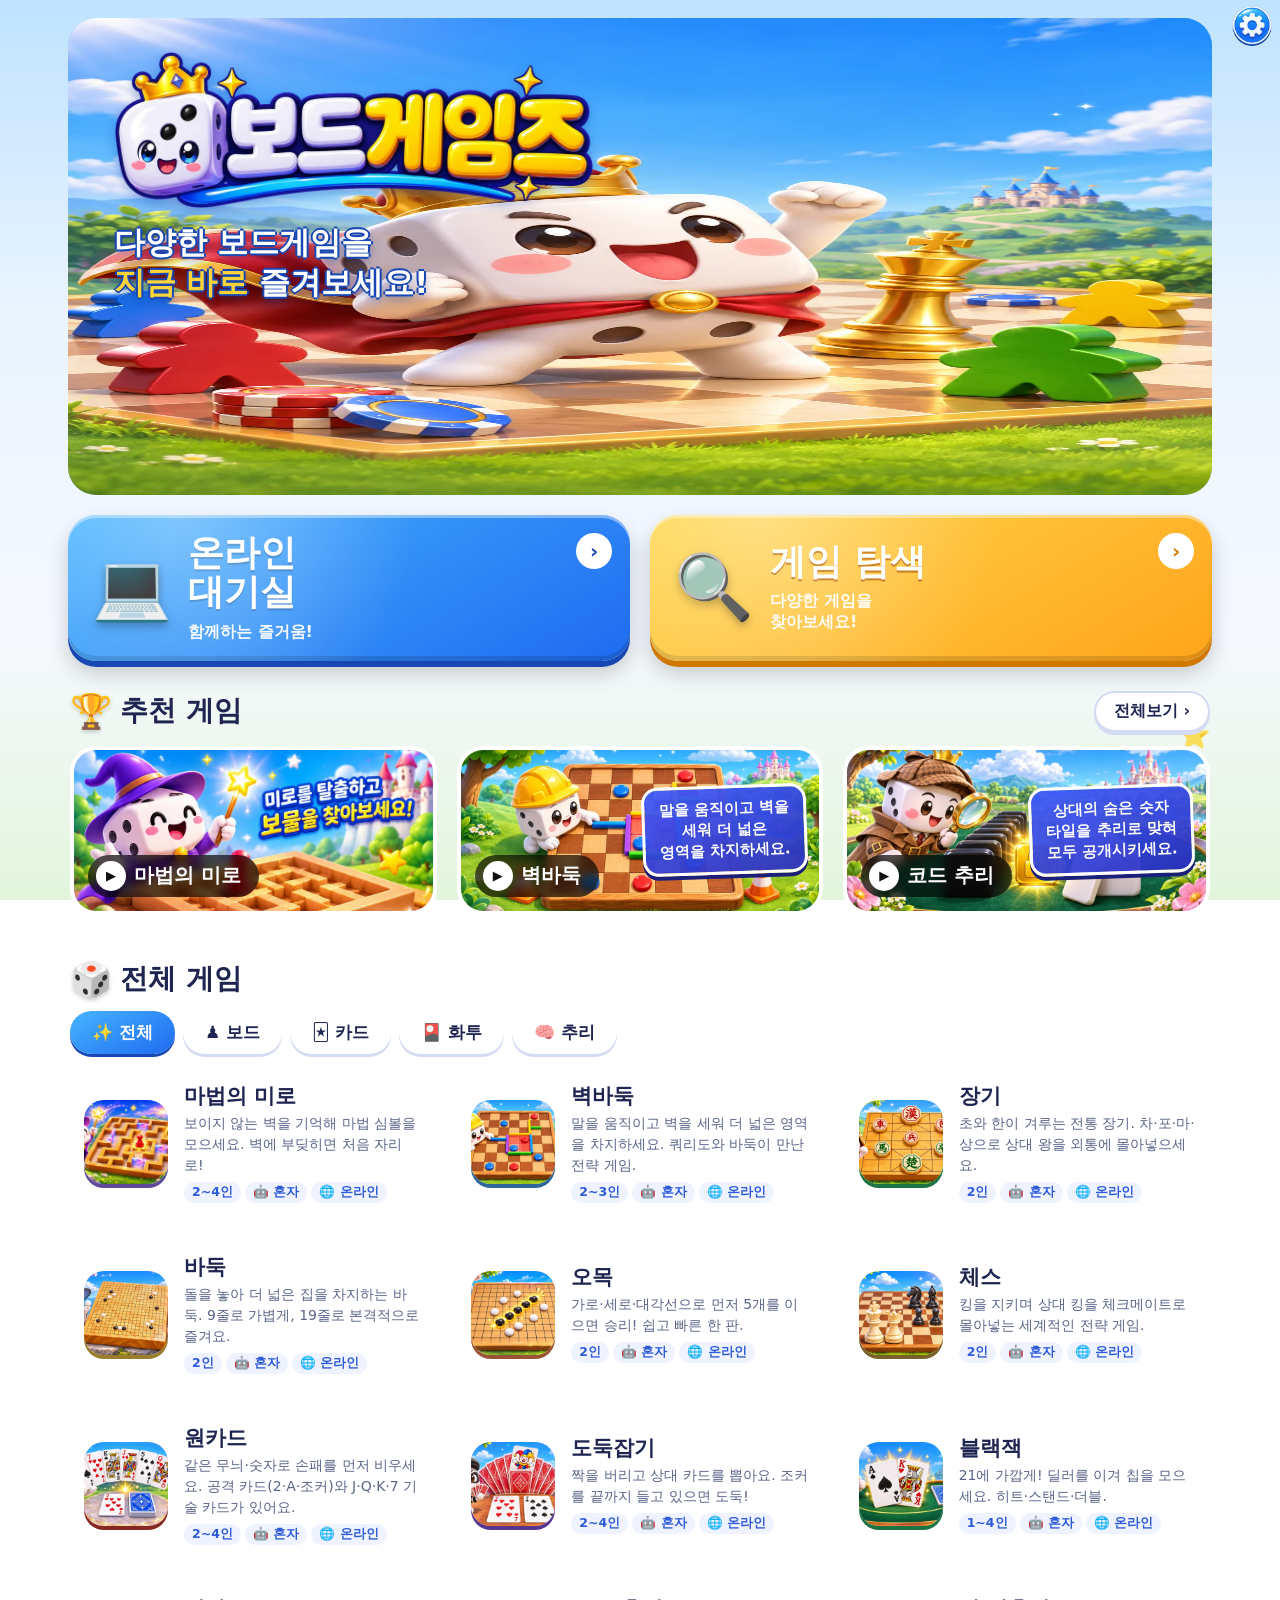
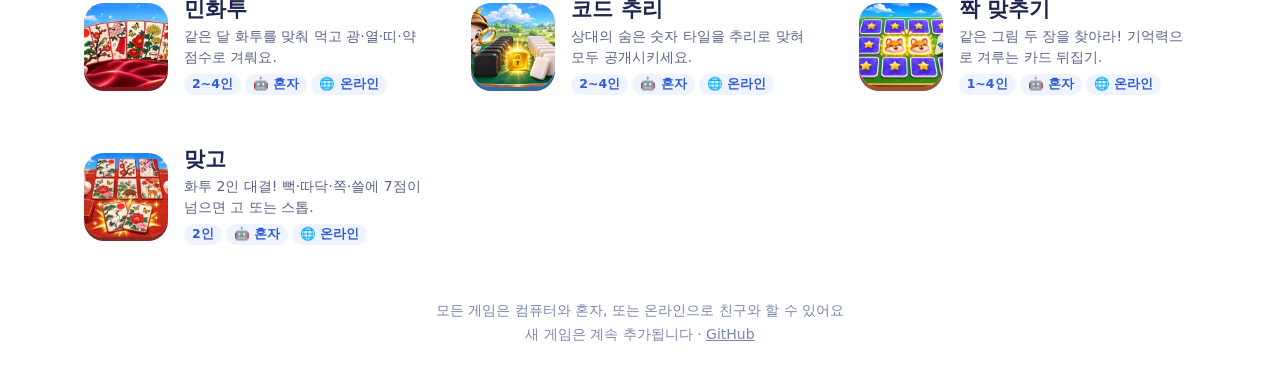
<file: index.html>
<!DOCTYPE html>
<html lang="ko">
<head>
<meta charset="utf-8">
<meta name="viewport" content="width=device-width, initial-scale=1">
<link rel="manifest" href="manifest.json">
<meta name="theme-color" content="#3d9bff">
<meta name="mobile-web-app-capable" content="yes">
<meta name="apple-mobile-web-app-capable" content="yes">
<meta name="apple-mobile-web-app-title" content="보드게임즈">
<link rel="apple-touch-icon" href="icons/apple-touch-icon.png"><link rel="icon" type="image/png" href="icons/favicon.png">
<title>보드게임즈</title>
<link rel="stylesheet" href="theme.css">
<style>
:root{color-scheme:light}
*{box-sizing:border-box;-webkit-tap-highlight-color:transparent}
html,body{margin:0}
body{min-height:100dvh;font-family:"Jua","Apple SD Gothic Neo","Noto Sans KR",system-ui,sans-serif;color:#1d2550;
 background:linear-gradient(180deg,#bfe3ff 0%,#eaf4ff 35%,#f6f9ff 70%,#e3f5dc 100%) fixed;padding-bottom:96px}
.wrap{max-width:760px;margin:0 auto;position:relative}
/* 히어로 */
@keyframes heroIn{from{transform:scale(1.08);opacity:.3}}
.cbtn{width:48px;height:48px;border-radius:50%;border:3px solid #fff;background:linear-gradient(160deg,#4fa3ff,#1f5fd6);color:#fff;font-size:22px;display:grid;place-items:center;cursor:pointer;box-shadow:0 4px 0 #173f99,0 8px 16px #0004;text-decoration:none}
.cbtn:active{transform:translateY(3px);box-shadow:0 1px 0 #173f99}
/* 큰 버튼 */
.acts{display:grid;grid-template-columns:1fr 1fr;gap:12px;padding:16px 14px 6px}
.big{position:relative;border:0;border-radius:24px;padding:16px 12px 14px 10px;word-break:keep-all;min-height:118px;text-align:left;color:#fff;font:inherit;cursor:pointer;overflow:hidden;display:flex;align-items:center;gap:10px;
 box-shadow:inset 0 3px 0 #ffffff66,inset 0 -5px 0 #0002,0 6px 0 var(--sd),0 12px 22px #0003;transition:transform .12s}
.big:active{transform:translateY(4px);box-shadow:inset 0 3px 0 #ffffff66,0 2px 0 var(--sd)}
.big::before{content:"";position:absolute;inset:0;background:radial-gradient(circle at 20% 0%,#ffffff55,transparent 50%);pointer-events:none}
.big .bi{font-size:38px;filter:drop-shadow(0 4px 4px #0004);flex:none;animation:bob 2.4s ease-in-out infinite}
.big b{display:block;font-size:clamp(20px,5.4vw,30px);line-height:1.1;font-weight:900;text-shadow:0 2px 0 #0003}
.big small{display:block;font-size:12.5px;opacity:.95;margin-top:6px;font-weight:700}
.big .ar{position:absolute;right:10px;top:10px;width:28px;height:28px;border-radius:50%;background:#fff;color:var(--sd);display:grid;place-items:center;font-weight:900;font-size:16px}
.big.on{background:linear-gradient(150deg,#46b4ff,#1f6bf0);--sd:#1747b3}
.big.ex{background:linear-gradient(150deg,#ffd84d,#ffa41b);--sd:#d07800;color:#fff}
.big.ex b{color:#fff;text-shadow:0 2px 0 #c46d00}
@keyframes bob{50%{transform:translateY(-5px) rotate(-4deg)}}
/* 섹션 */
.sec{padding:18px 14px 4px}
.sh{display:flex;align-items:center;gap:8px;margin:0 2px 10px}
.sh h2{margin:0;font-size:22px;font-weight:900;color:#1d2550}
.sh .em{font-size:28px;filter:drop-shadow(0 2px 2px #0003)}
.sh .more{margin-left:auto;border:2px solid #d4dcf3;background:#fff;border-radius:999px;padding:6px 14px;font:inherit;font-weight:800;font-size:14px;color:#1d2550;cursor:pointer;box-shadow:0 3px 0 #d4dcf3}
/* 추천 캐러셀 */
.car{display:flex;gap:12px;overflow-x:auto;scroll-snap-type:x mandatory;scrollbar-width:none;padding:4px 2px 10px}
.car::-webkit-scrollbar,.strip::-webkit-scrollbar{display:none}
.feat{flex:0 0 100%;scroll-snap-align:center;position:relative;border-radius:22px;overflow:hidden;aspect-ratio:848/392;text-decoration:none;color:#fff;border:4px solid #fff;background:var(--bg)}
.feat img{width:100%;height:100%;object-fit:cover;display:block;transition:transform .5s}
.feat:hover img{transform:scale(1.05)}
.feat .art,.tile .art{position:absolute;inset:0;display:grid;place-items:center;font-size:84px;background:radial-gradient(circle at 30% 20%,#ffffff66,transparent 45%),repeating-linear-gradient(45deg,#ffffff14 0 14px,transparent 14px 28px),linear-gradient(150deg,color-mix(in srgb,var(--c) 70%,#fff),var(--c) 60%,color-mix(in srgb,var(--c) 60%,#000));text-shadow:0 8px 14px #0005}
.feat .art span,.tile .art span{animation:bob 3s ease-in-out infinite;display:inline-block}
.feat .info{position:absolute;right:12px;top:50%;transform:translateY(-50%) rotate(-2deg);max-width:44%;text-align:center;font-weight:800;font-size:13px;line-height:1.4;color:#fff;background:linear-gradient(160deg,#3d5bffee,#2a2fbfee);border:3px solid #fff;border-radius:16px;padding:8px 10px;box-shadow:0 4px 0 #1a1f7a;word-break:keep-all}
.lbl{position:absolute;left:12px;bottom:12px;display:flex;align-items:center;gap:8px;background:#000000a8;backdrop-filter:blur(4px);border-radius:999px;padding:6px 16px 6px 8px;font-weight:900;font-size:19px;color:#fff}
.lbl i{width:28px;height:28px;border-radius:50%;background:#fff;color:#111;display:grid;place-items:center;font-style:normal;font-size:13px}
.dots{display:flex;justify-content:center;gap:7px;margin-top:2px}
.dots i{width:10px;height:10px;border-radius:999px;background:#c8d2ee;transition:.3s}
.dots i.on{width:28px;background:#2f6bff}
/* 가로 스트립 */
.strip{display:flex;gap:12px;overflow-x:auto;scroll-snap-type:x proximity;scrollbar-width:none;padding:4px 2px 12px}
.tile{flex:0 0 42%;max-width:220px;scroll-snap-align:start;position:relative;aspect-ratio:276/190;border-radius:20px;overflow:hidden;border:4px solid #fff;text-decoration:none;color:#fff}
.tile img{width:100%;height:100%;object-fit:cover;display:block}
.tile .art{font-size:58px}
.tile .lbl{font-size:15px;padding:4px 12px 4px 5px;left:8px;bottom:8px}.tile .lbl i{width:22px;height:22px;font-size:10px}
.tile:active,.feat:active,.card:active{transform:scale(.97)}
/* 전체 목록 */
.chips{display:flex;gap:8px;overflow-x:auto;scrollbar-width:none;padding:2px 2px 12px}
.chips button{flex:none;border:0;border-radius:999px;padding:8px 16px;font:inherit;font-weight:800;font-size:15px;background:#fff;color:#1d2550;box-shadow:0 3px 0 #d4dcf3;cursor:pointer}
.chips button.on{background:linear-gradient(150deg,#46b4ff,#1f6bf0);color:#fff;box-shadow:0 3px 0 #1747b3}
#grid{display:grid;grid-template-columns:repeat(auto-fill,minmax(220px,1fr));gap:12px}
.card{display:flex;gap:12px;align-items:center;background:#fff;border-radius:20px;padding:12px;text-decoration:none;color:#1d2550;transition:transform .12s}
.card .ci{flex:none;width:64px;height:64px;border-radius:16px;display:grid;place-items:center;font-size:36px;background:linear-gradient(150deg,color-mix(in srgb,var(--c) 55%,#fff),var(--c));box-shadow:inset 0 2px 0 #ffffff88,0 4px 0 color-mix(in srgb,var(--c) 60%,#000);overflow:hidden}
.card .ci img{width:100%;height:100%;object-fit:cover}
.card b{font-size:18px;font-weight:900;display:block}
.card p{margin:3px 0 6px;font-size:12.5px;color:#5a6488;line-height:1.4;font-family:system-ui,sans-serif}
.card .tg{display:flex;flex-wrap:wrap;gap:4px}
.card .tg span{font-size:11px;font-weight:800;background:#eef3ff;color:#2f5bd8;border-radius:999px;padding:2px 8px}
footer{margin:22px 0 0;text-align:center;font-size:12px;color:#7a86ab;line-height:1.7;font-family:system-ui,sans-serif}
footer a{color:inherit}
/* 하단 탭 */
nav{position:fixed;left:50%;bottom:10px;transform:translateX(-50%);width:min(94%,720px);display:grid;grid-template-columns:repeat(4,1fr);background:#ffffffee;backdrop-filter:blur(10px);border-radius:28px;box-shadow:0 8px 26px #2a4a9a40,inset 0 0 0 2px #fff;z-index:50;padding:6px 4px 4px}
nav button{border:0;background:none;font:inherit;font-weight:800;font-size:13px;color:#5f6b91;display:flex;flex-direction:column;align-items:center;gap:1px;padding:6px 0;cursor:pointer;position:relative}
nav button span{font-size:25px;transition:transform .2s}
nav button.on{color:#1f6bf0}nav button.on span{transform:translateY(-3px) scale(1.12)}
nav button.on::after{content:"";position:absolute;bottom:-1px;width:40%;height:4px;border-radius:4px;background:#1f6bf0}
.sparkle{position:fixed;pointer-events:none;z-index:-1;font-size:26px;animation:tw 3s ease-in-out infinite;opacity:.8}
.hd{position:fixed;inset:0;z-index:90;display:grid;place-items:center;padding:16px;background:#0c1c5a99}
.hd[hidden]{display:none}
.hdc{width:min(100%,480px);padding:22px;color:#fff;border:3px solid #a592ff;border-radius:28px;background:linear-gradient(180deg,#6a4ee0,#3b2490 55%,#2c1a78);box-shadow:0 0 0 3px #2a1a6b,0 18px 60px #0b0640aa}
.hdc h2{margin:0 0 10px;text-shadow:0 2px 0 #2a1a6b,0 0 14px #9b86ff}
.hdc ol{margin:0 0 16px;padding-left:1.3em;color:#e4dcff;line-height:1.65;font-family:system-ui,sans-serif}
.hdc li+li{margin-top:6px}.hdc li b{color:#fff}
.hdc button{width:100%;border:0;border-radius:999px;padding:13px;font:inherit;font-weight:900;font-size:17px;color:#fff;background:linear-gradient(180deg,#b79bff,#6a3df0);border-bottom:5px solid #3a1fa0;cursor:pointer}
@keyframes tw{50%{transform:scale(.6) rotate(25deg);opacity:.3}}
@media (max-width:480px){.big .ar{display:none}}
@media (min-width:700px){.car{overflow:visible;scroll-snap-type:none;cursor:auto}.feat{flex:1 1 0;min-width:0;border-width:3px}.feat .info{display:none}.feat .lbl{font-size:15px;padding:4px 12px 4px 5px;left:8px;bottom:8px}.feat .lbl i{width:22px;height:22px;font-size:10px}.dots{display:none}.tile{flex-basis:30%}}
.car{cursor:grab}.car.drag{cursor:grabbing;scroll-snap-type:none;scroll-behavior:auto}
/* 메인 이미지를 배경으로 깔고 그 위에 큰 버튼 2개를 걸쳐 놓음 */
/* ===== 반응형 히어로: 스마트폰(세로 그림) / 태블릿·PC(가로 그림) — 그림은 자르지 않고 비율 그대로, 제목은 글자라서 잘리지 않음 ===== */
.hero{position:relative;overflow:hidden;border-radius:0 0 28px 28px;background:#7cc4ff}
.hero picture,.hero-art{display:block;width:100%}
.hero-art{height:auto;aspect-ratio:1080/1350;animation:heroIn .9s cubic-bezier(.2,1.2,.4,1)}
.hero-copy{position:absolute;left:5%;top:4%;width:62%;z-index:1}
.hero .logo{margin:0}
.hero .logo img{display:block;width:100%;max-width:320px;height:auto;filter:drop-shadow(0 4px 6px #1b4fb866)}
.hero .tag{margin:8px 0 0;color:#fff;font-size:clamp(15px,4.6vw,22px);line-height:1.3;font-weight:900;text-shadow:0 2px 0 #1747b3,2px 0 0 #1747b3,-2px 0 0 #1747b3,0 -2px 0 #1747b3,0 4px 10px #0b2f8a88;word-break:keep-all}
.hero .tag b{color:#ffd43b}
.acts{position:relative;z-index:2;margin-top:-38px}
@media (min-width:700px){
 .wrap{max-width:900px}
 .hero{border-radius:28px;margin:14px 14px 0}
 .hero-art{aspect-ratio:2400/1000}
 .hero-copy{left:4%;top:7%;width:44%}
 .hero .logo img{max-width:380px}
 .hero .tag{font-size:clamp(16px,2.6vw,26px)}
 .acts{margin-top:16px;padding:0 14px;grid-template-columns:repeat(2,minmax(0,1fr))}
}
@media (min-width:1024px){
 .hero{margin:0}
 .hero .logo img{max-width:480px}
 .hero .tag{font-size:clamp(22px,2.4vw,34px);margin-top:14px}
 .acts{margin-top:20px;padding:0;grid-template-columns:repeat(2,minmax(0,1fr));gap:20px}
}
/* PC 화면(넓은 화면)용 배치: 왼쪽 큰 히어로 + 오른쪽 큰 버튼 2개, 아래로 추천 3개·전체 게임 3열 */
@media (min-width:1024px){
 body{padding-bottom:40px}
 nav{display:none}
 #bgMenuBtn{display:block;width:40px;height:40px;opacity:.9}
 .wrap{max-width:1200px;padding:18px 28px 0}
 .big{min-height:124px;padding:18px 24px;gap:16px;border-radius:28px}
 .big .bi{font-size:64px}
 .big b{font-size:clamp(28px,2.8vw,40px)}
 .big small{font-size:16px;margin-top:10px}
 .big .ar{width:36px;height:36px;font-size:20px;right:18px;top:18px}
 .sec{padding:30px 0 4px}
 .sh h2{font-size:28px}
 .sh .em{font-size:34px}
 .sh .more{font-size:16px;padding:8px 18px}
 .car{gap:20px}
 .feat{border-width:4px;border-radius:26px}
 .feat .info{display:block;font-size:15px;max-width:46%;padding:10px 14px}
 .feat .lbl{font-size:20px;padding:6px 18px 6px 8px;left:14px;bottom:14px}
 .feat .lbl i{width:30px;height:30px;font-size:13px}
 .sec:has(#strip){display:none}
 .chips button{font-size:17px;padding:10px 22px}
 #grid{grid-template-columns:repeat(3,minmax(0,1fr));gap:18px}
 .card{padding:16px;gap:16px;border-radius:24px}
 .card .ci{width:84px;height:84px;font-size:44px;border-radius:20px}
 .card b{font-size:21px}
 .card p{font-size:14px;line-height:1.5}
 .card .tg span{font-size:12.5px}
 footer{font-size:14px;margin-top:34px}
 nav{width:min(94%,620px)}
}
@media (min-width:1500px){#grid{grid-template-columns:repeat(4,minmax(0,1fr))}}
/* 설치 안내 */
#inst{position:fixed;left:50%;bottom:96px;bottom:calc(96px + env(safe-area-inset-bottom,0px));transform:translate(-50%,calc(100% + 140px));visibility:hidden;opacity:0;pointer-events:none;width:min(94%,560px);z-index:60;background:#fff;border-radius:24px;padding:14px;box-shadow:0 14px 40px #1a3a8a55,inset 0 0 0 2px #fff;display:flex;gap:12px;align-items:center;transition:transform .5s cubic-bezier(.2,1.3,.4,1),opacity .3s,visibility 0s .5s}
#inst.show{transform:translate(-50%,0);visibility:visible;opacity:1;pointer-events:auto;transition:transform .5s cubic-bezier(.2,1.3,.4,1),opacity .3s,visibility 0s}
#inst img{width:62px;height:62px;border-radius:16px;flex:none;box-shadow:0 4px 10px #0003;animation:bob 2.4s ease-in-out infinite}
#inst .tx{flex:1;min-width:0}
#inst b{display:block;font-size:17px;font-weight:900;color:#1d2550}
#inst p b{display:inline;font-size:inherit;color:#1f6bf0}
#inst p{margin:3px 0 0;font:600 12.5px/1.45 system-ui,sans-serif;color:#5a6488}
#inst .bt{display:flex;flex-direction:column;gap:6px;flex:none}
#inst button{border:0;border-radius:14px;font:inherit;font-weight:900;cursor:pointer;padding:10px 14px;font-size:15px}
#inst .ok{background:linear-gradient(150deg,#46b4ff,#1f6bf0);color:#fff;box-shadow:0 3px 0 #1747b3}
#inst .no{background:none;color:#8a93b5;font-size:12px;padding:2px;white-space:nowrap}
#inst .ios{display:inline-flex;align-items:center;justify-content:center;width:20px;height:20px;border-radius:5px;background:#e8f0ff;color:#1f6bf0;font-size:13px;vertical-align:-4px}
</style>
</head>
<body>
<div class="hd" id="homeRules" hidden role="dialog" aria-modal="true" aria-labelledby="homeRulesT">
 <div class="hdc"><h2 id="homeRulesT">이용 방법</h2>
  <ol><li><b>게임 탐색</b>에서 하고 싶은 게임을 골라요.</li>
  <li>게임 시작 화면에서 <b>혼자</b>(컴퓨터와) · <b>여럿이서</b> · <b>온라인</b> 중에 골라요.</li>
  <li><b>온라인 대기실</b>에서는 방을 만들어 친구와 여러 게임을 돌려 가며 해요.</li>
  <li>위쪽 버튼: 🏠 홈 · ⛶ 전체화면 · 🔊 소리 · ❓ 규칙 · ↻ 새 게임. <b>어느 화면에서나 같은 자리</b>에 있어요.</li></ol>
  <button type="button" id="homeRulesClose">알겠어요</button></div>
</div>
<div class="wrap">
 <header class="hero" id="top">
  <picture><source media="(min-width:700px)" srcset="img/hero_wide.webp"><img class="hero-art" src="img/hero_phone.webp" alt="" width="1080" height="1350" fetchpriority="high"></picture>
  <div class="hero-copy">
   <h1 class="logo"><img src="img/logo.webp" alt="보드게임즈" width="1000" height="350"></h1>
   <p class="tag">다양한 보드게임을<br><b>지금 바로</b> 즐겨보세요!</p>
  </div>
 </header>
 <div class="acts">
  <button class="big on" id="hubOnline"><span class="bi">💻</span><span><b>온라인<br>대기실</b><small>함께하는 즐거움!</small></span><span class="ar">›</span></button>
  <button class="big ex" id="explore"><span class="bi">🔍</span><span><b>게임 탐색</b><small>다양한 게임을<br>찾아보세요!</small></span><span class="ar">›</span></button>
 </div>
 <section class="sec">
  <div class="sh"><span class="em">🏆</span><h2>추천 게임</h2><button class="more" data-go="all">전체보기 ›</button></div>
  <div class="car" id="car"></div><div class="dots" id="dots"></div>
 </section>
 <section class="sec">
  <div class="sh"><span class="em">🎮</span><h2>더 많은 게임들</h2></div>
  <div class="strip" id="strip"></div>
 </section>
 <section class="sec" id="all">
  <div class="sh"><span class="em">🎲</span><h2>전체 게임</h2></div>
  <div class="chips" id="chips"></div>
  <main id="grid"></main>
 </section>
 <footer id="about">모든 게임은 컴퓨터와 혼자, 또는 온라인으로 친구와 할 수 있어요<br>새 게임은 계속 추가됩니다 · <a href="https://github.com/kjt7942/boardGames">GitHub</a></footer>
</div>
<div id="inst" role="dialog" aria-live="polite"><img src="icons/icon-192.png" alt=""><div class="tx"><b id="instT">앱으로 설치하기</b><p id="instP"></p></div><div class="bt"><button class="ok" id="instOk">설치</button><button class="no" id="instNo">나중에</button><button class="no" id="instHave">이미 설치했어요</button></div></div>
<button id="bgMenuBtn" type="button" title="메뉴" aria-label="메뉴" hidden></button>
<nav id="nav">
 <button class="on" data-go="top"><span>🏠</span>홈</button>
 <button data-go="all"><span>🎲</span>전체 게임</button>
 <button data-act="online"><span>🌐</span>온라인</button>
 <button id="optBtn" type="button"><span>⚙️</span>옵션</button>
</nav>
<script src="fx.js"></script>
<script src="menu.js"></script>
<script src="firebase-config.js"></script>
<script src="net.js"></script>
<script>
const GAMES=[
  {path:"magic-labyrinth/",ban:"img/ban_maze.webp",cat:"보드",img:"img/th_maze.webp",icon:"🧙",name:"마법의 미로",sub:"The Magic Labyrinth",color:"#9d7cff",
   desc:"보이지 않는 벽을 기억해 마법 심볼을 모으세요. 벽에 부딪히면 처음 자리로!",
   tags:["1인 가능 🤖","온라인 🌐","2~4인","기억력","주사위","20분"]},
  {path:"wall-go/",cat:"보드",img:"img/th_wallgo.webp",ban:"img/ban_wallgo.webp",icon:"🧱",name:"벽바둑",sub:"Wall Go · 데블스 플랜",color:"#4dabff",
   desc:"말을 움직이고 벽을 세워 더 넓은 영역을 차지하세요. 쿼리도와 바둑이 만난 전략 게임.",
   tags:["1인 가능 🤖","온라인 🌐","2~3인","전략","영역 싸움","15분"]},
  {path:"janggi/",cat:"보드",img:"img/th_janggi.webp",ban:"img/ban_janggi.webp",icon:"♟️",name:"장기",sub:"Janggi · 한국 전통 장기",color:"#2fbf71",
   desc:"초와 한이 겨루는 전통 장기. 차·포·마·상으로 상대 왕을 외통에 몰아넣으세요.",
   tags:["1인 가능 🤖","온라인 🌐","2인","전략","전통","20분"]},
  {path:"baduk/",cat:"보드",img:"img/th_baduk.webp",ban:"img/ban_baduk.webp",icon:"⚫",name:"바둑",sub:"Baduk · 9·13·19줄",color:"#ffd24d",
   desc:"돌을 놓아 더 넓은 집을 차지하는 바둑. 9줄로 가볍게, 19줄로 본격적으로 즐겨요.",
   tags:["1인 가능 🤖","온라인 🌐","2인","전략","전통","20분"]},
  {path:"omok/",cat:"보드",img:"img/th_omok.webp",ban:"img/ban_omok.webp",icon:"⚪",name:"오목",sub:"Omok · 15·19줄",color:"#ff8a5c",
   desc:"가로·세로·대각선으로 먼저 5개를 이으면 승리! 쉽고 빠른 한 판.",
   tags:["1인 가능 🤖","온라인 🌐","2인","전략","10분"]},
  {path:"chess/",cat:"보드",img:"img/th_chess.webp",ban:"img/ban_chess.webp",icon:"♞",name:"체스",sub:"Chess · 캐슬링·앙파상 지원",color:"#c9a14a",
   desc:"킹을 지키며 상대 킹을 체크메이트로 몰아넣는 세계적인 전략 게임.",
   tags:["1인 가능 🤖","온라인 🌐","2인","전략","20분"]},
  {path:"onecard/",cat:"카드",img:"img/th_onecard.webp",ban:"img/ban_onecard.webp",icon:"🃏",name:"원카드",sub:"One Card · 트럼프",color:"#e0453a",
   desc:"같은 무늬·숫자로 손패를 먼저 비우세요. 공격 카드(2·A·조커)와 J·Q·K·7 기술 카드가 있어요.",
   tags:["1인 가능 🤖","온라인 🌐","2~4인","카드","10분"]},
  {path:"thief/",cat:"카드",img:"img/th_thief.webp",ban:"img/ban_thief.webp",icon:"🦹",name:"도둑잡기",sub:"Old Maid · 트럼프",color:"#8e5cf0",
   desc:"짝을 버리고 상대 카드를 뽑아요. 조커를 끝까지 들고 있으면 도둑!",
   tags:["1인 가능 🤖","온라인 🌐","2~4인","카드","운","5분"]},
  {path:"blackjack/",cat:"카드",img:"img/th_blackjack.webp",ban:"img/ban_blackjack.webp",icon:"♠️",name:"블랙잭",sub:"Blackjack · 8판 승부",color:"#2fbf71",
   desc:"21에 가깝게! 딜러를 이겨 칩을 모으세요. 히트·스탠드·더블.",
   tags:["1인 가능 🤖","온라인 🌐","1~4인","카드","15분"]},
  {path:"minhwatu/",cat:"화투",img:"img/th_minhwatu.webp",ban:"img/ban_minhwatu.webp",icon:"🎴",name:"민화투",sub:"Minhwatu · 화투",color:"#d8283b",
   desc:"같은 달 화투를 맞춰 먹고 광·열·띠·약 점수로 겨뤄요.",
   tags:["1인 가능 🤖","온라인 🌐","2~4인","화투","10분"]},
  {path:"codebreak/",cat:"추리",img:"img/th_codebreak.webp",ban:"img/ban_codebreak.webp",icon:"🔐",name:"코드 추리",sub:"숨은 숫자 타일 추리",color:"#5ab0ff",
   desc:"상대의 숨은 숫자 타일을 추리로 맞혀 모두 공개시키세요.",
   tags:["1인 가능 🤖","온라인 🌐","2~4인","추리","15분"]},
  {path:"memory/",cat:"추리",img:"img/th_memory.webp",ban:"img/ban_memory.webp",icon:"🐾",name:"짝 맞추기",sub:"Memory Match",color:"#ff8a5c",
   desc:"같은 그림 두 장을 찾아라! 기억력으로 겨루는 카드 뒤집기.",
   tags:["1인 가능 🤖","온라인 🌐","1~4인","기억력","10분"]},
  {path:"matgo/",cat:"화투",img:"img/th_matgo.webp",ban:"img/ban_matgo.webp",icon:"🌸",name:"맞고",sub:"Matgo · 2인 화투",color:"#e0453a",
   desc:"화투 2인 대결! 뻑·따닥·쪽·쓸에 7점이 넘으면 고 또는 스톱.",
   tags:["1인 가능 🤖","온라인 🌐","2인","화투","10분"]},
];
const HUBG=[
 {k:"janggi",icon:"♟️",name:"장기",np:[2]},{k:"baduk",icon:"⚫",name:"바둑",np:[2]},
 {k:"omok",icon:"⚪",name:"오목",np:[2]},{k:"chess",icon:"♞",name:"체스",np:[2]},
 {k:"magic-labyrinth",icon:"🧙",name:"마법의 미로",np:[2,3,4]},{k:"wall-go",icon:"🧱",name:"벽바둑",np:[2,3]},
 {k:"onecard",icon:"🃏",name:"원카드",np:[2,3,4]},{k:"thief",icon:"🦹",name:"도둑잡기",np:[2,3,4]},
 {k:"blackjack",icon:"♠️",name:"블랙잭",np:[2,3,4]},{k:"minhwatu",icon:"🎴",name:"민화투",np:[2,3,4]},{k:"matgo",icon:"🌸",name:"맞고",np:[2]},
 {k:"codebreak",icon:"🔐",name:"코드 추리",np:[2,3,4]},{k:"memory",icon:"🐾",name:"짝 맞추기",np:[2,3,4]}];
const $=s=>document.querySelector(s),FXon=()=>window.FX&&FX.on;
const tap=()=>{if(window.FX)FX.sfx("tap")};
const openHub=()=>{tap();BGNet.open({hub:true,game:"*",title:"대기실",games:HUBG,sizes:[{np:2,label:"2인"},{np:3,label:"3인"},{np:4,label:"4인"}],onStart(){},onClose(){}})};
$("#hubOnline").onclick=openHub;
const pl=g=>(g.tags.find(t=>/인$/.test(t))||"");
const art=g=>g.img?`<img src="${g.img}" alt="" loading="lazy">`:`<div class="art"><span>${g.icon}</span></div>`;
// 추천
const FEAT=["magic-labyrinth/","wall-go/","codebreak/"].map(p=>GAMES.find(g=>g.path===p));
$("#car").innerHTML=FEAT.map(g=>`<a class="feat" href="${g.path}" style="--c:${g.color}">${g.ban?`<img src="${g.ban}" alt="" loading="lazy">`:art(g)}${g.ban&&g.path!=="magic-labyrinth/"?`<div class="info">${g.desc.split(/(?<=[.!])\s/)[0]}</div>`:""}<span class="lbl"><i>▶</i>${g.name}</span></a>`).join("");
$("#dots").innerHTML=FEAT.map((_,i)=>`<i class="${i?"":"on"}"></i>`).join("");
const car=$("#car");let ci=0;
car.addEventListener("scroll",()=>{const w=car.firstElementChild.getBoundingClientRect().width+12,i=Math.round(car.scrollLeft/w);if(i!==ci){ci=i;[...$("#dots").children].forEach((d,k)=>d.classList.toggle("on",k===i))}},{passive:true});
let auto=setInterval(()=>{if(innerWidth>=700)return;const w=car.firstElementChild.getBoundingClientRect().width+12;car.scrollTo({left:((ci+1)%FEAT.length)*w,behavior:"smooth"})},4500);
car.addEventListener("pointerdown",()=>clearInterval(auto),{once:true});
// 마우스로도 끌어서 넘기기 (터치는 기본 스크롤 스냅)
car.addEventListener("pointerdown",e=>{if(e.pointerType!=="mouse"||innerWidth>=700)return;const x0=e.clientX,l0=car.scrollLeft;let moved=0;car.classList.add("drag");
  const mv=m=>{moved=Math.abs(m.clientX-x0);car.scrollLeft=l0-(m.clientX-x0)};
  const up=()=>{removeEventListener("pointermove",mv);removeEventListener("pointerup",up);car.classList.remove("drag");const w=car.firstElementChild.getBoundingClientRect().width+12;car.scrollTo({left:Math.round(car.scrollLeft/w)*w,behavior:"smooth"});if(moved>6)car.addEventListener("click",ev=>ev.preventDefault(),{once:true,capture:true})};
  addEventListener("pointermove",mv);addEventListener("pointerup",up)});
// 더 많은 게임
$("#strip").innerHTML=GAMES.filter(g=>!FEAT.includes(g)).concat(FEAT.slice(1,4)).map(g=>`<a class="tile" href="${g.path}" style="--c:${g.color}">${art(g)}<span class="lbl"><i>▶</i>${g.name}</span></a>`).join("");
// 전체
const CATS=["전체","보드","카드","화투","추리"];let cat="전체";
function grid(){
  $("#chips").innerHTML=CATS.map(c=>`<button class="${c===cat?"on":""}" data-c="${c}">${{전체:"✨",보드:"♟️",카드:"🃏",화투:"🎴",추리:"🧠"}[c]} ${c}</button>`).join("");
  $("#grid").innerHTML=GAMES.filter(g=>cat==="전체"||g.cat===cat).map(g=>`<a class="card" href="${g.path}" style="--c:${g.color}"><div class="ci">${g.img?`<img src="${g.img}" alt="">`:g.icon}</div><div><b>${g.name}</b><p>${g.desc}</p><div class="tg"><span>${pl(g)}</span><span>🤖 혼자</span><span>🌐 온라인</span></div></div></a>`).join("");
}
grid();
$("#chips").onclick=e=>{const b=e.target.closest("button");if(!b)return;cat=b.dataset.c;tap();grid()};
// 이동
const go=id=>{tap();document.getElementById(id).scrollIntoView({behavior:"smooth",block:"start"})};
document.querySelectorAll("[data-go]").forEach(b=>b.addEventListener("click",()=>go(b.dataset.go)));
$("#explore").onclick=()=>go("all");
const hr=$("#homeRules");const showRules=()=>{hr.hidden=false;$("#homeRulesClose").focus()};
$("#homeRulesClose").onclick=()=>{hr.hidden=true};hr.addEventListener("click",e=>{if(e.target===hr)hr.hidden=true});
addEventListener("keydown",e=>{if(e.key==="Escape")hr.hidden=true});
$("[data-act=online]").onclick=openHub;
const secs=["top","all","about"],navB=[...document.querySelectorAll("nav button")];
addEventListener("scroll",()=>{const y=scrollY+innerHeight*.4;let k=0;if(y>$("#all").offsetTop)k=1;navB.forEach((b,i)=>b.classList.toggle("on",i===k))},{passive:true});
// 하단 메뉴 시트(옵션 탭)
BGMenu.set({home:()=>go("top"),snd:()=>{if(window.FX){FX.on=!FX.on;tap()}},sndOn:()=>!!FXon(),rules:showRules,newGame:()=>go("all")});
$("#optBtn").onclick=$("#bgMenuBtn").onclick=()=>{tap();BGMenu.open()};
document.addEventListener("click",e=>{const a=e.target.closest("a.feat,a.tile,a.card");if(a&&window.FX){FX.sfx("card");const r=a.getBoundingClientRect();FX.burst(r.left+r.width/2,r.top+r.height/2,{n:16,color:["#ffd24d","#fff","#46b4ff"],speed:5,g:.1,size:4,life:30,shape:"star"})}});
// 반짝이
[["8%","62%","✨"],["88%","48%","⭐"],["6%","88%","✨"],["92%","80%","⭐"]].forEach(([x,y,t],i)=>{const e=document.createElement("div");e.className="sparkle";e.textContent=t;e.style.left=x;e.style.top=y;e.style.animationDelay=i*.7+"s";document.body.appendChild(e)});
</script>
<script>
// ── 앱 설치 안내 (설치 안 된 스마트폰에서만) ──
(function(){
  const $=s=>document.querySelector(s),ua=navigator.userAgent;
  const mm=q=>matchMedia("(display-mode: "+q+")").matches;
  let flag=false;try{flag=localStorage.getItem("bgInstalled")==="1"}catch(e){}
  const appRun=mm("standalone")||mm("fullscreen")||mm("minimal-ui")||mm("window-controls-overlay")||navigator.standalone===true
    ||/[?&]app=1/.test(location.search)||document.referrer.startsWith("android-app://");
  if(appRun){try{localStorage.setItem("bgInstalled","1")}catch(e){}}

  const mobile=/Android|iPhone|iPad|iPod/i.test(ua)||(navigator.maxTouchPoints>1&&/Macintosh/.test(ua));
  if(appRun||!mobile)return;
  let have=0;try{have=+localStorage.getItem("bgInstHave")||0}catch(e){}
  if(Date.now()-have<30*864e5)return; // '이미 설치했어요'는 30일간 존중
  try{const t=+localStorage.getItem("bgInstNo")||0;if(Date.now()-t<3*864e5)return}catch(e){}
  const ios=/iPhone|iPad|iPod/i.test(ua)||(navigator.maxTouchPoints>1&&/Macintosh/.test(ua));
  const kakao=/KAKAOTALK/i.test(ua),inApp=kakao||/NAVER|Instagram|FBAN|FBAV|Line\/|DaumApps|everytimeApp|BAND/i.test(ua);
  const box=$("#inst"),T=$("#instT"),P=$("#instP"),ok=$("#instOk"),no=$("#instNo");
  let blocked=false;
  if(navigator.getInstalledRelatedApps)navigator.getInstalledRelatedApps().then(a=>{if(a&&a.length){blocked=true;box.classList.remove("show")}else if(flag&&!dp){flag=false;try{localStorage.removeItem("bgInstalled")}catch(e){}}}).catch(()=>{});
  const show=()=>setTimeout(()=>{if(!blocked&&!mm("standalone")&&!mm("fullscreen"))box.classList.add("show")},1200);
  const hide=()=>box.classList.remove("show");
  no.onclick=()=>{hide();try{localStorage.setItem("bgInstNo",Date.now())}catch(e){}};
  $("#instHave").onclick=()=>{hide();try{localStorage.setItem("bgInstHave",Date.now())}catch(e){}};
  let dp=null;
  if(inApp){
    T.textContent="브라우저에서 열어 설치하기";
    P.textContent=(kakao?"카카오톡":"앱 안의")+" 브라우저에서는 설치할 수 없어요. "+(ios?"사파리":"크롬")+"으로 열면 홈 화면에 앱으로 설치할 수 있어요.";
    ok.textContent="열기";
    ok.onclick=()=>{const u=location.href;
      if(kakao)location.href="kakaotalk://web/openExternal?url="+encodeURIComponent(u);
      else if(!ios)location.href="intent://"+u.replace(/^https?:\/\//,"")+"#Intent;scheme=https;package=com.android.chrome;end";
      else{P.innerHTML="오른쪽 아래 <b>⋯</b> 메뉴에서 <b>Safari로 열기</b>를 눌러 주세요.";ok.style.display="none"}};
    show();return;
  }
  if(ios){
    T.textContent="홈 화면에 추가하기";
    P.innerHTML='사파리 아래쪽 <span class="ios">⬆</span> 공유 버튼 → <b>홈 화면에 추가</b>를 누르면 앱처럼 전체 화면으로 즐길 수 있어요.';
    ok.textContent="알겠어요";ok.onclick=no.onclick;show();return;
  }
  // 안드로이드 크롬·삼성 인터넷: 설치 창 바로 띄우기
  P.textContent="홈 화면에 아이콘이 생기고, 전체 화면·오프라인으로 바로 즐길 수 있어요.";
  addEventListener("beforeinstallprompt",e=>{e.preventDefault();dp=e;flag=false;try{localStorage.removeItem("bgInstalled")}catch(e){}show()});
  const sam=/SamsungBrowser/i.test(ua);
  function manual(){ // 설치 창이 안 뜨는 경우: 직접 하는 방법 안내
    T.textContent="메뉴에서 설치해 주세요";
    P.innerHTML=sam?"화면 아래 <b>≡</b> 메뉴 → <b>현재 페이지 추가</b> → <b>홈 화면</b>을 누르세요. 주소창의 <b>⬇ 설치</b> 아이콘이 보이면 그걸 눌러도 돼요."
      :"오른쪽 위 <b>⋮</b> 메뉴 → <b>앱 설치</b> 또는 <b>홈 화면에 추가</b>를 누르세요.";
    ok.textContent="알겠어요";ok.onclick=()=>hide();box.classList.add("show");
  }
  ok.onclick=async()=>{
    const d=dp;dp=null;if(!d)return manual();
    try{
      await d.prompt();
      const r=await Promise.race([d.userChoice,new Promise(res=>setTimeout(()=>res(null),3000))]);
      if(!r)return manual();
      hide();if(r.outcome!=="accepted")try{localStorage.setItem("bgInstNo",Date.now())}catch(e){}
    }catch(e){manual()}
  };
  addEventListener("appinstalled",()=>{hide();try{localStorage.setItem("bgInstalled","1")}catch(e){}if(window.FX){FX.sfx("win");FX.confetti();FX.banner("설치 완료!","#1f6bf0","홈 화면에서 실행해 보세요")}});
  // 설치 창 이벤트가 안 오는 브라우저(파이어폭스 등)는 메뉴 안내
  setTimeout(()=>{if(!dp&&!flag&&!box.classList.contains("show")){T.textContent="앱으로 설치하기";P.innerHTML="브라우저 메뉴 <b>⋮</b> → <b>홈 화면에 추가</b> 또는 <b>앱 설치</b>를 눌러 주세요.";ok.textContent="알겠어요";ok.onclick=no.onclick;show()}},6000);
})();
</script>
<script>if("serviceWorker" in navigator)addEventListener("load",()=>navigator.serviceWorker.register("sw.js").catch(()=>{}));</script>
</body>
</html>
</file>
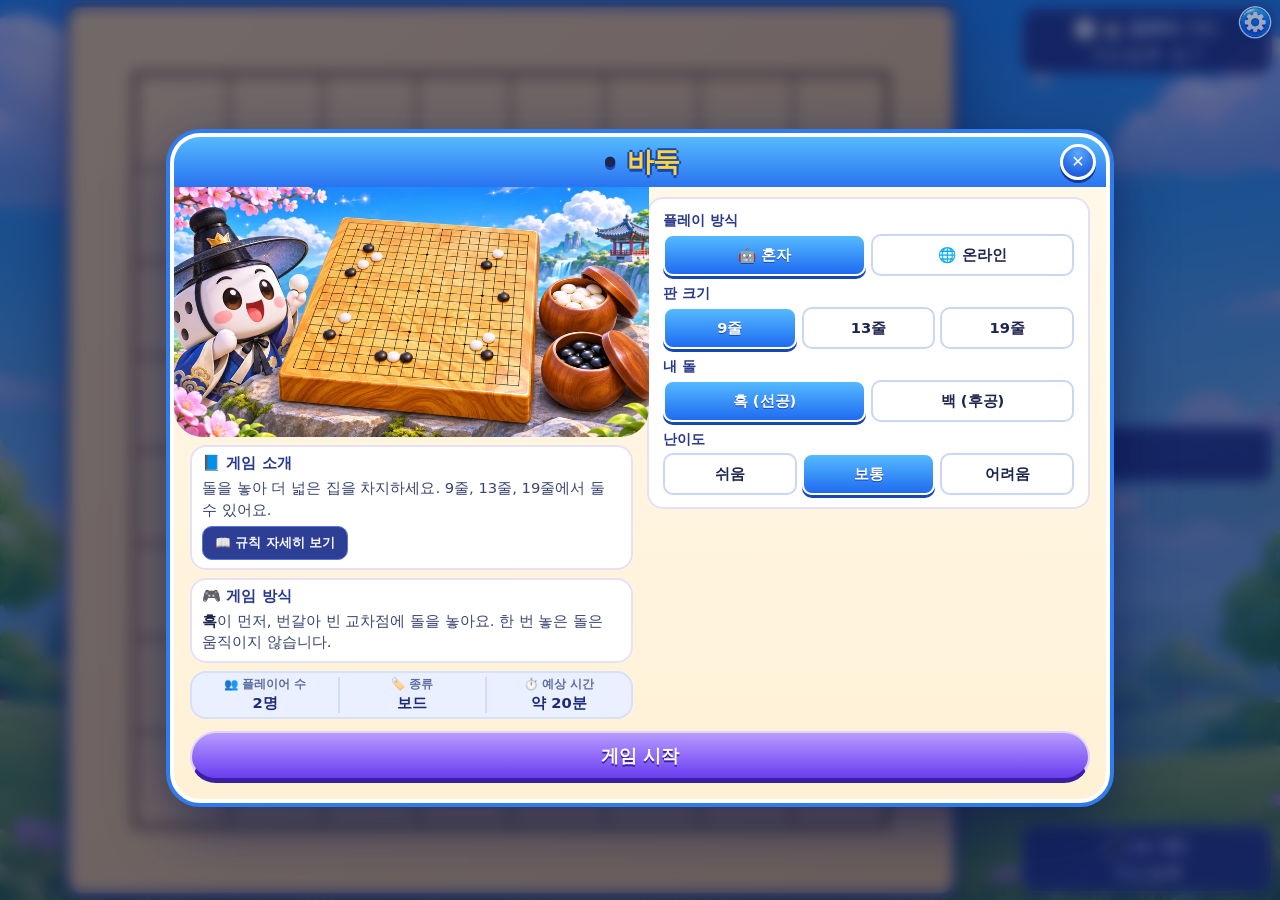
<file: baduk/index.html>
<!DOCTYPE html>
<html lang="ko">
<head>
<meta charset="utf-8">
<meta name="viewport" content="width=device-width, initial-scale=1">
<link rel="manifest" href="../manifest.json">
<meta name="theme-color" content="#10111d">
<meta name="mobile-web-app-capable" content="yes">
<meta name="apple-mobile-web-app-capable" content="yes">
<meta name="apple-mobile-web-app-title" content="보드게임즈">
<link rel="apple-touch-icon" href="../icons/apple-touch-icon.png"><link rel="icon" type="image/png" href="../icons/favicon.png">
<title>바둑 (Baduk)</title>
<style>
*{box-sizing:border-box;-webkit-tap-highlight-color:transparent}
html,body{margin:0;height:100%;overflow:hidden}
body{background:radial-gradient(circle at 50% 40%,#2a3a5e 0%,#141c33 60%,#090d1a 100%);color:#e8eeff;font-family:system-ui,-apple-system,"Apple SD Gothic Neo","Noto Sans KR",sans-serif;user-select:none;touch-action:manipulation}
button{font:inherit;border:0;border-radius:12px;padding:10px 8px;background:#4d7cff;color:#fff;font-weight:700;cursor:pointer}
button:disabled{opacity:.3;cursor:default}
button.sec{background:#ffffff22}

#stage{position:fixed;inset:0;display:grid;padding:8px;gap:8px;
  grid-template-columns:minmax(0,1fr) 250px;grid-template-rows:auto auto minmax(0,1fr) auto;
  grid-template-areas:"board tl" "board menu" "board msg" "board br"}
#boardarea{grid-area:board;display:flex;align-items:center;justify-content:center;container-type:size;min-height:0;min-width:0}
#boardwrap{width:min(100cqw,100cqh);aspect-ratio:1;position:relative;border-radius:10px;box-shadow:0 0 0 5px var(--cc,#4d7cff),0 0 30px var(--cc,#4d7cff),0 8px 30px #000a;overflow:hidden}
#boardwrap svg{display:block;width:100%;height:100%}
#menu{grid-area:menu;justify-self:center;display:flex;gap:8px}
#menu button{width:44px;height:44px;border-radius:50%;padding:0;font-size:19px}
#pTL{grid-area:tl}#pBR{grid-area:br}
.panel{background:#00000055;border:3px solid var(--pc);border-radius:18px;padding:8px 10px;display:flex;flex-direction:column;gap:6px;text-align:center}
.panel.cur{background:#ffffff20;box-shadow:0 0 22px var(--pc),inset 0 0 18px #ffffff18}
.ph{display:flex;align-items:center;justify-content:center;gap:8px;font-size:17px}
.ph .dot{width:18px;height:18px;border-radius:50%;background:var(--sc);border:2px solid #fff8;box-shadow:0 0 8px var(--pc)}
.ph b{color:#fff}
.caps{font-size:15px}
.info{font-size:12px;opacity:.8}
.pbtns{display:flex;gap:6px}.pbtns button{flex:1;font-size:14px;padding:11px 4px}
#bigmsg{grid-area:msg;align-self:center;justify-self:stretch;min-height:56px;display:flex;align-items:center;justify-content:center;text-align:center;border:3px solid var(--cc,#4d7cff);border-radius:16px;background:#00000066;font-size:clamp(16px,2.1vw,28px);font-weight:800;line-height:1.3;padding:6px 12px;word-break:keep-all}
#bigmsg.bad{color:#ff9a9a}#bigmsg.good{color:#8dffb4}#bigmsg.warn{color:#ffd24d}

.ov{position:fixed;inset:0;background:#090d1aee;display:flex;align-items:center;justify-content:center;z-index:50;padding:16px}
.ov.hide{display:none}
.card{max-height:100%;overflow:auto;background:#1b2747;border:2px solid #4d7cff;border-radius:18px;padding:20px;max-width:420px;width:100%;text-align:center}
.card h2{margin:0 0 4px}
.opt{display:flex;gap:6px;justify-content:center;margin:6px 0 14px}
.opt button{flex:1;background:#ffffff1a;padding:10px 4px;font-size:14px}
.opt button.on{background:#4d7cff}
.lbl{font-size:13px;opacity:.75;margin-top:10px;text-align:left}
.rules ol{text-align:left;margin:8px 0 10px;padding-left:20px;font-size:13px;line-height:1.6}
.rules .note{font-size:12px;opacity:.7;text-align:left;margin-bottom:12px}
@keyframes pulse{to{opacity:.35}}
.pulse{animation:pulse .7s infinite alternate}

@media (max-aspect-ratio:11/10){
  #stage{grid-template-columns:minmax(0,1fr);grid-template-rows:auto auto minmax(0,1fr) auto auto;grid-template-areas:"tl" "menu" "board" "msg" "br"}
  #bigmsg{font-size:clamp(16px,4.4vw,26px)}
  .panel{padding:5px 8px;gap:3px}.info{display:none}
  .pbtns button{padding:8px 4px}
}
/* ── 연출 ── */
body::before{content:"";position:fixed;inset:-20%;z-index:-1;pointer-events:none;background:radial-gradient(circle at 20% 30%,#e8c27a33 0,transparent 38%),radial-gradient(circle at 80% 70%,#9aa8ff22 0,transparent 38%);animation:aur 18s ease-in-out infinite alternate}
@keyframes aur{to{transform:translate(4%,-3%) rotate(8deg) scale(1.08)}}
#boardwrap{animation:bwglow 1.6s ease-in-out infinite alternate}
@keyframes bwglow{from{box-shadow:0 0 0 5px var(--cc,#4d7cff),0 0 16px var(--cc,#4d7cff),0 8px 30px #000a}to{box-shadow:0 0 0 5px var(--cc,#4d7cff),0 0 44px var(--cc,#4d7cff),0 8px 30px #000a}}
.panel.cur{animation:pglow 1.2s ease-in-out infinite alternate}
@keyframes pglow{from{box-shadow:0 0 10px var(--pc),inset 0 0 12px #ffffff12}to{box-shadow:0 0 32px var(--pc),inset 0 0 22px #ffffff22}}
</style>
<link rel="stylesheet" href="../theme.css">
</head>
<body>
<div id="stage">
  <div class="panel" id="pTL"></div>
  <div id="menu">
    <button class="sec" id="homeBtn" title="게임 목록" style="display:none">🏠</button>
    <button class="sec" id="fsBtn" title="전체화면">⛶</button>
    <button class="sec" id="sndBtn" title="소리">🔊</button>
    <button class="sec" id="ruleBtn" title="규칙">❓</button>
    <button class="sec" id="newBtn" title="새 게임">↻</button>
  </div>
  <div id="boardarea"><div id="boardwrap"><svg id="svg"></svg></div></div>
  <div id="bigmsg"></div>
  <div class="panel" id="pBR"></div>
</div>

<div class="ov" id="setup"><div class="card">
<h2>⚫ 바둑</h2>
<div style="font-size:13px;opacity:.8">🤖 혼자 한 판 — 흑이 먼저 둡니다</div>
<div class="lbl">모드</div>
<div class="opt" id="optMode"><button data-v="solo" class="on">🤖 혼자</button><button data-v="online">🌐 온라인</button></div>
<div class="lbl">판 크기</div>
<div class="opt" id="optN"><button data-v="9" class="on">9줄</button><button data-v="13">13줄</button><button data-v="19">19줄</button></div>
<div class="lbl">내 돌</div>
<div class="opt" id="optMe"><button data-v="1" class="on">흑 (선공)</button><button data-v="2">백 (후공)</button></div>
<div id="lvBox"><div class="lbl">난이도</div>
<div class="opt" id="optLv"><button data-v="easy">쉬움</button><button data-v="normal" class="on">보통</button><button data-v="hard">어려움</button></div></div>
<div id="olNote" style="font-size:12px;color:#ffb3b3;min-height:16px"></div>
<div id="onNote" style="font-size:12px;opacity:.7;display:none">온라인에서는 방장이 정한 판 크기·돌 색으로 진행해요</div>
<button id="startBtn" style="width:100%;margin-top:6px;padding:14px">게임 시작</button>
</div></div>

<div class="ov hide" id="rules"><div class="card rules"><h2>바둑 규칙</h2>
<ol>
<li><b>흑</b>이 먼저, 번갈아 빈 교차점에 돌을 놓아요. 한 번 놓은 돌은 움직이지 않습니다.</li>
<li>상대 돌 무리의 <b>활로(이웃한 빈 점)</b>를 모두 막으면 그 돌들을 따내요.</li>
<li><b>자충수</b>(놓으면 내 돌이 활로가 없어지는 곳)는 둘 수 없어요. 단, 상대 돌을 따내는 경우는 괜찮아요.</li>
<li><b>패</b>: 방금 한 점을 따낸 자리에 바로 되따낼 수는 없어요. 다른 곳에 한 수 둔 뒤에 가능해요.</li>
<li>둘 곳이 없으면 <b>한 수 쉼</b>. 양쪽이 연달아 쉬면 대국이 끝나고 계가로 넘어가요.</li>
<li><b>계가</b>: 죽은 돌을 눌러 정리한 뒤 확정하면, 집 + 따낸 돌(사석)을 세고 <b>백에게 덤</b>을 줘요 (9줄 7집 · 13/19줄 7.5집).</li>
</ol>
<div class="note">※ 죽은 돌은 컴퓨터가 먼저 추정해서 표시해요. 틀리면 그 돌을 눌러 바꾸세요. 끝내기가 덜 된 곳이 있으면 '계속 두기'를 쓸 수 있어요.</div>
<button id="ruleClose" style="width:100%">닫기</button></div></div>

<div class="ov hide" id="win"><div class="card">
<h2 id="wt"></h2><div id="wd" style="margin:6px 0 14px;line-height:1.6"></div>
<button id="againBtn" style="width:100%;padding:14px">다시 하기</button></div></div>

<script src="../fx.js"></script>
<script src="engine.js"></script>
<script src="../firebase-config.js"></script>
<script src="../net.js"></script>
<script>
const B=Baduk,$=s=>document.querySelector(s);
const CELL=100,MAR=70;
const COL={1:{n:"흑",c:"#8aa4ff"},2:{n:"백",c:"#ffd24d"}};
let sel={n:9,me:1,lv:"normal",mode:"solo"},G=null,soundOn=window.FX?FX.on:true,ac=null,gen=0;

const sfx=(n,o)=>{if(window.FX&&soundOn)FX.sfx(n,o)};
function beep(f,d,type="sine",v=.07,delay=0){
  if(!soundOn||window.FX)return;
  try{ac=ac||new(window.AudioContext||window.webkitAudioContext)();
    const o=ac.createOscillator(),g=ac.createGain(),t=ac.currentTime+delay;
    o.type=type;o.frequency.value=f;g.gain.setValueAtTime(v,t);g.gain.exponentialRampToValueAtTime(.0001,t+d);
    o.connect(g);g.connect(ac.destination);o.start(t);o.stop(t+d)}catch(e){}
}
const size=()=>MAR*2+(G.S.n-1)*CELL;
const komi=()=>B.komiFor(G.S.n);

function blank(n,me,lv,net){
  return {online:net||null,ok:{1:false,2:false},S:B.newState(n),turn:1,me,lv,last:-1,hist:[],over:true,phase:"play",dead:new Set(),busy:false,msg:"",kind:"",hover:-1,passMsg:""};
}
function newGame(net,cfg){
  gen++;
  if(net)G=blank(cfg.n,net.isHost?cfg.side:3-cfg.side,"normal",net);else G=blank(sel.n,sel.me,sel.lv);
  G.over=false;setTurnMsg();render();
  if(!net&&G.turn!==G.me)aiTurn();
}
function setTurnMsg(){
  if(G.over)return;
  if(G.phase==="score"){
    if(G.online&&G.waitDead){G.msg="계가 준비 중…";G.kind="warn";return}
    G.msg=G.online&&G.ok[G.me]?"상대의 확정을 기다리는 중…":G.online&&G.ok[3-G.me]?"상대가 확정했어요 — 확인하고 '계가 확정'":"죽은 돌을 눌러 고치고 '계가 확정'을 누르세요";G.kind="warn";return}
  if(G.turn===G.me){G.msg=G.passMsg||"내 차례 — 놓을 곳을 누르세요";G.kind=G.passMsg?"warn":""}
  else{G.msg=G.online?"상대 차례… 기다리는 중":"🤖 생각하는 중…";G.kind=""}
}

function render(){
  const n=G.S.n,Z=size(),b=G.S.b;
  const star=n===9?[2,4,6]:n===13?[3,6,9]:[3,9,15];
  const sv=$("#svg");sv.setAttribute("viewBox",`0 0 ${Z} ${Z}`);
  let h=`<defs>
    <radialGradient id="gb" cx="35%" cy="30%" r="75%"><stop offset="0" stop-color="#6a6a6a"/><stop offset=".45" stop-color="#1a1a1a"/><stop offset="1" stop-color="#000"/></radialGradient>
    <radialGradient id="gw" cx="35%" cy="30%" r="80%"><stop offset="0" stop-color="#fff"/><stop offset=".6" stop-color="#e8e8e8"/><stop offset="1" stop-color="#b9b9b9"/></radialGradient>
    <linearGradient id="gwood" x1="0" y1="0" x2="1" y2="1"><stop offset="0" stop-color="#e8c27a"/><stop offset="1" stop-color="#d9ac5d"/></linearGradient></defs>
    <rect width="${Z}" height="${Z}" fill="url(#gwood)"/>`;
  h+=`<g stroke="#5a3a10" stroke-width="2.6" stroke-linecap="round">`;
  for(let i=0;i<n;i++){const p=MAR+i*CELL;h+=`<line x1="${MAR}" y1="${p}" x2="${Z-MAR}" y2="${p}"/><line x1="${p}" y1="${MAR}" x2="${p}" y2="${Z-MAR}"/>`}
  h+=`</g><rect x="${MAR}" y="${MAR}" width="${Z-2*MAR}" height="${Z-2*MAR}" fill="none" stroke="#5a3a10" stroke-width="5"/>`;
  for(const r of star)for(const c of star)h+=`<circle cx="${MAR+c*CELL}" cy="${MAR+r*CELL}" r="9" fill="#3b2508"/>`;
  // 계가 중: 영역 표시
  let terr=null;
  if(G.phase==="score"){terr=B.territory(G.S,[...G.dead]).terr}
  const R=CELL*.47;
  for(let i=0;i<n*n;i++){
    const r=(i/n)|0,c=i%n,x=MAR+c*CELL,y=MAR+r*CELL,v=b[i];
    if(v){
      const dead=G.dead.has(i);
      h+=`<g id="st${i}" opacity="${dead?.4:1}"><circle cx="${x+3}" cy="${y+5}" r="${R}" fill="#0006"/><circle cx="${x}" cy="${y}" r="${R}" fill="url(#${v===1?"gb":"gw"})"/></g>`;
      if(dead)h+=`<text x="${x}" y="${y+14}" font-size="44" text-anchor="middle" fill="${v===1?"#fff":"#222"}" font-weight="900">×</text>`;
    }
    if(terr&&terr[i]&&(!v||G.dead.has(i)))h+=`<rect x="${x-17}" y="${y-17}" width="34" height="34" rx="4" fill="${terr[i]===1?"#000":"#fff"}" opacity=".85" stroke="${terr[i]===1?"#fff":"#000"}" stroke-width="3"/>`;
  }
  if(G.last>=0&&G.phase==="play"){const r=(G.last/n)|0,c=G.last%n;h+=`<circle cx="${MAR+c*CELL}" cy="${MAR+r*CELL}" r="${CELL*.2}" fill="none" stroke="${b[G.last]===1?"#fff":"#c00"}" stroke-width="7"/>`}
  if(G.S.ko>=0&&G.phase==="play"&&G.turn===G.me){const r=(G.S.ko/n)|0,c=G.S.ko%n;h+=`<rect x="${MAR+c*CELL-20}" y="${MAR+r*CELL-20}" width="40" height="40" fill="none" stroke="#e33" stroke-width="5" stroke-dasharray="8 6"/>`}
  sv.innerHTML=h;
  $("#boardwrap").style.setProperty("--cc",G.turn===1?COL[1].c:COL[2].c);

  // 패널
  const opp=3-G.me,cap=G.S.caps;
  const area=G.phase==="score"?scoreNow():null;
  const pn=(side,mine)=>{
    const cur=!G.over&&G.phase==="play"&&G.turn===side;
    const nm=mine?"나":G.online?"👤 "+G.online.names[1-G.online.me]:"🤖 컴퓨터";
    let s=`<div class="ph"><span class="dot" style="--sc:${side===1?"#111":"#f4f4f4"}"></span><b>${nm}</b> (${COL[side].n})</div><div class="caps">따낸 돌 <b>${cap[side]}</b>${side===2?` · 덤 ${komi()}`:""}</div>`;
    if(area)s+=`<div class="info">${COL[side].n} ${side===1?area.black:area.white}</div>`;
    if(mine&&!G.over){
      if(G.phase==="play")s+=`<div class="pbtns"><button data-act="pass" class="sec">한 수 쉼</button>${G.online?"":`<button data-act="undo" class="sec" ${G.hist.length?"":"disabled"}>무르기</button>`}<button data-act="resign" class="sec">기권</button></div>`;
      else s+=`<div class="pbtns"><button data-act="resume" class="sec">계속 두기</button><button data-act="confirm">계가 확정</button></div>`;
    }
    return s;
  };
  $("#pTL").innerHTML=pn(opp,false);$("#pBR").innerHTML=pn(G.me,true);
  for(const [id,side] of [["#pTL",opp],["#pBR",G.me]]){const e=$(id);e.style.setProperty("--pc",COL[side].c);e.classList.toggle("cur",!G.over&&G.phase==="play"&&G.turn===side)}
  const m=$("#bigmsg");m.textContent=G.msg;m.className=G.kind;m.classList.toggle("pulse",G.busy&&!G.over);
  try{postFx()}catch(e){}
}
function scoreNow(){const r=B.scoreKorean(G.S,[...G.dead],komi());return {black:r.black.toFixed(r.black%1?1:0),white:r.white.toFixed(r.white%1?1:0),r}}

// ── 연출 ──
const XY=i=>FX.svgXY($("#svg"),MAR+(i%G.S.n)*CELL,MAR+((i/G.S.n)|0)*CELL);
function postFx(){
  if(!window.FX||!G.fx)return;
  const F=G.fx;G.fx=null;
  if(F.t==="pass"){sfx("whoosh");FX.banner("패스",F.me?"#4d7cff":"#888",F.me?"한 수 쉬었어요":(G.online?"상대가":"컴퓨터가")+" 한 수 쉬었어요");return}
  if(F.t==="score"){sfx("turn");FX.banner("계가 시작","#ffd24d","죽은 돌을 확인해요");return}
  const el=$("#st"+F.i);if(el)FX.drop(el,{dy:-30,s:1.35,dur:260});
  setTimeout(()=>{
    const p=XY(F.i);sfx("stone");FX.ring(p.x,p.y,F.c===1?"#333":"#fff",{r0:6,grow:1.6,life:18});FX.vib(10);
    if(F.cap.length){
      const col=F.c===1?["#fff","#ddd","#bbb"]:["#111","#333","#555"];let sx=0,sy=0;
      F.cap.forEach(j=>{const q=XY(j);sx+=q.x;sy+=q.y;FX.burst(q.x,q.y,{n:12,color:col,speed:5,g:.25,size:5,life:40})});
      setTimeout(()=>sfx("capture",{n:F.cap.length}),40);
      FX.float(sx/F.cap.length,sy/F.cap.length-20,`+${F.cap.length} 따냄!`,F.c===1?"#8aa4ff":"#ffd24d");
      if(F.cap.length>=4){FX.banner("대마 잡기!",F.c===1?"#8aa4ff":"#ffd24d",`${F.cap.length}점을 따냈어요`);FX.shake($("#boardwrap"),8)}
    }
  },200);
}
function snapshot(){return {S:B.clone(G.S),turn:G.turn,last:G.last}}
function place(idx,remote){
  const color=G.turn,T=B.clone(G.S);
  const cap=B.play(T,idx,color);
  if(cap===null)return false;
  if(G.online&&!remote)G.online.send({t:"mv",i:idx});
  G.hist.push(snapshot());
  G.S=T;G.last=idx;G.turn=3-color;G.passMsg="";G.fx={t:"mv",i:idx,c:color,cap:cap||[]};
  beep(cap.length?330:520,.08,"triangle");if(cap.length)beep(250,.12,"square",.05,.07);
  afterMove(color);return true;
}
function doPass(remote){
  const color=G.turn;if(G.online&&!remote)G.online.send({t:"pass"});G.hist.push(snapshot());
  B.play(G.S,-1,color);G.last=-1;G.turn=3-color;G.fx={t:"pass",me:color===G.me};
  G.passMsg=color!==G.me?(G.online?"상대가 한 수 쉬었어요":"🤖 컴퓨터가 한 수 쉬었어요"):"";
  beep(300,.1);afterMove(color,true);
}
function afterMove(color,passed){
  if(G.S.passes>=2||G.hist.length>G.S.n*G.S.n*3){return startScore()}
  setTurnMsg();render();
  if(G.turn!==G.me&&!G.online)aiTurn();
}
function aiTurn(){
  G.busy=true;setTurnMsg();render();
  const g=gen,S0=B.clone(G.S),color=G.turn;
  setTimeout(async()=>{
    if(g!==gen||!G||G.over)return;
    const r=await B.think(S0,color,G.lv,1);
    if(g!==gen||!G||G.over)return;
    G.busy=false;
    if(r.move<0)doPass();
    else if(!place(r.move))doPass();
  },150);
}
function startScore(){
  G.phase="score";G.busy=false;G.passMsg="";G.fx={t:"score"};G.ok={1:false,2:false};G.dead=new Set();
  if(G.online&&G.me!==1){G.waitDead=true;setTurnMsg();render();return}    // 흑 쪽이 계산해서 보내줌
  setDead(B.suggestDead(G.S,150));
  if(G.online)G.online.send({t:"dead",list:[...G.dead]});
  setTurnMsg();render();beep(660,.15,"triangle");
}
function setDead(list){
  const ex=new Set();for(const i of list)for(const j of B.groupOf(G.S,i))ex.add(j);
  G.dead=ex;G.waitDead=false;
}
function finish(){
  if(G.online)G.online.finish();
  const r=B.scoreKorean(G.S,[...G.dead],komi());
  const blackWins=r.black>r.white,win=(blackWins?1:2)===G.me;
  G.over=true;render();
  $("#wt").textContent=win?"🎉 승리했어요!":G.online?"😢 졌어요":"🤖 컴퓨터 승리";
  const d=Math.abs(r.black-r.white);
  $("#wd").innerHTML=`흑 <b>${r.black}</b> : 백 <b>${r.white}</b><br><span style="font-size:13px;opacity:.75">흑 집 ${r.tb}+사석 ${r.capB} · 백 집 ${r.tw}+사석 ${r.capW}+덤 ${r.komi}</span><br>${blackWins?"흑":"백"} ${d}집 승`;
  beep(win?784:196,.3,"triangle",.1);if(win)beep(1047,.4,"triangle",.1,.25);
  if(window.FX)setTimeout(()=>{if(win){FX.sfx("win");FX.confetti();FX.banner("승리!","#ffd24d",`${blackWins?"흑":"백"} ${d}집 승`)}else{FX.sfx("lose");FX.banner("패배…","#666",`${blackWins?"흑":"백"} ${d}집 승`)}},300);
  setTimeout(()=>$("#win").classList.remove("hide"),window.FX?2600:700);
}
function resign(){
  if(G.online)G.online.send({t:"resign"});
  G.over=true;G.busy=false;if(G.online)G.online.finish();render();
  $("#wt").textContent="🏳️ 기권했어요";$("#wd").textContent=G.online?"상대가 이겼어요":"컴퓨터가 이겼어요";
  $("#win").classList.remove("hide");
}
function toggleDead(i,remote){
  const grp=B.groupOf(G.S,i),mark=!G.dead.has(i);
  for(const j of grp)mark?G.dead.add(j):G.dead.delete(j);
  G.ok={1:false,2:false};beep(420,.05);setTurnMsg();render();
}
function onNet(e){
  if(e.t==="cfg"){if(!G||!G.online||G.started)return;newGame(G.online,e);G.started=true;return}
  if(!G||G.over)return;
  if(G.phase==="play"){
    if(e.t==="mv"&&G.turn!==G.me)place(e.i,true);
    else if(e.t==="pass"&&G.turn!==G.me)doPass(true);
    else if(e.t==="resign"){G.over=true;G.online.finish();render();$("#wt").textContent="🎉 승리했어요!";$("#wd").textContent="상대가 기권했어요";$("#win").classList.remove("hide")}
  }else{
    if(e.t==="dead"){setDead(Object.values(e.list||[]));setTurnMsg();render();beep(660,.15,"triangle")}
    else if(e.t==="tog"&&G.S.b[e.i])toggleDead(e.i,true);
    else if(e.t==="ok"){G.ok[e.s]=true;if(G.ok[1]&&G.ok[2])finish();else{setTurnMsg();render()}}
    else if(e.t==="resume"){G.phase="play";G.dead=new Set();G.ok={1:false,2:false};G.S.passes=0;G.turn=e.s;G.passMsg=e.s===G.me?"계속 두기 — 내 차례":"상대가 계속 두기를 눌렀어요";setTurnMsg();render()}
    else if(e.t==="resign"){G.over=true;G.online.finish();render();$("#wt").textContent="🎉 승리했어요!";$("#wd").textContent="상대가 기권했어요";$("#win").classList.remove("hide")}
  }
}

$("#svg").addEventListener("click",e=>{
  if(!G||G.over||G.busy)return;
  const r0=$("#svg").getBoundingClientRect(),Z=size();
  const x=(e.clientX-r0.left)*Z/r0.width,y=(e.clientY-r0.top)*Z/r0.height;
  const c=Math.round((x-MAR)/CELL),r=Math.round((y-MAR)/CELL),n=G.S.n;
  if(r<0||r>=n||c<0||c>=n)return;
  const i=r*n+c;
  if(G.phase==="score"){
    if(!G.S.b[i]||G.waitDead)return;
    if(G.online)G.online.send({t:"tog",i});
    toggleDead(i);return;
  }
  if(G.turn!==G.me)return;
  if(G.S.b[i]){G.msg="이미 돌이 있어요";G.kind="bad";render();return}
  if(!place(i)){
    G.msg=i===G.S.ko?"패! 바로 되따낼 수 없어요. 다른 곳에 먼저 두세요":"자충수예요 — 활로가 없는 곳엔 둘 수 없어요";G.kind="bad";beep(150,.15,"square",.05);sfx("bad");if(window.FX)FX.shake($("#boardwrap"),4);render();
  }
});
$("#stage").addEventListener("click",e=>{
  const b=e.target.closest("button[data-act]");if(!b||!G||G.over)return;
  const a=b.dataset.act;
  if(a==="pass"){if(G.busy||G.turn!==G.me)return;doPass()}
  else if(a==="undo"){
    if(G.busy||G.phase!=="play")return;
    for(let k=G.hist.length-1;k>=0;k--){
      if(G.hist[k].turn===G.me){const h=G.hist[k];G.S=B.clone(h.S);G.turn=h.turn;G.last=h.last;G.hist.length=k;G.passMsg="";setTurnMsg();render();return}
    }
  }
  else if(a==="resign"){if(confirm("기권할까요?"))resign()}
  else if(a==="resume"){
    if(G.waitDead)return;
    if(G.online)G.online.send({t:"resume",s:G.me});
    G.phase="play";G.dead=new Set();G.ok={1:false,2:false};G.S.passes=0;G.turn=G.me;G.passMsg="계속 두기 — 내 차례";setTurnMsg();render();
  }
  else if(a==="confirm"){
    if(G.waitDead)return;
    if(!G.online)return finish();
    if(G.ok[G.me])return;
    G.online.send({t:"ok",s:G.me});G.ok[G.me]=true;
    if(G.ok[1]&&G.ok[2])finish();else{setTurnMsg();render()}
  }
});
$("#ruleBtn").onclick=()=>$("#rules").classList.remove("hide");
$("#ruleClose").onclick=()=>$("#rules").classList.add("hide");
$("#sndBtn").textContent=soundOn?"🔊":"🔇";
$("#sndBtn").onclick=()=>{soundOn=!soundOn;if(window.FX)FX.on=soundOn;$("#sndBtn").textContent=soundOn?"🔊":"🔇";sfx("tap")};
const again=()=>{gen++;if(G&&G.online){G.online.leave();G.online=null}$("#win").classList.add("hide");$("#setup").classList.remove("hide")};
$("#newBtn").onclick=again;$("#againBtn").onclick=again;
function bindOpt(id,key,num){
  $(id).addEventListener("click",e=>{
    const b=e.target.closest("button");if(!b)return;
    [...$(id).children].forEach(x=>x.classList.remove("on"));b.classList.add("on");sel[key]=num?+b.dataset.v:b.dataset.v;syncSetup();
  });
}
function syncSetup(){
  const on=sel.mode==="online";
  $("#lvBox").style.display=on?"none":"";$("#onNote").style.display=on?"":"none";
  $("#startBtn").textContent=on?"🌐 방 목록 열기":"게임 시작";
  $("#olNote").textContent=on&&!(window.BGNet&&BGNet.configured)?"온라인 서버 설정이 아직 안 되어 있어요":"";
}
bindOpt("#optMode","mode");bindOpt("#optN","n",true);bindOpt("#optMe","me",true);bindOpt("#optLv","lv");syncSetup();
$("#startBtn").onclick=()=>{
  if(sel.mode==="online"){
    if(!window.BGNet){$("#olNote").textContent="온라인 모듈을 불러오지 못했어요 (저장소 주소로 열어 주세요)";return}
    $("#setup").classList.add("hide");
    BGNet.open({game:"baduk",title:"바둑",sizes:[{np:2,label:"2명"}],
      onStart:ctx=>{
        $("#win").classList.add("hide");
        G=blank(9,1,"normal",ctx);G.msg="방장이 시작하는 중…";render();
        ctx.onEvent=onNet;ctx.onLeft=()=>{if(G&&!G.over){G.over=true;ctx.finish();render();$("#wt").textContent="🎉 승리했어요!";$("#wd").textContent="상대가 나갔어요";$("#win").classList.remove("hide")}};
        if(ctx.isHost){const cfg={t:"cfg",n:sel.n,side:sel.me};ctx.send(cfg);newGame(ctx,cfg);G.started=true}
      },
      onClose:()=>$("#setup").classList.remove("hide")});
    return;
  }
  $("#setup").classList.add("hide");newGame();
};

(function(){
  const d=document,el=d.documentElement,btn=$("#fsBtn");
  const isFs=()=>!!(d.fullscreenElement||d.webkitFullscreenElement);
  const sync=()=>{btn.textContent=isFs()?"✕":"⛶"};
  btn.onclick=async()=>{
    try{
      if(isFs()){await(d.exitFullscreen||d.webkitExitFullscreen).call(d)}
      else{const f=el.requestFullscreen||el.webkitRequestFullscreen;if(!f)throw 0;await f.call(el)}
    }catch(e){if(G){G.msg="이 환경에서는 전체화면을 쓸 수 없어요";G.kind="bad";render()}}
  };
  d.addEventListener("fullscreenchange",sync);d.addEventListener("webkitfullscreenchange",sync);
})();

G=blank(9,1,"normal");render();

(function(){
  if(/\/(magic-labyrinth|wall-go|janggi|baduk|omok|chess)\/?(index\.html)?$/.test(location.pathname)){
    const b=document.getElementById("homeBtn");b.style.display="";
    b.onclick=()=>{location.href="../"};
  }
})();
</script>
<script>if("serviceWorker" in navigator)addEventListener("load",()=>navigator.serviceWorker.register("../sw.js").catch(()=>{}));</script>
<script src="../theme.js"></script>
</body>
</html>
</file>
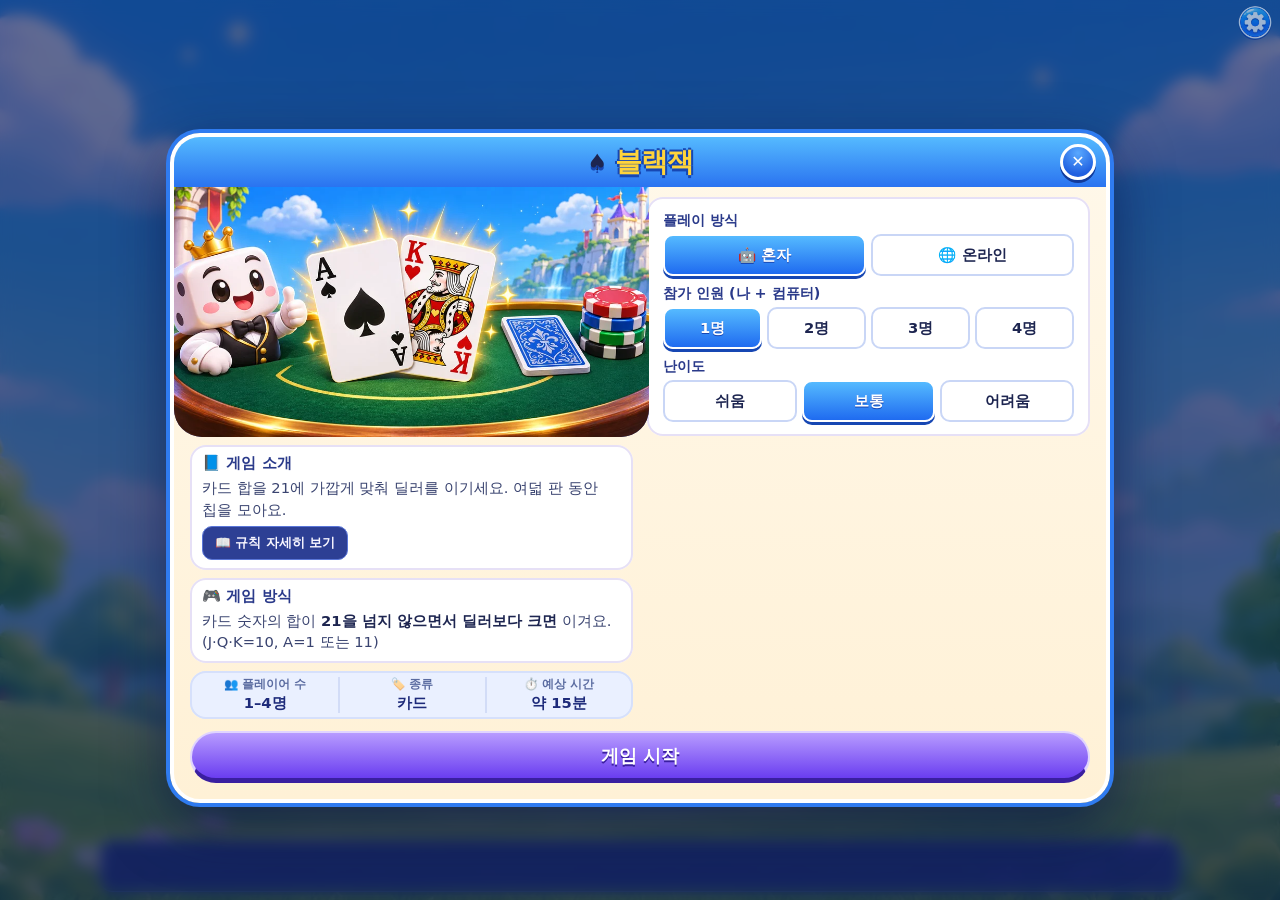
<file: blackjack/index.html>
<!DOCTYPE html>
<html lang="ko"><head><meta charset="utf-8"><meta name="viewport" content="width=device-width, initial-scale=1">
<link rel="manifest" href="../manifest.json"><meta name="theme-color" content="#10111d">
<meta name="mobile-web-app-capable" content="yes"><meta name="apple-mobile-web-app-capable" content="yes">
<link rel="apple-touch-icon" href="../icons/apple-touch-icon.png"><link rel="icon" type="image/png" href="../icons/favicon.png"><title>블랙잭</title>
<link rel="stylesheet" href="../theme.css">
</head>
<body>
<script src="../cardart.js"></script><script src="../fx.js"></script><script src="../cardkit.js"></script><script src="../firebase-config.js"></script><script src="../net.js"></script>
<script>
const {rnd,shuf,card,rank,suit,SU,RK}=CK;
const ROUNDS=8,BETS=[50,100,200,500];
const val=c=>{const r=rank(c);return r===1?1:r>=10?10:r};
function tot(h){let s=0,a=0;h.forEach(c=>{s+=val(c);if(rank(c)===1)a++});let soft=false;if(a&&s+10<=21){s+=10;soft=true}return{t:s,soft}}
const isBJ=h=>h.length===2&&tot(h).t===21;
function draw(S){if(S.shoe.length<20)S.shoe=shuf(S,[].concat(...[0,1,2,3].map(()=>Array.from({length:52},(_,i)=>i))));return S.shoe.pop()}
function newRound(S){
  S.phase="bet";S.bet=Array(S.np).fill(null);S.hand=S.hands=Array.from({length:S.np},()=>[]);S.dealer=[];S.done=Array(S.np).fill(false);S.res=Array(S.np).fill("");S.dbl=Array(S.np).fill(false);
  S.chips.forEach((c,i)=>{if(c<=0){S.bet[i]=0;S.done[i]=true}});
  S.round++;
}
function nextPlayer(S){for(let i=0;i<S.np;i++)if(!S.done[i])return i;return -1}
function dealerPlay(S){
  const anyLive=S.hands.some((h,i)=>S.bet[i]>0&&tot(h).t<=21&&!isBJ(h));
  while(anyLive&&tot(S.dealer).t<17)S.dealer.push(draw(S));
  const dt=tot(S.dealer).t,dbj=isBJ(S.dealer);
  for(let i=0;i<S.np;i++){
    const b=S.bet[i];if(!b){S.res[i]="";continue}
    const h=S.hands[i],pt=tot(h).t;let d=0,t="";
    if(pt>21){d=-b;t="버스트 💥"}
    else if(isBJ(h)&&!dbj){d=Math.floor(b*1.5);t="블랙잭! 🎉"}
    else if(dbj&&!isBJ(h)){d=-b;t="딜러 블랙잭"}
    else if(dt>21){d=b;t="딜러 버스트 승리"}
    else if(pt>dt){d=b;t="승리"}
    else if(pt<dt){d=-b;t="패배"}
    else{d=0;t="무승부"}
    S.chips[i]+=d;S.res[i]=t+(d?` ${d>0?"+":""}${d}`:"");
  }
  S.phase="round";
}
function afterAct(S){const n=nextPlayer(S);if(n<0)dealerPlay(S);else S.cur=n}
// ── 연출 ──
function fxAfter(S,a,me,names,T){
  if(!window.FX)return;
  const p=a.p,q=FX.center(T);
  if(a.t==="bet"){[0,70,140].forEach(t=>setTimeout(()=>FX.sfx("dice"),t));if(p===me)FX.float(q.x,q.y+60,`🪙 ${S.bet[p]} 베팅`,"#ffd24d")}
  if(a.t==="dbl")FX.float(q.x,q.y-40,"✖️2 더블!","#ff9f1c");
  if(a.t==="hit"||a.t==="dbl"){const t=tot(S.hands[p]).t;setTimeout(()=>{
    if(t>21){FX.sfx("no");if(p===me){FX.flash("#ff3b3b");FX.shake(T,8)}FX.banner("버스트!","#ff3b3b",`${names[p]} ${t}`)}
    else if(t===21){FX.sfx("ok");FX.float(q.x,q.y,`${names[p]} 21!`,"#ffd24d")}},380)}
  if(a.t==="bet"&&S.phase!=="bet")setTimeout(()=>{for(let i=0;i<S.np;i++)if(S.bet[i]>0&&isBJ(S.hands[i])){FX.sfx("win");FX.banner("블랙잭!","#ffd24d",names[i]);break}},800);
  if(S.phase==="round"&&a.t!=="next")setTimeout(()=>{
    const r=S.res[me]||"",d=+((r.match(/[+-]\d+/)||[0])[0]);
    if(/딜러 버스트/.test(r))FX.float(q.x,q.y-60,"딜러 버스트!","#5ee08a");
    if(d>0){FX.sfx("ok");FX.burst(q.x,q.y,{n:44,color:["#ffd24d","#ffef9a","#fff"],speed:9,g:.28,size:6,life:60});FX.float(q.x,q.y,`💰 +${d}`,"#ffd24d")}
    else if(d<0){FX.sfx("no");FX.float(q.x,q.y,`💸 ${d}`,"#ff5d73")}
    else if(r)FX.float(q.x,q.y,"무승부","#ddd");
  },1000);
}
CK.run({
 after(S,a,me,names,T){try{fxAfter(S,a,me,names,T)}catch(e){}},
 id:"blackjack",title:"블랙잭",icon:"♠️",color:"#2fbf71",np:[1,2,3,4],onp:[2,3,4],levels:true,
 tagline:"21에 가깝게! 딜러를 이겨 칩을 모으세요 (8판 승부)",
 rules:[
  "카드 숫자의 합이 <b>21을 넘지 않으면서 딜러보다 크면</b> 이겨요. (J·Q·K=10, A=1 또는 11)",
  "먼저 <b>베팅</b>(칩 걸기)을 하면 카드가 2장씩 나와요. 딜러의 카드 1장은 뒤집혀 있어요.",
  "내 차례에 <b>히트</b>(한 장 더) · <b>스탠드</b>(멈춤) · <b>더블</b>(처음 2장일 때 베팅 2배로 딱 한 장만 더)",
  "21을 넘으면 <b>버스트</b>로 바로 져요. 처음 2장이 A+10점 카드면 <b>블랙잭</b>(1.5배 지급).",
  "딜러는 합이 <b>16 이하면 반드시 히트</b>, 17 이상이면 멈춰요. 같은 점수는 무승부.",
  "시작 칩 1,000개로 <b>8판</b>을 하고 칩이 가장 많은 사람이 승리! (칩이 바닥나면 탈락)",
  "'혼자'는 나 + 컴퓨터 친구 0~3명이 같은 딜러와 겨뤄요."],
 init(seed,np){
  const S={rs:seed,np,over:false,round:0,chips:Array(np).fill(1000),shoe:[],cur:0,phase:"bet",ROUNDS};
  newRound(S);return S;
 },
 turn(S){
  if(S.over)return -1;
  if(S.phase==="bet"){for(let i=0;i<S.np;i++)if(S.bet[i]==null)return i;}
  if(S.phase==="play")return S.cur;
  return 0;
 },
 apply(S,a){
  const p=a.p;
  if(a.t==="bet"){
    S.bet[p]=Math.min(a.v,S.chips[p]);
    if(S.bet.every(b=>b!=null)){
      for(let k=0;k<2;k++){for(let i=0;i<S.np;i++)if(S.bet[i]>0)S.hands[i].push(draw(S));S.dealer.push(draw(S))}
      S.phase="play";
      for(let i=0;i<S.np;i++)if(S.bet[i]>0&&(tot(S.hands[i]).t===21))S.done[i]=true;
      afterAct(S);
    }
  }else if(a.t==="hit"){
    S.hands[p].push(draw(S));const t=tot(S.hands[p]).t;
    if(t>=21)S.done[p]=true;afterAct(S);
  }else if(a.t==="stand"){S.done[p]=true;afterAct(S)}
  else if(a.t==="dbl"){S.bet[p]*=2;S.hands[p].push(draw(S));S.done[p]=true;afterAct(S)}
  else if(a.t==="next"){
    if(S.round>=ROUNDS||S.chips.every(c=>c<50)){S.over=true;return}
    newRound(S);
  }
 },
 click(S,me,d){
  if(d.k==="bet")return{t:"bet",p:me,v:+d.v};
  if(d.k==="hit")return{t:"hit",p:me};
  if(d.k==="stand")return{t:"stand",p:me};
  if(d.k==="dbl")return{t:"dbl",p:me};
  if(d.k==="next")return{t:"next",p:me};
 },
 ai(S,p,lv){
  if(S.phase==="bet"){
    const c=S.chips[p];let v;
    if(lv==="easy")v=BETS[Math.floor(Math.random()*4)];
    else if(lv==="normal")v=c>=300?100:50;
    else v=c>1300?200:c<400?50:100;
    return{t:"bet",p,v:Math.min(v,c)};
  }
  if(S.phase==="round")return{t:"next",p};
  const h=S.hands[p],{t,soft}=tot(h),up=val(S.dealer[0]);
  if(lv==="easy")return{t:Math.random()<(t<15?.85:t<18?.35:.05)?"hit":"stand",p};
  if(lv==="normal")return{t:t<17?"hit":"stand",p};
  if(h.length===2&&S.chips[p]>=S.bet[p]*2&&!soft&&(t===11||(t===10&&up<10)))return{t:"dbl",p};
  if(soft)return{t:t<=17?"hit":"stand",p};
  if(t>=17)return{t:"stand",p};
  if(t>=13)return{t:up<=6?"stand":"hit",p};
  if(t===12)return{t:up>=4&&up<=6?"stand":"hit",p};
  return{t:"hit",p};
 },
 render(S,me,ui,names){
  const showAll=S.phase==="round"||S.over;
  let h=`<div class="seat" style="align-self:center;text-align:center">🎩 딜러${showAll||S.phase==="bet"?"":""}<small>${S.phase==="bet"?"":showAll?"합 "+tot(S.dealer).t:"?"}</small>
    <div class="row" style="margin-top:4px;min-height:80px">${S.dealer.map((c,i)=>card(!showAll&&i===1?-1:c,"",'style="--cw:60px"')).join("")}</div></div>
    <div class="felt" style="justify-content:flex-start"><div class="row" style="align-items:flex-start;gap:10px">`;
  for(let k=0;k<S.np;k++){const p=(me+k)%S.np,hand=S.hands[p];
   h+=`<div class="seat${S.cur===p&&S.phase==="play"?" cur":""}${p===me?"":""}" style="${p===me?"border-color:#6cf":""}">${names[p]}${p===me&&S.np>1?" (나)":""}
    <small>💰 ${S.chips[p]}${S.bet[p]?` · 🎯 ${S.bet[p]}`:""}</small>
    <div class="row" style="margin:4px 0;min-height:70px">${hand.map(c=>card(c,"",'style="--cw:54px"')).join("")}</div>
    <small>${hand.length?"합 "+tot(hand).t+(tot(hand).soft?" (소프트)":""):""}</small><small style="color:#ffd24d">${S.phase==="round"?S.res[p]:(S.done[p]&&S.phase==="play"&&hand.length?"멈춤":"")}</small></div>`}
  h+=`</div></div>`;
  const myTurn=S.turn_me;
  if(!S.over&&S.phase==="bet"&&S.bet[me]==null)h+=`<div class="row">${BETS.filter(b=>b<=S.chips[me]||b===BETS[0]).map(b=>`<button data-k="bet" data-v="${b}">🎯 ${b}</button>`).join("")}${S.chips[me]<BETS[0]?`<button data-k="bet" data-v="${S.chips[me]}">올인 ${S.chips[me]}</button>`:""}</div>`;
  if(!S.over&&S.phase==="play"&&S.cur===me){const can=S.hands[me].length===2&&S.chips[me]>=S.bet[me]*2;
   h+=`<div class="row"><button data-k="hit">➕ 히트</button><button data-k="stand" class="sec">✋ 스탠드</button><button data-k="dbl"${can?"":" disabled"}>✖️2 더블</button></div>`}
  if(!S.over&&S.phase==="round")h+=`<div class="row">${me===0?`<button data-k="next">${S.round>=ROUNDS?"결과 보기":"▶ 다음 판 ("+S.round+"/"+ROUNDS+")"}</button>`:`<span style="opacity:.8">방장이 다음 판을 시작해요…</span>`}</div>`;
  return h;
 },
 msg(S,me,names){
  const r=`${S.round}/${ROUNDS}판 · `;
  if(S.over)return["게임 끝!","good"];
  if(S.phase==="bet")return S.bet[me]==null?[r+"베팅할 칩을 고르세요","warn"]:[r+"다른 사람의 베팅을 기다려요…",""];
  if(S.phase==="play")return S.cur===me?[r+"히트할까요, 멈출까요?","warn"]:[r+names[S.cur]+" 차례",""];
  return[r+"결과: "+S.res[me],"good"];
 },
 result(S,me,names){
  const o=S.chips.map((c,i)=>({c,i})).sort((a,b)=>b.c-a.c);
  const best=o[0].c;const won=S.chips[me]===best;
  return[won?"🎉 칩 1등!":"게임 끝","<div style='text-align:left'>"+o.map((x,k)=>`${k+1}위 ${names[x.i]} — 💰 ${x.c}`).join("<br>")+"</div>"];
 }
});
</script><script src="../theme.js"></script>
</body></html>
</file>
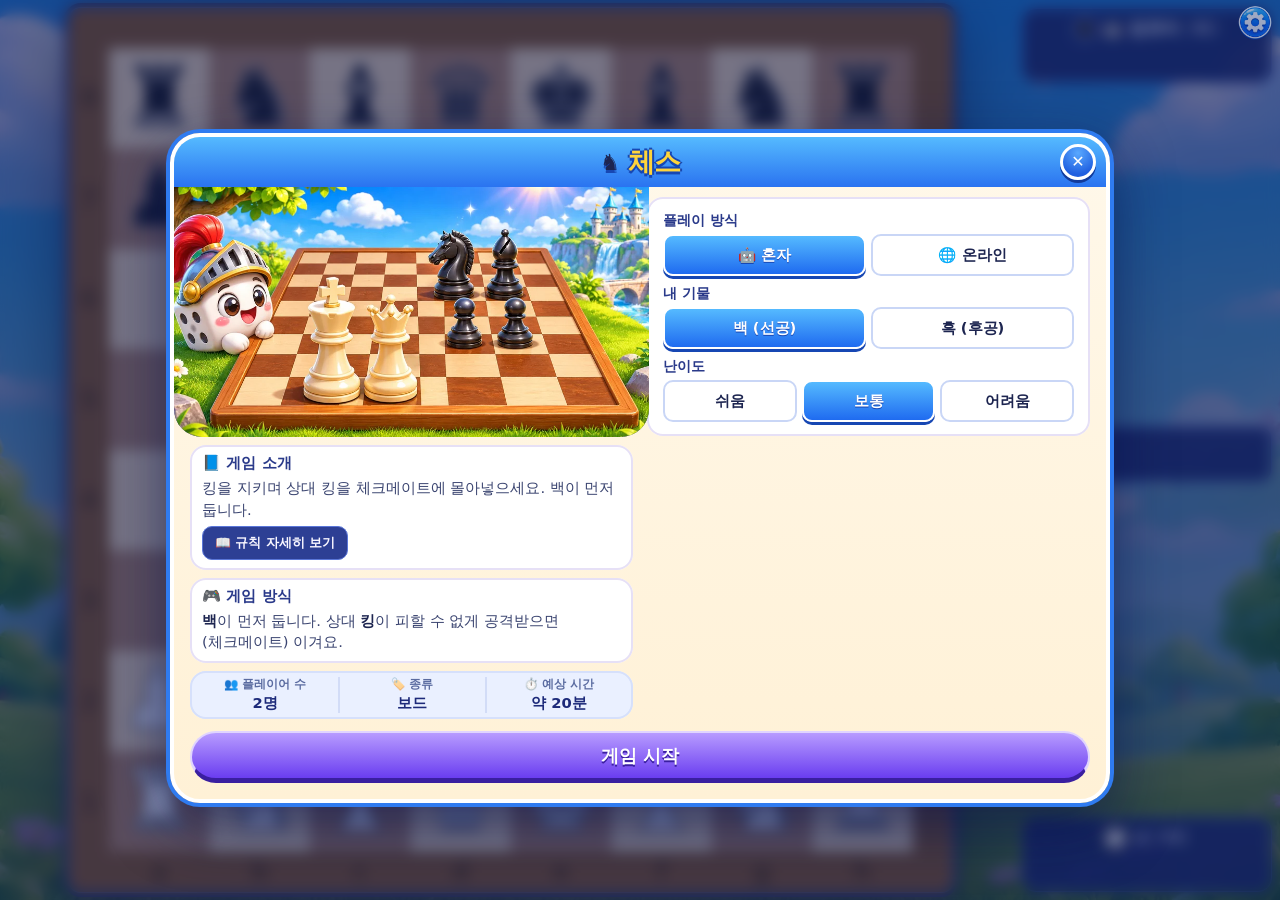
<file: chess/index.html>
<!DOCTYPE html>
<html lang="ko">
<head>
<meta charset="utf-8">
<meta name="viewport" content="width=device-width, initial-scale=1">
<link rel="manifest" href="../manifest.json">
<meta name="theme-color" content="#10111d">
<meta name="mobile-web-app-capable" content="yes">
<meta name="apple-mobile-web-app-capable" content="yes">
<meta name="apple-mobile-web-app-title" content="보드게임즈">
<link rel="apple-touch-icon" href="../icons/apple-touch-icon.png"><link rel="icon" type="image/png" href="../icons/favicon.png">
<title>체스 (Chess)</title>
<style>
*{box-sizing:border-box;-webkit-tap-highlight-color:transparent}
html,body{margin:0;height:100%;overflow:hidden}
body{background:radial-gradient(circle at 50% 40%,#2a3a5e 0%,#141c33 60%,#090d1a 100%);color:#e8eeff;font-family:system-ui,-apple-system,"Apple SD Gothic Neo","Noto Sans KR",sans-serif;user-select:none;touch-action:manipulation}
button{font:inherit;border:0;border-radius:12px;padding:10px 8px;background:#4d7cff;color:#fff;font-weight:700;cursor:pointer}
button:disabled{opacity:.3;cursor:default}
button.sec{background:#ffffff22}

#stage{position:fixed;inset:0;display:grid;padding:8px;gap:8px;
  grid-template-columns:minmax(0,1fr) 250px;grid-template-rows:auto auto minmax(0,1fr) auto;
  grid-template-areas:"board tl" "board menu" "board msg" "board br"}
#boardarea{grid-area:board;display:flex;align-items:center;justify-content:center;container-type:size;min-height:0;min-width:0}
#boardwrap{width:min(100cqw,100cqh);aspect-ratio:1;position:relative;border-radius:10px;box-shadow:0 0 0 5px var(--cc,#4d7cff),0 0 30px var(--cc,#4d7cff),0 8px 30px #000a;overflow:hidden}
#boardwrap svg{display:block;width:100%;height:100%}
#menu{grid-area:menu;justify-self:center;display:flex;gap:8px}
#menu button{width:44px;height:44px;border-radius:50%;padding:0;font-size:19px}
#pTL{grid-area:tl}#pBR{grid-area:br}
.panel{background:#00000055;border:3px solid var(--pc);border-radius:18px;padding:8px 10px;display:flex;flex-direction:column;gap:6px;text-align:center}
.panel.cur{background:#ffffff20;box-shadow:0 0 22px var(--pc),inset 0 0 18px #ffffff18}
.ph{display:flex;align-items:center;justify-content:center;gap:8px;font-size:17px}
.ph .dot{width:18px;height:18px;border-radius:50%;background:var(--sc);border:2px solid #fff8;box-shadow:0 0 8px var(--pc)}
.ph b{color:#fff}
.caps{font-size:15px}
.info{font-size:12px;opacity:.8}
.pbtns{display:flex;gap:6px}.pbtns button{flex:1;font-size:14px;padding:11px 4px}
#bigmsg{grid-area:msg;align-self:center;justify-self:stretch;min-height:56px;display:flex;align-items:center;justify-content:center;text-align:center;border:3px solid var(--cc,#4d7cff);border-radius:16px;background:#00000066;font-size:clamp(16px,2.1vw,28px);font-weight:800;line-height:1.3;padding:6px 12px;word-break:keep-all}
#bigmsg.bad{color:#ff9a9a}#bigmsg.good{color:#8dffb4}#bigmsg.warn{color:#ffd24d}

.ov{position:fixed;inset:0;background:#090d1aee;display:flex;align-items:center;justify-content:center;z-index:50;padding:16px}
.ov.hide{display:none}
.card{max-height:100%;overflow:auto;background:#1b2747;border:2px solid #4d7cff;border-radius:18px;padding:20px;max-width:420px;width:100%;text-align:center}
.card h2{margin:0 0 4px}
.opt{display:flex;gap:6px;justify-content:center;margin:6px 0 14px}
.opt button{flex:1;background:#ffffff1a;padding:10px 4px;font-size:14px}
.opt button.on{background:#4d7cff}
.lbl{font-size:13px;opacity:.75;margin-top:10px;text-align:left}
.rules ol{text-align:left;margin:8px 0 10px;padding-left:20px;font-size:13px;line-height:1.6}
.rules .note{font-size:12px;opacity:.7;text-align:left;margin-bottom:12px}
@keyframes pulse{to{opacity:.35}}
.pulse{animation:pulse .7s infinite alternate}

@media (max-aspect-ratio:11/10){
  #stage{grid-template-columns:minmax(0,1fr);grid-template-rows:auto auto minmax(0,1fr) auto auto;grid-template-areas:"tl" "menu" "board" "msg" "br"}
  #bigmsg{font-size:clamp(16px,4.4vw,26px)}
  .panel{padding:5px 8px;gap:3px}.info{display:none}
  .pbtns button{padding:8px 4px}
}
/* ── 연출 ── */
body::before{content:"";position:fixed;inset:-20%;z-index:-1;pointer-events:none;background:radial-gradient(circle at 20% 30%,#f0d9b533 0,transparent 38%),radial-gradient(circle at 80% 70%,#ff5d7322 0,transparent 38%);animation:aur 18s ease-in-out infinite alternate}
@keyframes aur{to{transform:translate(4%,-3%) rotate(8deg) scale(1.08)}}
#boardwrap{animation:bwglow 1.6s ease-in-out infinite alternate}
@keyframes bwglow{from{box-shadow:0 0 0 5px var(--cc,#4d7cff),0 0 16px var(--cc,#4d7cff),0 8px 30px #000a}to{box-shadow:0 0 0 5px var(--cc,#4d7cff),0 0 44px var(--cc,#4d7cff),0 8px 30px #000a}}
.panel.cur{animation:pglow 1.2s ease-in-out infinite alternate}
@keyframes pglow{from{box-shadow:0 0 10px var(--pc),inset 0 0 12px #ffffff12}to{box-shadow:0 0 32px var(--pc),inset 0 0 22px #ffffff22}}
</style>
<link rel="stylesheet" href="../theme.css">
</head>
<body>
<div id="stage">
  <div class="panel" id="pTL"></div>
  <div id="menu">
    <button class="sec" id="homeBtn" title="게임 목록" style="display:none">🏠</button>
    <button class="sec" id="fsBtn" title="전체화면">⛶</button>
    <button class="sec" id="sndBtn" title="소리">🔊</button>
    <button class="sec" id="ruleBtn" title="규칙">❓</button>
    <button class="sec" id="newBtn" title="새 게임">↻</button>
  </div>
  <div id="boardarea"><div id="boardwrap"><svg id="svg" viewBox="0 0 880 880"></svg></div></div>
  <div id="bigmsg"></div>
  <div class="panel" id="pBR"></div>
</div>

<div class="ov" id="setup"><div class="card">
<h2>♞ 체스</h2>
<div style="font-size:13px;opacity:.8">🤖 혼자 한 판 — 백이 먼저 둡니다</div>
<div class="lbl">모드</div>
<div class="opt" id="optMode"><button data-v="solo" class="on">🤖 혼자</button><button data-v="online">🌐 온라인</button></div>
<div class="lbl">내 기물</div>
<div class="opt" id="optMe"><button data-v="1" class="on">백 (선공)</button><button data-v="-1">흑 (후공)</button></div>
<div id="lvBox"><div class="lbl">난이도</div>
<div class="opt" id="optLv"><button data-v="easy">쉬움</button><button data-v="normal" class="on">보통</button><button data-v="hard">어려움</button></div></div>
<div id="olNote" style="font-size:12px;color:#ffb3b3;min-height:16px"></div>
<div id="onNote" style="font-size:12px;opacity:.7;display:none">온라인에서는 방장이 정한 기물 색으로 진행해요</div>
<button id="startBtn" style="width:100%;margin-top:6px;padding:14px">게임 시작</button>
</div></div>

<div class="ov hide" id="promo"><div class="card"><h2>프로모션</h2><div style="font-size:13px;opacity:.8;margin-bottom:8px">어떤 기물로 바꿀까요?</div>
<div class="opt" id="promoOpt" style="font-size:34px"><button data-v="5">♛</button><button data-v="4">♜</button><button data-v="3">♝</button><button data-v="2">♞</button></div></div></div>

<div class="ov hide" id="rules"><div class="card rules"><h2>체스 규칙</h2>
<ol>
<li><b>백</b>이 먼저 둡니다. 상대 <b>킹</b>이 피할 수 없게 공격받으면(체크메이트) 이겨요.</li>
<li>킹 1칸 · 퀸 모든 방향 · 룩 직선 · 비숍 대각선 · 나이트 L자(뛰어넘기 가능) · 폰 앞으로 1칸(처음엔 2칸), 대각선 앞으로 잡기.</li>
<li><b>캐슬링</b>: 킹과 룩이 안 움직였고 사이가 비었으며 킹이 체크 중이 아니면, 킹을 룩 쪽으로 2칸 옮기고 룩이 넘어가요.</li>
<li><b>앙파상</b>: 상대 폰이 2칸 전진해 내 폰 옆에 서면, 바로 다음 수에 한 칸 지나간 것처럼 잡을 수 있어요.</li>
<li>폰이 끝줄에 닿으면 <b>프로모션</b>(퀸·룩·비숍·나이트 중 선택).</li>
<li>체크는 반드시 피해야 해요. 움직일 수 없는데 체크가 아니면 <b>스테일메이트(무승부)</b>. 같은 모양 3번 반복, 50수 동안 진전 없음, 기물 부족도 무승부예요.</li>
</ol>
<button id="ruleClose" style="width:100%">닫기</button></div></div>

<div class="ov hide" id="win"><div class="card">
<h2 id="wt"></h2><div id="wd" style="margin:6px 0 14px;line-height:1.6"></div>
<button id="againBtn" style="width:100%;padding:14px">다시 하기</button></div></div>

<script src="../fx.js"></script>
<script src="engine.js"></script>
<script src="../firebase-config.js"></script>
<script src="../net.js"></script>
<script>
const C=Chess,$=s=>document.querySelector(s);
const CELL=100,MAR=90,SIDE={1:{n:"백",c:"#ffd24d"},"-1":{n:"흑",c:"#8aa4ff"}};
const GL={1:"♟\uFE0E",2:"♞",3:"♝",4:"♜",5:"♛",6:"♚"};
let sel={me:1,lv:"normal",mode:"solo"},G=null,soundOn=window.FX?FX.on:true,ac=null,gen=0;
const sfx=(n,o)=>{if(window.FX&&soundOn)FX.sfx(n,o)};
function beep(f,d,type="sine",v=.07,delay=0){
  if(!soundOn||window.FX)return;
  try{ac=ac||new(window.AudioContext||window.webkitAudioContext)();
    const o=ac.createOscillator(),g=ac.createGain(),t=ac.currentTime+delay;
    o.type=type;o.frequency.value=f;g.gain.setValueAtTime(v,t);g.gain.exponentialRampToValueAtTime(.0001,t+d);
    o.connect(g);g.connect(ac.destination);o.start(t);o.stop(t+d)}catch(e){}
}
const flip=()=>G.me===-1;
const pos=i=>{let r=i>>3,c=i&7;if(flip()){r=7-r;c=7-c}return [MAR+c*CELL,MAR+r*CELL]};
function blank(me,lv,net){const S=C.initial();S.keys.push(C.key(S));return {online:net||null,S,me,lv,sel:-1,moves:[],last:null,hist:[],over:true,busy:false,msg:"",kind:"",cap:{1:[],"-1":[]},check:false,pend:null}}
function newGame(net,cfg){
  gen++;
  if(net)G=blank(net.isHost?cfg.side:-cfg.side,"normal",net);else G=blank(sel.me,sel.lv);
  G.over=false;setTurnMsg();render();if(!net&&G.S.side!==G.me)aiTurn();
}
function setTurnMsg(){
  if(G.over)return;
  if(G.S.side===G.me){G.msg=G.check?"⚠️ 체크! 킹을 지키세요":(G.sel>=0?"갈 곳을 누르세요":"내 차례 — 움직일 기물을 누르세요");G.kind=G.check?"warn":""}
  else{G.msg=G.check?"체크!":G.online?"상대 차례… 기다리는 중":"🤖 생각하는 중…";G.kind=G.check?"warn":""}
}
function render(){
  const b=G.S.b;let h="";
  for(let i=0;i<64;i++){const [x,y]=pos(i),dark=((i>>3)+(i&7))&1;
    h+=`<rect x="${x-CELL/2}" y="${y-CELL/2}" width="${CELL}" height="${CELL}" fill="${dark?"#b58863":"#f0d9b5"}"/>`}
  if(G.last)for(const i of [G.last.from,G.last.to]){const [x,y]=pos(i);h+=`<rect x="${x-CELL/2}" y="${y-CELL/2}" width="${CELL}" height="${CELL}" fill="#ffe14d" opacity=".5"/>`}
  if(G.check){const k=C.kingSq(b,G.S.side),[x,y]=pos(k);h+=`<rect x="${x-CELL/2}" y="${y-CELL/2}" width="${CELL}" height="${CELL}" fill="#ff3b3b" opacity=".55"/>`}
  if(G.sel>=0){const [x,y]=pos(G.sel);h+=`<rect x="${x-CELL/2}" y="${y-CELL/2}" width="${CELL}" height="${CELL}" fill="#4dff88" opacity=".5"/>`}
  for(let k=0;k<8;k++){
    const f=flip()?7-k:k,rk=flip()?k+1:8-k,fx=MAR+k*CELL;
    h+=`<text x="${fx}" y="868" font-size="26" fill="#5a3a10" text-anchor="middle" font-weight="700">${"abcdefgh"[f]}</text><text x="20" y="${MAR+k*CELL+9}" font-size="26" fill="#5a3a10" text-anchor="middle" font-weight="700">${rk}</text>`;
  }
  for(let i=0;i<64;i++){const v=b[i];if(!v)continue;const [x,y]=pos(i),w=v>0;
    h+=`<text id="pc${i}" x="${x}" y="${y+27}" font-size="84" text-anchor="middle" font-family="'Segoe UI Symbol','Noto Sans Symbols 2','DejaVu Sans',serif" fill="${w?"#fff":"#1a1a1a"}" stroke="${w?"#222":"#ddd"}" stroke-width="${w?3:2}" paint-order="stroke">${GL[Math.abs(v)]}</text>`}
  const dests=new Set(G.moves.map(m=>(m>>6)&63));
  for(const t of dests){const [x,y]=pos(t);h+=b[t]||(Math.abs(b[G.sel])===1&&(t&7)!==(G.sel&7))?`<circle cx="${x}" cy="${y}" r="46" fill="none" stroke="#2a8f4f" stroke-width="9" opacity=".9"/>`:`<circle cx="${x}" cy="${y}" r="15" fill="#2a8f4f" opacity=".85"/>`}
  $("#svg").innerHTML=`<rect width="880" height="880" fill="#8a5a24"/>`+h;
  $("#boardwrap").style.setProperty("--cc",SIDE[G.S.side].c);
  const opp=-G.me;
  const pn=(side,mine)=>{
    let s=`<div class="ph"><span class="dot" style="--sc:${side===1?"#f4f4f4":"#111"}"></span><b>${mine?"나":G.online?"👤 "+G.online.names[1-G.online.me]:"🤖 컴퓨터"}</b> (${SIDE[side].n})</div><div class="caps" style="font-size:22px;min-height:28px;letter-spacing:1px">${G.cap[side].map(t=>GL[t]).join("")}</div>`;
    if(mine&&!G.over)s+=`<div class="pbtns">${G.online?"":`<button data-act="undo" class="sec" ${G.hist.length&&!G.busy?"":"disabled"}>무르기</button>`}<button data-act="resign" class="sec">기권</button></div>`;
    return s;
  };
  $("#pTL").innerHTML=pn(opp,false);$("#pBR").innerHTML=pn(G.me,true);
  for(const [id,side] of [["#pTL",opp],["#pBR",G.me]]){const e=$(id);e.style.setProperty("--pc",SIDE[side].c);e.classList.toggle("cur",!G.over&&G.S.side===side)}
  const m=$("#bigmsg");m.textContent=G.msg;m.className=G.kind;m.classList.toggle("pulse",G.busy&&!G.over);
  try{postFx()}catch(e){}
}
// ── 연출 ──
function postFx(){
  if(!window.FX||!G.fx)return;
  const F=G.fx;G.fx=null;const sv=$("#svg");
  const mv=(f,t,dur)=>{const el=$("#pc"+t);if(!el)return;const [x0,y0]=pos(f),[x1,y1]=pos(t);FX.slide(el,x0-x1,y0-y1,{dur,s:1.18,hop:12})};
  mv(F.from,F.to,300);
  if(F.castle)mv(F.castle[0],F.castle[1],360);
  setTimeout(()=>{
    const [x,y]=pos(F.to),p=FX.svgXY(sv,x,y);
    if(F.cap){sfx("hit");const c=F.cap>0?["#fff","#ddd","#ffd24d"]:["#222","#555","#8aa4ff"];FX.burst(p.x,p.y,{n:30,color:c,speed:8,g:.3,size:5,life:45,shape:"rect"});FX.ring(p.x,p.y,"#ff5d73",{r0:10,grow:2.4});FX.shake($("#boardwrap"),6);FX.vib(30);
      if(Math.abs(F.cap)===5)FX.float(p.x,p.y-30,"퀸 잡았다!","#ff5d73");else if(Math.abs(F.cap)>=3)FX.float(p.x,p.y-30,"잡았다!","#ffb3b3")}
    else sfx("wood");
    if(F.castle){FX.float(p.x,p.y-30,"캐슬링!","#5ee08a");sfx("magic")}
    if(F.promo){FX.burst(p.x,p.y,{n:40,color:["#ffd24d","#fff"],speed:6,g:.05,size:6,life:55,shape:"star"});FX.banner("프로모션!","#ffd24d","폰이 "+({2:"나이트",3:"비숍",4:"룩",5:"퀸"}[F.promo])+"(으)로");sfx("magic")}
    if(F.check&&!G.over){sfx("check");FX.flash("#ff3b3b");FX.banner("체크!","#ff3b3b");const k=C.kingSq(G.S.b,G.S.side),[kx,ky]=pos(k),q=FX.svgXY(sv,kx,ky);FX.ring(q.x,q.y,"#ff3b3b",{r0:20,grow:3,life:35})}
  },280);
}
function doMove(m,remote){
  const side=G.S.side;if(G.online&&!remote)G.online.send({t:"mv",m});
  if(side===G.me)G.hist.push({S:C.clone(G.S),cap:{1:G.cap[1].slice(),"-1":G.cap[-1].slice()},last:G.last});
  const u=C.make(G.S,m);G.S.keys.push(C.key(G.S));
  if(u.cap)G.cap[side].push(Math.abs(u.cap));
  G.last={from:m&63,to:(m>>6)&63};G.sel=-1;G.moves=[];
  G.check=C.inCheck(G.S);
  {const from=m&63,to=(m>>6)&63,pt=Math.abs(G.S.b[to]);G.fx={from,to,cap:u.cap,promo:m>>12,check:G.check,castle:pt===6&&Math.abs((to&7)-(from&7))===2?((to&7)>(from&7)?[from+3,from+1]:[from-4,from-1]):null}}
  beep(u.cap?300:480,.08,"triangle");if(G.check)beep(700,.1,"square",.05,.08);
  const st=C.status(G.S);
  if(st)return end(st);
  setTurnMsg();render();if(G.S.side!==G.me&&!G.online)aiTurn();
}
function aiTurn(){
  G.busy=true;setTurnMsg();render();const g=gen;
  setTimeout(()=>{
    if(g!==gen||!G||G.over)return;
    const m=C.chooseMove(G.S,G.lv,1);G.busy=false;
    if(m==null)return end("stalemate");doMove(m);
  },200);
}
function end(st){
  G.over=true;G.busy=false;G.sel=-1;G.moves=[];if(G.online)G.online.finish();
  let t,d,win=false;
  if(st==="mate"){const loser=G.S.side;win=loser!==G.me;t=win?"🎉 체크메이트 — 승리!":(G.online?"체크메이트 — 졌어요":"🤖 컴퓨터의 체크메이트");d=`${SIDE[-loser].n}의 승리`}
  else{t="🤝 무승부";d={stalemate:"스테일메이트 (둘 곳이 없어요)",draw50:"50수 규칙",rep:"같은 모양 3회 반복",insuf:"기물 부족"}[st]}
  G.msg=t;G.kind=win?"good":st==="mate"?"bad":"warn";render();
  $("#wt").textContent=t.replace(" — 승리!","").replace("체크메이트","").trim()||"끝";
  $("#wt").textContent=st==="mate"?(win?"🎉 승리했어요!":G.online?"😢 졌어요":"🤖 컴퓨터 승리"):"🤝 무승부";$("#wd").textContent=st==="mate"?"체크메이트! "+d:d;
  beep(win?784:196,.3,"triangle",.1);if(win)beep(1047,.4,"triangle",.1,.25);
  if(window.FX)setTimeout(()=>{if(st!=="mate"){FX.sfx("turn");FX.banner("무승부","#888",$("#wd").textContent)}else if(win){FX.sfx("win");FX.confetti();FX.banner("체크메이트!","#ffd24d","승리!")}else{FX.sfx("check");FX.flash("#ff3b3b");setTimeout(()=>FX.sfx("lose"),500);FX.banner("체크메이트","#ff3b3b","패배…")}},600);
  setTimeout(()=>$("#win").classList.remove("hide"),window.FX?3200:1100);
}
$("#svg").addEventListener("click",e=>{
  if(!G||G.over||G.busy||G.S.side!==G.me)return;
  const r0=$("#svg").getBoundingClientRect();
  const x=(e.clientX-r0.left)*880/r0.width,y=(e.clientY-r0.top)*880/r0.height;
  let c=Math.floor((x-MAR+CELL/2+CELL/2)/CELL-1+0),r=Math.floor((y-MAR+CELL/2)/CELL);c=Math.floor((x-MAR+CELL/2)/CELL);
  if(r<0||r>7||c<0||c>7)return;
  if(flip()){r=7-r;c=7-c}
  const i=r*8+c,v=G.S.b[i];
  if(v&&(v>0)===(G.me>0)){
    G.sel=i;G.moves=C.legal(G.S).filter(m=>(m&63)===i);
    if(!G.moves.length){G.sel=-1;G.msg="이 기물은 움직일 수 없어요";G.kind="bad";render();return}
    setTurnMsg();beep(500,.05);sfx("pop");render();return;
  }
  if(G.sel>=0){
    const ms=G.moves.filter(m=>((m>>6)&63)===i);
    if(ms.length>1){G.pend=ms;$("#promo").classList.remove("hide");return}
    if(ms.length===1){doMove(ms[0]);return}
  }
  G.sel=-1;G.moves=[];setTurnMsg();render();
});
function resignWin(why,win){
  if(!G||G.over)return;G.over=true;G.busy=false;if(G.online)G.online.finish();render();
  $("#wt").textContent=win?"🎉 승리했어요!":"🏳️ 기권했어요";$("#wd").textContent=why;$("#win").classList.remove("hide");
}
function onNet(e){
  if(e.t==="cfg"){if(!G||!G.online||G.started)return;newGame(G.online,e);G.started=true;return}
  if(!G||G.over)return;
  if(e.t==="mv"&&G.S.side!==G.me&&C.legal(G.S).includes(e.m))doMove(e.m,true);
  else if(e.t==="resign")resignWin("상대가 기권했어요",true);
}
$("#promoOpt").addEventListener("click",e=>{
  const b=e.target.closest("button");if(!b||!G.pend)return;
  const p=+b.dataset.v,m=G.pend.find(m=>(m>>12)===p);G.pend=null;$("#promo").classList.add("hide");if(m)doMove(m);
});
$("#stage").addEventListener("click",e=>{
  const b=e.target.closest("button[data-act]");if(!b||!G||G.over||G.busy)return;
  if(b.dataset.act==="undo"&&G.hist.length){
    const h=G.hist.pop();G.S=C.clone(h.S);G.S.keys=h.S.keys.slice();G.cap=h.cap;G.last=h.last;G.sel=-1;G.moves=[];G.check=C.inCheck(G.S);setTurnMsg();render();
  }else if(b.dataset.act==="resign"&&confirm("기권할까요?")){
    if(G.online)G.online.send({t:"resign"});resignWin(G.online?"상대가 이겼어요":"컴퓨터가 이겼어요",false);
  }
});
$("#ruleBtn").onclick=()=>$("#rules").classList.remove("hide");
$("#ruleClose").onclick=()=>$("#rules").classList.add("hide");
$("#sndBtn").textContent=soundOn?"🔊":"🔇";
$("#sndBtn").onclick=()=>{soundOn=!soundOn;if(window.FX)FX.on=soundOn;$("#sndBtn").textContent=soundOn?"🔊":"🔇";sfx("tap")};
const again=()=>{gen++;if(G&&G.online){G.online.leave();G.online=null}$("#win").classList.add("hide");$("#setup").classList.remove("hide")};
$("#newBtn").onclick=again;$("#againBtn").onclick=again;
function bindOpt(id,key,num){
  $(id).addEventListener("click",e=>{
    const b=e.target.closest("button");if(!b)return;
    [...$(id).children].forEach(x=>x.classList.remove("on"));b.classList.add("on");sel[key]=num?+b.dataset.v:b.dataset.v;syncSetup();
  });
}
function syncSetup(){
  const on=sel.mode==="online";
  $("#lvBox").style.display=on?"none":"";$("#onNote").style.display=on?"":"none";
  $("#startBtn").textContent=on?"🌐 방 목록 열기":"게임 시작";
  $("#olNote").textContent=on&&!(window.BGNet&&BGNet.configured)?"온라인 서버 설정이 아직 안 되어 있어요":"";
}
bindOpt("#optMode","mode");bindOpt("#optMe","me",true);bindOpt("#optLv","lv");syncSetup();
$("#startBtn").onclick=()=>{
  if(sel.mode==="online"){
    if(!window.BGNet){$("#olNote").textContent="온라인 모듈을 불러오지 못했어요 (저장소 주소로 열어 주세요)";return}
    $("#setup").classList.add("hide");
    BGNet.open({game:"chess",title:"체스",sizes:[{np:2,label:"2명"}],
      onStart:ctx=>{
        $("#win").classList.add("hide");
        G=blank(1,"normal",ctx);G.msg="방장이 시작하는 중…";render();
        ctx.onEvent=onNet;ctx.onLeft=()=>resignWin("상대가 나갔어요",true);
        if(ctx.isHost){const cfg={t:"cfg",side:sel.me};ctx.send(cfg);newGame(ctx,cfg);G.started=true}
      },
      onClose:()=>$("#setup").classList.remove("hide")});
    return;
  }
  $("#setup").classList.add("hide");newGame();
};
(function(){
  const d=document,el=d.documentElement,btn=$("#fsBtn");
  const isFs=()=>!!(d.fullscreenElement||d.webkitFullscreenElement);
  const sync=()=>{btn.textContent=isFs()?"✕":"⛶"};
  btn.onclick=async()=>{
    try{if(isFs()){await(d.exitFullscreen||d.webkitExitFullscreen).call(d)}
      else{const f=el.requestFullscreen||el.webkitRequestFullscreen;if(!f)throw 0;await f.call(el)}
    }catch(e){if(G){G.msg="이 환경에서는 전체화면을 쓸 수 없어요";G.kind="bad";render()}}
  };
  d.addEventListener("fullscreenchange",sync);d.addEventListener("webkitfullscreenchange",sync);
})();
G=blank(1,"normal");render();
(function(){
  if(/\/(magic-labyrinth|wall-go|janggi|baduk|omok|chess)\/?(index\.html)?$/.test(location.pathname)){
    const b=document.getElementById("homeBtn");b.style.display="";b.onclick=()=>{location.href="../"};
  }
})();
</script>
<script>if("serviceWorker" in navigator)addEventListener("load",()=>navigator.serviceWorker.register("../sw.js").catch(()=>{}));</script>
<script src="../theme.js"></script>
</body>
</html>
</file>
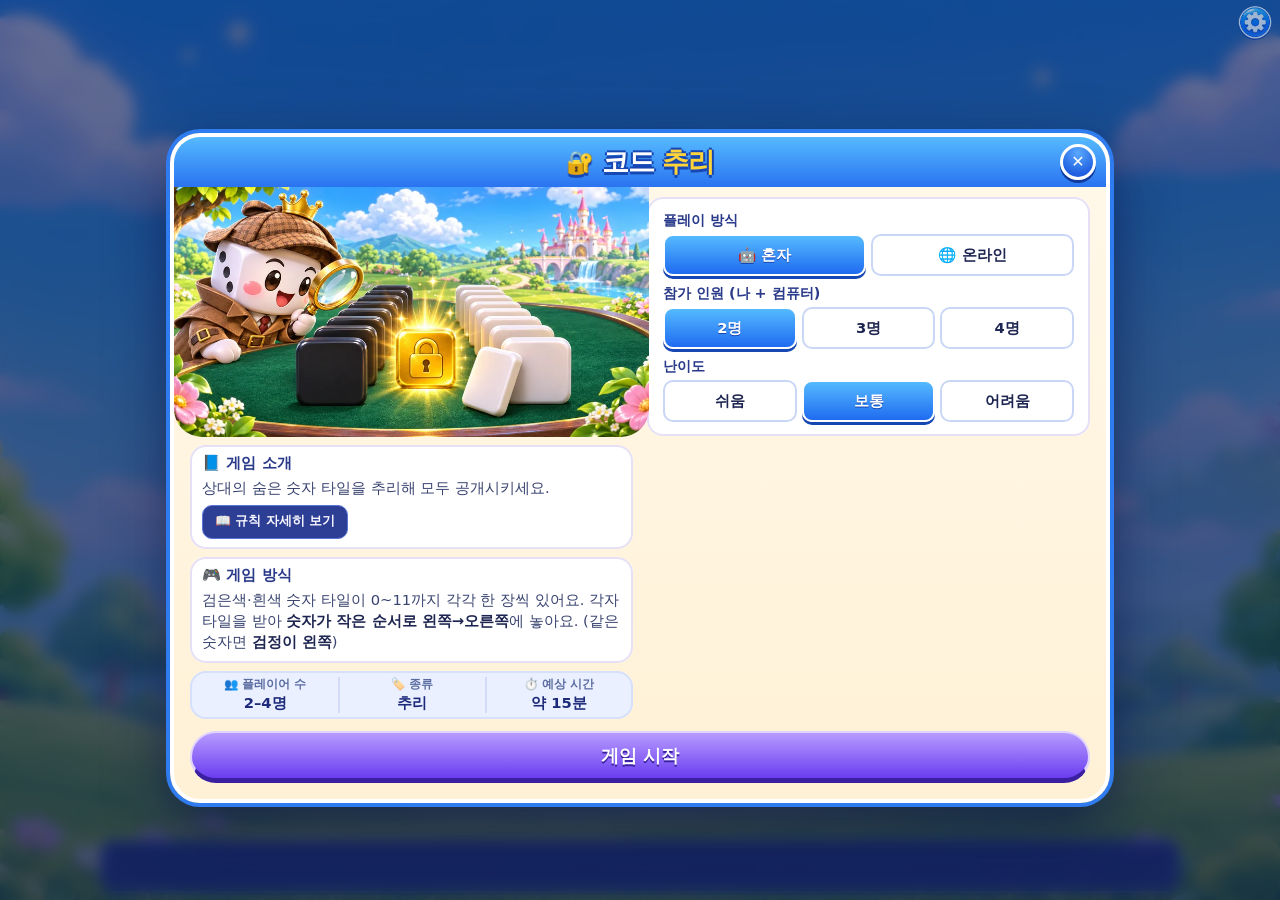
<file: codebreak/index.html>
<!DOCTYPE html>
<html lang="ko"><head><meta charset="utf-8"><meta name="viewport" content="width=device-width, initial-scale=1">
<link rel="manifest" href="../manifest.json"><meta name="theme-color" content="#10111d">
<meta name="mobile-web-app-capable" content="yes"><meta name="apple-mobile-web-app-capable" content="yes">
<link rel="apple-touch-icon" href="../icons/apple-touch-icon.png"><link rel="icon" type="image/png" href="../icons/favicon.png"><title>코드 추리</title>
<link rel="stylesheet" href="../theme.css">
</head>
<body>
<style>
body{background:radial-gradient(circle at 50% 0%,#1d3a6e 0,#0b1430 55%,#050914 100%)}
body::before{content:"";position:fixed;inset:0;z-index:-1;pointer-events:none;background-image:linear-gradient(#5ab0ff10 1px,transparent 1px),linear-gradient(90deg,#5ab0ff10 1px,transparent 1px);background-size:32px 32px;animation:grid 12s linear infinite;mask-image:radial-gradient(circle at 50% 40%,#000 30%,transparent 80%)}
@keyframes grid{to{background-position:32px 32px}}
.tl{width:46px;height:64px;border-radius:9px;display:inline-flex;align-items:center;justify-content:center;font:900 26px/1 ui-rounded,system-ui,sans-serif;position:relative;border:0;transform-style:preserve-3d;transition:transform .18s}
.tl.k{background:linear-gradient(160deg,#3a3a4a,#111118 60%,#000);color:#fff;box-shadow:inset 0 2px 0 #ffffff30,inset 0 -4px 0 #0008,0 4px 0 #000,0 6px 12px #000a}
.tl.w{background:linear-gradient(160deg,#fff,#e6e8ef 60%,#c4c8d4);color:#1b1f2b;box-shadow:inset 0 2px 0 #fff,inset 0 -4px 0 #0002,0 4px 0 #8a8fa0,0 6px 12px #000a}
.tl.h:not(.mine){font-size:22px;color:transparent}
.tl.h:not(.mine)::before{content:"?";position:absolute;inset:0;display:flex;align-items:center;justify-content:center;font-size:24px;color:#5ab0ff;text-shadow:0 0 10px #5ab0ff}
.tl.w.h:not(.mine)::before{color:#2a6bd6;text-shadow:none}
.tl.up{box-shadow:0 0 0 3px #ffd24d,0 0 16px #ffd24dcc,0 4px 10px #000a}
.tl.up::after{content:"";position:absolute;inset:0;border-radius:9px;background:linear-gradient(115deg,transparent 35%,#ffffff55 50%,transparent 65%);background-size:250% 100%;animation:shine 2.6s infinite}
@keyframes shine{0%{background-position:150% 0}60%,100%{background-position:-60% 0}}
.tl.mine{outline:2px dashed #5ab0ff;outline-offset:2px}
.tl.mine.up{outline:0}
.tl.pick{transform:translateY(-12px) scale(1.12);box-shadow:0 0 0 3px #6cf,0 0 26px #6cf,0 14px 18px #000a !important;z-index:3}
.tl.tg{cursor:pointer;animation:tgl 1s infinite alternate}
.tl.tg:hover{transform:translateY(-6px)}
@keyframes tgl{from{filter:brightness(1)}to{filter:brightness(1.35) drop-shadow(0 0 8px #5ab0ff)}}
.tl.nw::after{content:"NEW";position:absolute;top:-9px;right:-8px;background:#e0453a;color:#fff;font:800 9px system-ui;padding:2px 5px;border-radius:6px;box-shadow:0 2px 6px #000a;animation:none}
.nums{display:grid;grid-template-columns:repeat(6,48px);gap:7px;justify-content:center;padding:10px;border-radius:16px;background:#00000055;box-shadow:inset 0 0 0 1px #5ab0ff44,0 0 24px #5ab0ff33;animation:kpIn .25s cubic-bezier(.2,1.5,.4,1)}
@keyframes kpIn{from{transform:scale(.7) translateY(20px);opacity:0}}
.nums button{width:48px;height:56px;padding:0;font:900 22px ui-rounded,system-ui,sans-serif;border-radius:9px;transition:transform .1s}
.nums.k button{background:linear-gradient(160deg,#3a3a4a,#111118);color:#fff;box-shadow:inset 0 2px 0 #ffffff30,0 3px 0 #000}
.nums.w button{background:linear-gradient(160deg,#fff,#d8dbe4);color:#1b1f2b;box-shadow:inset 0 2px 0 #fff,0 3px 0 #8a8fa0}
.nums button:not(:disabled):hover{transform:translateY(-3px) scale(1.06)}
.nums button:disabled{opacity:.15}
.combo{font:900 20px system-ui;color:#ffd24d;text-shadow:0 0 12px #ff9f1c;animation:cmb .6s ease-in-out infinite alternate}
@keyframes cmb{to{transform:scale(1.12)}}
.row[data-p] .tl{margin:0 1px}
</style><script src="../fx.js"></script>
<script src="../cardkit.js"></script><script src="../firebase-config.js"></script><script src="../net.js"></script>
<script>
const {rnd,shuf}=CK;
const CIDK=1+(Math.random()*9973|0),cid=id=>"t"+((id+1)*CIDK%100003);
const key=id=>(id%12)*2+(id<12?0:1),col=id=>id<12?0:1,num=id=>id%12;
const alive=(S,p)=>S.rows[p].some(t=>!t.up);
function insert(S,p,id,isNew){const row=S.rows[p];let i=row.findIndex(t=>key(t.id)>key(id));if(i<0)i=row.length;row.splice(i,0,{id,up:false,nw:!!isNew})}
function startTurn(S,p){
  S.cur=p;S.chain=0;S.rows.forEach(r=>r.forEach(t=>t.nw=false));
  if(S.pool.length){S.drawn=S.pool.pop();insert(S,p,S.drawn,true)}else S.drawn=-1;
}
function nextAlive(S,p){for(let k=1;k<=S.np;k++){const q=(p+k)%S.np;if(alive(S,q))return q}return p}
function endTurn(S){startTurn(S,nextAlive(S,S.cur))}
function checkWin(S){const a=[...Array(S.np).keys()].filter(p=>alive(S,p));if(a.length<=1){S.over=true;S.win=a.length?a[0]:S.cur;return true}return false}
// 플레이어 p가 알고 있는 타일 id 집합
function known(S,p){const k=new Set();S.rows[p].forEach(t=>k.add(t.id));S.rows.forEach(r=>r.forEach(t=>{if(t.up)k.add(t.id)}));return k}
// 상대 줄 tp의 ti번째 타일이 될 수 있는 숫자 후보
function cands(S,p,tp,ti){
  const row=S.rows[tp],t=row[ti],kn=known(S,p);
  let lo=-1,hi=99;
  for(let i=ti-1;i>=0;i--)if(row[i].up){lo=key(row[i].id);break}
  for(let i=ti+1;i<row.length;i++)if(row[i].up){hi=key(row[i].id);break}
  const out=[];
  for(let n=0;n<12;n++){const id=col(t.id)*12+n;if(kn.has(id))continue;const k=key(id);if(k>lo&&k<hi)out.push(n)}
  return out;
}
// ── 연출 ──
function fxAfter(S,a,me,names,T){
  if(!window.FX)return;
  const L=S.last;if(!L)return;
  const tileAt=(p,i)=>{const r=T.querySelector(`.row[data-p="${p}"]`);return r&&r.children[i]};
  if(a.t==="stop"){FX.sfx("tap");return}
  if(a.t!=="guess")return;
  const el=tileAt(L.tp,L.ti);if(!el)return;
  const fg=getComputedStyle(el).color;
  // 1) 두근두근: 흔들리며 숫자 가리기
  FX.sfx("drum",{n:5});
  el.animate([{transform:"none",color:"transparent"},{transform:"translateY(-10px) rotate(-6deg) scale(1.15)",color:"transparent",offset:.15},{transform:"translateY(-10px) rotate(6deg) scale(1.15)",color:"transparent",offset:.3},{transform:"translateY(-10px) rotate(-6deg) scale(1.15)",color:"transparent",offset:.45},{transform:"translateY(-10px) rotateY(90deg) scale(1.2)",color:"transparent",offset:.62},{transform:"translateY(-6px) rotateY(0) scale(1.25)",color:fg,offset:.8},{transform:"none",color:fg}],{duration:1050,easing:"ease-in-out"});
  const sh=document.createElement("div");
  setTimeout(()=>{
    const c=FX.center(el);
    if(L.t==="ok"){
      FX.sfx("ok",{combo:L.chain});FX.sfx("flip");
      FX.burst(c.x,c.y,{n:28+L.chain*8,color:["#ffd24d","#fff","#5ee08a"],speed:6+L.chain,g:.1,size:5,life:50,shape:"star"});FX.ring(c.x,c.y,"#ffd24d",{r0:20,grow:3});
      FX.float(c.x,c.y-30,"정답! "+L.n,"#5ee08a");
      if(L.chain>=2)FX.banner(`🔥 연속 x${L.chain}`,"#ff9f1c",L.chain>=3?"멈출 수 없다!":"한 번 더?");
      if(!S.rows[L.tp].some(t=>!t.up))setTimeout(()=>{FX.sfx("boom");FX.flash("#ff5d73");FX.banner("💀 탈락!","#ff5d73",names[L.tp]+"의 코드가 모두 풀렸어요");FX.shake(T,10)},700);
    }else{
      FX.sfx("no");FX.flash("#ff3040");FX.shake(T,9);FX.vib([60,40,60]);
      FX.float(c.x,c.y-30,`✗ ${L.n} 아님`,"#ff5d73");
      FX.burst(c.x,c.y,{n:18,color:["#ff5d73","#600"],speed:5,g:.3,size:4,life:35,shape:"rect"});
      // 2) 벌칙: 내 타일 공개
      if(L.rid!=null){const row=S.rows[L.p],ri=row.findIndex(t=>t.id===L.rid),re=tileAt(L.p,ri);
        if(re){const fg2=getComputedStyle(re).color;
          re.animate([{transform:"none",color:"transparent"},{transform:"rotateY(90deg) scale(1.2)",color:"transparent",offset:.45},{transform:"rotateY(0) scale(1.25)",color:fg2,offset:.7,boxShadow:"0 0 0 4px #ff5d73,0 0 30px #ff5d73"},{transform:"none",color:fg2}],{duration:900,delay:450,fill:"backwards"});
          setTimeout(()=>{const q=FX.center(re);FX.sfx("flip");FX.float(q.x,q.y-30,L.p===me?"내 타일 공개…":"약점 노출!","#ffb3b3");
            if(!row.some(t=>!t.up)){FX.sfx("boom");FX.banner("💀 탈락!","#ff5d73",names[L.p]+"의 코드가 모두 풀렸어요")}},850)}}
    }
  },640);
  if(S.cur===me&&!S.over&&L.t==="no")setTimeout(()=>FX.sfx("turn"),1800);
}
CK.run({
 id:"codebreak",title:"코드 추리",icon:"🔐",color:"#5ab0ff",np:[2,3,4],levels:true,
 tagline:"상대의 숨은 숫자를 추리해서 모두 맞혀 보세요 (2~4명)",
 rules:[
  "검은색·흰색 숫자 타일이 0~11까지 각각 한 장씩 있어요. 각자 타일을 받아 <b>숫자가 작은 순서로 왼쪽→오른쪽</b>에 놓아요. (같은 숫자면 <b>검정이 왼쪽</b>)",
  "타일의 <b>색깔은 모두 보이지만 숫자는 주인만</b> 알아요. 내 차례에 더미에서 타일 한 장을 받아 내 줄에 끼워 넣어요.",
  "상대 타일 하나를 골라 <b>숫자를 추리해서 말해요</b>. 맞으면 그 타일이 공개되고, 계속 맞히거나 그만둘 수 있어요.",
  "<b>틀리면</b> 방금 받은 내 타일이 공개돼요(내 약점 노출!). 그리고 차례가 넘어가요.",
  "그만두면 방금 받은 타일은 숨긴 채로 둘 수 있어요.",
  "내 타일이 모두 공개되면 탈락! <b>마지막까지 숨은 타일이 남은 사람이 승리</b>해요.",
  "힌트: 줄이 숫자순이라 이웃 타일을 보면 범위를 좁힐 수 있어요. 내 타일과 공개된 숫자는 정답에서 제외돼요."],
 init(seed,np){
  const S={rs:seed,np,over:false,win:-1,cur:0,chain:0,drawn:-1,last:null,pool:[],rows:[]};
  S.pool=shuf(S,Array.from({length:24},(_,i)=>i));
  const per=np===4?3:4;
  for(let p=0;p<np;p++){S.rows.push([]);for(let i=0;i<per;i++)insert(S,p,S.pool.pop())}
  startTurn(S,0);return S;
 },
 turn:S=>S.over?-1:S.cur,
 apply(S,a){
  const p=a.p;
  if(a.t==="stop"){S.last={p,t:"stop"};endTurn(S);return}
  const T=S.rows[a.tp][a.ti];
  if(num(T.id)===a.n){
    T.up=true;S.chain++;S.last={p,t:"ok",tp:a.tp,ti:a.ti,n:a.n,chain:S.chain};
    if(checkWin(S))return;
    if(!alive(S,a.tp)&&S.np>2){}
  }else{
    S.last={p,t:"no",tp:a.tp,ti:a.ti,n:a.n};
    let d=S.rows[p].find(t=>t.id===S.drawn&&!t.up);
    if(!d)d=S.rows[p].find(t=>!t.up);
    if(d){d.up=true;S.last.rid=d.id}
    if(checkWin(S))return;
    endTurn(S);
  }
 },
 click(S,me,d,ui){
  if(d.k==="t"){const [tp,ti]=d.v.split(":").map(Number);ui.sel={tp,ti};if(window.FX)FX.sfx("pop");return"ui"}
  if(d.k==="n"&&ui.sel){const a={t:"guess",p:me,tp:ui.sel.tp,ti:ui.sel.ti,n:+d.v};ui.sel=null;return a}
  if(d.k==="stop"){ui.sel=null;return{t:"stop",p:me}}
 },
 ai(S,p,lv){
  if(S.chain>0&&S.lastAi===p+"x"){}
  // 모든 (상대, 위치) 후보 수집
  const opts=[];
  for(let q=0;q<S.np;q++)if(q!==p)S.rows[q].forEach((t,i)=>{if(!t.up){const c=cands(S,p,q,i);if(c.length)opts.push({q,i,c})}});
  if(!opts.length)return{t:"stop",p};
  opts.sort((a,b)=>a.c.length-b.c.length);
  let pick;
  if(lv==="easy"){pick=opts[Math.floor(Math.random()*opts.length)];
    // 쉬움: 범위 힌트를 무시하고 모르는 숫자 중 무작위
    const kn=known(S,p),t=S.rows[pick.q][pick.i];const pool=[];for(let n=0;n<12;n++)if(!kn.has(col(t.id)*12+n))pool.push(n);
    if(S.chain>0&&Math.random()<.6)return{t:"stop",p};
    return{t:"guess",p,tp:pick.q,ti:pick.i,n:pool[Math.floor(Math.random()*pool.length)]??pick.c[0]};}
  const best=opts[0].c.length;
  if(S.chain>0){
    const lim=1;
    if(best>lim||Math.random()<(lv==="hard"?.0:.25))return{t:"stop",p};
  }
  pick=lv==="hard"?opts[0]:(opts[Math.floor(Math.random()*Math.ceil(opts.length/2))]);
  return{t:"guess",p,tp:pick.q,ti:pick.i,n:pick.c[Math.floor(Math.random()*pick.c.length)]};
 },
 render(S,me,ui,names){
  const my=S.cur===me&&!S.over;
  const tile=(t,p,i)=>{
    const c=col(t.id)?"w":"k",mine=p===me;
    if(t.up)return`<div class="tl ${c} up" data-cid="${cid(t.id)}">${num(t.id)}</div>`;
    if(mine)return`<div class="tl ${c} mine h${t.nw?" nw":""}" data-cid="${cid(t.id)}">${num(t.id)}</div>`;
    const tg=my&&alive(S,p);
    return`<div class="tl ${c} h${tg?" tg":""}${ui.sel&&ui.sel.tp===p&&ui.sel.ti===i?" pick":""}" data-cid="${cid(t.id)}" ${tg?`data-k="t" data-v="${p}:${i}"`:""}>?</div>`;
  };
  let h=`<div class="felt" style="justify-content:flex-start;gap:12px">`;
  for(let k=0;k<S.np;k++){const p=(me+k)%S.np;if(p===me)continue;
   h+=`<div class="seat${S.cur===p&&!S.over?" cur":""}" style="max-width:100%">${names[p]}${alive(S,p)?"":" · 탈락 💀"}<small>숨은 타일 ${S.rows[p].filter(t=>!t.up).length}개</small><div class="row" data-p="${p}" style="margin-top:6px">${S.rows[p].map((t,i)=>tile(t,p,i)).join("")}</div></div>`}
  h+=`<small style="opacity:.8">더미 ${S.pool.length}장</small></div>`;
  h+=`<div class="seat${my?" cur":""}" style="align-self:center;max-width:100%">${names[me]} (나)${alive(S,me)?"":" · 탈락 💀"}<small>점선 = 아직 숨은 내 타일 · 노란 테두리 = 공개됨</small><div class="row" data-p="${me}" style="margin-top:6px">${S.rows[me].map((t,i)=>tile(t,me,i)).join("")}</div></div>`;
  if(my&&ui.sel){
    const t=S.rows[ui.sel.tp][ui.sel.ti],kn=known(S,me),c=cands(S,me,ui.sel.tp,ui.sel.ti);
    h+=`<div class="nums ${col(t.id)?"w":"k"}">${Array.from({length:12},(_,n)=>`<button data-k="n" data-v="${n}" ${c.includes(n)?"":"disabled"}>${n}</button>`).join("")}</div>`;
  }
  if(S.chain>0&&!S.over)h+=`<div class="combo">🔥 연속 정답 x${S.chain}</div>`;
  if(my&&S.chain>0)h+=`<div class="row"><button data-k="stop" class="sec">✋ 그만하고 차례 넘기기</button></div>`;
  return h;
 },
 msg(S,me,names){
  if(S.over)return[S.win===me?"🎉 승리!":names[S.win]+" 승리",S.win===me?"good":"bad"];
  const L=S.last;let t="";
  if(L){t=L.t==="ok"?`${names[L.p]}: ${names[L.tp]}의 ${L.n} 정답!`:L.t==="no"?`${names[L.p]}: ${names[L.tp]}의 ${L.n} 오답 → 자기 타일 공개`:`${names[L.p]}: 그만둠`}
  if(S.cur===me)return[(t?t+"\n":"")+(S.chain>0?"정답! 계속 맞히거나 그만두세요":"상대 타일을 골라 숫자를 맞혀 보세요"),"warn"];
  return[(t?t+" · ":"")+names[S.cur]+" 차례",""];
 },
 after(S,a,me,names,T){fxAfter(S,a,me,names,T)},
 end(S,me,names){setTimeout(()=>{if(!window.FX)return;if(S.win===me){FX.sfx("win");FX.confetti();FX.banner("승리!","#5ab0ff","모든 코드를 지켜냈어요")}else{FX.sfx("lose");FX.banner("패배…","#666",names[S.win]+" 승리")}},1300)},
 endDelay:3000,aiDelay:2100,
 result:(S,me,names)=>[S.win===me?"🎉 승리했어요!":"😵 "+names[S.win]+" 승리","마지막까지 숨은 타일이 남은 사람이 이겨요"]
});
</script><script src="../theme.js"></script>
</body></html>
</file>
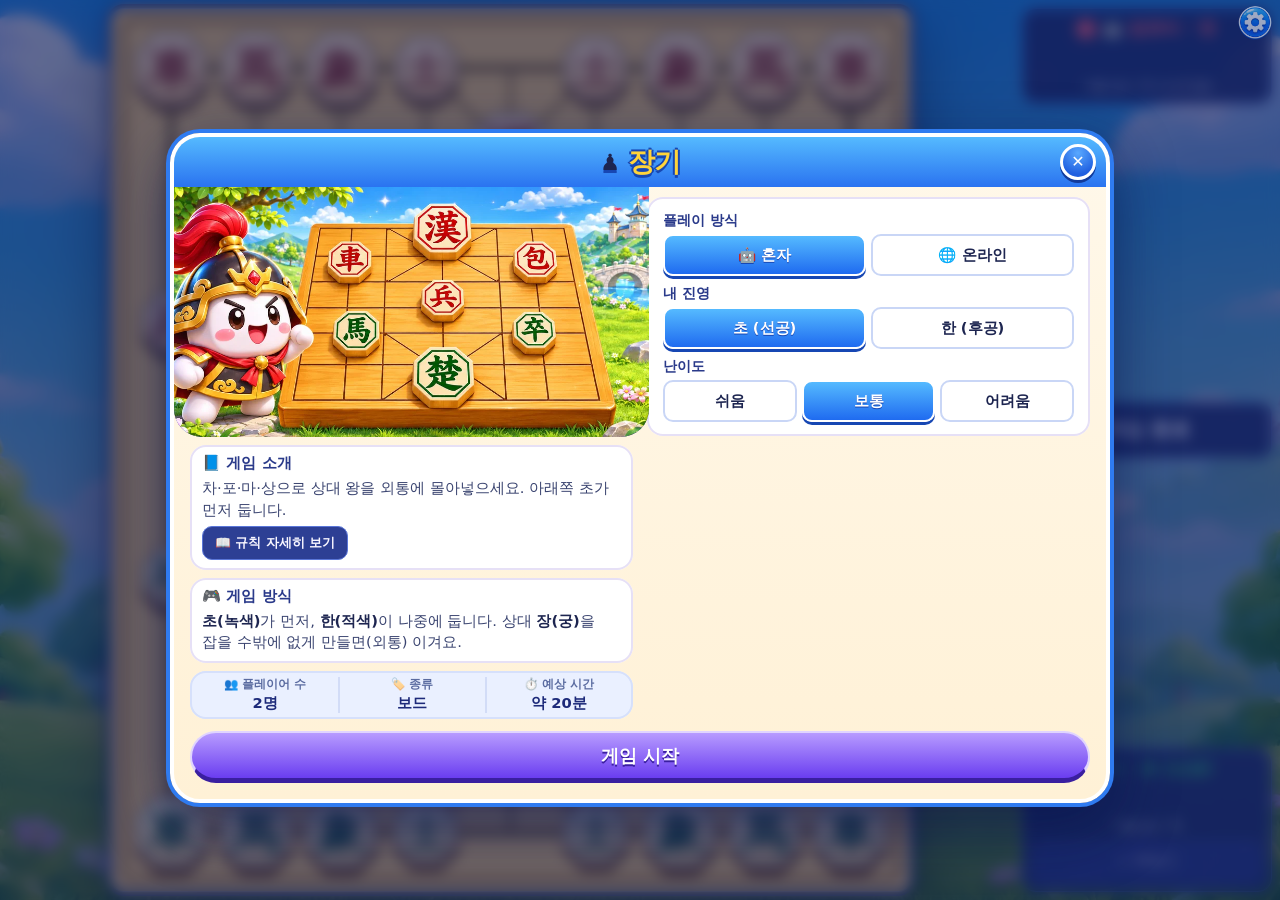
<file: janggi/index.html>
<!DOCTYPE html>
<html lang="ko">
<head>
<meta charset="utf-8">
<meta name="viewport" content="width=device-width, initial-scale=1">
<link rel="manifest" href="../manifest.json">
<meta name="theme-color" content="#10111d">
<meta name="mobile-web-app-capable" content="yes">
<meta name="apple-mobile-web-app-capable" content="yes">
<meta name="apple-mobile-web-app-title" content="보드게임즈">
<link rel="apple-touch-icon" href="../icons/apple-touch-icon.png"><link rel="icon" type="image/png" href="../icons/favicon.png">
<title>장기 (Janggi)</title>
<style>
:root{--ar:.9019}
*{box-sizing:border-box;-webkit-tap-highlight-color:transparent}
html,body{margin:0;height:100%;overflow:hidden}
body{background:radial-gradient(circle at 50% 40%,#2a3a5e 0%,#141c33 60%,#090d1a 100%);color:#e8eeff;font-family:system-ui,-apple-system,"Apple SD Gothic Neo","Noto Sans KR",sans-serif;user-select:none;touch-action:manipulation}
button{font:inherit;border:0;border-radius:12px;padding:10px 8px;background:#4d7cff;color:#fff;font-weight:700;cursor:pointer}
button:disabled{opacity:.3;cursor:default}
button.sec{background:#ffffff22}

#stage{position:fixed;inset:0;display:grid;padding:8px;gap:8px;
  grid-template-columns:minmax(0,1fr) 250px;grid-template-rows:auto auto minmax(0,1fr) auto;
  grid-template-areas:"board tl" "board menu" "board msg" "board br"}
#boardarea{grid-area:board;display:flex;align-items:center;justify-content:center;container-type:size;min-height:0;min-width:0}
#boardwrap{width:min(100cqw,calc(100cqh*var(--ar)));aspect-ratio:940/1040;position:relative;border-radius:12px;box-shadow:0 0 0 5px var(--cc,#4d7cff),0 0 30px var(--cc,#4d7cff),0 8px 30px #000a;overflow:hidden}
#boardwrap svg{display:block;width:100%;height:100%}
#menu{grid-area:menu;justify-self:center;display:flex;gap:8px}
#menu button{width:44px;height:44px;border-radius:50%;padding:0;font-size:19px}
#pTL{grid-area:tl}#pBR{grid-area:br}
.panel{background:#00000055;border:3px solid var(--pc);border-radius:18px;padding:8px 10px;display:flex;flex-direction:column;gap:6px;text-align:center}
.panel.cur{background:#ffffff20;box-shadow:0 0 22px var(--pc),inset 0 0 18px #ffffff18}
.ph{display:flex;align-items:center;justify-content:center;gap:8px;font-size:17px}
.ph .dot{width:16px;height:16px;border-radius:50%;background:var(--pc);box-shadow:0 0 8px var(--pc)}
.ph b{color:var(--pc)}
.caps{min-height:26px;font-size:20px;line-height:1.2;font-family:"Noto Serif CJK KR","Noto Serif KR",serif;font-weight:900;word-break:break-all}
.info{font-size:12px;opacity:.8}
.pbtns{display:flex;gap:6px}.pbtns button{flex:1;font-size:14px;padding:11px 4px}
#bigmsg{grid-area:msg;align-self:center;justify-self:stretch;min-height:56px;display:flex;align-items:center;justify-content:center;text-align:center;border:3px solid var(--cc,#4d7cff);border-radius:16px;background:#00000066;font-size:clamp(16px,2.1vw,28px);font-weight:800;line-height:1.3;padding:6px 12px;word-break:keep-all}
#bigmsg.bad{color:#ff9a9a}#bigmsg.good{color:#8dffb4}#bigmsg.warn{color:#ffd24d}

.ov{position:fixed;inset:0;background:#090d1aee;display:flex;align-items:center;justify-content:center;z-index:50;padding:16px}
.ov.hide{display:none}
.card{max-height:100%;overflow:auto;background:#1b2747;border:2px solid #4d7cff;border-radius:18px;padding:20px;max-width:420px;width:100%;text-align:center}
.card h2{margin:0 0 4px}
.opt{display:flex;gap:6px;justify-content:center;margin:6px 0 14px}
.opt button{flex:1;background:#ffffff1a;padding:10px 4px;font-size:14px}
.opt button.on{background:#4d7cff}
.lbl{font-size:13px;opacity:.75;margin-top:10px;text-align:left}
.rules ol{text-align:left;margin:8px 0 10px;padding-left:20px;font-size:13px;line-height:1.6}
.rules .note{font-size:12px;opacity:.7;text-align:left;margin-bottom:12px}
@keyframes pulse{to{opacity:.35}}
.pulse{animation:pulse .7s infinite alternate}

@media (max-aspect-ratio:11/10){
  #stage{grid-template-columns:minmax(0,1fr);grid-template-rows:auto auto minmax(0,1fr) auto auto;grid-template-areas:"tl" "menu" "board" "msg" "br"}
  #bigmsg{font-size:clamp(16px,4.4vw,26px)}
  .panel{padding:5px 8px;gap:3px}.caps{min-height:22px;font-size:17px}.info{display:none}
  .pbtns button{padding:8px 4px}
}
/* ── 연출 ── */
body::before{content:"";position:fixed;inset:-20%;z-index:-1;pointer-events:none;background:radial-gradient(circle at 20% 30%,#e2b96f33 0,transparent 38%),radial-gradient(circle at 80% 70%,#5ee08a22 0,transparent 38%);animation:aur 18s ease-in-out infinite alternate}
@keyframes aur{to{transform:translate(4%,-3%) rotate(8deg) scale(1.08)}}
#boardwrap{animation:bwglow 1.6s ease-in-out infinite alternate}
@keyframes bwglow{from{box-shadow:0 0 0 5px var(--cc,#4d7cff),0 0 16px var(--cc,#4d7cff),0 8px 30px #000a}to{box-shadow:0 0 0 5px var(--cc,#4d7cff),0 0 44px var(--cc,#4d7cff),0 8px 30px #000a}}
.panel.cur{animation:pglow 1.2s ease-in-out infinite alternate}
@keyframes pglow{from{box-shadow:0 0 10px var(--pc),inset 0 0 12px #ffffff12}to{box-shadow:0 0 32px var(--pc),inset 0 0 22px #ffffff22}}
#boardarea{position:relative}
#boardNotice{position:absolute;z-index:2;top:50%;left:50%;transform:translate(-50%,-50%);
  width:max-content;max-width:calc(100% - 24px);padding:10px 16px;border:1px solid #a38559;border-radius:12px;
  background:#211a14;color:#fff4dc;text-align:center;pointer-events:none;box-shadow:0 4px 14px #0004;
  font-family:system-ui,"Apple SD Gothic Neo","Noto Sans KR",sans-serif;word-break:keep-all}
#boardNotice[hidden]{display:none}
#boardNotice strong{display:block;font-size:clamp(21px,5vw,28px);font-weight:750;line-height:1.25;letter-spacing:normal}
#boardNotice span{display:block;margin-top:4px;font-size:.875rem;line-height:1.4;color:#e8d7b9}
#boardNotice span:empty{display:none}
</style>
<link rel="stylesheet" href="../theme.css">
</head>
<body>
<div id="stage">
  <div class="panel" id="pTL"></div>
  <div id="menu">
    <button class="sec" id="homeBtn" title="게임 목록" style="display:none">🏠</button>
    <button class="sec" id="fsBtn" title="전체화면">⛶</button>
    <button class="sec" id="sndBtn" title="소리">🔊</button>
    <button class="sec" id="ruleBtn" title="규칙">❓</button>
    <button class="sec" id="newBtn" title="새 게임">↻</button>
  </div>
  <div id="boardarea">
    <div id="boardwrap"><svg id="svg" viewBox="0 0 940 1040"></svg></div>
    <div id="boardNotice" role="status" hidden><strong></strong><span></span></div>
  </div>
  <div id="bigmsg"></div>
  <div class="panel" id="pBR"></div>
</div>

<div class="ov" id="setup"><div class="card">
<h2>♟️ 장기</h2>
<div style="font-size:13px;opacity:.8">컴퓨터와 한 판 — 초(선공)가 아래, 한이 위</div>
<div class="lbl">모드</div>
<div class="opt" id="optMode"><button data-v="solo" class="on">🤖 혼자</button><button data-v="online">🌐 온라인</button></div>
<div class="lbl">내 진영</div>
<div class="opt" id="optMe"><button data-v="1" class="on">초 (선공)</button><button data-v="2">한 (후공)</button></div>
<div id="lvBox"><div class="lbl">난이도</div>
<div class="opt" id="optLv"><button data-v="easy">쉬움</button><button data-v="normal" class="on">보통</button><button data-v="hard">어려움</button></div></div>
<div id="olNote" style="font-size:12px;color:#ffb3b3;min-height:16px"></div>
<div id="onNote" style="font-size:12px;opacity:.7;display:none">온라인에서는 방장이 정한 진영으로 진행해요</div>
<button id="startBtn" style="width:100%;margin-top:6px;padding:14px">게임 시작</button>
</div></div>

<div class="ov hide" id="rules"><div class="card rules"><h2>장기 규칙</h2>
<ol>
<li><b>초(녹색)</b>가 먼저, <b>한(적색)</b>이 나중에 둡니다. 상대 <b>장(궁)</b>을 잡을 수밖에 없게 만들면(외통) 이겨요.</li>
<li><b>차</b> 직선 · <b>포</b> 말 하나를 넘어 이동(포는 포를 넘거나 잡을 수 없음) · <b>마</b> 직선 1칸+대각 1칸 · <b>상</b> 직선 1칸+대각 2칸 · <b>졸/병</b> 앞·옆 1칸.</li>
<li><b>장·사</b>는 궁성 안에서만 한 칸씩, <b>궁성의 대각선</b>도 따라 움직일 수 있어요. 차·포·졸도 궁성 대각선을 이용합니다.</li>
<li>마와 상은 가는 길목에 말이 있으면 막혀요(멱).</li>
<li>왕이 공격받으면 <b>장군</b>, 반드시 피해야 해요. 장군을 못 피하면 외통패입니다.</li>
<li>움직일 수 있는 말이 없으면 자동으로 <b>한 수 쉼</b>. 400수가 넘으면 기물 점수(차13 포7 마5 상3 사3 졸2, 한 +1.5 덤)로 승부합니다.</li>
</ol>
<div class="note">※ 두 왕이 마주 보는 수(빅장)는 둘 수 없게 단순화했어요. 상차림은 마상상마 고정입니다.</div>
<button id="ruleClose" style="width:100%">닫기</button></div></div>

<div class="ov hide" id="win"><div class="card">
<h2 id="wt"></h2><div id="wd" style="margin:6px 0 14px;line-height:1.6"></div>
<button id="againBtn" style="width:100%;padding:14px">다시 하기</button></div></div>

<script src="../fx.js"></script>
<script src="wood-sample.js"></script>
<script src="sound.js"></script>
<script src="engine.js"></script>
<script src="../firebase-config.js"></script>
<script src="../net.js"></script>
<script>
const J=Janggi,$=s=>document.querySelector(s);
const S=100,M=70,W=940,H=1040;
const SIDE={1:{n:"초",c:"#2fbf71",ink:"#1a4b32",rim:"#4c7052",hz:{1:"楚",2:"車",3:"包",4:"馬",5:"象",6:"士",7:"卒"}},2:{n:"한",c:"#ff5d73",ink:"#852920",rim:"#a2533e",hz:{1:"漢",2:"車",3:"包",4:"馬",5:"象",6:"士",7:"兵"}}};
const RAD={1:47,2:42,3:42,4:42,5:42,6:37,7:34},FS={1:62,2:52,3:52,4:52,5:52,6:44,7:42};
let sel={lv:"normal",me:1,mode:"solo"},G=null,gen=0;

const sfx=(cue,options)=>window.JanggiSound?.play(cue,options);
const stopSounds=()=>window.JanggiSound?.stop();
const flip=()=>G&&G.me===2;
const px=(r,c)=>{if(flip()){r=9-r;c=8-c}return [M+c*S,M+r*S]};

function newGame(net,cfg){
  gen++;stopSounds();hideBoardNotice();
  const B=J.initialBoard();J.locateKings(B);
  G={online:net||null,B,turn:1,me:net?(net.isHost?cfg.side:3-cfg.side):sel.me,lv:net?"normal":sel.lv,sel:-1,moves:[],last:null,hist:[],over:false,ply:0,cap:{1:[],2:[]},busy:false,msg:"",kind:"",check:false,legal:J.legalMoves(B,1)};
  setTurnMsg();render();
  if(G.turn!==G.me&&!net)aiTurn();
}
function setTurnMsg(){
  if(G.over)return;
  if(G.turn===G.me){
    G.msg=G.check?"⚠️ 장군! 왕을 지키세요":(G.sel>=0?"갈 곳을 누르세요":"내 차례 — 움직일 말을 누르세요");G.kind=G.check?"warn":"";
  }else{G.msg=G.check?"장군!":G.online?"상대 차례… 기다리는 중":"🤖 생각하는 중…";G.kind=G.check?"warn":""}
}

function octagon(x,y,r){
  const corner=Math.round(r*.42);
  return [
    [x-corner,y-r],[x+corner,y-r],[x+r,y-corner],[x+r,y+corner],
    [x+corner,y+r],[x-corner,y+r],[x-r,y+corner],[x-r,y-corner]
  ].map(point=>point.join(",")).join(" ");
}

function pieceSVG(i,x,y,side,type,inCheck){
  const r=RAD[type],depth=type===1?9:7,palette=SIDE[side];
  return `<g id="pc${i}" class="janggi-piece">
    <polygon points="${octagon(x+2,y+depth+3,r+1)}" fill="#432809" opacity=".38"/>
    <polygon points="${octagon(x,y+depth,r)}" fill="url(#piece-edge)" stroke="#513019" stroke-width="2" stroke-linejoin="round"/>
    <polygon points="${octagon(x,y,r)}" fill="url(#piece-face${inCheck?"-check":""})" stroke="#624026" stroke-width="2.5" stroke-linejoin="round"/>
    <polygon points="${octagon(x,y,r-4)}" fill="none" stroke="#fff2cf" stroke-width="1.5" opacity=".85"/>
    <polygon points="${octagon(x,y,r-9)}" fill="none" stroke="${inCheck?"#b83a29":palette.rim}" stroke-width="${type===1||inCheck?3:2.3}"/>
    <text x="${x}" y="${y+FS[type]*.35}" text-anchor="middle" font-size="${FS[type]}" font-weight="800" fill="${palette.ink}" font-family="'Noto Serif CJK KR','Noto Serif KR','Nanum Myeongjo',serif">${palette.hz[type]}</text>
  </g>`;
}

function boardSVG(){
  let h=`<defs>
    <linearGradient id="piece-face" x2="20%" y2="100%">
      <stop stop-color="#fff1ce"/><stop offset="1" stop-color="#d9ae76"/>
    </linearGradient>
    <linearGradient id="piece-face-check" x2="20%" y2="100%">
      <stop stop-color="#fff0d3"/><stop offset="1" stop-color="#eda87f"/>
    </linearGradient>
    <linearGradient id="piece-edge" x2="0%" y2="100%">
      <stop stop-color="#9b673b"/><stop offset="1" stop-color="#683b22"/>
    </linearGradient>
  </defs><rect width="${W}" height="${H}" fill="#e2b96f"/><rect x="14" y="14" width="${W-28}" height="${H-28}" rx="8" fill="none" stroke="#7a5320" stroke-width="5"/>`;
  h+=`<g stroke="#4a2f0c" stroke-width="3" stroke-linecap="round">`;
  for(let r=0;r<10;r++)h+=`<line x1="${M}" y1="${M+r*S}" x2="${M+8*S}" y2="${M+r*S}"/>`;
  for(let c=0;c<9;c++)h+=`<line x1="${M+c*S}" y1="${M}" x2="${M+c*S}" y2="${M+9*S}"/>`;
  for(const r0 of [0,7]){
    h+=`<line x1="${M+3*S}" y1="${M+r0*S}" x2="${M+5*S}" y2="${M+(r0+2)*S}"/><line x1="${M+5*S}" y1="${M+r0*S}" x2="${M+3*S}" y2="${M+(r0+2)*S}"/>`;
  }
  h+=`</g><rect x="${M}" y="${M}" width="${8*S}" height="${9*S}" fill="none" stroke="#4a2f0c" stroke-width="6"/>`;
  // 마지막 수
  if(G.last)for(const i of G.last){const [x,y]=px((i/9)|0,i%9);h+=`<rect x="${x-46}" y="${y-46}" width="92" height="92" rx="12" fill="#ffe14d" opacity=".4"/>`}
  // 선택
  if(G.sel>=0){
    const [x,y]=px((G.sel/9)|0,G.sel%9),r=RAD[G.B[G.sel]&7];
    h+=`<polygon points="${octagon(x,y+3,r+7)}" fill="#7ea5ff" fill-opacity=".22" stroke="#194ec7" stroke-width="5" stroke-linejoin="round"/>`;
  }
  // 기물
  for(let i=0;i<90;i++){
    const v=G.B[i];if(!v)continue;
    const side=v>>3,type=v&7,[x,y]=px((i/9)|0,i%9);
    h+=pieceSVG(i,x,y,side,type,G.check&&type===1&&side===G.turn);
  }
  // 갈 수 있는 곳
  for(const i of G.moves){
    const [x,y]=px((i/9)|0,i%9);
    h+=G.B[i]?`<polygon points="${octagon(x,y+3,RAD[G.B[i]&7]+5)}" fill="none" stroke="#b32626" stroke-width="5" stroke-linejoin="round" class="pulse"/>`:`<circle cx="${x}" cy="${y}" r="16" fill="#2f6bff" opacity=".85" class="pulse"/>`;
  }
  return h;
}
function render(updateBoard=true){
  if(updateBoard)$("#svg").innerHTML=boardSVG();
  const turnC=G.over?"#4d7cff":SIDE[G.turn].c;
  $("#boardwrap").style.setProperty("--cc",turnC);
  const bm=$("#bigmsg");bm.textContent=G.over?"게임 종료":G.msg;bm.className=G.over?"":G.kind;bm.style.setProperty("--cc",turnC);
  const ai=3-G.me;
  const capHtml=s=>G.cap[s].map(v=>`<span style="color:${SIDE[v>>3].c}">${SIDE[v>>3].hz[v&7]}</span>`).join("")||"&nbsp;";
  const pts=s=>{let p=0;for(let i=0;i<90;i++){const v=G.B[i];if(v&&(v>>3)===s)p+=J.PTS[v&7]}return p};
  const canUndo=!G.over&&!G.busy&&G.hist.some(h=>h.turn===G.me);
  const panel=(el,s,isMe)=>{
    el.style.setProperty("--pc",SIDE[s].c);el.classList.toggle("cur",!G.over&&G.turn===s);
    el.innerHTML=`<div class="ph"><span class="dot"></span><b>${isMe?"나":G.online?"👤 "+G.online.names[1-G.online.me]:"🤖 컴퓨터"} · ${SIDE[s].n}${s===1?" (선공)":""}</b></div>`
      +`<div class="caps">${capHtml(s)}</div><div class="info">기물 점수 ${pts(s)}${s===2?" (+1.5 덤)":""}</div>`
      +(isMe?`<div class="pbtns">${G.online?"":`<button class="sec" data-act="undo"${canUndo?"":" disabled"}>↩ 무르기</button>`}${G.online&&!G.over?`<button class="sec" data-act="resign">🏳️ 기권</button>`:""}</div>`:"");
  };
  panel($("#pTL"),ai,false);panel($("#pBR"),G.me,true);
  try{postFx()}catch(e){}
}
// ── 연출 ──
const boardNotice=$("#boardNotice");
let boardNoticeTimer;
function hideBoardNotice(){
  clearTimeout(boardNoticeTimer);
  boardNotice.hidden=true;
}
function showBoardNotice(title,detail=""){
  hideBoardNotice();
  boardNotice.querySelector("strong").textContent=title;
  boardNotice.querySelector("span").textContent=detail;
  boardNotice.hidden=false;
  boardNoticeTimer=setTimeout(hideBoardNotice,1350);
}
function postFx(){
  if(!G.fx)return;
  const F=G.fx;G.fx=null;
  const check=G.check&&!G.over,game=gen;
  const sv=$("#svg"),el=$("#pc"+F.t);
  const [x0,y0]=px((F.f/9)|0,F.f%9),[x1,y1]=px((F.t/9)|0,F.t%9);
  const travel=window.FX&&el?.animate&&!matchMedia("(prefers-reduced-motion: reduce)").matches?110:0;
  if(travel)FX.slide(el,x0-x1,y0-y1,{dur:travel,s:1.05,hop:4});
  sfx("contact",{delay:travel/1000});

  setTimeout(()=>{
    if(game!==gen)return;
    if(check)showBoardNotice(F.meong?"멍군! 역장군!":"장군!",F.meong?"장군을 막고 되받았어요":"");
    else if(F.meong)showBoardNotice("멍군!","장군을 막았어요");
    if(F.cap&&window.FX){
      const p=FX.svgXY(sv,x1,y1),opponent=SIDE[F.cap>>3];
      FX.burst(p.x,p.y,{n:16,color:[opponent.c,"#f8ebc8"],speed:6,g:.3,size:4,life:30,shape:"rect"});
      FX.ring(p.x,p.y,opponent.c,{r0:12,grow:2.4});
      FX.vib(30);
    }
  },travel);
}

function doMove(m,remote){
  const B=G.B,f=m>>7,t=m&127,mover=G.turn;if(G.online&&!remote)G.online.send({t:"mv",m});
  G.hist.push({B:Int8Array.from(B),turn:mover,last:G.last,cap:{1:G.cap[1].slice(),2:G.cap[2].slice()},ply:G.ply,check:G.check});
  const cap=B[t];if(cap)G.cap[mover].push(cap);
  J.make(B,m);G.last=[f,t];G.ply++;G.fx={f,t,cap,mover,meong:!!G.check};
  if(cap&&(cap&7)===1){endGame(mover,"왕을 잡았어요");return}
  afterMove(mover);
}
function afterMove(mover){
  const B=G.B,opp=3-mover;
  G.turn=opp;G.sel=-1;G.moves=[];
  J.locateKings(B);
  G.legal=J.legalMoves(B,opp);G.check=J.inCheck(B,opp);
  if(!G.legal.length){
    if(G.check)return endGame(mover,"외통! 더 이상 피할 수 없어요");
    G.turn=mover;G.check=J.inCheck(B,mover);G.legal=J.legalMoves(B,mover);
    if(!G.legal.length)return endScore();
    setTurnMsg();G.msg=`${SIDE[opp].n}이(가) 둘 곳이 없어 한 수 쉼 — `+G.msg;
  }else{
    setTurnMsg();
  }
  if(G.ply>=400)return endScore();
  render();
  if(G.turn!==G.me&&!G.online)aiTurn();
}
function aiTurn(){
  G.busy=true;render(false);
  const g=gen;
  setTimeout(()=>{
    if(g!==gen||!G||G.over)return;
    const m=J.chooseMove(G.B,G.turn,G.lv);
    G.busy=false;
    if(m==null)return endScore();
    doMove(m);
  },120);
}
function endGame(winner,why){
  G.over=true;G.busy=false;G.sel=-1;G.moves=[];if(G.online)G.online.finish();render();
  const win=winner===G.me;
  $("#wt").textContent=win?"🎉 승리했어요!":G.online?"😢 졌어요":"🤖 컴퓨터 승리";
  $("#wd").textContent=why;
  const game=gen;
  sfx(win?"win":"lose",{delay:.65});
  setTimeout(()=>{
    if(game!==gen)return;
    if(win)window.FX?.confetti();
    showBoardNotice(win?(why.includes("외통")?"외통!":"승리!"):"패배",why);
  },650);
  setTimeout(()=>{if(game===gen)$("#win").classList.remove("hide")},window.FX?2800:900);
}
function endScore(){
  const sc=J.score(G.B),w=sc[1]>sc[2]?1:2;
  endGame(w,`계가: 초 ${sc[1]} : 한 ${sc[2]} (한 +1.5 덤)`);
}

$("#svg").addEventListener("click",e=>{
  if(!G||G.over||G.busy||G.turn!==G.me)return;
  const r0=$("#svg").getBoundingClientRect(),x=(e.clientX-r0.left)*W/r0.width,y=(e.clientY-r0.top)*H/r0.height;
  let c=Math.round((x-M)/S),r=Math.round((y-M)/S);
  if(r<0||r>9||c<0||c>8)return;
  if(flip()){r=9-r;c=8-c}
  const i=r*9+c,v=G.B[i];
  if(v&&(v>>3)===G.me){
    G.sel=i;G.moves=G.legal.filter(m=>(m>>7)===i).map(m=>m&127);
    if(!G.moves.length){G.msg="이 말은 움직일 수 없어요";G.kind="bad";sfx("invalid");render();return}
    setTurnMsg();render();return;
  }
  if(G.sel>=0&&G.moves.includes(i)){doMove(G.sel<<7|i);return}
  G.sel=-1;G.moves=[];setTurnMsg();render();
});
function onNet(e){
  if(e.t==="cfg"){if(!G||!G.online||G.started)return;newGame(G.online,e);G.started=true;sfx("start");return}
  if(!G||G.over)return;
  if(e.t==="mv"&&G.turn!==G.me&&G.legal.includes(e.m))doMove(e.m,true);
  else if(e.t==="resign")endGame(G.me,"상대가 기권했어요");
}
$("#stage").addEventListener("click",e=>{
  const b=e.target.closest("button[data-act]");if(!b||!G||G.busy||G.over)return;
  if(b.dataset.act==="resign"){if(confirm("기권할까요?")){G.online.send({t:"resign"});endGame(3-G.me,"기권했어요")}return}
  if(b.dataset.act==="undo"){
    for(let k=G.hist.length-1;k>=0;k--){
      const h=G.hist[k];
      if(h.turn===G.me){
        G.B=Int8Array.from(h.B);G.turn=h.turn;G.last=h.last;G.cap=h.cap;G.ply=h.ply;G.check=h.check;G.hist.length=k;
        J.locateKings(G.B);G.legal=J.legalMoves(G.B,G.turn);G.sel=-1;G.moves=[];
        gen++;stopSounds();hideBoardNotice();sfx("undo");
        setTurnMsg();render();return;
      }
    }
  }
});
$("#ruleBtn").onclick=()=>{sfx("menu");$("#rules").classList.remove("hide")};
$("#ruleClose").onclick=()=>{sfx("back");$("#rules").classList.add("hide")};
const soundButton=$("#sndBtn");
const syncSound=()=>{soundButton.textContent=window.FX?.on?"🔊":"🔇"};
syncSound();
soundButton.onclick=()=>{
  if(!window.FX)return;
  FX.on=!FX.on;syncSound();
  if(FX.on)sfx("menu");else stopSounds();
};
const again=()=>{
  gen++;stopSounds();hideBoardNotice();sfx("back");
  if(G&&G.online){G.online.leave();G.online=null}
  $("#win").classList.add("hide");$("#setup").classList.remove("hide");
};
$("#newBtn").onclick=again;$("#againBtn").onclick=again;
function bindOpt(id,key,num){
  $(id).addEventListener("click",e=>{
    const b=e.target.closest("button");if(!b)return;
    [...$(id).children].forEach(x=>x.classList.remove("on"));b.classList.add("on");sel[key]=num?+b.dataset.v:b.dataset.v;sfx("menu");syncSetup();
  });
}
function syncSetup(){
  const on=sel.mode==="online";
  $("#lvBox").style.display=on?"none":"";$("#onNote").style.display=on?"":"none";
  $("#startBtn").textContent=on?"🌐 방 목록 열기":"게임 시작";
  $("#olNote").textContent=on&&!(window.BGNet&&BGNet.configured)?"온라인 서버 설정이 아직 안 되어 있어요":"";
}
bindOpt("#optMode","mode");bindOpt("#optMe","me",true);bindOpt("#optLv","lv");syncSetup();
$("#startBtn").onclick=()=>{
  if(sel.mode==="online"){
    if(!window.BGNet){$("#olNote").textContent="온라인 모듈을 불러오지 못했어요 (저장소 주소로 열어 주세요)";sfx("invalid");return}
    sfx("menu");$("#setup").classList.add("hide");
    BGNet.open({game:"janggi",title:"장기",sizes:[{np:2,label:"2명"}],
      onStart:ctx=>{
        $("#win").classList.add("hide");
        newGame(ctx,{side:1});G.over=true;G.started=false;G.msg="방장이 시작하는 중…";render();
        ctx.onEvent=onNet;ctx.onLeft=()=>{if(G?.online===ctx&&!G.over)endGame(G.me,"상대가 나갔어요")};
        if(ctx.isHost){const cfg={t:"cfg",side:sel.me};ctx.send(cfg);newGame(ctx,cfg);G.started=true;sfx("start")}
      },
      onClose:()=>$("#setup").classList.remove("hide")});
    return;
  }
  $("#setup").classList.add("hide");newGame();sfx("start");
};

(function(){
  const d=document,el=d.documentElement,btn=$("#fsBtn");
  const isFs=()=>!!(d.fullscreenElement||d.webkitFullscreenElement);
  const sync=()=>{btn.textContent=isFs()?"✕":"⛶"};
  btn.onclick=async()=>{
    try{
      if(isFs()){await(d.exitFullscreen||d.webkitExitFullscreen).call(d)}
      else{const f=el.requestFullscreen||el.webkitRequestFullscreen;if(!f)throw 0;await f.call(el)}
      sfx("menu");
    }catch(e){sfx("invalid");if(G){G.msg="이 환경에서는 전체화면을 쓸 수 없어요";G.kind="bad";render()}}
  };
  d.addEventListener("fullscreenchange",sync);d.addEventListener("webkitfullscreenchange",sync);
})();

// 초기 화면(설정 창 뒤)
G={B:J.initialBoard(),turn:1,me:1,lv:"normal",sel:-1,moves:[],last:null,hist:[],over:true,ply:0,cap:{1:[],2:[]},busy:false,msg:"",kind:"",check:false,legal:[]};
render();

(function(){
  if(/\/(magic-labyrinth|wall-go|janggi|baduk|omok|chess)\/?(index\.html)?$/.test(location.pathname)){
    const b=document.getElementById("homeBtn");b.style.display="";
    b.onclick=()=>{location.href="../"};
  }
})();
</script>
<script>if("serviceWorker" in navigator)addEventListener("load",()=>navigator.serviceWorker.register("../sw.js").catch(()=>{}));</script>
<script src="../theme.js"></script>
</body>
</html>
</file>
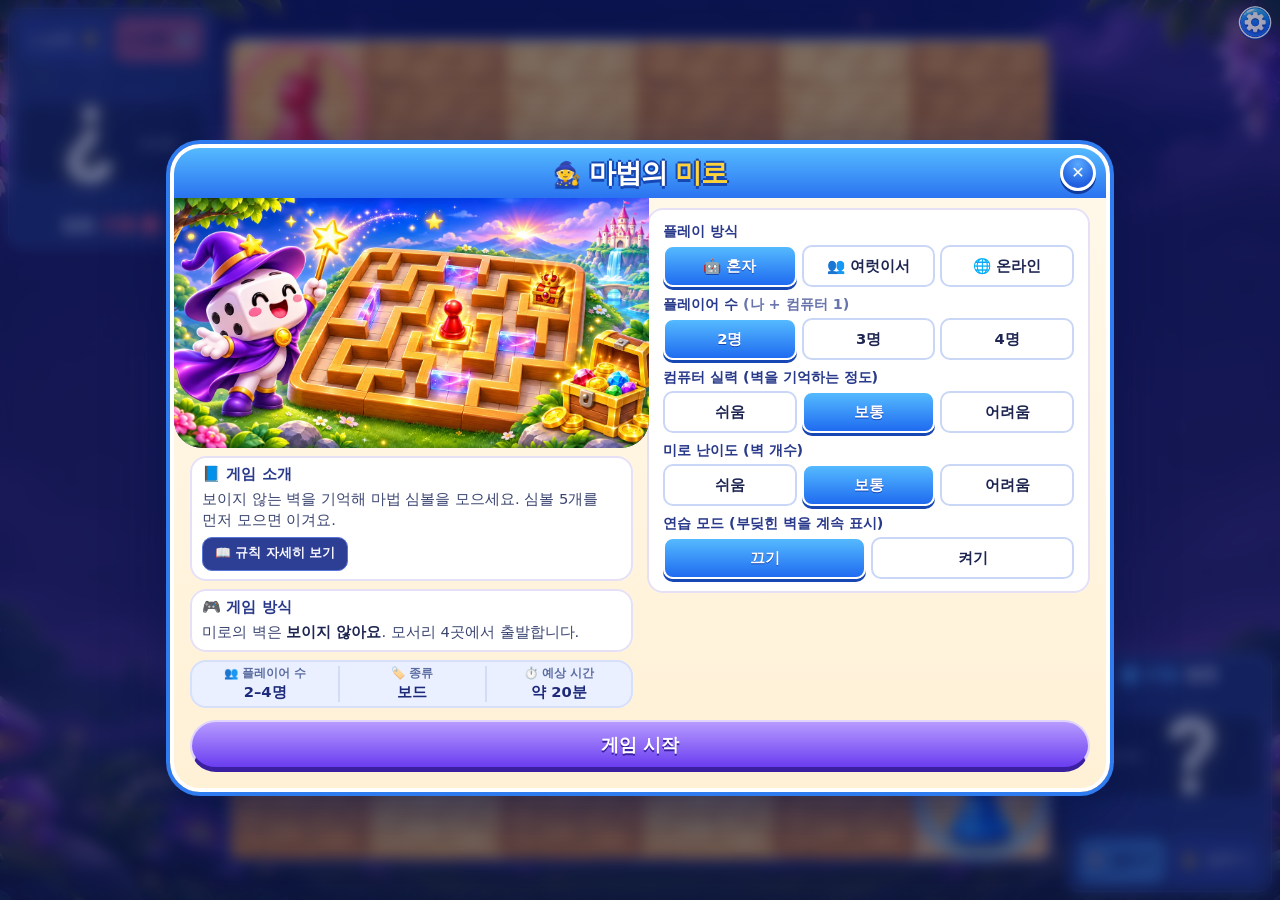
<file: magic-labyrinth/index.html>
<!DOCTYPE html>
<html lang="ko">
<head>
<meta charset="utf-8">
<meta name="viewport" content="width=device-width, initial-scale=1">
<link rel="manifest" href="../manifest.json">
<meta name="theme-color" content="#10111d">
<meta name="mobile-web-app-capable" content="yes">
<meta name="apple-mobile-web-app-capable" content="yes">
<meta name="apple-mobile-web-app-title" content="보드게임즈">
<link rel="apple-touch-icon" href="../icons/apple-touch-icon.png"><link rel="icon" type="image/png" href="../icons/favicon.png">
<title>마법의 미로</title>
<style>
html body.bg-game{background:linear-gradient(#0d0a2a55,#0d0a2a99),url(../img/maze/bg_wide.webp) center/cover fixed #1a1450}
@media (orientation:portrait){html body.bg-game{background:linear-gradient(#0d0a2a55,#0d0a2a99),url(../img/maze/bg_tall.webp) center/cover fixed #1a1450}}
/* ===== 레이아웃 변수 ===== */
:root{
  --bs:max(220px,min(calc(100dvh - 16px),calc(100vw - 460px)));
  --pw:clamp(150px,calc((100vw - var(--bs))/2 - 24px),300px);
  --cs:calc(var(--bs)/6);
}
*{box-sizing:border-box;-webkit-tap-highlight-color:transparent}
html,body{margin:0;height:100%;overflow:hidden}
body{background:radial-gradient(circle at 50% 40%,#3a2478 0%,#1a1038 60%,#0d0820 100%);color:#efe8ff;font-family:system-ui,-apple-system,"Apple SD Gothic Neo","Noto Sans KR",sans-serif;user-select:none;touch-action:manipulation}
button{font:inherit;border:0;border-radius:12px;padding:10px 8px;background:#7c5cff;color:#fff;font-weight:700;cursor:pointer}
button:disabled{opacity:.3;cursor:default}
button.sec{background:#ffffff22}

/* ===== 무대(그리드) ===== */
#stage{position:fixed;inset:0;display:grid;padding:8px;gap:8px;
  grid-template-columns:1fr var(--bs) 1fr;grid-template-rows:auto 1fr auto;
  grid-template-areas:"tl board tr" "menu board ." "bl board br"}
#boardarea{grid-area:board;display:flex;align-items:center;justify-content:center}
#menu{grid-area:menu;align-self:center;justify-self:center;display:flex;flex-direction:column;gap:8px}
#menu button{width:46px;height:46px;border-radius:50%;padding:0;font-size:20px}
.p-tl{grid-area:tl;justify-self:start;align-self:start;transform:rotate(180deg)}
.p-tr{grid-area:tr;justify-self:end;align-self:start;transform:rotate(180deg)}
.p-bl{grid-area:bl;justify-self:start;align-self:end}
.p-br{grid-area:br;justify-self:end;align-self:end}

/* ===== 플레이어 패널 ===== */
.panel{width:var(--pw);background:#00000055;border:3px solid var(--pc);border-radius:18px;padding:8px 10px;display:flex;flex-direction:column;gap:5px;text-align:center;box-shadow:0 0 0 0 transparent}
.panel.empty{visibility:hidden}
.panel.cur{background:#ffffff20;box-shadow:0 0 22px var(--pc),inset 0 0 18px #ffffff18}
.ph{display:flex;align-items:center;justify-content:center;gap:8px;font-size:17px}
.ph .dot{width:16px;height:16px;border-radius:50%;background:var(--pc);box-shadow:0 0 8px var(--pc)}
.ph b{color:var(--pc)}
.ph .cnt{font-weight:800}
.got{font-size:16px;min-height:21px;letter-spacing:2px}
.gem{display:flex;align-items:center;justify-content:center;gap:8px;background:#00000050;border-radius:14px;padding:2px 8px}
.gem small{font-size:12px;opacity:.8;writing-mode:horizontal-tb}
.gem span{font-size:clamp(44px,calc(var(--pw)*.33),76px);line-height:1.1;filter:drop-shadow(0 0 8px #ffe58aaa)}
.pmsg{font-size:13px;min-height:32px;display:flex;align-items:center;justify-content:center;line-height:1.25}
.pmsg.bad{color:#ff9a9a}.pmsg.good{color:#8dffb4}
.pbtns{display:flex;gap:6px}
.pbtns button{flex:1;font-size:15px;padding:12px 4px}
.pbtns button.roll{background:var(--pc);color:#1a1038}

/* ===== 보드 ===== */
#boardwrap{width:var(--bs);height:var(--bs);position:relative;border-radius:14px;background:#2a1a5c;box-shadow:0 0 0 4px var(--cc,#7c5cff),0 0 30px var(--cc,#7c5cff),0 8px 30px #000a}
#board{position:absolute;inset:0;display:grid;grid-template-columns:repeat(6,1fr);grid-template-rows:repeat(6,1fr);border-radius:12px;overflow:hidden}
.cell{position:relative;background:#c9954a url(../img/maze/tile_a.webp) center/100% 100% no-repeat;display:flex;align-items:center;justify-content:center;border:0}
.cell.alt{background-image:url(../img/maze/tile_b.webp)}
.cell.startc{background-image:url(../img/maze/tile_start.webp)}
.cell.startc::after{content:"";position:absolute;inset:0;background:var(--pc);mix-blend-mode:soft-light;opacity:.55;pointer-events:none}
.cell.adj{cursor:pointer;box-shadow:inset 0 0 0 3px #ffe58a,inset 0 0 18px #ffe58acc;filter:brightness(1.12)}
.cell .sym{display:grid;place-items:center;width:calc(var(--cs)*.8);height:calc(var(--cs)*.8);filter:drop-shadow(0 2px 3px #0008) drop-shadow(0 0 5px #ffe58a99)}
.symi{width:100%;height:100%;object-fit:contain;display:block;pointer-events:none}
.got .symi{display:inline-block;width:20px;height:20px;vertical-align:middle;margin:0 1px}
.gem .symi{width:56px;height:56px}
.cell.done .sym{opacity:.3;filter:grayscale(1) drop-shadow(0 2px 3px #0008)}
.cell .start{position:absolute;inset:4px;border:3px solid var(--pc);border-radius:50%;opacity:.9;box-shadow:0 0 10px var(--pc),inset 0 0 8px var(--pc)}
.tok{position:absolute;width:calc(var(--cs)*.56);height:calc(var(--cs)*.76);display:flex;align-items:flex-end;justify-content:center;filter:drop-shadow(0 4px 3px #000a);transform:translate(calc(var(--i)*7px),calc(var(--i)*-5px));transition:all .15s}
.tok img{width:100%;height:100%;object-fit:contain;pointer-events:none}
.tok.cur{animation:bob .8s infinite alternate;z-index:3}
@keyframes bob{to{margin-top:-4px}}
#walls{position:absolute;inset:0;pointer-events:none}
.wall{position:absolute;background:#ff4d6d;border-radius:3px;box-shadow:0 0 10px #ff4d6d;animation:pulse .5s infinite alternate}
.wall.known{background:#ff4d6d88;box-shadow:none;animation:none}
@keyframes pulse{to{opacity:.45}}
#boardwrap.shake{animation:shake .35s}
@keyframes shake{25%{transform:translateX(-6px)}75%{transform:translateX(6px)}}

/* ===== 주사위(보드 위) ===== */
#dice{position:absolute;left:50%;top:50%;width:calc(var(--bs)*.3);height:calc(var(--bs)*.3);margin:calc(var(--bs)*-.15) 0 0 calc(var(--bs)*-.15);background:#fff;border:calc(var(--bs)*.012) solid var(--dc,#7c5cff);border-radius:20%;box-shadow:0 10px 40px #000c,0 0 40px var(--dc,#7c5cff);display:grid;grid-template-columns:repeat(3,1fr);grid-template-rows:repeat(3,1fr);padding:9%;z-index:20;pointer-events:none;opacity:0;transform:scale(.4);transition:opacity .25s,transform .25s}
#dice.show{opacity:1;transform:scale(1)}
#dice.tumble{animation:tumble .5s linear infinite}
#dice.pop{animation:pop .35s}
@keyframes tumble{to{transform:scale(1) rotate(360deg)}}
@keyframes pop{0%{transform:scale(1.35)}100%{transform:scale(1)}}
#dice i{display:block;width:70%;height:70%;margin:auto;border-radius:50%;background:var(--dc,#7c5cff);visibility:hidden}
#dice i.on{visibility:visible}

/* ===== 오버레이 ===== */
.ov{position:fixed;inset:0;background:#0d0820ee;display:flex;align-items:center;justify-content:center;z-index:50;padding:16px}
.ov.hide{display:none}
.card{max-height:100%;overflow:auto;background:#241552;border:2px solid #7c5cff;border-radius:18px;padding:20px;max-width:400px;width:100%;text-align:center}
.card h2{margin:0 0 4px}
.opt{display:flex;gap:6px;justify-content:center;margin:6px 0 14px}
.opt button{flex:1;background:#ffffff1a;padding:10px 4px;font-size:14px}
.opt button.on{background:#7c5cff}
.lbl{font-size:13px;opacity:.75;margin-top:10px;text-align:left}
.rules ol{text-align:left;margin:8px 0 14px;padding-left:20px;font-size:13px;line-height:1.6}
.rot{transform:rotate(180deg)}
.solo .p-tl,.solo .p-tr{transform:none}
.solo .rot{display:none}

/* ===== 세로(폰) 화면 ===== */
@media (max-aspect-ratio:11/10){
  :root{--bs:max(220px,min(calc(100vw - 16px),calc(100dvh - 400px)));--pw:calc(50vw - 14px)}
  #stage{grid-template-columns:1fr 1fr;grid-template-rows:auto auto 1fr auto;
    grid-template-areas:"tl tr" "menu menu" "board board" "bl br"}
  #menu{flex-direction:row}
  #menu button{width:40px;height:40px;font-size:17px}
  .p-tl{justify-self:start}.p-tr{justify-self:end}
  .panel{padding:5px 6px;gap:3px}
  .gem span{font-size:40px}.got{display:none}.pmsg{font-size:11px;min-height:26px}
  .pbtns button{font-size:13px;padding:9px 2px}
}
/* ── 연출 ── */
body::before{content:"";position:fixed;inset:-20%;z-index:-1;pointer-events:none;background:radial-gradient(circle at 20% 30%,#7c5cff44 0,transparent 38%),radial-gradient(circle at 80% 70%,#ff7ce022 0,transparent 38%);animation:aur 18s ease-in-out infinite alternate}
@keyframes aur{to{transform:translate(4%,-3%) rotate(8deg) scale(1.08)}}
#boardwrap{animation:bwglow 1.6s ease-in-out infinite alternate}
@keyframes bwglow{from{box-shadow:0 0 0 5px var(--cc,#4d7cff),0 0 16px var(--cc,#4d7cff),0 8px 30px #000a}to{box-shadow:0 0 0 5px var(--cc,#4d7cff),0 0 44px var(--cc,#4d7cff),0 8px 30px #000a}}
.panel.cur{animation:pglow 1.2s ease-in-out infinite alternate}
@keyframes pglow{from{box-shadow:0 0 10px var(--pc),inset 0 0 12px #ffffff12}to{box-shadow:0 0 32px var(--pc),inset 0 0 22px #ffffff22}}
</style>
<link rel="stylesheet" href="../theme.css">
</head>
<body>
<div id="stage">
  <div class="panel p-tl empty" id="pTL"></div>
  <div class="panel p-tr empty" id="pTR"></div>
  <div class="panel p-bl empty" id="pBL"></div>
  <div class="panel p-br empty" id="pBR"></div>
  <div id="menu">
    <button class="sec" id="homeBtn" title="게임 목록" style="display:none">🏠</button>
    <button class="sec" id="fsBtn" title="전체화면">⛶</button>
    <button class="sec" id="sndBtn" title="소리">🔊</button>
    <button class="sec" id="ruleBtn" title="규칙">❓</button>
    <button class="sec" id="newBtn" title="새 게임">↻</button>
  </div>
  <div id="boardarea">
    <div id="boardwrap">
      <div id="board"></div><div id="walls"></div>
      <div id="dice"><i></i><i></i><i></i><i></i><i></i><i></i><i></i><i></i><i></i></div>
    </div>
  </div>
</div>

<div class="ov" id="setup"><div class="card">
<h2>🧙 마법의 미로</h2>
<div style="font-size:13px;opacity:.8">태블릿을 바닥에 놓고 둘러앉아 즐기세요</div>
<div class="lbl">플레이 방식</div>
<div class="opt" id="optMode"><button data-v="solo" class="on">🤖 혼자</button><button data-v="multi">👥 여럿이서</button><button data-v="online">🌐 온라인</button></div>
<div id="pBox"><div class="lbl">플레이어 수 <span id="pHint" style="opacity:.7"></span></div>
<div class="opt" id="optP"><button data-v="2" class="on">2명</button><button data-v="3">3명</button><button data-v="4">4명</button></div></div>
<div id="lvBox"><div class="lbl">컴퓨터 실력 (벽을 기억하는 정도)</div>
<div class="opt" id="optLv"><button data-v="easy">쉬움</button><button data-v="normal" class="on">보통</button><button data-v="hard">어려움</button></div></div>
<div class="lbl">미로 난이도 (벽 개수)</div>
<div class="opt" id="optD"><button data-v="18">쉬움</button><button data-v="24" class="on">보통</button><button data-v="25">어려움</button></div>
<div class="lbl">연습 모드 (부딪힌 벽을 계속 표시)</div>
<div class="opt" id="optM"><button data-v="0" class="on">끄기</button><button data-v="1">켜기</button></div>
<div id="olNote" style="font-size:12px;color:#ffb3b3;min-height:16px"></div>
<div id="onNote" style="font-size:12px;opacity:.7;display:none">온라인에서는 방장이 정한 미로 난이도로 진행해요 (인원은 방 만들 때 선택)</div>
<button id="startBtn" style="width:100%;margin-top:6px;padding:14px">게임 시작</button>
</div></div>

<div class="ov hide" id="rules"><div class="card rules"><h2>게임 규칙</h2>
<ol>
<li>미로의 벽은 <b>보이지 않아요</b>. 모서리 4곳에서 출발합니다.</li>
<li>내 차례에 내 구석의 <b>🎲 굴리기</b>를 눌러 주사위(1·2·2·3·3·4)를 굴리고, 나온 칸 수만큼 <b>상하좌우</b>로 이동해요. 인접한 칸을 눌러 한 칸씩 움직입니다. 더 적게 움직이고 <b>✋ 멈추기</b>도 돼요.</li>
<li>보이지 않는 <b>벽에 부딪히면</b> 남은 이동은 사라지고 내 시작 모서리로 돌아갑니다. 부딪힌 벽은 잠깐 빨갛게 보여요. 잘 기억하세요!</li>
<li>다른 마법사 위는 지나갈 수 있지만, 그 칸에서 멈출 수는 없어요.</li>
<li>찾는 심볼 칸에 도착하면 심볼을 얻고 새 심볼이 나옵니다. 누군가 이미 그 칸에 서 있으면 그 사람이 가져가요.</li>
<li><b>심볼 5개</b>를 먼저 모으면 승리!</li>
</ol><button id="ruleClose" style="width:100%">닫기</button></div></div>

<div class="ov hide" id="win"><div class="card">
<h2 class="rot wt"></h2><div class="rot wd" style="margin:6px 0 14px"></div>
<h2 class="wt"></h2><div class="wd" style="margin:6px 0 14px"></div>
<button id="againBtn" style="width:100%;padding:14px">다시 하기</button></div></div>

<script src="../fx.js"></script>
<script src="../firebase-config.js"></script>
<script src="../net.js"></script>
<script>
const N=6, FACES=[1,2,2,3,3,4];
const SYMS=["🔮","🗝️","📜","🧪","💎","🕯️","🦉","🐸","🌙","⭐","🍄","🪄","🐉","🦄","🧿","📖","⚗️","🪶","🔥","❄️","🍀","🕸️","🦇","🌿"];
const symImg=s=>{const i=SYMS.indexOf(s);return i<0?s:`<img class="symi" src="../img/maze/sym_${i}.webp" alt="${s}" draggable="false">`};
const PAWN=[0,1,3,2]; // 빨강·파랑·노랑·초록 → 말 그림 번호
const COLORS=[{n:"빨강",c:"#ff5d73"},{n:"파랑",c:"#4dabff"},{n:"노랑",c:"#ffd24d"},{n:"초록",c:"#4ddf8a"}];
const CORNERS={2:[[0,0],[5,5]],3:[[0,0],[5,5],[0,5]],4:[[0,0],[5,5],[0,5],[5,0]]};
const SOLO_CORNERS=[[5,5],[0,0],[0,5],[5,0]];
const D4=[[1,0],[-1,0],[0,1],[0,-1]];
const PANEL_OF={"0,0":"#pTL","0,5":"#pTR","5,0":"#pBL","5,5":"#pBR"};
const PIPS={1:[4],2:[0,8],3:[0,4,8],4:[0,2,6,8]};
const $=s=>document.querySelector(s);
const rnd=n=>Math.floor(Math.random()*n);
function shuffle(a){for(let i=a.length-1;i>0;i--){const j=rnd(i+1);[a[i],a[j]]=[a[j],a[i]]}return a}
function edge(r,c,dr,dc){return dr===1?`h${r},${c}`:dr===-1?`h${r-1},${c}`:dc===1?`v${r},${c}`:`v${r},${c-1}`}
const inB=(r,c)=>r>=0&&c>=0&&r<N&&c<N;

let sel={p:2,d:24,m:0,mode:"solo",lv:"normal"}, G=null, aiTimer=null, soundOn=window.FX?FX.on:true, ac=null, diceTimer=null;

const sfx=(n,o)=>{if(window.FX&&soundOn)FX.sfx(n,o)};
function beep(f,d,type="sine",v=.07,delay=0){
  if(!soundOn||window.FX)return;
  try{ac=ac||new(window.AudioContext||window.webkitAudioContext)();
    const o=ac.createOscillator(),g=ac.createGain(),t=ac.currentTime+delay;
    o.type=type;o.frequency.value=f;g.gain.setValueAtTime(v,t);g.gain.exponentialRampToValueAtTime(.0001,t+d);
    o.connect(g);g.connect(ac.destination);o.start(t);o.stop(t+d)}catch(e){}
}

function genWalls(target){
  const all=[];
  for(let r=0;r<N;r++)for(let c=0;c<N;c++){if(c<N-1)all.push(`v${r},${c}`);if(r<N-1)all.push(`h${r},${c}`)}
  const seen=Array.from({length:N},()=>Array(N).fill(false)), open=new Set();
  (function dfs(r,c){seen[r][c]=true;
    for(const [dr,dc] of shuffle([[1,0],[-1,0],[0,1],[0,-1]])){
      const nr=r+dr,nc=c+dc;
      if(inB(nr,nc)&&!seen[nr][nc]){open.add(edge(r,c,dr,dc));dfs(nr,nc)}
    }})(rnd(N),rnd(N));
  const walls=shuffle(all.filter(k=>!open.has(k)));
  while(walls.length>target)walls.pop();
  return new Set(walls);
}

function makeWorld(d){
  const cs=[];
  for(let r=0;r<N;r++)for(let c=0;c<N;c++){
    if((r===0||r===N-1)&&(c===0||c===N-1))continue;
    cs.push(`${r},${c}`);
  }
  shuffle(cs);
  return {walls:[...genWalls(d)],cs,syms:shuffle(SYMS.slice()),bag:shuffle(SYMS.slice()),d};
}
let netStarted=false,Q=[],qTimer=null;
function newGame(net,cfg){
  const solo=!net&&sel.mode==="solo";
  const corners=net?CORNERS[net.np]:solo?SOLO_CORNERS.slice(0,sel.p):CORNERS[sel.p];
  document.body.classList.toggle("solo",solo||!!net);
  const W=net?makeWorldFrom(cfg):makeWorldFrom(makeWorld(sel.d));
  const cellSym={}, symCell={};
  for(let i=0;i<24;i++){cellSym[W.cs[i]]=W.syms[i];symCell[W.syms[i]]=W.cs[i]}
  G={
    online:net||null, me:net?net.me:0,
    walls:new Set(W.walls), known:new Set(), practice:!!sel.m,
    players:corners.map((p,i)=>({id:i,...COLORS[i],n:net?net.names[i]+(i===net.me?"(나)":""):solo?(i===0?COLORS[i].n+"(나)":"🤖 "+COLORS[i].n):COLORS[i].n,cpu:solo&&i>0,mem:{walls:new Set(),safe:new Set()},idle:0,start:p.slice(),pos:p.slice(),got:[]})),
    solo, lv:sel.lv, W:net?W.d:sel.d, turnNo:0,
    cellSym, symCell, bag:W.bag.slice(), target:null, collected:new Set(),
    cur:0, phase:"roll", steps:0, lastBump:null, over:false, msg:"", kind:""
  };
  G.target=G.bag.pop();
  resolveOccupied();
  if(!G.over)setMsg(turnMsg());
  hideDice(true);
  render();
  clearInterval(aiTimer);aiTimer=solo?setInterval(aiTick,750):null;
}
function makeWorldFrom(w){return {walls:Object.values(w.walls),cs:Object.values(w.cs),syms:Object.values(w.syms),bag:Object.values(w.bag),d:w.d}}
function turnMsg(){const p=G.players[G.cur];return `${p.n} 차례! ${p.cpu?"생각하는 중…":G.online&&G.cur!==G.me?"기다리는 중":"🎲를 굴리세요"}`}

function resolveOccupied(){
  let guard=0;
  while(!G.over&&guard++<30){
    const cell=G.symCell[G.target];
    const who=G.players.find(p=>`${p.pos[0]},${p.pos[1]}`===cell);
    if(!who)break;
    award(who);
  }
}
function award(p){
  p.got.push(G.target);G.collected.add(G.target);
  beep(660,.12,"triangle",.09);beep(880,.12,"triangle",.09,.1);beep(1175,.2,"triangle",.09,.2);
  if(p.got.length>=5){G.over=true;G.phase="over";showWin(p);return}
  G.target=G.bag.pop();
}

function setMsg(t,k=""){G.msg=t;G.kind=k}

function render(){
  const cur=G.players[G.cur];
  const here=(r,c)=>G.players.filter(p=>p.pos[0]===r&&p.pos[1]===c);
  let h="";
  for(let r=0;r<N;r++)for(let c=0;c<N;c++){
    const key=`${r},${c}`, sym=G.cellSym[key];
    let adj=false;
    if(G.phase==="move"&&G.steps>0&&Math.abs(cur.pos[0]-r)+Math.abs(cur.pos[1]-c)===1)adj=true;
    const st=G.players.find(p=>p.start[0]===r&&p.start[1]===c);
    h+=`<div class="cell${(r+c)%2?" alt":""}${adj?" adj":""}${st?" startc":""}${sym&&G.collected.has(sym)?" done":""}" data-r="${r}" data-c="${c}"${st?` style="--pc:${st.c}"`:""}>`
      +(sym?`<span class="sym">${symImg(sym)}</span>`:"")
      +(st?`<span class="start" style="--pc:${st.c}"></span>`:"")
      +here(r,c).map((p,i)=>`<div class="tok${p===cur&&!G.over?" cur":""}" data-pid="${G.players.indexOf(p)}" style="--pc:${p.c};--i:${i}"><img src="../img/maze/pawn_${PAWN[G.players.indexOf(p)]}.webp" alt="" draggable="false"></div>`).join("")
      +`</div>`;
  }
  $("#board").innerHTML=h;
  $("#boardwrap").style.setProperty("--cc",G.over?"#7c5cff":cur.c);
  $("#dice").style.setProperty("--dc",cur.c);
  // 벽
  const u=100/N, T=1.4;
  const draw=(k,cls)=>{
    const t=k[0],[r,c]=k.slice(1).split(",").map(Number);
    return t==="h"
      ?`<div class="wall ${cls}" style="left:${c*u}%;top:calc(${(r+1)*u}% - ${T/2}%);width:${u}%;height:${T}%"></div>`
      :`<div class="wall ${cls}" style="top:${r*u}%;left:calc(${(c+1)*u}% - ${T/2}%);height:${u}%;width:${T}%"></div>`;
  };
  let w="";
  if(G.practice)G.known.forEach(k=>{w+=draw(k,"known")});
  if(G.lastBump&&Date.now()-G.lastBump.t<2200)w+=draw(G.lastBump.k,"");
  $("#walls").innerHTML=w;
  // 네 모서리 플레이어 패널
  ["#pTL","#pTR","#pBL","#pBR"].forEach(id=>{const e=$(id);e.className=e.className.replace(/ ?(cur|empty)/g,"");e.innerHTML="";e.classList.add("empty")});
  const shared=G.players.some(p=>p!==cur&&p.pos[0]===cur.pos[0]&&p.pos[1]===cur.pos[1]);
  G.players.forEach((p,i)=>{
    const el=$(PANEL_OF[`${p.start[0]},${p.start[1]}`]);if(!el)return;
    const mine=i===G.cur&&!G.over;
    el.classList.remove("empty");el.classList.toggle("cur",mine);
    el.style.setProperty("--pc",p.c);
    el.innerHTML=`<div class="ph"><span class="dot"></span><b>${p.n}</b><span class="cnt">${p.got.length}/5</span></div>`
      +`<div class="got">${p.got.map(symImg).join(" ")||"&nbsp;"}</div>`
      +`<div class="gem"><small>찾아라</small><span>${symImg(G.target)}</span></div>`
      +`<div class="pmsg ${G.kind}">${mine&&G.phase==="move"?`남은 이동 ${G.steps}칸 · `:""}${G.msg}</div>`
      +(p.cpu||(G.online&&i!==G.me)?"":`<div class="pbtns"><button class="roll" data-act="roll" data-p="${i}"${mine&&G.phase==="roll"?"":" disabled"}>🎲 굴리기</button>`
      +`<button class="sec" data-act="stop" data-p="${i}"${mine&&G.phase==="move"&&!shared?"":" disabled"}>✋ 멈추기</button></div>`);
  });
  try{postFx()}catch(e){}
}
// ── 연출 ──
const tokEl=pid=>$(`#board .tok[data-pid="${pid}"]`);
function cellXY(r,c){const b=$("#board").getBoundingClientRect(),u=b.width/N;return {x:b.left+(c+.5)*u,y:b.top+(r+.5)*u,u}}
function wallXY(k){const b=$("#board").getBoundingClientRect(),u=b.width/N,t=k[0],[r,c]=k.slice(1).split(",").map(Number);
  return t==="h"?{x:b.left+(c+.5)*u,y:b.top+(r+1)*u,w:u,h:4}:{x:b.left+(c+1)*u,y:b.top+(r+.5)*u,w:4,h:u}}
function postFx(){
  if(!window.FX||!G.fx)return;
  const F=G.fx;G.fx=null;const p=G.players[F.pid];if(!p)return;
  if(F.t==="step"||F.t==="got"){
    const el=tokEl(F.pid),u=cellXY(0,0).u;
    if(el)FX.slide(el,(F.fr[1]-p.pos[1])*u,(F.fr[0]-p.pos[0])*u,{dur:230,s:1.2,hop:u*.25});
    sfx("step",{k:F.k||0});
    setTimeout(()=>{const q=cellXY(p.pos[0],p.pos[1]);FX.burst(q.x,q.y+q.u*.2,{n:8,color:[p.c,"#fff","#ffe58a"],speed:2.5,g:-.03,size:3,life:28,glow:1})},200);
    if(F.t==="got")setTimeout(()=>{const q=cellXY(p.pos[0],p.pos[1]);sfx("magic");FX.burst(q.x,q.y,{n:60,color:["#ffe58a","#fff",p.c,"#c77dff"],speed:8,g:.06,size:6,life:60,shape:"star"});FX.ring(q.x,q.y,"#ffe58a",{r0:10,grow:3.5,life:35});FX.flash("#ffe58a");
      if(!G.over)FX.banner(`${F.sym} 획득!`,p.c,`${p.n} ${p.got.length}/5`)},230);
  }
  if(F.t==="bump"){
    const w=wallXY(F.k);sfx("crash");FX.flash("#ff3b3b");FX.burst(w.x,w.y,{n:36,color:["#ff5d73","#fff","#c77dff"],speed:8,g:.3,size:4,life:45,shape:"rect",w:w.w,h:w.h});FX.banner("쿵! 벽!","#ff5d73","출발점으로 돌아가요");
  }
  if(F.t==="home"){
    const a=cellXY(F.fr[0],F.fr[1]),b=cellXY(p.pos[0],p.pos[1]);sfx("poof");
    FX.burst(a.x,a.y,{n:30,color:["#c77dff","#fff","#7c5cff"],speed:4,g:-.05,size:6,life:40,glow:1});
    setTimeout(()=>{FX.burst(b.x,b.y,{n:24,color:[p.c,"#fff"],speed:4,g:-.05,size:5,life:40,glow:1});FX.ring(b.x,b.y,p.c,{r0:6,grow:2})},250);
    const el=tokEl(F.pid);if(el)FX.drop(el,{dy:-20,s:1.6,dur:400});
  }
}

function nextTurn(){
  G.cur=(G.cur+1)%G.players.length;G.phase="roll";G.steps=0;
  setMsg(turnMsg());
  render();
}

// ----- 주사위 (보드 위) -----
function showFace(n){document.querySelectorAll("#dice i").forEach((e,i)=>e.classList.toggle("on",(PIPS[n]||[]).includes(i)))}
function hideDice(now){
  clearTimeout(diceTimer);const d=$("#dice");
  d.classList.remove("tumble","pop");if(now)d.style.transition="none";
  d.classList.remove("show");
  if(now)requestAnimationFrame(()=>d.style.transition="");
}
function roll(fixed){
  if(G.phase!=="roll")return;
  const v0=fixed!==undefined?fixed:FACES[rnd(6)];
  if(G.online&&fixed===undefined)G.online.send({t:"roll",v:v0});
  G.phase="rolling";G.turnNo++;setMsg("주사위를 굴리는 중...");render();
  const d=$("#dice");clearTimeout(diceTimer);
  d.classList.remove("pop");d.classList.add("show","tumble");
  let n=0;
  const t=setInterval(()=>{
    showFace(FACES[rnd(6)]);beep(300+rnd(200),.04,"square",.03);sfx("dice");
    if(++n>9){
      clearInterval(t);
      const v=v0;showFace(v);
      d.classList.remove("tumble");void d.offsetWidth;d.classList.add("pop");
      if(window.FX){sfx("pop");setTimeout(()=>{const q=FX.center(d);FX.burst(q.x,q.y,{n:20,color:[G.players[G.cur].c,"#fff","#ffe58a"],speed:6,g:.1,size:4,life:35,shape:"star"});FX.float(q.x,q.y-q.h*.7,v+"칸!",G.players[G.cur].c)},60)}
      G.steps=v;G.phase="move";setMsg(`${v}칸 이동! 벽 조심!`);render();
      diceTimer=setTimeout(()=>d.classList.remove("show"),1400);drain();
    }
  },70);
}

function tryMove(dr,dc,remote){
  if(G.phase!=="move"||G.steps<=0)return;
  const p=G.players[G.cur],[r,c]=p.pos,nr=r+dr,nc=c+dc;
  if(!inB(nr,nc)){setMsg("판 밖으로는 못 나가요","bad");render();return}
  if(G.steps===1&&G.players.some(q=>q!==p&&q.pos[0]===nr&&q.pos[1]===nc)){setMsg("다른 마법사가 있는 칸에서는 멈출 수 없어요","bad");render();return}
  if(G.online&&!remote)G.online.send({t:"mv",dr,dc});
  const k=edge(r,c,dr,dc);
  if(G.walls.has(k)){bump(k);return}
  const fr=p.pos.slice();p.pos=[nr,nc];G.steps--;beep(520,.06,"sine",.06);learn("safe",k);G.fx={t:"step",pid:G.cur,fr,k:G.steps};
  if(`${nr},${nc}`===G.symCell[G.target]){
    const sym=G.target;award(p);G.fx={t:"got",pid:G.cur,fr,sym,k:G.steps};
    if(G.over){render();return}
    resolveOccupied();
    if(!G.over){setMsg(`${p.n} 마법사가 ${sym} 획득! 🎉`,"good");G.cur=(G.cur+1)%G.players.length;G.phase="roll";G.steps=0;}
    render();return;
  }
  if(G.steps===0){nextTurn();return}
  setMsg("");render();
}

function bump(k){
  G.phase="bump";G.known.add(k);G.lastBump={k,t:Date.now()};
  learn("walls",k);beep(110,.35,"sawtooth",.12);if(!window.FX){try{navigator.vibrate&&navigator.vibrate(120)}catch(e){}}else FX.vib(120);
  G.fx={t:"bump",pid:G.cur,k};
  const bw=$("#boardwrap");bw.classList.add("shake");setTimeout(()=>bw.classList.remove("shake"),400);
  const p=G.players[G.cur];
  setMsg(`🧱 쿵! ${p.n} 벽에 부딪혔어요`,"bad");
  render();
  setTimeout(()=>{const fr=p.pos.slice();p.pos=p.start.slice();G.steps=0;G.fx={t:"home",pid:G.players.indexOf(p),fr};nextTurn();drain();setTimeout(()=>{if(G&&!G.over)render()},2300)},900);
}

function stop(remote){ if(G.phase==="move"){if(G.online&&!remote)G.online.send({t:"stop"});nextTurn()} }

function showWin(p){
  if(G.online)G.online.finish();
  document.querySelectorAll(".wt").forEach(e=>e.textContent=G.online?(p.id===G.me?"🎉 승리했어요!":`😢 ${p.n} 승리`):G.solo?(p.cpu?"🤖 컴퓨터 승리":"🎉 승리했어요!"):`🏆 ${p.n} 마법사 승리!`);
  document.querySelectorAll(".wd").forEach(e=>e.textContent=`마법 심볼 5개를 모았어요 ${p.got.join(" ")}`);
  beep(523,.15,"triangle",.1);beep(659,.15,"triangle",.1,.15);beep(784,.15,"triangle",.1,.3);beep(1047,.4,"triangle",.1,.45);
  if(window.FX){const iWin=G.online?p.id===G.me:G.solo?!p.cpu:true;setTimeout(()=>{if(iWin){FX.sfx("win");FX.confetti({colors:[p.c,"#ffe58a","#c77dff","#fff"]});FX.banner("마법 완성!",p.c,`${p.n} 승리`)}else{FX.sfx("lose");FX.banner("패배…","#666",`${p.n} 승리`)}},400);setTimeout(()=>$("#win").classList.remove("hide"),2800)}
  else $("#win").classList.remove("hide");
}

// ===== 컴퓨터 상대 =====
const REM={easy:.5,normal:.85,hard:1};
function learn(kind,k){G.players.forEach(p=>{if(p.cpu&&Math.random()<REM[p.lv||G.lv])p.mem[kind].add(k)})}
function aiTick(){
  if(!G||G.over||!G.solo)return;
  const p=G.players[G.cur];if(!p||!p.cpu)return;
  if(G.phase==="roll")roll();
  else if(G.phase==="move")aiMove(p);
}
function distToTarget(p){
  const [tr,tc]=G.symCell[G.target].split(",").map(Number);
  const d=Array.from({length:N},()=>Array(N).fill(99));
  d[tr][tc]=0;const q=[[tr,tc]];
  for(let h=0;h<q.length;h++){
    const [r,c]=q[h];
    for(const [dr,dc] of D4){
      const nr=r+dr,nc=c+dc;
      if(!inB(nr,nc)||p.mem.walls.has(edge(r,c,dr,dc)))continue;
      if(d[nr][nc]>d[r][c]+1){d[nr][nc]=d[r][c]+1;q.push([nr,nc])}
    }
  }
  return d;
}
function qUnknown(p){
  if((p.lv||G.lv)==="hard"){
    const unk=2*N*(N-1)-p.mem.walls.size-p.mem.safe.size,wl=Math.max(0,G.W-p.mem.walls.size);
    return unk>0?Math.min(.95,Math.max(.15,1-wl/unk)):.5;
  }
  return (p.lv||G.lv)==="normal"?.55:.5;
}
function aiMove(p){
  const [r,c]=p.pos,steps=G.steps,lv=p.lv||G.lv;
  if(p.seen!==G.turnNo){p.seen=G.turnNo;p.first=steps}
  const occ=(a,b)=>G.players.some(o=>o!==p&&o.pos[0]===a&&o.pos[1]===b);
  const shared=occ(r,c);
  const dirs=D4.filter(([dr,dc])=>inB(r+dr,c+dc)&&!(steps===1&&occ(r+dr,c+dc)));
  const doStop=()=>{p.idle=(steps===p.first)?(p.idle||0)+1:0;stop()};
  const eps=lv==="easy"?.3:lv==="normal"?.06:0;
  if(Math.random()<eps){
    if(!shared&&Math.random()<.3)return doStop();
    if(!dirs.length)return doStop();
    return tryMove(...dirs[rnd(dirs.length)]);
  }
  const dT=distToTarget(p),q0=qUnknown(p),dStart=dT[p.start[0]][p.start[1]],idleB=Math.min(p.idle||0,3)*.5;
  let best=null,bv=-1e9;
  for(const [dr,dc] of dirs){
    const nr=r+dr,nc=c+dc,k=edge(r,c,dr,dc);
    if(p.mem.walls.has(k))continue;
    const safe=p.mem.safe.has(k),q=safe?1:q0;
    const gain=dT[r][c]-dT[nr][nc];
    const reach=(steps-1>=dT[nr][nc])?6*Math.pow(q0,dT[nr][nc]*.7):0;
    const ev=q*(gain+reach)+(1-q)*(dT[r][c]-dStart)+(safe?0:idleB)+Math.random()*.05;
    if(ev>bv){bv=ev;best=[dr,dc]}
  }
  if(best&&bv>.02)return tryMove(...best);
  if(shared){const d=best||(dirs.length?dirs[rnd(dirs.length)]:null);if(d)return tryMove(...d)}
  doStop();
}

// ----- 이벤트 -----
$("#board").addEventListener("click",e=>{
  if(!G||G.over||G.players[G.cur].cpu||(G.online&&G.cur!==G.me))return;
  const el=e.target.closest(".cell");if(!el)return;
  if(G.phase==="roll"){setMsg("먼저 🎲를 굴리세요");render();return}
  if(G.phase!=="move")return;
  const p=G.players[G.cur],dr=+el.dataset.r-p.pos[0],dc=+el.dataset.c-p.pos[1];
  if(Math.abs(dr)+Math.abs(dc)===1)tryMove(dr,dc);
  else{setMsg("바로 옆 칸을 눌러 주세요");render()}
});
$("#stage").addEventListener("click",e=>{
  const b=e.target.closest("button[data-act]");if(!b||!G||G.over)return;
  if(+b.dataset.p!==G.cur||G.players[G.cur].cpu||(G.online&&G.cur!==G.me))return;
  if(b.dataset.act==="roll")roll();else stop();
});
document.addEventListener("keydown",e=>{
  if(!G||G.over||G.players[G.cur].cpu||(G.online&&G.cur!==G.me))return;
  const m={ArrowUp:[-1,0],ArrowDown:[1,0],ArrowLeft:[0,-1],ArrowRight:[0,1]}[e.key];
  if(m){e.preventDefault();tryMove(...m)}
  else if((e.key===" "||e.key==="Enter")&&G.phase==="roll"){e.preventDefault();roll()}
});
$("#ruleBtn").onclick=()=>$("#rules").classList.remove("hide");
$("#ruleClose").onclick=()=>$("#rules").classList.add("hide");
$("#sndBtn").textContent=soundOn?"🔊":"🔇";
$("#sndBtn").onclick=()=>{soundOn=!soundOn;if(window.FX)FX.on=soundOn;$("#sndBtn").textContent=soundOn?"🔊":"🔇";sfx("tap")};
const backSetup=()=>{clearInterval(aiTimer);clearInterval(qTimer);if(G&&G.online){G.online.leave();G.online=null}$("#win").classList.add("hide");$("#setup").classList.remove("hide")};
$("#newBtn").onclick=backSetup;$("#againBtn").onclick=backSetup;
// ----- 온라인 이벤트 (애니메이션 중에는 대기열에 쌓았다가 처리) -----
function drain(){
  while(Q.length&&G&&G.online){
    if(G.phase==="rolling"||G.phase==="bump")return;
    const e=Q.shift();
    if(G.over)continue;
    if(e.t==="roll"&&G.cur!==G.me&&G.phase==="roll")roll(e.v);
    else if(e.t==="mv"&&G.cur!==G.me)tryMove(e.dr,e.dc,true);
    else if(e.t==="stop"&&G.cur!==G.me)stop(true);
  }
}
function onNet(e){
  if(e.t==="cfg"){if(netStarted)return;netStarted=true;newGame(G.online,e);return}
  Q.push(e);drain();
}
function bindOpt(id,key){
  $(id).addEventListener("click",e=>{
    const b=e.target.closest("button");if(!b)return;
    [...$(id).children].forEach(x=>x.classList.remove("on"));b.classList.add("on");sel[key]=+b.dataset.v;
  });
}
function bindStr(id,key){
  $(id).addEventListener("click",e=>{
    const b=e.target.closest("button");if(!b)return;
    [...$(id).children].forEach(x=>x.classList.remove("on"));b.classList.add("on");sel[key]=b.dataset.v;syncSetup();
  });
}
function syncSetup(){
  $("#pBox").style.display=sel.mode==="online"?"none":"";$("#onNote").style.display=sel.mode==="online"?"":"none";
  $("#startBtn").textContent=sel.mode==="online"?"🌐 방 목록 열기":"게임 시작";
  $("#olNote").textContent=sel.mode==="online"&&!(window.BGNet&&BGNet.configured)?"온라인 서버 설정이 아직 안 되어 있어요":"";
  $("#lvBox").style.display=sel.mode==="solo"?"":"none";
  $("#pHint").textContent=sel.mode==="solo"?`(나 + 컴퓨터 ${sel.p-1})`:"";
}
bindOpt("#optP","p");bindOpt("#optD","d");bindOpt("#optM","m");bindStr("#optMode","mode");bindStr("#optLv","lv");
$("#optP").addEventListener("click",syncSetup);syncSetup();
$("#startBtn").onclick=()=>{
  if(sel.mode==="online"){
    if(!window.BGNet){$("#olNote").textContent="온라인 모듈을 불러오지 못했어요 (저장소 주소로 열어 주세요)";return}
    $("#setup").classList.add("hide");
    BGNet.open({game:"magic-labyrinth",title:"마법의 미로",sizes:[{np:2,label:"2명"},{np:3,label:"3명"},{np:4,label:"4명"}],
      onStart:ctx=>{
        $("#win").classList.add("hide");netStarted=false;Q=[];
        G.online=ctx;G.over=true;setMsg("방장이 시작하는 중…");render();
        ctx.onEvent=onNet;
        ctx.onLeft=(i,name)=>{if(G&&!G.over&&G.online){G.over=true;G.phase="over";ctx.finish();
          document.querySelectorAll(".wt").forEach(e=>e.textContent="🎉 게임 종료");document.querySelectorAll(".wd").forEach(e=>e.textContent=`${name} 님이 나갔어요`);$("#win").classList.remove("hide")}};
        if(ctx.isHost){const cfg=makeWorld(sel.d);netStarted=true;ctx.send({t:"cfg",...cfg});newGame(ctx,cfg)}
        clearInterval(qTimer);qTimer=setInterval(drain,100);
      },
      onClose:()=>{clearInterval(qTimer);$("#setup").classList.remove("hide")}});
    return;
  }
  $("#setup").classList.add("hide");newGame();
};

// 전체화면 전환
(function(){
  const d=document, el=d.documentElement, btn=$("#fsBtn");
  const isFs=()=>!!(d.fullscreenElement||d.webkitFullscreenElement);
  const sync=()=>{btn.textContent=isFs()?"✕":"⛶"};
  btn.onclick=async()=>{
    try{
      if(isFs()){await (d.exitFullscreen||d.webkitExitFullscreen).call(d)}
      else{const f=el.requestFullscreen||el.webkitRequestFullscreen;if(!f)throw 0;await f.call(el)}
    }catch(e){if(G){setMsg("이 환경에서는 전체화면을 쓸 수 없어요","bad");render()}}
  };
  d.addEventListener("fullscreenchange",sync);d.addEventListener("webkitfullscreenchange",sync);
})();

// 초기 화면용 빈 상태
G={players:COLORS.slice(0,2).map((c,i)=>({...c,start:CORNERS[2][i],pos:CORNERS[2][i].slice(),got:[]})),cellSym:{},symCell:{},walls:new Set(),known:new Set(),collected:new Set(),cur:0,phase:"idle",steps:0,target:"❔",over:true,msg:"",kind:""};
render();

// 게임 목록(홈)으로 돌아가기: 저장소 폴더 구조에서 열렸을 때만 표시
(function(){
  if(/\/(magic-labyrinth|wall-go)\/?(index\.html)?$/.test(location.pathname)){
    const b=document.getElementById("homeBtn");b.style.display="";
    b.onclick=()=>{location.href="../"};
  }
})();
</script>
<script>if("serviceWorker" in navigator)addEventListener("load",()=>navigator.serviceWorker.register("../sw.js").catch(()=>{}));</script>
<script src="../theme.js"></script>
</body>
</html>
</file>
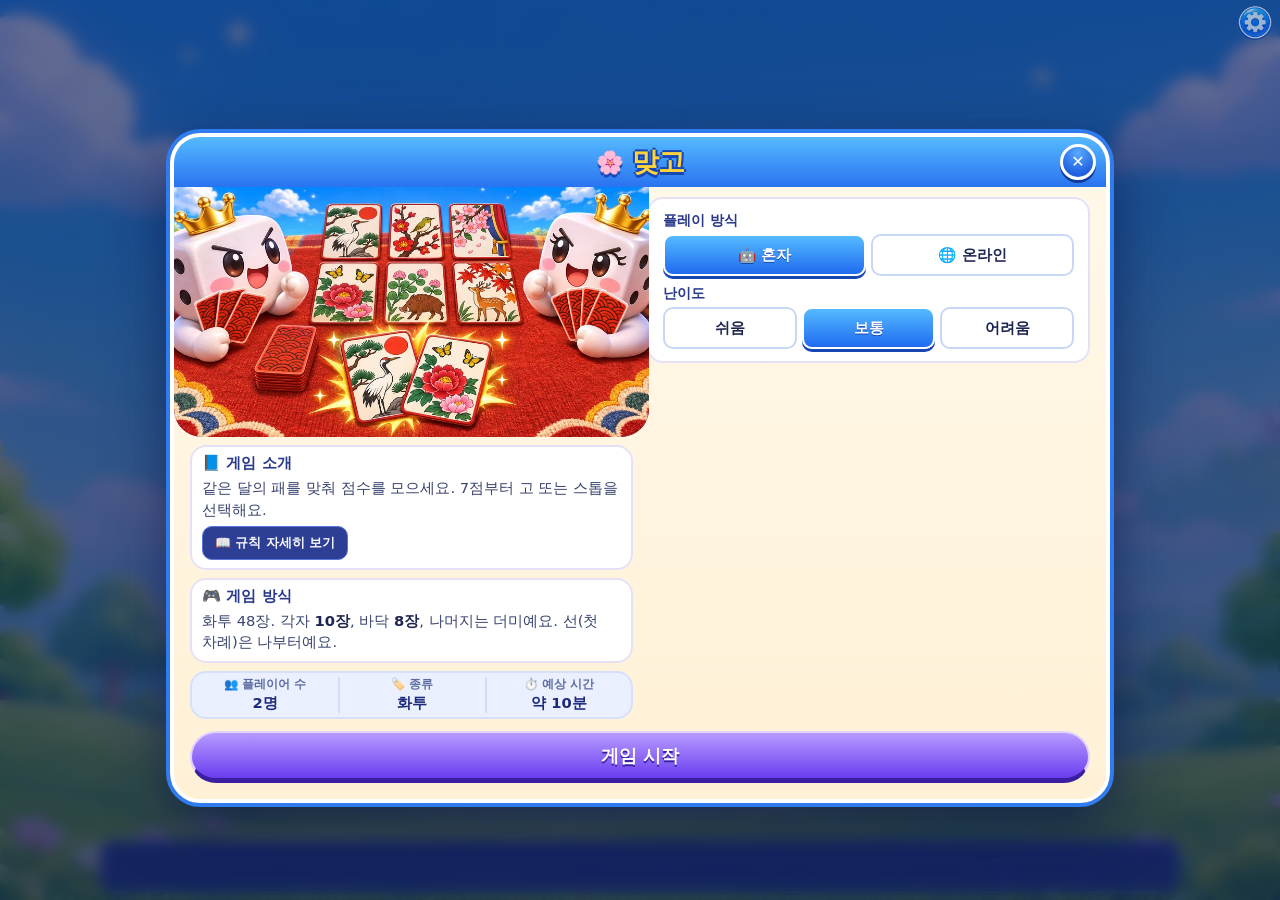
<file: matgo/index.html>
<!DOCTYPE html>
<html lang="ko"><head><meta charset="utf-8"><meta name="viewport" content="width=device-width, initial-scale=1">
<link rel="manifest" href="../manifest.json"><meta name="theme-color" content="#10111d">
<meta name="mobile-web-app-capable" content="yes"><meta name="apple-mobile-web-app-capable" content="yes">
<link rel="apple-touch-icon" href="../icons/apple-touch-icon.png"><link rel="icon" type="image/png" href="../icons/favicon.png"><title>맞고</title>
<link rel="stylesheet" href="../theme.css">
</head>
<body>
<style>
/*HW*//*HW*/.hw{width:56px;height:80px;border-radius:8px;background:transparent;position:relative;display:inline-block;box-shadow:0 2px 5px #0007;color:#222}

.hw .m{position:absolute;left:2px;top:2px;font-weight:800;font-size:10px;background:#fffc;border-radius:4px;padding:0 3px}

.hw .t{position:absolute;left:50%;transform:translateX(-50%);bottom:2px;font-size:10px;font-weight:800;padding:0 5px;border-radius:5px;color:#fff;white-space:nowrap}
.hw.G .t{background:#c9a000}
.hw.Y .t{background:#3d8c2f}
.hw.T .t{background:#d8283b}
.hw.T.b{background:#dde8fb}.hw.T.b .t{background:#2f5fd0}
.hw.T.c{background:#e4f5e6}.hw.T.c .t{background:#2a9d4a}
.hw.T.n{background:#f2ece4}.hw.T.n .t{background:#8a6d4d}
.hw.P{background:#ece7de}.hw.P .t{background:#8a8a8a}.hw.P.ss .t{background:#222}
@media (min-width:700px){.hw{width:68px;height:97px}}
.hw.ok{outline:3px solid #ffd24d;transform:translateY(-8px);cursor:pointer}
.hw.fl{outline:3px solid #ff7a59}
.hw.s{width:32px;height:46px}.hw.s .m,.hw.s .t{display:none}
.cap{display:flex;flex-wrap:wrap;gap:2px;justify-content:center;max-width:340px}
.gs button{font-size:20px;padding:14px 26px}
</style>
<script src="../cardart.js"></script><script src="../fx.js"></script><script src="../cardkit.js"></script><script src="../firebase-config.js"></script><script src="../net.js"></script>
<script>
const {rnd,shuf}=CK;
const EM=["🌲","🌺","🌸","🌿","💐","🌷","🍀","🌕","🏵️","🍁","🌳","☔"];
const COMP=[["G","T","P","P"],["Y","T","P","P"],["G","T","P","P"],["Y","T","P","P"],["Y","T","P","P"],["Y","T","P","P"],["Y","T","P","P"],["G","Y","P","P"],["Y","T","P","P"],["Y","T","P","P"],["G","P","P","P"],["G","Y","T","P"]];
const mo=c=>c>>2,ty=c=>COMP[c>>2][c&3];
const SS=c=>(mo(c)===10&&(c&3)===1)||(mo(c)===11&&(c&3)===3);
const DAN=m=>[0,1,2].includes(m)?"홍":[5,8,9].includes(m)?"청":[3,4,6].includes(m)?"초":"";
const KN={G:"광",Y:"열",T:"띠",P:"피"};
function hw(c,extra,data){
  const t=ty(c),m=mo(c),d=t==="T"?DAN(m):"";
  return `<div class="hw ${t} ${extra||""}" data-cid="${c}" title="${m+1}월 ${t==="P"&&SS(c)?"쌍피":KN[t]}" ${data||""}>${CA.hwatu(c)}</div>`;
}
const piV=c=>SS(c)?2:1;
function score(cards){
  const G=cards.filter(c=>ty(c)==="G"),Y=cards.filter(c=>ty(c)==="Y"),T=cards.filter(c=>ty(c)==="T"),P=cards.filter(c=>ty(c)==="P");
  let s=0;const det=[];
  if(G.length===3){const b=G.some(c=>mo(c)===11);s+=b?2:3;det.push((b?"비광포함 ":"")+"3광")}
  else if(G.length===4){s+=4;det.push("4광")}else if(G.length===5){s+=15;det.push("5광")}
  if(Y.length>=5){s+=Y.length-4;det.push("열끗 "+Y.length)}
  if([1,3,7].every(m=>Y.some(c=>mo(c)===m))){s+=5;det.push("고도리")}
  if(T.length>=5){s+=T.length-4;det.push("띠 "+T.length)}
  ["홍","청","초"].forEach(d=>{if(T.filter(c=>DAN(mo(c))===d).length===3){s+=3;det.push(d+"단")}});
  const pv=P.reduce((a,c)=>a+piV(c),0);if(pv>=10){s+=pv-9;det.push("피 "+pv)}
  return{s,det,pv,g:G.length};
}
const other=p=>1-p;
function steal(S,p,n){
  for(let i=0;i<n;i++){
    const o=S.cap[other(p)];const pis=o.filter(c=>ty(c)==="P").sort((a,b)=>piV(a)-piV(b));
    if(!pis.length)return;
    const c=pis[0];o.splice(o.indexOf(c),1);S.cap[p].push(c);
  }
}
function finalPts(S,w){
  const me=score(S.cap[w]),op=score(S.cap[other(w)]);let base=me.s;const g=S.go[w];
  base+=Math.min(g,2);let mul=g>=3?Math.pow(2,g-2):1;const bak=[];
  if(me.pv>=10&&op.pv<=5&&op.pv>=0&&me.pv>0&&op.pv<6){mul*=2;bak.push("피박")}
  if(me.g>=3&&op.g===0){mul*=2;bak.push("광박")}
  return{pts:base*mul,base,mul,bak};
}
function endGame(S,w){S.over=true;S.win=w;S.fin=w>=0?finalPts(S,w):null}
function mTake(S,p,arr,mon){const X=S.pc;X.caps.push(...arr);S.cap[p].push(...arr);if(S.pp.includes(mon)){S.pp=S.pp.filter(x=>x!==mon);X.st++;X.ev.push("뻑 먹기")}}
function mFlip(S,p){
  const X=S.pc,f=X.f;
  if(f>=0){
    const fm=mo(f),g2=S.floor.filter(x=>mo(x)===fm&&x!==X.c);
    if(g2.length===2){S.phase="pick";S.pk={stage:"flip",card:f,opts:g2,mon:fm};return}
    if(g2.length){S.floor=S.floor.filter(x=>!g2.includes(x));mTake(S,p,[f,...g2],fm)}else S.floor.push(f);
  }
  mFinish(S,p);
}
function mFinish(S,p){
  const X=S.pc;
  if(!S.floor.length&&X.caps.length){X.st++;X.ev.push("쓸")}
  if(X.st)steal(S,p,X.st);
  S.last={p,c:X.c,f:X.f,ev:X.ev,cap:X.caps};S.pc=null;
  const done=!S.hands[0].length&&!S.hands[1].length;
  const sc=score(S.cap[p]).s;
  if(done){
    if(sc>=7)endGame(S,p);
    else if(S.go[other(p)]>0)endGame(S,other(p));
    else if(S.go[p]>0)endGame(S,p);
    else endGame(S,-1);
    return;
  }
  if(sc>=7&&sc>S.lg[p]){S.phase="gs";return}
  S.cur=other(p);

}
// ── 연출 ──
let FXS=null,FXL=null,FXD={};
function fxAfter(S,a,me,names,T){
  if(!window.FX)return;
  if(FXS!==S){FXS=S;FXL=null;FXD={}}
  if(!S.last||S.last===FXL)return;FXL=S.last;
  const L=S.last,p=L.p,caps=[].concat(L.cap||[],L.cap1||[],L.cap2||[]);
  const q=FX.center(T);let delay=500;
  (L.ev||[]).forEach(ev=>{
    const m={"쪽":["쪽!","#5ee08a","ok"],"따닥":["따닥!","#5ee08a","ok"],"쓸":["싹쓸이!","#4dabff","ok"],"뻑":["뻑!","#ff5d73","no"],"뻑 먹기":["뻑 먹기!","#ffd24d","ok"],"고!":["고!","#ff3b3b","check"]}[ev];
    if(!m)return;setTimeout(()=>{FX.sfx(m[2]);FX.banner(m[0],m[1],names[p]);if(m[2]!=="no")FX.burst(q.x,q.y,{n:30,color:[m[1],"#fff"],speed:7,g:.1,size:5,life:45,shape:"star"});else FX.shake(T,6);if(ev==="고!")FX.flash("#ff3b3b")},delay);delay+=900;
  });
  if(caps.some(c=>ty(c)==="G"))setTimeout(()=>{FX.sfx("magic");FX.float(q.x,q.y-40,"✨ 광!","#ffd24d");FX.burst(q.x,q.y,{n:24,color:["#ffd24d","#fff"],speed:6,g:.05,size:5,life:45,shape:"star"})},450);
  if(caps.length>=4)setTimeout(()=>{FX.sfx("capture",{n:caps.length});FX.float(q.x,q.y+40,`${caps.length}장 먹음!`,"#5ee08a")},500);
  // 새 족보
  const det=score(S.cap[p]).det.map(x=>x.replace(/ \d+$/,"").replace(/ \+\d+$/,"")),prev=FXD[p]||[];FXD[p]=det;
  const nw=det.filter(x=>!prev.includes(x)&&!/^(열끗|띠|피)$/.test(x));
  nw.forEach(x=>{setTimeout(()=>{FX.sfx("win");FX.banner(x+"!",p===me?"#ffd24d":"#ff9f1c",names[p]+" 족보 완성");if(p===me)FX.confetti({colors:["#ffd24d","#ff5d73","#fff"]})},delay);delay+=1200});
}
CK.run({
 after(S,a,me,names,T){try{fxAfter(S,a,me,names,T)}catch(e){}},
 id:"matgo",title:"맞고",icon:"🌸",color:"#e0453a",np:[2],levels:true,
 tagline:"화투 2인 대결! 7점이 넘으면 고 또는 스톱 (2명)",
 rules:[
  "화투 48장. 각자 <b>10장</b>, 바닥 <b>8장</b>, 나머지는 더미예요. 선(첫 차례)은 나부터예요.",
  "내 차례에 손패 한 장을 내요. 바닥에 <b>같은 달</b>이 1장이면 가져오고, <b>2장이면 그중 1장을 골라</b> 먹고, 3장이면 전부 가져오고, 없으면 바닥에 놓아요. 이어서 더미에서 한 장을 뒤집어 같은 규칙으로 먹어요.",
  "<b>뻑</b>: 내 패와 뒤집은 패, 바닥 패가 모두 같은 달(3장)이 돼서 못 먹고 쌓이는 것. 나중에 그 3장을 먹으면 <b>상대 피 1장</b>을 가져와요.",
  "<b>따닥</b>(바닥 2장 + 내 패 + 뒤집은 패로 4장 먹기) · <b>쪽</b>(내가 놓은 패와 뒤집은 패가 짝) · <b>쓸</b>(바닥을 모두 비우기) → 각각 <b>상대 피 1장</b> 가져오기.",
  "<b>점수</b>: 광 3장 3점(비광 포함 2점)·4광 4점·5광 15점 / 열끗 5장 1점(+1씩)·고도리(2·4·8월 열끗) 5점 / 띠 5장 1점(+1씩)·홍단·청단·초단 각 3점 / 피 10장 1점(+1씩, 쌍피는 2장)",
  "<b>7점 이상</b>이 되면 <b>스톱</b>(끝내고 승리) 또는 <b>고</b>(계속)를 골라요. 고를 할 때마다 +1, +2점이고 3고부터는 점수가 2배씩 늘어요. 하지만 상대가 먼저 7점을 내면 져요!",
  "<b>피박</b>(상대 피가 5장 이하) · <b>광박</b>(상대 광 0장)이면 최종 점수가 2배예요. 아무도 못 내고 끝나면 무승부(나가리)예요.",
  "※ 흔들기·폭탄·총통 같은 특수 규칙은 넣지 않은 쉬운 버전이에요."],
 init(seed,np){
  const S={rs:seed,np:2,cur:0,over:false,win:-1,phase:"play",hands:[[],[]],cap:[[],[]],floor:[],stock:[],pp:[],go:[0,0],lg:[-1,-1],last:null,fin:null,pk:null,pc:null};
  S.stock=shuf(S,Array.from({length:48},(_,i)=>i));
  for(let r=0;r<2;r++){for(let i=0;i<4;i++)S.floor.push(S.stock.pop());for(let p=0;p<2;p++)for(let i=0;i<5;i++)S.hands[p].push(S.stock.pop())}
  return S;
 },
 turn:S=>S.over?-1:S.cur,
 apply(S,a){
  const p=a.p;
  if(a.t==="go"){S.go[p]++;S.lg[p]=score(S.cap[p]).s;S.phase="play";S.cur=other(p);S.last={p,ev:["고!"],cap:[],f:-1};if(!S.hands[S.cur].length&&!S.hands[p].length)endGame(S,p);return}
  if(a.t==="stop"){endGame(S,p);return}
  if(a.t==="pick"){
   const pk=S.pk,x=a.v;S.pk=null;S.phase="play";
   S.floor=S.floor.filter(y=>y!==x);mTake(S,p,[pk.card,x],pk.mon);
   if(pk.stage==="hand")mFlip(S,p);else mFinish(S,p);
   return;
  }
  const c=a.c;S.hands[p].splice(S.hands[p].indexOf(c),1);
  const m=mo(c),g=S.floor.filter(x=>mo(x)===m),k=g.length;
  const f=S.stock.length?S.stock.pop():-1,fm=f>=0?mo(f):-1;
  S.pc={c,f,ev:[],st:0,caps:[]};const X=S.pc;
  if(k===0){
    S.floor.push(c);
    if(f>=0&&fm===m){S.floor=S.floor.filter(x=>x!==c);X.caps.push(c,f);S.cap[p].push(c,f);X.st++;X.ev.push("쪽");mFinish(S,p)}
    else mFlip(S,p);
  }else if(f>=0&&fm===m&&k===1){S.floor.push(c,f);S.pp.push(m);X.ev.push("뻑");mFinish(S,p)}
  else if(f>=0&&fm===m&&k===2){S.floor=S.floor.filter(x=>!g.includes(x));mTake(S,p,[c,f,...g],m);X.st++;X.ev.push("따닥");mFinish(S,p)}
  else if(k===2){S.phase="pick";S.pk={stage:"hand",card:c,opts:g,mon:m}}
  else{S.floor=S.floor.filter(x=>!g.includes(x));mTake(S,p,[c,...g],m);mFlip(S,p)}
 },
 click(S,me,d){
  if(S.phase==="gs"){if(d.k==="go")return{t:"go",p:me};if(d.k==="stop")return{t:"stop",p:me};return null}
  if(S.phase==="pick")return d.k==="pk"?{t:"pick",p:me,v:+d.v}:null;
  if(d.k==="h")return{t:"play",p:me,c:+d.v};
 },
 ai(S,p,lv){
  if(S.phase==="pick"){const o=S.pk.opts,w=c=>({G:20,Y:10,T:5,P:SS(c)?3:1})[ty(c)];return{t:"pick",p,v:lv==="easy"?o[Math.floor(Math.random()*o.length)]:o.reduce((a,b)=>w(b)>w(a)?b:a)}}
  if(S.phase==="gs"){
    const sc=score(S.cap[p]).s,left=S.hands[p].length;
    if(lv==="easy")return{t:"stop",p};
    if(lv==="normal")return{t:left>=4&&sc<10&&S.go[p]<2?"go":"stop",p};
    const osc=score(S.cap[other(p)]);
    return{t:left>=3&&osc.s<=2&&score(S.cap[other(p)]).pv<8&&S.go[p]<3?"go":"stop",p};
  }
  const h=S.hands[p];
  if(lv==="easy")return{t:"play",p,c:h[Math.floor(Math.random()*h.length)]};
  const mine=S.cap[p],base=score(mine).s;
  const worth=c=>({G:20,Y:10,T:5,P:SS(c)?3:1})[ty(c)];
  const sc=c=>{
    const g=S.floor.filter(x=>mo(x)===mo(c));let s=0;
    if(g.length){
      const add=[c,...g];s=add.reduce((a,x)=>a+worth(x),0)+3;
      s+=(score([...mine,...add]).s-base)*8;
      if(g.length===1&&lv==="hard"){s-=1} // 뻑 위험 약간
      if(g.length===3)s+=10;
    }else{
      s=-worth(c)*(lv==="hard"?1.3:.5);
      if(lv==="hard"){
        // 상대가 먹기 쉬운 달에 높은 패를 깔지 않음, 같은 달 2장 남기는 건 피함
        if(S.pp.includes(mo(c)))s-=5;
        s+=h.filter(x=>x!==c&&mo(x)===mo(c)).length*1.5;
      }
    }
    return s+Math.random();
  };
  return{t:"play",p,c:h.reduce((a,b)=>sc(b)>sc(a)?b:a)};
 },
 render(S,me,ui,names){
  const op=other(me),order=["G","Y","T","P"];
  const capH=p=>`<div class="cap">${S.cap[p].slice().sort((a,b)=>order.indexOf(ty(a))-order.indexOf(ty(b))||a-b).map(c=>hw(c,"s")).join("")}</div>`;
  const info=p=>{const x=score(S.cap[p]);return `점수 <b>${x.s}</b>${S.go[p]?" · "+S.go[p]+"고":""}${x.det.length?" ("+x.det.join(", ")+")":""}`};
  let h=`<div class="seat${S.cur===op&&!S.over?" cur":""}" style="align-self:center;max-width:100%">${names[op]} · 손패 ${S.hands[op].length}장<small>${info(op)}</small>${capH(op)}</div>
   <div class="felt"><div class="row" style="gap:6px;max-width:600px">${S.floor.map(c=>{const pk=S.phase==="pick"&&S.cur===me&&S.pk.opts.includes(c);return pk?hw(c,"ok",`data-k="pk" data-v="${c}"`):hw(c,S.last&&(S.last.f===c||S.last.c===c)?"fl":"")}).join("")||"<span style='opacity:.6'>바닥이 비었어요</span>"}</div>
   <small style="opacity:.8">더미 ${S.stock.length}장${S.pp.length?" · 뻑 "+S.pp.map(m=>m+1+"월").join(",")+" 🔒":""}</small>`;
  if(!S.over&&S.phase==="gs"&&S.cur===me)h+=`<div class="row gs"><button data-k="go">🔥 고!</button><button data-k="stop" style="background:#2fbf71">✋ 스톱</button></div>`;
  h+=`</div><div class="seat${S.cur===me&&!S.over?" cur":""}" style="align-self:center;max-width:100%">${names[me]} (나)<small>${info(me)}</small>${capH(me)}</div>
   <div class="hand">${S.hands[me].slice().sort((a,b)=>a-b).map(c=>{const ok=S.floor.some(x=>mo(x)===mo(c));return hw(c,S.cur===me&&!S.over&&S.phase==="play"?(ok?"ok":""):"",`data-k="h" data-v="${c}"`)}).join("")}</div>`;
  return h;
 },
 msg(S,me,names){
  if(S.over)return[S.win===me?"🎉 승리!":S.win<0?"🤝 나가리 (무승부)":names[S.win]+" 승리",S.win===me?"good":"bad"];
  const L=S.last;let t="";
  if(L)t=`${names[L.p]}: ${L.ev.length?L.ev.join(" · "):L.cap&&L.cap.length?"먹음 "+L.cap.length+"장":"바닥에 놓음"}${L.ev.length&&L.cap&&L.cap.length?" ("+L.cap.length+"장)":""}`;
  if(S.phase==="pick")return S.cur===me?["같은 달 패가 2장이에요\n먹을 패를 바닥에서 한 장 골라요(노란 테두리)","warn"]:[names[S.cur]+"이(가) 먹을 패를 고르는 중…",""];
  if(S.phase==="gs")return S.cur===me?[(t?t+"\n":"")+score(S.cap[me]).s+"점! 고 할까요, 스톱 할까요?","warn"]:[names[S.cur]+"이(가) 고/스톱을 고르는 중…",""];
  if(S.cur===me)return[(t?t+"\n":"")+"같은 달이 있는 패(노란 테두리)를 내면 먹어요","warn"];
  return[(t?t+" · ":"")+names[S.cur]+" 차례",""];
 },
 result(S,me,names){
  if(S.win<0)return["🤝 나가리","아무도 7점을 내지 못했어요"];
  const f=S.fin;
  return[S.win===me?"🎉 승리했어요!":"😵 "+names[S.win]+" 승리",`<div style="text-align:left">최종 <b>${f.pts}점</b> (기본 ${f.base}점${S.go[S.win]?" · "+S.go[S.win]+"고":""}${f.bak.length?" · "+f.bak.join("·")+" ×2":""})<br>`+[0,1].map(p=>`${names[p]}: ${score(S.cap[p]).s}점 ${score(S.cap[p]).det.join(", ")}`).join("<br>")+"</div>"];
 }
});
</script><script src="../theme.js"></script>
</body></html>
</file>
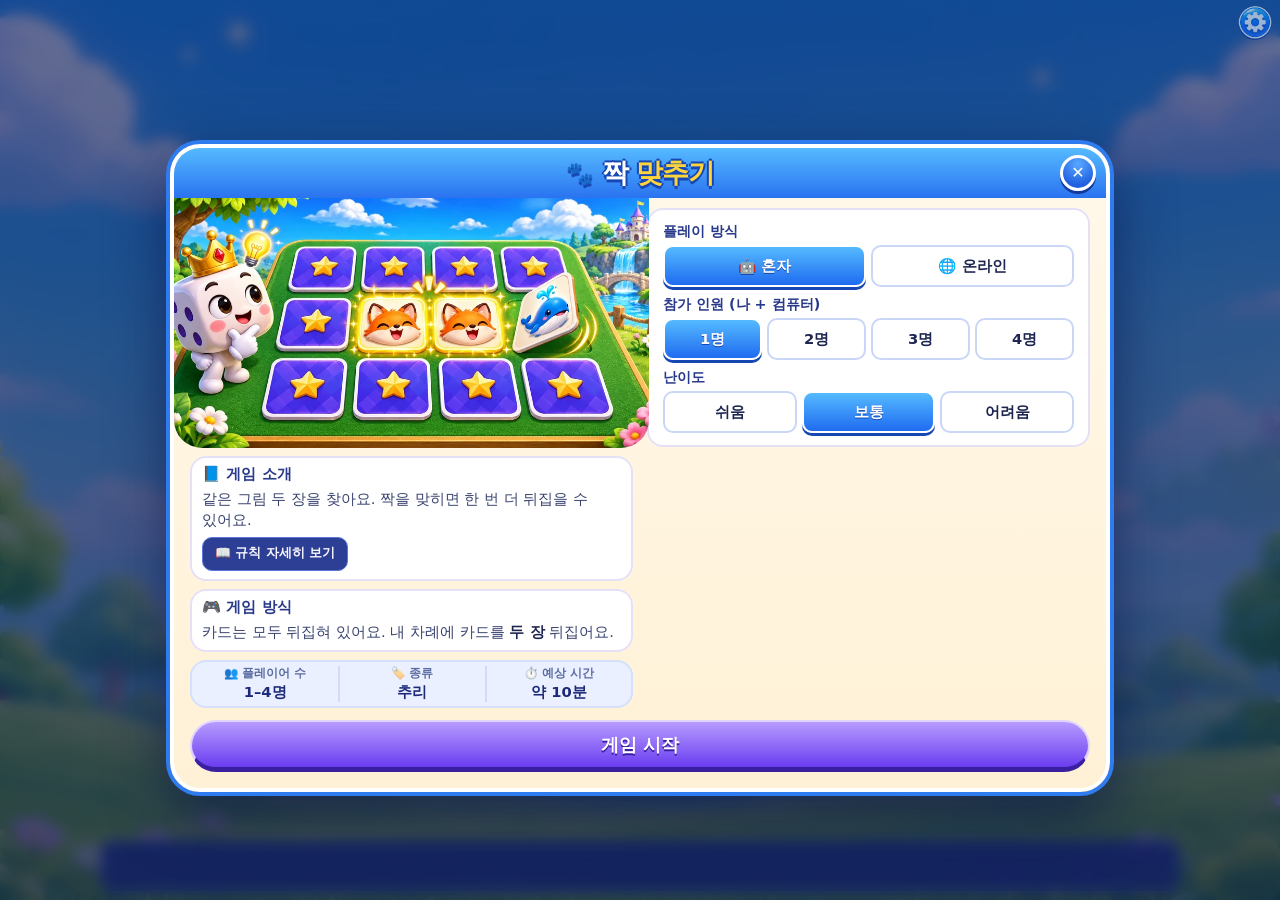
<file: memory/index.html>
<!DOCTYPE html>
<html lang="ko"><head><meta charset="utf-8"><meta name="viewport" content="width=device-width, initial-scale=1">
<link rel="manifest" href="../manifest.json"><meta name="theme-color" content="#10111d">
<meta name="mobile-web-app-capable" content="yes"><meta name="apple-mobile-web-app-capable" content="yes">
<link rel="apple-touch-icon" href="../icons/apple-touch-icon.png"><link rel="icon" type="image/png" href="../icons/favicon.png"><title>짝 맞추기</title>
<link rel="stylesheet" href="../theme.css">
</head>
<body>
<style>
.mg{display:grid;gap:8px;justify-content:center;margin:auto}
.mc{width:var(--s,64px);height:var(--s,64px);border-radius:12px;display:flex;align-items:center;justify-content:center;font-size:calc(var(--s,64px)*.55);border:3px solid #fff5;background:repeating-linear-gradient(45deg,#2a4d9a 0 8px,#1d377a 8px 16px);box-shadow:0 3px 8px #0008;transition:transform .15s}
.mc.o{background:#fff;border-color:#ffd24d}
.mc.m{background:#ffffff22;border-color:var(--oc);opacity:.75}
.mc.cl{cursor:pointer}.mc.cl:active{transform:scale(.94)}
@media (max-width:700px){.mc{--s:48px}}
</style>
<script src="../fx.js"></script><script src="../cardkit.js"></script><script src="../firebase-config.js"></script><script src="../net.js"></script>
<script>
const {rnd,shuf}=CK;
const EM=["🐶","🐱","🐭","🐹","🐰","🦊","🐻","🐼","🐨","🐯","🦁","🐮","🐷","🐸","🐵","🐔"];
const PC=["#6cf","#ff8a5c","#8dffb4","#ffd24d"];
// ── 연출 ──
let MS={p:-1,n:0};
function fxAfter(S,a,me,names,T){
  if(!window.FX)return;
  const g=T.querySelector(".mg");if(!g)return;
  FX.sfx("flip");
  const e0=g.children[a.i];if(e0)e0.animate([{transform:"rotateY(90deg)"},{transform:"none"}],{duration:220});
  if(S.f1>=0)return;
  const j=S.log[S.log.length-2];
  setTimeout(()=>{
    const e1=g.children[a.i],e2=g.children[j];
    if(S.st[a.i]===2){
      MS=MS.p===a.p?{p:a.p,n:MS.n+1}:{p:a.p,n:1};
      FX.sfx("ok",{combo:MS.n});
      [e1,e2].forEach(e=>{if(!e)return;const q=FX.center(e);FX.burst(q.x,q.y,{n:18,color:[PC[a.p],"#fff","#ffd24d"],speed:5,g:.08,size:5,life:40,shape:"star"});e.animate([{transform:"scale(1)"},{transform:"scale(1.3)"},{transform:"scale(1)"}],{duration:420,easing:"cubic-bezier(.2,1.6,.4,1)"})});
      const q=FX.center(e1);FX.float(q.x,q.y-30,"짝!","#5ee08a");
      if(MS.n>=2&&!S.over)FX.banner(`🔥 연속 ${MS.n}쌍!`,PC[a.p],names[a.p]);
    }else{MS={p:-1,n:0};FX.sfx("bad");[e1,e2].forEach(e=>e&&FX.shake(e,6))}
  },350);
}
CK.run({
 after(S,a,me,names,T){try{fxAfter(S,a,me,names,T)}catch(e){}},
 id:"memory",title:"짝 맞추기",icon:"🐾",color:"#ff8a5c",np:[1,2,3,4],onp:[2,3,4],levels:true,
 tagline:"같은 그림 두 장을 찾아라! 기억력 대결 (1~4명)",
 rules:[
  "카드는 모두 뒤집혀 있어요. 내 차례에 카드를 <b>두 장</b> 뒤집어요.",
  "두 장이 <b>같은 그림</b>이면 내가 가져가고 <b>한 번 더</b> 뒤집어요!",
  "다르면 잠깐 보여 준 뒤 다시 뒤집히고 다음 사람 차례예요. <b>위치를 잘 기억</b>하세요.",
  "모든 짝을 찾으면 끝나요. <b>짝을 가장 많이 가져간 사람이 승리</b>!",
  "'혼자'에서 인원을 1명으로 하면 혼자서 연습할 수 있어요 (컴퓨터 없이 시간 재기용). 컴퓨터 난이도는 기억력이 달라요."],
 init(seed,np){
  const pairs=np<=2?10:12;
  const S={rs:seed,np,cur:0,over:false,cards:[],st:[],own:[],sc:Array(np).fill(0),f1:-1,pend:[],log:[],mem:{},ptr:{},moves:0};
  const em=shuf(S,EM.slice()).slice(0,pairs);
  S.cards=shuf(S,[...em,...em]);S.st=S.cards.map(()=>0);S.own=S.cards.map(()=>-1);
  return S;
 },
 turn:S=>S.over?-1:S.cur,
 apply(S,a){
  const p=a.p,i=a.i;
  if(S.pend.length){S.pend.forEach(k=>S.st[k]=0);S.pend=[]}
  if(S.st[i]!==0)return;
  S.st[i]=1;S.log.push(i);
  if(S.f1<0){S.f1=i;return}
  const j=S.f1;S.f1=-1;S.moves++;
  if(S.cards[i]===S.cards[j]){
    S.st[i]=S.st[j]=2;S.own[i]=S.own[j]=p;S.sc[p]++;S.lastOk=p;
    if(S.st.every(x=>x===2))S.over=true;
  }else{S.pend=[i,j];S.cur=(p+1)%S.np;S.lastOk=-1}
 },
 click(S,me,d){if(d.k==="c"&&S.st[+d.v]===0)return{t:"flip",p:me,i:+d.v}},
 ai(S,p,lv){
  const rate=lv==="easy"?.25:lv==="normal"?.65:.97;
  const mem=S.mem[p]||(S.mem[p]={});const ptr=S.ptr[p]||0;
  for(let k=ptr;k<S.log.length;k++){if(Math.random()<rate)mem[S.log[k]]=S.cards[S.log[k]]}
  S.ptr[p]=S.log.length;
  const valid=i=>S.st[i]===0;
  const unk=[...S.cards.keys()].filter(i=>valid(i)&&!(i in mem));
  const rand=a=>a[Math.floor(Math.random()*a.length)];
  const kn=Object.keys(mem).map(Number).filter(valid);
  if(S.f1>=0){
    const m=kn.find(i=>i!==S.f1&&mem[i]===S.cards[S.f1]);
    if(m!=null)return{t:"flip",p,i:m};
    const pool=unk.filter(i=>i!==S.f1);
    return{t:"flip",p,i:pool.length?rand(pool):rand(kn.filter(i=>i!==S.f1))};
  }
  for(const i of kn){const j=kn.find(x=>x!==i&&mem[x]===mem[i]);if(j!=null)return{t:"flip",p,i}}
  return{t:"flip",p,i:unk.length?rand(unk):rand(kn)};
 },
 render(S,me,ui,names){
  const n=S.cards.length,cols=n===20?5:6;
  let h=`<div class="row">${names.map((nm,p)=>`<div class="seat${S.cur===p&&!S.over?" cur":""}" style="border-color:${PC[p]}">${nm}${p===me&&S.np>1?" (나)":""}<small>🏅 ${S.sc[p]}쌍</small></div>`).join("")}</div>
   <div class="felt"><div class="mg" style="grid-template-columns:repeat(${cols},auto)">`;
  const my=S.cur===me&&!S.over;
  S.cards.forEach((c,i)=>{
   const st=S.st[i];
   if(st===2)h+=`<div class="mc m" style="--oc:${PC[S.own[i]]}">${c}</div>`;
   else if(st===1)h+=`<div class="mc o">${c}</div>`;
   else h+=`<div class="mc${my?" cl":""}" ${my?`data-k="c" data-v="${i}"`:""}></div>`;
  });
  return h+`</div></div>`;
 },
 msg(S,me,names){
  if(S.over)return["모든 짝을 찾았어요!","good"];
  let t=S.lastOk>=0&&S.lastOk!=null&&S.moves?`${names[S.lastOk]}: 짝 성공! 한 번 더`:"";
  if(S.pend.length)t=`${names[(S.cur+S.np-1)%S.np]}: 아쉽게 실패`;
  if(S.cur===me)return[(t?t+"\n":"")+"카드를 두 장 뒤집어 보세요","warn"];
  return[(t?t+" · ":"")+names[S.cur]+" 차례",""];
 },
 result(S,me,names){
  const best=Math.max(...S.sc),w=S.sc.map((x,i)=>x===best?i:-1).filter(i=>i>=0);
  return[S.np===1?`🎉 ${S.moves}번 만에 완성!`:w.includes(me)?(w.length>1?"🤝 공동 1등!":"🎉 승리했어요!"):"😵 "+names[w[0]]+" 승리",
   "<div style='text-align:left'>"+S.sc.map((x,i)=>`${names[i]}: ${x}쌍`).join("<br>")+"</div>"];
 }
});
</script><script src="../theme.js"></script>
</body></html>
</file>
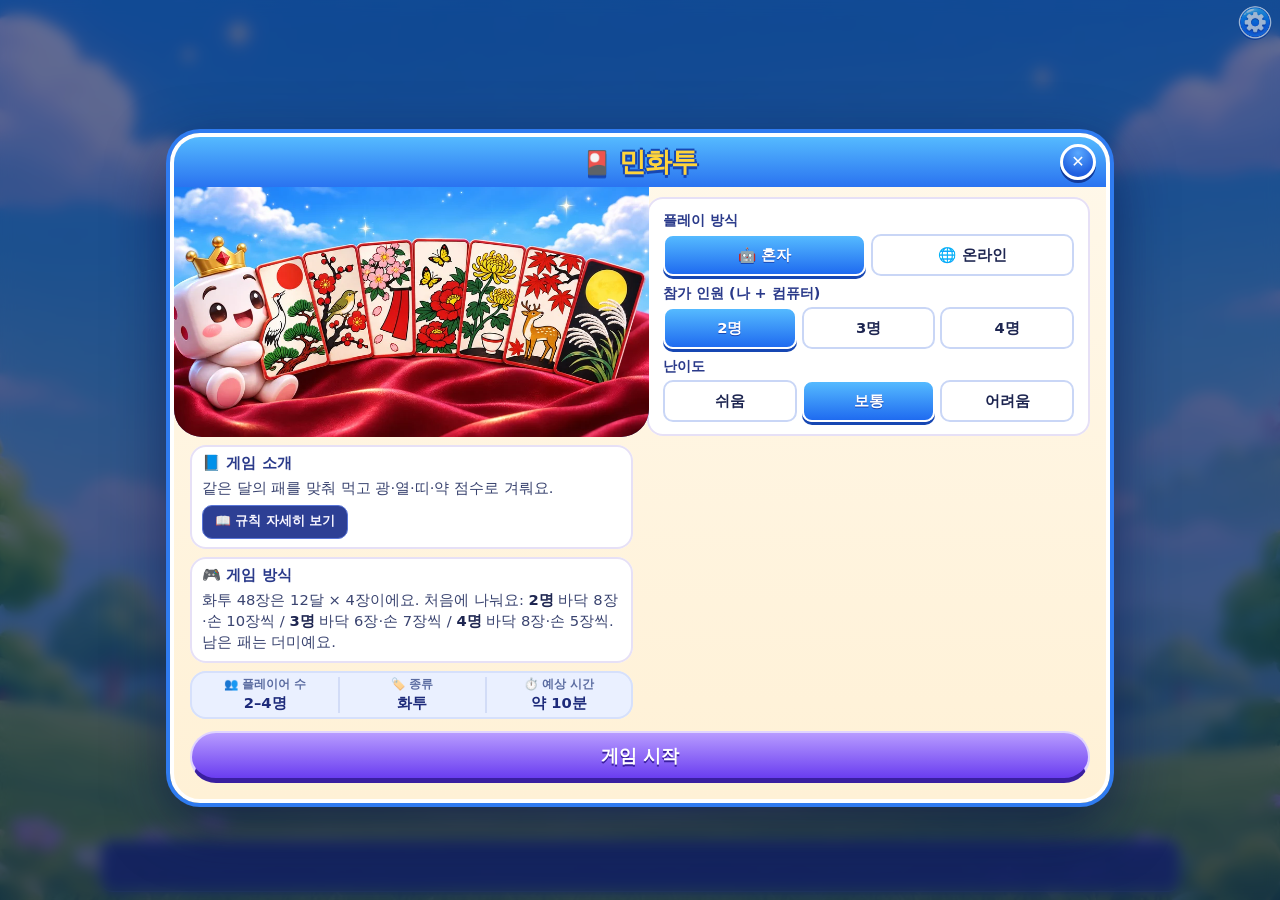
<file: minhwatu/index.html>
<!DOCTYPE html>
<html lang="ko"><head><meta charset="utf-8"><meta name="viewport" content="width=device-width, initial-scale=1">
<link rel="manifest" href="../manifest.json"><meta name="theme-color" content="#10111d">
<meta name="mobile-web-app-capable" content="yes"><meta name="apple-mobile-web-app-capable" content="yes">
<link rel="apple-touch-icon" href="../icons/apple-touch-icon.png"><link rel="icon" type="image/png" href="../icons/favicon.png"><title>민화투</title>
<link rel="stylesheet" href="../theme.css">
</head>
<body>
<style>
/*HW*//*HW*/.hw{width:56px;height:80px;border-radius:8px;background:transparent;position:relative;display:inline-block;box-shadow:0 2px 5px #0007;color:#222}

.hw .m{position:absolute;left:2px;top:2px;font-weight:800;font-size:10px;background:#fffc;border-radius:4px;padding:0 3px}

.hw .t{position:absolute;left:50%;transform:translateX(-50%);bottom:2px;font-size:10px;font-weight:800;padding:0 5px;border-radius:5px;color:#fff;white-space:nowrap}
.hw.G .t{background:#c9a000}
.hw.Y .t{background:#3d8c2f}
.hw.T .t{background:#d8283b}
.hw.T.b{background:#dde8fb}.hw.T.b .t{background:#2f5fd0}
.hw.T.c{background:#e4f5e6}.hw.T.c .t{background:#2a9d4a}
.hw.T.n{background:#f2ece4}.hw.T.n .t{background:#8a6d4d}
.hw.P{background:#ece7de}.hw.P .t{background:#8a8a8a}
@media (min-width:700px){.hw{width:68px;height:97px}}
.hw.ok{outline:3px solid #ffd24d;transform:translateY(-8px);cursor:pointer}
.hw.fl{outline:3px solid #ff7a59}
.hw.s{width:32px;height:46px}.hw.s .m,.hw.s .t{display:none}
.cap{display:flex;flex-wrap:wrap;gap:2px;justify-content:center;max-width:300px}
</style>
<script src="../cardart.js"></script><script src="../fx.js"></script><script src="../cardkit.js"></script><script src="../firebase-config.js"></script><script src="../net.js"></script>
<script>
const {rnd,shuf}=CK;
const EM=["🌲","🌺","🌸","🌿","💐","🌷","🍀","🌕","🏵️","🍁","🌳","☔"];
const MN=["송학","매조","벚꽃","흑싸리","난초","모란","홍싸리","공산","국화","단풍","오동","비"];
// 월별 구성 (광G 열Y 띠T 피P)
const COMP=[["G","T","P","P"],["Y","T","P","P"],["G","T","P","P"],["Y","T","P","P"],["Y","T","P","P"],["Y","T","P","P"],["Y","T","P","P"],["G","Y","P","P"],["Y","T","P","P"],["Y","T","P","P"],["G","P","P","P"],["G","Y","T","P"]];
const mo=c=>c>>2,ty=c=>COMP[c>>2][c&3],SS=c=>CA.isSS(c);
const DAN=m=>[0,1,2].includes(m)?"홍":[5,8,9].includes(m)?"청":[3,4,6].includes(m)?"초":"";
const KN={G:"광",Y:"열",T:"띠",P:"피"};
function hw(c,extra,data){
  const t=ty(c),m=mo(c),d=t==="T"?DAN(m):"";
  return `<div class="hw ${t} ${extra||""}" data-cid="${c}" title="${m+1}월 ${t==="P"&&SS(c)?"쌍피":KN[t]}" ${data||""}>${CA.hwatu(c)}</div>`;
}
function score(cards){
  let s=0,det=[];const cnt={G:0,Y:0,T:0,P:0};
  cards.forEach(c=>cnt[ty(c)]++);
  s=cnt.G*20+cnt.Y*10+cnt.T*5;
  const byM={};cards.forEach(c=>byM[mo(c)]=(byM[mo(c)]||0)+1);
  let b=0;// 약·단은 상대 각자에게 받는 점수(b)
  [[4,"초약"],[9,"풍약"],[11,"비약"]].forEach(([m,n])=>{if(byM[m]===4){b+=20;det.push(n+" 각 +20")}});
  [["홍",30],["청",30],["초",30]].forEach(([d,v])=>{if(cards.filter(c=>ty(c)==="T"&&DAN(mo(c))===d).length===3){b+=v;det.push(d+"단 각 +"+v)}});
  return{s,b,det,cnt};
}
// 받는 점수 = 먹은 패 점수 + 약·단(상대 수만큼), 내는 점수 = 상대의 약·단. 합계는 항상 240점 → 본 = 240÷인원
const BON=np=>240/np;
function totals(S){
  const sc=S.cap.map(score),pay=sc.reduce((a,x)=>a+x.b,0);
  return sc.map(x=>({...x,t:x.s+x.b*(S.np-1)-(pay-x.b)}));
}
const val=c=>({G:20,Y:10,T:5,P:0})[ty(c)];
function afterTurn(S,p){
  if(S.hands.every(h=>!h.length)){S.over=true;return}
  S.cur=(p+1)%S.np;
}
function mFlip(S,p){
  if(S.stock.length){
    const f=S.stock.pop();S.pc.f=f;
    const g=S.floor.filter(x=>mo(x)===mo(f));
    if(g.length===2){S.phase="pick";S.pk={stage:"flip",card:f,opts:g};return}
    if(g.length){S.floor=S.floor.filter(x=>mo(x)!==mo(f));S.pc.cap2=[f,...g];S.cap[p].push(...S.pc.cap2)}else S.floor.push(f);
  }
  mFinish(S,p);
}
function mFinish(S,p){S.last={p,c:S.pc.c,cap1:S.pc.cap1,f:S.pc.f,cap2:S.pc.cap2};S.pc=null;afterTurn(S,p)}
// ── 연출 ──
let FXS=null,FXL=null,FXD={};
function fxAfter(S,a,me,names,T){
  if(!window.FX)return;
  if(FXS!==S){FXS=S;FXL=null;FXD={}}
  if(!S.last||S.last===FXL)return;FXL=S.last;
  const L=S.last,p=L.p,caps=[].concat(L.cap||[],L.cap1||[],L.cap2||[]);
  const q=FX.center(T);let delay=500;
  (L.ev||[]).forEach(ev=>{
    const m={"쪽":["쪽!","#5ee08a","ok"],"따닥":["따닥!","#5ee08a","ok"],"쓸":["싹쓸이!","#4dabff","ok"],"뻑":["뻑!","#ff5d73","no"],"뻑 먹기":["뻑 먹기!","#ffd24d","ok"],"고!":["고!","#ff3b3b","check"]}[ev];
    if(!m)return;setTimeout(()=>{FX.sfx(m[2]);FX.banner(m[0],m[1],names[p]);if(m[2]!=="no")FX.burst(q.x,q.y,{n:30,color:[m[1],"#fff"],speed:7,g:.1,size:5,life:45,shape:"star"});else FX.shake(T,6);if(ev==="고!")FX.flash("#ff3b3b")},delay);delay+=900;
  });
  if(caps.some(c=>ty(c)==="G"))setTimeout(()=>{FX.sfx("magic");FX.float(q.x,q.y-40,"✨ 광!","#ffd24d");FX.burst(q.x,q.y,{n:24,color:["#ffd24d","#fff"],speed:6,g:.05,size:5,life:45,shape:"star"})},450);
  if(caps.length>=4)setTimeout(()=>{FX.sfx("capture",{n:caps.length});FX.float(q.x,q.y+40,`${caps.length}장 먹음!`,"#5ee08a")},500);
  // 새 족보
  const det=score(S.cap[p]).det.map(x=>x.replace(/ \d+$/,"").replace(/ \+\d+$/,"")),prev=FXD[p]||[];FXD[p]=det;
  const nw=det.filter(x=>!prev.includes(x)&&!/^(열끗|띠|피)$/.test(x));
  nw.forEach(x=>{setTimeout(()=>{FX.sfx("win");FX.banner(x+"!",p===me?"#ffd24d":"#ff9f1c",names[p]+" 족보 완성");if(p===me)FX.confetti({colors:["#ffd24d","#ff5d73","#fff"]})},delay);delay+=1200});
}
// 선: 첫 판은 첫 번째 플레이어, 다음 판부터는 전 판 최고점 플레이어. 선 번호는 seed 아래 2비트에 실어 모든 기기가 똑같이 정해요
let LASTW=0;
CK.run({
 pickSeed:seed=>(seed&~3)|LASTW,
 after(S,a,me,names,T){try{fxAfter(S,a,me,names,T)}catch(e){}},
 id:"minhwatu",title:"민화투",icon:"🎴",color:"#d8283b",np:[2,3,4],levels:true,
 tagline:"같은 달의 화투를 맞춰 먹고 점수를 겨뤄요 (2~4명)",
 rules:[
  "화투 48장은 12달 × 4장이에요. 처음에 나눠요: <b>2명</b> 바닥 8장·손 10장씩 / <b>3명</b> 바닥 6장·손 7장씩 / <b>4명</b> 바닥 8장·손 5장씩. 남은 패는 더미예요.",
  "내 차례에 손패 한 장을 내요. 바닥에 <b>같은 달</b>이 1장이면 가져와요(먹기). <b>2장이면 그중 1장을 골라서</b> 먹고, 3장이면 전부 먹어요. 없으면 바닥에 내려놓아요.",
  "이어서 더미에서 한 장을 뒤집어 같은 달이 바닥에 있으면 먹고, 없으면 바닥에 놓여요. 뻑은 없어요. 내가 낸 패와 같은 달이 뒤집혀도 그냥 먹어요.",
  "손패가 모두 떨어지면 끝! 먹은 패 점수: <b>광 20 · 열끗(동물·꽃) 10 · 오끗(띠) 5 · 껍데기(피) 0</b>",
  "<b>약</b>: 초약(난초 4장)·풍약(단풍 4장)·비약(비 4장)을 모으면 <b>상대 한 명마다 20점</b>을 받아요. (3명이면 40점)",
  "<b>단</b>: 홍단(송학·매조·벚꽃)·청단(모란·국화·단풍)·초단(흑싸리·난초·홍싸리) 띠 3장을 모으면 <b>상대 한 명마다 30점</b>을 받아요.",
  "모든 패 점수의 합은 240점이에요. <b>본</b> = 240 ÷ 인원 (2명 120 · 3명 80 · 4명 60). 본을 넘으면 승리, 같으면 무승부, 못 채우면 패배. 여럿이면 점수가 가장 높은 사람이 이겨요.",
  "<b>선</b>: 첫 판은 첫 번째 플레이어, 다음 판부터는 전 판에서 가장 높은 점수를 얻은 사람이 해요. 선부터 패를 나누고 <b>반시계 방향</b>(내 오른쪽 사람)으로 차례가 돌아가요.",
  "출처: 민화투 규칙 설명 글(동네마다 조금씩 달라요)"],
 init(seed,np){
  const S={rs:seed,np,cur:0,dealer:0,over:false,last:null,hands:[],cap:[],floor:[],stock:[],phase:"play",pk:null,pc:null};
  S.stock=shuf(S,Array.from({length:48},(_,i)=>i));
  for(let p=0;p<np;p++){S.hands.push([]);S.cap.push([])}
  S.dealer=S.cur=(seed&3)<np?seed&3:0;
  // 2명: 바닥 8·손 10 / 3명: 바닥 6·손 7 / 4명: 바닥 8·손 5 (남는 패는 더미)
  for(const [fl,per] of {2:[[4,5],[4,5]],3:[[3,4],[3,3]],4:[[4,3],[4,2]]}[np]){for(let i=0;i<fl;i++)S.floor.push(S.stock.pop());for(let k=0;k<np;k++)for(let i=0;i<per;i++)S.hands[(S.dealer+k)%np].push(S.stock.pop())}
  return S;
 },
 turn:S=>S.over?-1:S.cur,
 apply(S,a){
  const p=a.p;
  if(a.t==="pick"){
    const pk=S.pk,x=a.v;S.pk=null;S.phase="play";
    S.floor=S.floor.filter(y=>y!==x);
    const cap=[pk.card,x];S.cap[p].push(...cap);
    if(pk.stage==="hand"){S.pc.cap1=cap;mFlip(S,p)}else{S.pc.cap2=cap;mFinish(S,p)}
    return;
  }
  const c=a.c;S.hands[p].splice(S.hands[p].indexOf(c),1);
  S.pc={c,cap1:[],f:-1,cap2:[]};
  const g=S.floor.filter(x=>mo(x)===mo(c));
  if(g.length===2){S.phase="pick";S.pk={stage:"hand",card:c,opts:g};return}
  if(g.length){S.floor=S.floor.filter(x=>mo(x)!==mo(c));S.pc.cap1=[c,...g];S.cap[p].push(...S.pc.cap1)}else S.floor.push(c);
  mFlip(S,p);
 },
 click(S,me,d){
  if(S.phase==="pick")return d.k==="pk"?{t:"pick",p:me,v:+d.v}:null;
  if(d.k==="h"){const c=+d.v;return{t:"play",p:me,c}}
 },
 ai(S,p,lv){
  if(S.phase==="pick"){const o=S.pk.opts;return{t:"pick",p,v:lv==="easy"?o[Math.floor(Math.random()*o.length)]:o.reduce((a,b)=>val(b)>val(a)?b:a)}}
  const h=S.hands[p];
  if(lv==="easy")return{t:"play",p,c:h[Math.floor(Math.random()*h.length)]};
  const mine=S.cap[p];
  const sc=c=>{
    const g=S.floor.filter(x=>mo(x)===mo(c));
    let s=0;
    if(g.length){
      const add=[c,...g];s=add.reduce((a,x)=>a+val(x),0)+4;
      if(lv==="hard"){const g=c=>{const r=score(c);return r.s+r.b*(S.np-1)};s+=g([...mine,...add])-g(mine)-add.reduce((a,x)=>a+val(x),0)}
      if(g.length===3)s+=15;
    }else{
      s=-val(c)*(lv==="hard"?1.4:.6);
      if(lv==="hard"){
        // 바닥에 같은 달이 이미 있으면 상대가 먹기 쉬움, 내가 4장 노리는 달은 가급적 지킴
        const same=h.filter(x=>x!==c&&mo(x)===mo(c)).length;s+=same*2;
        if([4,9,10,11].includes(mo(c)))s-=4;
      }
    }
    return s+Math.random();
  };
  return{t:"play",p,c:h.reduce((a,b)=>sc(b)>sc(a)?b:a)};
 },
 render(S,me,ui,names){
  const T=totals(S);
  const capHtml=p=>{const order=["G","Y","T","P"];
   return `<div class="cap">${S.cap[p].slice().sort((a,b)=>order.indexOf(ty(a))-order.indexOf(ty(b))||a-b).map(c=>hw(c,"s")).join("")}</div>`};
  let h=`<div class="row" style="align-items:flex-start">`;
  // 진행은 선 기준 반시계: 내 다음 사람이 내 오른쪽에 오도록 상대를 오른쪽부터 놓아요
  for(let k=S.np-1;k>=1;k--){const p=(me+k)%S.np,sc=T[p];
   h+=`<div class="seat${S.cur===p&&!S.over?" cur":""}">${names[p]}${S.dealer===p?" 👑선":""} · 손패 ${S.hands[p].length}장<small>점수 ${sc.t}${sc.det.length?" ("+sc.det.join(", ")+")":""}</small>${capHtml(p)}</div>`}
  h+=`</div><div class="felt"><div class="row" style="gap:6px;max-width:560px">${S.floor.map(c=>{const pk=S.phase==="pick"&&S.cur===me&&S.pk.opts.includes(c);return pk?hw(c,"ok",`data-k="pk" data-v="${c}"`):hw(c,S.last&&(S.last.f===c||S.last.c===c)?"fl":"")}).join("")||"<span style='opacity:.6'>바닥이 비었어요</span>"}</div>
   <small style="opacity:.8">더미 ${S.stock.length}장</small></div>`;
  const sc=T[me];
  h+=`<div class="seat${S.cur===me&&!S.over?" cur":""}" style="align-self:center;max-width:100%">${names[me]}${S.dealer===me?" 👑선":""} · 점수 <b>${sc.t}</b> <small>(본 ${BON(S.np)})</small>${sc.det.length?" ("+sc.det.join(", ")+")":""}${capHtml(me)}</div>
   <div class="hand">${S.hands[me].slice().sort((a,b)=>a-b).map(c=>{const ok=S.floor.some(x=>mo(x)===mo(c));return hw(c,S.cur===me&&!S.over?(ok&&S.phase==="play"?"ok":""):"",`data-k="h" data-v="${c}"`)}).join("")}</div>`;
  return h;
 },
 msg(S,me,names){
  if(S.over)return["끝! 점수를 확인해요","good"];
  const L=S.last;let t="";
  if(L){const f=a=>a.length?`먹음 ${a.length}장`:"바닥에 놓음";t=`${names[L.p]}: ${mo(L.c)+1}월 ${f(L.cap1)}, 뒤집기 ${L.f>=0?mo(L.f)+1+"월 "+f(L.cap2):""}`}
  if(S.phase==="pick")return S.cur===me?["같은 달 패가 2장이에요\n먹을 패를 바닥에서 한 장 골라요(노란 테두리)","warn"]:[names[S.cur]+"이(가) 먹을 패를 고르는 중…",""];
  if(S.cur===me)return[(t?t+"\n":"")+"같은 달이 있는 패(노란 테두리)를 내면 먹어요","warn"];
  return[(t?t+" · ":"")+names[S.cur]+" 차례",""];
 },
 result(S,me,names){
  const sc=totals(S),best=Math.max(...sc.map(x=>x.t)),bon=BON(S.np);
  const w=sc.map((x,i)=>x.t===best?i:-1).filter(i=>i>=0);
  LASTW=w[0];
  const won=w.includes(me);
  return[won?(w.length>1?"🤝 공동 1등!":"🎉 승리했어요!"):"😵 "+names[w[0]]+" 승리",
   "<div style='text-align:left'>본 "+bon+"점<br>"+sc.map((x,i)=>`${names[i]}: <b>${x.t}점</b> (${x.t>bon?"본 +"+(x.t-bon):x.t<bon?"본 "+(x.t-bon):"본과 같음"}) ${x.det.join(", ")}`).join("<br>")+"</div>"];
 }
});
</script><script src="../theme.js"></script>
</body></html>
</file>
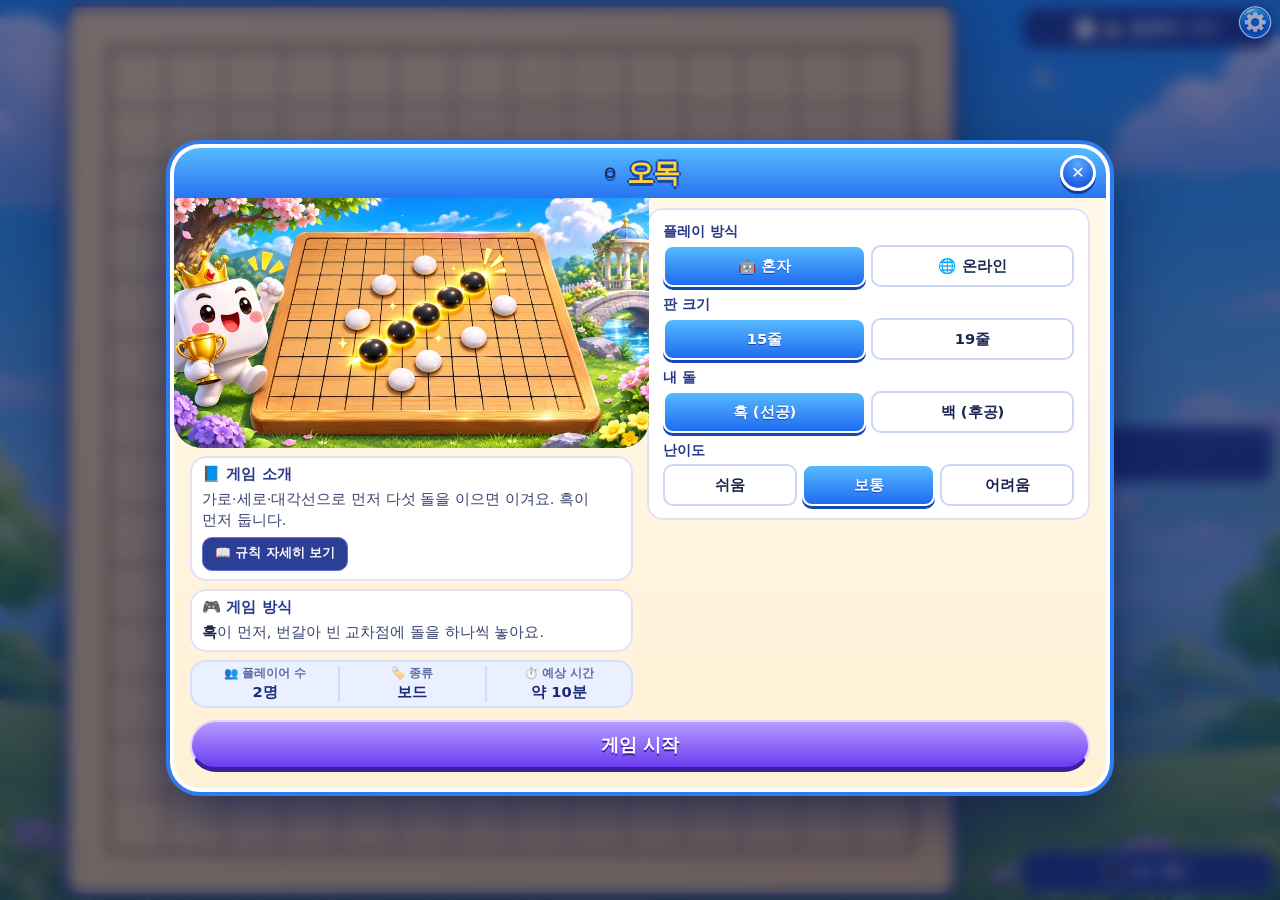
<file: omok/index.html>
<!DOCTYPE html>
<html lang="ko">
<head>
<meta charset="utf-8">
<meta name="viewport" content="width=device-width, initial-scale=1">
<link rel="manifest" href="../manifest.json">
<meta name="theme-color" content="#10111d">
<meta name="mobile-web-app-capable" content="yes">
<meta name="apple-mobile-web-app-capable" content="yes">
<meta name="apple-mobile-web-app-title" content="보드게임즈">
<link rel="apple-touch-icon" href="../icons/apple-touch-icon.png"><link rel="icon" type="image/png" href="../icons/favicon.png">
<title>오목 (Omok)</title>
<style>
*{box-sizing:border-box;-webkit-tap-highlight-color:transparent}
html,body{margin:0;height:100%;overflow:hidden}
body{background:radial-gradient(circle at 50% 40%,#2a3a5e 0%,#141c33 60%,#090d1a 100%);color:#e8eeff;font-family:system-ui,-apple-system,"Apple SD Gothic Neo","Noto Sans KR",sans-serif;user-select:none;touch-action:manipulation}
button{font:inherit;border:0;border-radius:12px;padding:10px 8px;background:#4d7cff;color:#fff;font-weight:700;cursor:pointer}
button:disabled{opacity:.3;cursor:default}
button.sec{background:#ffffff22}

#stage{position:fixed;inset:0;display:grid;padding:8px;gap:8px;
  grid-template-columns:minmax(0,1fr) 250px;grid-template-rows:auto auto minmax(0,1fr) auto;
  grid-template-areas:"board tl" "board menu" "board msg" "board br"}
#boardarea{grid-area:board;display:flex;align-items:center;justify-content:center;container-type:size;min-height:0;min-width:0}
#boardwrap{width:min(100cqw,100cqh);aspect-ratio:1;position:relative;border-radius:10px;box-shadow:0 0 0 5px var(--cc,#4d7cff),0 0 30px var(--cc,#4d7cff),0 8px 30px #000a;overflow:hidden}
#boardwrap svg{display:block;width:100%;height:100%}
#menu{grid-area:menu;justify-self:center;display:flex;gap:8px}
#menu button{width:44px;height:44px;border-radius:50%;padding:0;font-size:19px}
#pTL{grid-area:tl}#pBR{grid-area:br}
.panel{background:#00000055;border:3px solid var(--pc);border-radius:18px;padding:8px 10px;display:flex;flex-direction:column;gap:6px;text-align:center}
.panel.cur{background:#ffffff20;box-shadow:0 0 22px var(--pc),inset 0 0 18px #ffffff18}
.ph{display:flex;align-items:center;justify-content:center;gap:8px;font-size:17px}
.ph .dot{width:18px;height:18px;border-radius:50%;background:var(--sc);border:2px solid #fff8;box-shadow:0 0 8px var(--pc)}
.ph b{color:#fff}
.caps{font-size:15px}
.info{font-size:12px;opacity:.8}
.pbtns{display:flex;gap:6px}.pbtns button{flex:1;font-size:14px;padding:11px 4px}
#bigmsg{grid-area:msg;align-self:center;justify-self:stretch;min-height:56px;display:flex;align-items:center;justify-content:center;text-align:center;border:3px solid var(--cc,#4d7cff);border-radius:16px;background:#00000066;font-size:clamp(16px,2.1vw,28px);font-weight:800;line-height:1.3;padding:6px 12px;word-break:keep-all}
#bigmsg.bad{color:#ff9a9a}#bigmsg.good{color:#8dffb4}#bigmsg.warn{color:#ffd24d}

.ov{position:fixed;inset:0;background:#090d1aee;display:flex;align-items:center;justify-content:center;z-index:50;padding:16px}
.ov.hide{display:none}
.card{max-height:100%;overflow:auto;background:#1b2747;border:2px solid #4d7cff;border-radius:18px;padding:20px;max-width:420px;width:100%;text-align:center}
.card h2{margin:0 0 4px}
.opt{display:flex;gap:6px;justify-content:center;margin:6px 0 14px}
.opt button{flex:1;background:#ffffff1a;padding:10px 4px;font-size:14px}
.opt button.on{background:#4d7cff}
.lbl{font-size:13px;opacity:.75;margin-top:10px;text-align:left}
.rules ol{text-align:left;margin:8px 0 10px;padding-left:20px;font-size:13px;line-height:1.6}
.rules .note{font-size:12px;opacity:.7;text-align:left;margin-bottom:12px}
@keyframes pulse{to{opacity:.35}}
.pulse{animation:pulse .7s infinite alternate}

@media (max-aspect-ratio:11/10){
  #stage{grid-template-columns:minmax(0,1fr);grid-template-rows:auto auto minmax(0,1fr) auto auto;grid-template-areas:"tl" "menu" "board" "msg" "br"}
  #bigmsg{font-size:clamp(16px,4.4vw,26px)}
  .panel{padding:5px 8px;gap:3px}.info{display:none}
  .pbtns button{padding:8px 4px}
}
/* ── 연출 ── */
body::before{content:"";position:fixed;inset:-20%;z-index:-1;pointer-events:none;background:radial-gradient(circle at 20% 30%,#e8c27a33 0,transparent 38%),radial-gradient(circle at 80% 70%,#4d7cff22 0,transparent 38%);animation:aur 18s ease-in-out infinite alternate}
@keyframes aur{to{transform:translate(4%,-3%) rotate(8deg) scale(1.08)}}
#boardwrap{animation:bwglow 1.6s ease-in-out infinite alternate}
@keyframes bwglow{from{box-shadow:0 0 0 5px var(--cc,#4d7cff),0 0 16px var(--cc,#4d7cff),0 8px 30px #000a}to{box-shadow:0 0 0 5px var(--cc,#4d7cff),0 0 44px var(--cc,#4d7cff),0 8px 30px #000a}}
.panel.cur{animation:pglow 1.2s ease-in-out infinite alternate}
@keyframes pglow{from{box-shadow:0 0 10px var(--pc),inset 0 0 12px #ffffff12}to{box-shadow:0 0 32px var(--pc),inset 0 0 22px #ffffff22}}
</style>
<link rel="stylesheet" href="../theme.css">
</head>
<body>
<div id="stage">
  <div class="panel" id="pTL"></div>
  <div id="menu">
    <button class="sec" id="homeBtn" title="게임 목록" style="display:none">🏠</button>
    <button class="sec" id="fsBtn" title="전체화면">⛶</button>
    <button class="sec" id="sndBtn" title="소리">🔊</button>
    <button class="sec" id="ruleBtn" title="규칙">❓</button>
    <button class="sec" id="newBtn" title="새 게임">↻</button>
  </div>
  <div id="boardarea"><div id="boardwrap"><svg id="svg"></svg></div></div>
  <div id="bigmsg"></div>
  <div class="panel" id="pBR"></div>
</div>

<div class="ov" id="setup"><div class="card">
<h2>⚪ 오목</h2>
<div style="font-size:13px;opacity:.8">🤖 혼자 한 판 — 흑이 먼저 둡니다</div>
<div class="lbl">모드</div>
<div class="opt" id="optMode"><button data-v="solo" class="on">🤖 혼자</button><button data-v="online">🌐 온라인</button></div>
<div class="lbl">판 크기</div>
<div class="opt" id="optN"><button data-v="15" class="on">15줄</button><button data-v="19">19줄</button></div>
<div class="lbl">내 돌</div>
<div class="opt" id="optMe"><button data-v="1" class="on">흑 (선공)</button><button data-v="2">백 (후공)</button></div>
<div id="lvBox"><div class="lbl">난이도</div>
<div class="opt" id="optLv"><button data-v="easy">쉬움</button><button data-v="normal" class="on">보통</button><button data-v="hard">어려움</button></div></div>
<div id="olNote" style="font-size:12px;color:#ffb3b3;min-height:16px"></div>
<div id="onNote" style="font-size:12px;opacity:.7;display:none">온라인에서는 방장이 정한 판 크기·돌 색으로 진행해요</div>
<button id="startBtn" style="width:100%;margin-top:6px;padding:14px">게임 시작</button>
</div></div>

<div class="ov hide" id="rules"><div class="card rules"><h2>오목 규칙</h2>
<ol>
<li><b>흑</b>이 먼저, 번갈아 빈 교차점에 돌을 하나씩 놓아요.</li>
<li>가로·세로·대각선으로 <b>같은 색 돌 5개 이상</b>을 먼저 이으면 이겨요.</li>
<li>한 번 놓은 돌은 움직이거나 따낼 수 없어요.</li>
<li>판이 가득 차면 무승부예요.</li>
</ol>
<div class="note">※ 쌍삼·장목 금지가 없는 자유룰이에요. 그래서 선공(흑)이 유리하니, 어려운 상대는 백으로 도전해 보세요.</div>
<button id="ruleClose" style="width:100%">닫기</button></div></div>

<div class="ov hide" id="win"><div class="card">
<h2 id="wt"></h2><div id="wd" style="margin:6px 0 14px;line-height:1.6"></div>
<button id="againBtn" style="width:100%;padding:14px">다시 하기</button></div></div>

<script src="../fx.js"></script>
<script src="engine.js"></script>
<script src="../firebase-config.js"></script>
<script src="../net.js"></script>
<script>
const O=Omok,$=s=>document.querySelector(s);
const CELL=100,MAR=70;
const COL={1:{n:"흑",c:"#8aa4ff"},2:{n:"백",c:"#ffd24d"}};
let sel={n:15,me:1,lv:"normal",mode:"solo"},G=null,soundOn=window.FX?FX.on:true,ac=null,gen=0;

const sfx=(n,o)=>{if(window.FX&&soundOn)FX.sfx(n,o)};
function beep(f,d,type="sine",v=.07,delay=0){
  if(!soundOn||window.FX)return;
  try{ac=ac||new(window.AudioContext||window.webkitAudioContext)();
    const o=ac.createOscillator(),g=ac.createGain(),t=ac.currentTime+delay;
    o.type=type;o.frequency.value=f;g.gain.setValueAtTime(v,t);g.gain.exponentialRampToValueAtTime(.0001,t+d);
    o.connect(g);g.connect(ac.destination);o.start(t);o.stop(t+d)}catch(e){}
}
const size=()=>MAR*2+(G.n-1)*CELL;
function blank(n,me,lv,net){return {online:net||null,n,b:O.newBoard(n),turn:1,me,lv,last:-1,hist:[],over:true,busy:false,msg:"",kind:"",line:null}}
function newGame(net,cfg){
  gen++;
  if(net){const hs=cfg.side;G=blank(cfg.n,net.isHost?hs:3-hs,"normal",net)}
  else G=blank(sel.n,sel.me,sel.lv);
  G.over=false;setTurnMsg();render();if(!net&&G.turn!==G.me)aiTurn();
}
function setTurnMsg(){
  if(G.over)return;
  if(G.turn===G.me){G.msg="내 차례 — 놓을 곳을 누르세요";G.kind=""}
  else{G.msg=G.online?"상대 차례… 기다리는 중":"🤖 생각하는 중…";G.kind=""}
}
function render(){
  const n=G.n,Z=size(),b=G.b;
  const star=n===15?[3,7,11]:[3,9,15];
  const sv=$("#svg");sv.setAttribute("viewBox",`0 0 ${Z} ${Z}`);
  let h=`<defs>
    <radialGradient id="gb" cx="35%" cy="30%" r="75%"><stop offset="0" stop-color="#6a6a6a"/><stop offset=".45" stop-color="#1a1a1a"/><stop offset="1" stop-color="#000"/></radialGradient>
    <radialGradient id="gw" cx="35%" cy="30%" r="80%"><stop offset="0" stop-color="#fff"/><stop offset=".6" stop-color="#e8e8e8"/><stop offset="1" stop-color="#b9b9b9"/></radialGradient>
    <linearGradient id="gwood" x1="0" y1="0" x2="1" y2="1"><stop offset="0" stop-color="#e8c27a"/><stop offset="1" stop-color="#d9ac5d"/></linearGradient></defs>
    <rect width="${Z}" height="${Z}" fill="url(#gwood)"/><g stroke="#5a3a10" stroke-width="2.6" stroke-linecap="round">`;
  for(let i=0;i<n;i++){const p=MAR+i*CELL;h+=`<line x1="${MAR}" y1="${p}" x2="${Z-MAR}" y2="${p}"/><line x1="${p}" y1="${MAR}" x2="${p}" y2="${Z-MAR}"/>`}
  h+=`</g><rect x="${MAR}" y="${MAR}" width="${Z-2*MAR}" height="${Z-2*MAR}" fill="none" stroke="#5a3a10" stroke-width="5"/>`;
  for(const r of star)for(const c of star)h+=`<circle cx="${MAR+c*CELL}" cy="${MAR+r*CELL}" r="9" fill="#3b2508"/>`;
  const R=CELL*.46;
  for(let i=0;i<n*n;i++){
    const v=b[i];if(!v)continue;const x=MAR+(i%n)*CELL,y=MAR+((i/n)|0)*CELL;
    h+=`<g id="st${i}"><circle cx="${x+3}" cy="${y+5}" r="${R}" fill="#0006"/><circle cx="${x}" cy="${y}" r="${R}" fill="url(#${v===1?"gb":"gw"})"/></g>`;
  }
  if(G.line)for(const i of G.line){const x=MAR+(i%n)*CELL,y=MAR+((i/n)|0)*CELL;h+=`<circle cx="${x}" cy="${y}" r="${CELL*.2}" fill="#ff3b3b" stroke="#fff" stroke-width="4"/>`}
  else if(G.last>=0){const x=MAR+(G.last%n)*CELL,y=MAR+((G.last/n)|0)*CELL;h+=`<circle cx="${x}" cy="${y}" r="${CELL*.17}" fill="none" stroke="${b[G.last]===1?"#fff":"#c00"}" stroke-width="7"/>`}
  sv.innerHTML=h;
  $("#boardwrap").style.setProperty("--cc",COL[G.turn].c);
  const opp=3-G.me;
  const pn=(side,mine)=>{
    let s=`<div class="ph"><span class="dot" style="--sc:${side===1?"#111":"#f4f4f4"}"></span><b>${mine?"나":G.online?"👤 "+G.online.names[1-G.online.me]:"🤖 컴퓨터"}</b> (${COL[side].n})</div>`;
    if(mine&&!G.over)s+=`<div class="pbtns">${G.online?"":`<button data-act="undo" class="sec" ${G.hist.length&&!G.busy?"":"disabled"}>무르기</button>`}<button data-act="resign" class="sec">기권</button></div>`;
    return s;
  };
  $("#pTL").innerHTML=pn(opp,false);$("#pBR").innerHTML=pn(G.me,true);
  for(const [id,side] of [["#pTL",opp],["#pBR",G.me]]){const e=$(id);e.style.setProperty("--pc",COL[side].c);e.classList.toggle("cur",!G.over&&G.turn===side)}
  const m=$("#bigmsg");m.textContent=G.msg;m.className=G.kind;m.classList.toggle("pulse",G.busy&&!G.over);
  try{postFx()}catch(e){}
}
// ── 연출 ──
const XY=i=>FX.svgXY($("#svg"),MAR+(i%G.n)*CELL,MAR+((i/G.n)|0)*CELL);
function lineInfo(b,n,i){ // 방금 둔 돌로 만든 가장 긴 줄(길이, 열린 끝 수)
  const c=b[i],r0=(i/n)|0,c0=i%n;let best={len:1,open:0};
  for(const [dr,dc] of [[0,1],[1,0],[1,1],[1,-1]]){
    let len=1,open=0;
    for(const s of [1,-1]){let r=r0+dr*s,cc=c0+dc*s;while(r>=0&&r<n&&cc>=0&&cc<n&&b[r*n+cc]===c){len++;r+=dr*s;cc+=dc*s}
      if(r>=0&&r<n&&cc>=0&&cc<n&&!b[r*n+cc])open++}
    if(len>best.len||(len===best.len&&open>best.open))best={len,open};
  }
  return best;
}
function postFx(){
  if(!window.FX||G.fxNew==null)return;
  const i=G.fxNew;G.fxNew=null;const el=$("#st"+i);if(!el)return;
  FX.drop(el,{dy:-30,s:1.35,dur:260});
  setTimeout(()=>{const p=XY(i);sfx("stone");FX.ring(p.x,p.y,G.b[i]===1?"#333":"#fff",{r0:6,grow:1.6,life:18});FX.vib(10);
    if(G.over)return;
    const L=lineInfo(G.b,G.n,i);
    if(L.len===4&&L.open>0){sfx("alert");FX.float(p.x,p.y-20,L.open===2?"열린 4목!!":"4목!","#ff9f1c");FX.flash("#ff9f1c")}
    else if(L.len===3&&L.open===2){FX.float(p.x,p.y-20,"3목","#ffd24d")}
  },200);
}
function winFx(winner,line){
  if(!window.FX)return;
  const win=winner===G.me;
  if(line)line.forEach((i,k)=>setTimeout(()=>{const p=XY(i);FX.burst(p.x,p.y,{n:14,color:["#ff3b3b","#ffd24d","#fff"],speed:4,g:.05,size:4,life:35,shape:"star"});FX.sfx("step",{k})},400+k*150));
  setTimeout(()=>{
    if(winner===0){FX.sfx("turn");FX.banner("무승부","#888");return}
    if(win){FX.sfx("win");FX.confetti();FX.banner("오목 완성!","#ff3b3b","승리!")}else{FX.sfx("lose");FX.banner("패배…","#666",(G.online?"상대":"컴퓨터")+"가 오목 완성")}
  },1250);
}
function place(i,remote){
  const color=G.turn;if(G.online&&!remote)G.online.send({t:"mv",i});G.hist.push({b:Int8Array.from(G.b),turn:color,last:G.last});
  G.b[i]=color;G.last=i;G.fxNew=i;G.turn=3-color;beep(color===1?420:520,.07,"triangle");
  const line=O.winLine(G.b,G.n,i);
  if(line)return finish(color,line);
  if(!G.b.includes(0))return finish(0,null);
  setTurnMsg();render();if(G.turn!==G.me&&!G.online)aiTurn();
}
function aiTurn(){
  G.busy=true;setTurnMsg();render();const g=gen;
  setTimeout(()=>{
    if(g!==gen||!G||G.over)return;
    const i=O.think(G.b,G.n,G.turn,G.lv);G.busy=false;
    if(i<0)return finish(0,null);place(i);
  },250);
}
function finish(winner,line){
  G.over=true;G.busy=false;G.line=line;
  const win=winner===G.me;
  if(G.online)G.online.finish();
  G.msg=winner===0?"무승부!":win?"🎉 5목 완성 — 승리!":(G.online?"상대가 5목을 완성했어요":"🤖 컴퓨터가 5목을 완성했어요");G.kind=win?"good":"bad";render();
  $("#wt").textContent=winner===0?"🤝 무승부":win?"🎉 승리했어요!":G.online?"😢 졌어요":"🤖 컴퓨터 승리";
  $("#wd").textContent=winner===0?"판이 가득 찼어요":`${COL[winner].n}이 5목을 완성했어요`;
  beep(win?784:196,.3,"triangle",.1);if(win)beep(1047,.4,"triangle",.1,.25);winFx(winner,line);
  setTimeout(()=>$("#win").classList.remove("hide"),window.FX?3000:1100);
}
$("#svg").addEventListener("click",e=>{
  if(!G||G.over||G.busy||G.turn!==G.me)return;
  const r0=$("#svg").getBoundingClientRect(),Z=size();
  const x=(e.clientX-r0.left)*Z/r0.width,y=(e.clientY-r0.top)*Z/r0.height;
  const c=Math.round((x-MAR)/CELL),r=Math.round((y-MAR)/CELL),n=G.n;
  if(r<0||r>=n||c<0||c>=n)return;
  if(G.b[r*n+c]){G.msg="이미 돌이 있어요";G.kind="bad";sfx("bad");render();return}
  place(r*n+c);
});
function resignWin(side,why){ // side가 이김
  if(!G||G.over)return;G.over=true;G.busy=false;if(G.online)G.online.finish();render();
  const win=side===G.me;$("#wt").textContent=win?"🎉 승리했어요!":"🏳️ 기권했어요";$("#wd").textContent=why;$("#win").classList.remove("hide");
}
function onNet(e){
  if(e.t==="cfg"){if(!G||!G.online||G.started)return;G.started=true;newGame(G.online,e);G.started=true;return}
  if(!G||G.over)return;
  if(e.t==="mv"&&G.turn!==G.me&&!G.b[e.i])place(e.i,true);
  else if(e.t==="resign")resignWin(G.me,"상대가 기권했어요");
}
$("#stage").addEventListener("click",e=>{
  const b=e.target.closest("button[data-act]");if(!b||!G||G.over||G.busy)return;
  if(b.dataset.act==="undo"){
    for(let k=G.hist.length-1;k>=0;k--)if(G.hist[k].turn===G.me){const h=G.hist[k];G.b=Int8Array.from(h.b);G.turn=h.turn;G.last=h.last;G.hist.length=k;setTurnMsg();render();return}
  }else if(b.dataset.act==="resign"&&confirm("기권할까요?")){
    if(G.online)G.online.send({t:"resign"});G.over=true;if(G.online)G.online.finish();render();$("#wt").textContent="🏳️ 기권했어요";$("#wd").textContent=G.online?"상대가 이겼어요":"컴퓨터가 이겼어요";$("#win").classList.remove("hide");
  }
});
$("#ruleBtn").onclick=()=>$("#rules").classList.remove("hide");
$("#ruleClose").onclick=()=>$("#rules").classList.add("hide");
$("#sndBtn").textContent=soundOn?"🔊":"🔇";
$("#sndBtn").onclick=()=>{soundOn=!soundOn;if(window.FX)FX.on=soundOn;$("#sndBtn").textContent=soundOn?"🔊":"🔇";sfx("tap")};
const again=()=>{gen++;if(G&&G.online){G.online.leave();G.online=null}$("#win").classList.add("hide");$("#setup").classList.remove("hide")};
$("#newBtn").onclick=again;$("#againBtn").onclick=again;
function bindOpt(id,key,num){
  $(id).addEventListener("click",e=>{
    const b=e.target.closest("button");if(!b)return;
    [...$(id).children].forEach(x=>x.classList.remove("on"));b.classList.add("on");sel[key]=num?+b.dataset.v:b.dataset.v;syncSetup();
  });
}
function syncSetup(){
  const on=sel.mode==="online";
  $("#lvBox").style.display=on?"none":"";$("#onNote").style.display=on?"":"none";
  $("#startBtn").textContent=on?"🌐 방 목록 열기":"게임 시작";
  $("#olNote").textContent=on&&!(window.BGNet&&BGNet.configured)?"온라인 서버 설정이 아직 안 되어 있어요":"";
}
bindOpt("#optMode","mode");
bindOpt("#optN","n",true);bindOpt("#optMe","me",true);bindOpt("#optLv","lv");syncSetup();
$("#startBtn").onclick=()=>{
  if(sel.mode==="online"){
    if(!window.BGNet){$("#olNote").textContent="온라인 모듈을 불러오지 못했어요 (저장소 주소로 열어 주세요)";return}
    $("#setup").classList.add("hide");
    BGNet.open({game:"omok",title:"오목",sizes:[{np:2,label:"2명"}],
      onStart:ctx=>{
        $("#win").classList.add("hide");
        G=blank(15,1,"normal",ctx);G.msg="방장이 시작하는 중…";render();
        ctx.onEvent=onNet;ctx.onLeft=()=>resignWin(G.me,"상대가 나갔어요");
        if(ctx.isHost){const cfg={t:"cfg",n:sel.n,side:sel.me};ctx.send(cfg);G.started=true;newGame(ctx,cfg)}
      },
      onClose:()=>$("#setup").classList.remove("hide")});
    return;
  }
  $("#setup").classList.add("hide");newGame();
};
(function(){
  const d=document,el=d.documentElement,btn=$("#fsBtn");
  const isFs=()=>!!(d.fullscreenElement||d.webkitFullscreenElement);
  const sync=()=>{btn.textContent=isFs()?"✕":"⛶"};
  btn.onclick=async()=>{
    try{if(isFs()){await(d.exitFullscreen||d.webkitExitFullscreen).call(d)}
      else{const f=el.requestFullscreen||el.webkitRequestFullscreen;if(!f)throw 0;await f.call(el)}
    }catch(e){if(G){G.msg="이 환경에서는 전체화면을 쓸 수 없어요";G.kind="bad";render()}}
  };
  d.addEventListener("fullscreenchange",sync);d.addEventListener("webkitfullscreenchange",sync);
})();
G=blank(15,1,"normal");render();
(function(){
  if(/\/(magic-labyrinth|wall-go|janggi|baduk|omok|chess)\/?(index\.html)?$/.test(location.pathname)){
    const b=document.getElementById("homeBtn");b.style.display="";b.onclick=()=>{location.href="../"};
  }
})();
</script>
<script>if("serviceWorker" in navigator)addEventListener("load",()=>navigator.serviceWorker.register("../sw.js").catch(()=>{}));</script>
<script src="../theme.js"></script>
</body>
</html>
</file>
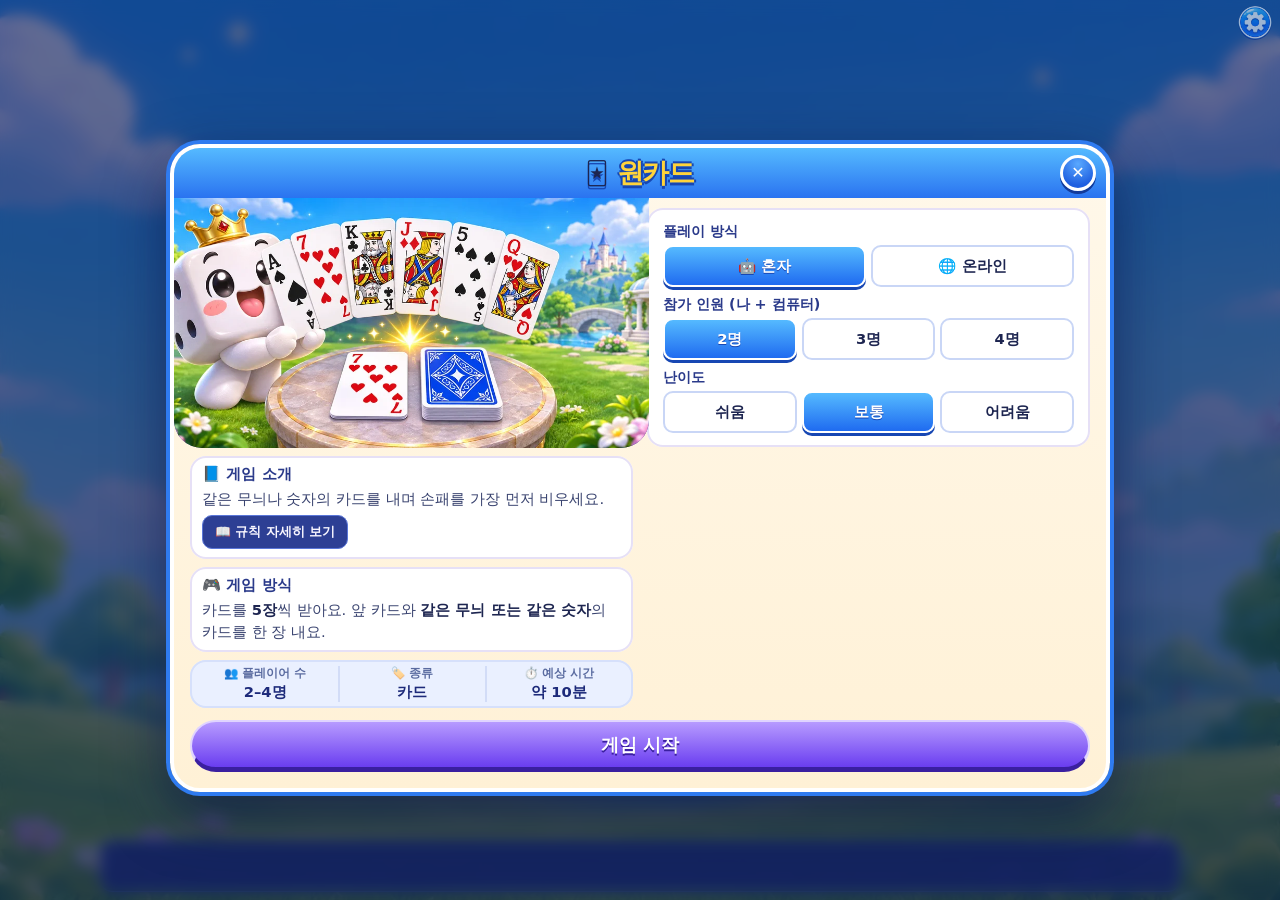
<file: onecard/index.html>
<!DOCTYPE html>
<html lang="ko"><head><meta charset="utf-8"><meta name="viewport" content="width=device-width, initial-scale=1">
<link rel="manifest" href="../manifest.json"><meta name="theme-color" content="#10111d">
<meta name="mobile-web-app-capable" content="yes"><meta name="apple-mobile-web-app-capable" content="yes">
<link rel="apple-touch-icon" href="../icons/apple-touch-icon.png"><link rel="icon" type="image/png" href="../icons/favicon.png"><title>원카드</title>
<link rel="stylesheet" href="../theme.css">
</head>
<body>
<script src="../cardart.js"></script><script src="../fx.js"></script><script src="../cardkit.js"></script><script src="../firebase-config.js"></script><script src="../net.js"></script>
<script>
const {rnd,shuf,card,suit,rank,SU,RK}=CK;
const DMG=c=>c===52?5:c===53?7:c===0?5:c%13===0?3:c%13===1?2:0;
function topc(S){return S.dis[S.dis.length-1]}
function legal(S,c){
  if(S.forced!=null&&c!==S.forced)return false;
  const t=topc(S);
  if(S.pend>0){
    if(!DMG(c))return false;
    if(c>=52||t>=52)return true;
    return rank(c)===rank(t)||suit(c)===S.suit;
  }
  if(c>=52)return true;
  return suit(c)===S.suit||(t<52&&rank(c)===rank(t));
}
function draw1(S,p){
  if(!S.deck.length){const t=S.dis.pop();S.deck=shuf(S,S.dis);S.dis=[t]}
  if(S.deck.length)S.hands[p].push(S.deck.pop());
}
const BANK=15;
function fewest(S){let b=0;S.hands.forEach((h,i)=>{if(h.length<S.hands[b].length)b=i});return b}
const nx=(S,p,k)=>((p+S.dir*k)%S.np+S.np*8)%S.np;
// ── 연출 ──
const fxAt=(T,c)=>{const e=T.querySelector(`[data-cid="${c}"]`);return FX.center(e||T)};
function fxAfter(S,a,me,names,T){
  if(!window.FX||!S.last)return;
  const [ps,t,v]=S.last.split("|"),P=+ps;
  if(t==="draw"){const n=+v;if(n>=2)setTimeout(()=>{FX.sfx("bad");FX.shake(T,6);const q=FX.center(T);FX.float(q.x,q.y,`${names[P]} +${n}장 😱`,"#ff5d73")},350);return}
  if(t!=="play"||a.t==="draw"||a.t==="pass")return;
  const c=+v,d=DMG(c),r=c<52?rank(c):0;
  setTimeout(()=>{
    const q=fxAt(T,c);
    if(c>=52){FX.sfx("boom");FX.flash("#c77dff");FX.banner("🃏 조커!","#c77dff",`공격 ${S.pend}장`);FX.shake(T,10);FX.burst(q.x,q.y,{n:40,color:["#c77dff","#ff5d73","#fff"],speed:9,g:.15,size:5,life:50,shape:"star"})}
    else if(d){FX.sfx("hit");FX.flash("#ff3b3b");FX.burst(q.x,q.y,{n:24,color:["#ff5d73","#fff"],speed:7,g:.2,size:4,life:40,shape:"rect"});FX.float(q.x,q.y-40,`⚔️ 공격 ${S.pend}장!`,"#ff5d73");FX.shake(T,5)}
    else if(r===11){FX.sfx("whoosh");FX.float(q.x,q.y-40,"⏭ 점프!","#4dabff")}
    else if(r===12){FX.sfx("magic");FX.float(q.x,q.y-40,"🔄 방향 전환","#5ee08a")}
    else if(r===13){FX.sfx("pop");FX.float(q.x,q.y-40,"👑 한 번 더!","#ffd24d")}
    if(r===7&&a.suit!=null){FX.sfx("magic");FX.banner(["♠","♥","♦","♣"][S.suit]+" 로 변경!","#ffd24d")}
    if(!S.over&&S.hands[P].length===1){FX.sfx("alert");FX.banner("원카드!",P===me?"#5ee08a":"#ff9f1c",names[P]+" 한 장 남았어요")}
  },280);
}
CK.run({
 after(S,a,me,names,T){try{fxAfter(S,a,me,names,T)}catch(e){}},
 id:"onecard",title:"원카드",icon:"🃏",color:"#e0453a",np:[2,3,4],levels:true,
 tagline:"손패를 먼저 모두 내는 사람이 승리! (2~4명)",
 rules:[
  "카드를 <b>5장</b>씩 받아요. 앞 카드와 <b>같은 무늬 또는 같은 숫자</b>의 카드를 한 장 내요.",
  "낼 수 있는 카드가 없으면 더미에서 <b>1장</b>을 가져와요. 가져온 카드를 낼 수 있으면 바로 내도 되고, 아니면 차례가 넘어가요.",
  "<b>공격 카드</b>: 2(+2장) · A(+3장, ♠A는 +5장) · 조커(+5장/컬러 +7장). 공격을 받으면 <b>공격 카드로 막아</b> 다음 사람에게 합쳐서 넘기거나, 쌓인 만큼 가져와야 해요. (막을 수 있는 카드: 같은 숫자나 같은 무늬의 공격 카드, 조커)",
  "<b>J</b> 다음 사람 건너뛰기 · <b>Q</b> 방향 바꾸기(2명이면 한 번 더) · <b>K</b> 한 번 더 내기 · <b>7</b> 무늬 바꾸기(원하는 무늬 선택)",
  "손에 카드가 1장 남으면 자동으로 <b>원카드!</b>가 외쳐져요. 먼저 손패를 모두 내면 승리! 손패가 <b>15장 이상</b>이 되면 게임이 끝나고 카드가 가장 적은 사람이 이겨요."],
 init(seed,np){
  const S={rs:seed,np,dir:1,cur:0,pend:0,forced:null,over:false,win:-1,last:"",hands:[],dis:[],deck:[]};
  S.deck=shuf(S,Array.from({length:54},(_,i)=>i));
  for(let p=0;p<np;p++){S.hands.push([]);for(let i=0;i<5;i++)S.hands[p].push(S.deck.pop())}
  let c;do{c=S.deck.pop();if(c>=52||[0,1,10,11,12,6].includes(c%13)){S.deck.unshift(c);c=-1}}while(c<0);
  S.dis.push(c);S.suit=suit(c);return S;
 },
 turn:S=>S.over?-1:S.cur,
 apply(S,a){
  const p=a.p;
  if(a.t==="draw"){
    const n=S.pend>0?S.pend:1;for(let i=0;i<n;i++)draw1(S,p);
    S.last=`${p}|draw|${n}`;
    if(S.hands[p].some(c=>c>=0)&&S.hands[p].length>=BANK){S.over=true;S.win=fewest(S);return}
    if(S.pend===0){const c=S.hands[p][S.hands[p].length-1];S.pend=0;if(c!=null&&legal(S,c)){S.forced=c;return}}
    S.pend=0;S.cur=nx(S,p,1);return;
  }
  if(a.t==="pass"){S.forced=null;S.cur=nx(S,p,1);S.last=`${p}|pass|0`;return}
  S.forced=null;
  const h=S.hands[p];h.splice(h.indexOf(a.c),1);S.dis.push(a.c);
  if(a.c<52)S.suit=suit(a.c);
  const r=rank(a.c),d=DMG(a.c);if(d)S.pend+=d;
  let again=false,skip=0;
  if(r===11)skip=1;
  if(r===12){S.dir*=-1;if(S.np===2)again=true}
  if(r===13)again=true;
  if(r===7&&a.suit!=null)S.suit=a.suit;
  S.last=`${p}|play|${a.c}`;
  if(!h.length){S.over=true;S.win=p;return}
  S.cur=again?p:nx(S,p,1+skip);
 },
 click(S,me,d,ui){
  if(d.k==="draw"){ui.pick=null;return S.forced!=null?{t:"pass",p:me}:{t:"draw",p:me}}
  if(d.k==="suit"){const c=ui.pick;ui.pick=null;return{t:"play",p:me,c,suit:+d.v}}
  if(d.k==="card"){
    const c=+d.v;if(!legal(S,c))return null;
    if(c<52&&rank(c)===7){ui.pick=c;return"ui"}
    ui.pick=null;return{t:"play",p:me,c};
  }
 },
 ai(S,p,lv){
  const h=S.hands[p],pl=h.filter(c=>legal(S,c));
  if(!pl.length)return S.forced!=null?{t:"pass",p}:{t:"draw",p};
  if(lv==="easy"&&Math.random()<.35)return S.forced!=null?{t:"pass",p}:{t:"draw",p};
  const nextH=S.hands[nx(S,p,1)].length;
  const cnt=[0,0,0,0];h.forEach(c=>{if(c<52)cnt[suit(c)]++});
  const bestSuit=()=>{let b=0;for(let i=1;i<4;i++)if(cnt[i]>cnt[b])b=i;return b};
  let c;
  if(lv==="easy")c=pl[Math.floor(Math.random()*pl.length)];
  else{
    const sc=x=>{
      let s=Math.random()*3;
      const r=rank(x),d=DMG(x);
      if(d)s+=nextH<=3?(lv==="hard"?30:12):(lv==="hard"?-4:2);
      if(S.pend>0)s+=d*(lv==="hard"?2:1);
      if(r>=11&&r<=13)s+=nextH<=2?18:(lv==="hard"?-2:1);
      if(x<52&&r===7)s+=h.length<=2?10:(lv==="hard"?-3:0);
      if(x<52)s+=cnt[suit(x)]*(lv==="hard"?1.5:.6);
      if(h.length===2)s+=5;
      return s;
    };
    c=pl.reduce((a,b)=>sc(b)>sc(a)?b:a);
  }
  const o={t:"play",p,c};
  if(c<52&&rank(c)===7){o.suit=lv==="easy"?Math.floor(Math.random()*4):bestSuit()}
  return o;
 },
 render(S,me,ui,names){
  let h=`<div class="row">`;
  for(let k=1;k<S.np;k++){const p=(me+k)%S.np,n=S.hands[p].length;
   h+=`<div class="seat${S.cur===p&&!S.over?" cur":""}">${names[p]}<small>${n}장${n===1?" · 원카드!":""}</small><div style="margin-top:4px">${card(-1,"",'style="--cw:30px"')}</div></div>`}
  h+=`</div><div class="felt"><div class="row" style="gap:18px">
   <div data-k="draw" style="cursor:pointer;text-align:center">${card(-1,S.cur===me&&!S.over?"ok":"")}<small style="display:block;margin-top:4px;opacity:.8">${S.forced!=null&&S.cur===me?"넘기기":"더미 "+S.deck.length}</small></div>
   <div style="text-align:center">${card(topc(S))}<small style="display:block;margin-top:4px">무늬 <b style="font-size:20px;color:${S.suit===1||S.suit===2?"#ff7b86":"#fff"}">${SU[S.suit]}</b> ${S.dir>0?"↻":"↺"}</small></div></div>`;
  if(S.pend>0)h+=`<div style="color:#ff9a9a;font-weight:800">⚔️ 공격 ${S.pend}장 대기!</div>`;
  if(ui.pick!=null)h+=`<div class="row">${[0,1,2,3].map(s=>`<button data-k="suit" data-v="${s}" style="font-size:26px;background:#fff;color:${s===1||s===2?"#d8283b":"#222"}">${SU[s]}</button>`).join("")}</div>`;
  h+=`</div><div class="seat${S.cur===me&&!S.over?" cur":""}" style="align-self:center">${names[me]} · ${S.hands[me].length}장</div>
   <div class="hand">${S.hands[me].slice().sort((a,b)=>a-b).map(c=>card(c,S.cur===me&&!S.over&&legal(S,c)?"ok":"dim",`data-k="card" data-v="${c}"`)).join("")}</div>`;
  return h;
 },
 msg(S,me,names){
  if(S.over)return[S.win===me?"🎉 승리!":`${names[S.win]} 승리`,S.win===me?"good":"bad"];
  const [p,k,v]=S.last?S.last.split("|"):[];
  let t="";
  if(k==="play"){const c=+v,r=rank(c);t=`${names[p]}: ${c>=52?"조커":SU[suit(c)]+RK[r]}${r===7?" (무늬 "+SU[S.suit]+")":""}${r===11?" · 건너뛰기":r===12?" · 방향 바뀜":r===13?" · 한 번 더":""}`;if(S.hands[+p].length===1)t+=" · 원카드!"}
  else if(k==="pass")t=`${names[p]}: 넘김`;
  else if(k==="draw")t=`${names[p]}: ${v}장 가져옴`;
  if(S.cur===me)return[(t?t+"\n":"")+(S.forced!=null?"가져온 카드를 내거나 더미를 눌러 넘기세요":S.pend>0?"공격을 막거나 더미를 눌러 가져오세요":"낼 카드를 고르거나 더미를 눌러요"),"warn"];
  return[(t?t+" · ":"")+names[S.cur]+" 차례",""];
 },
 result:(S,me,names)=>[S.win===me?"🎉 승리했어요!":"😵 "+names[S.win]+" 승리",S.hands[S.win].length?"손패가 너무 많아져 끝났어요 — 카드가 가장 적은 사람이 승리":"손패를 가장 먼저 모두 낸 사람이 이겨요"]
});
</script><script src="../theme.js"></script>
</body></html>
</file>
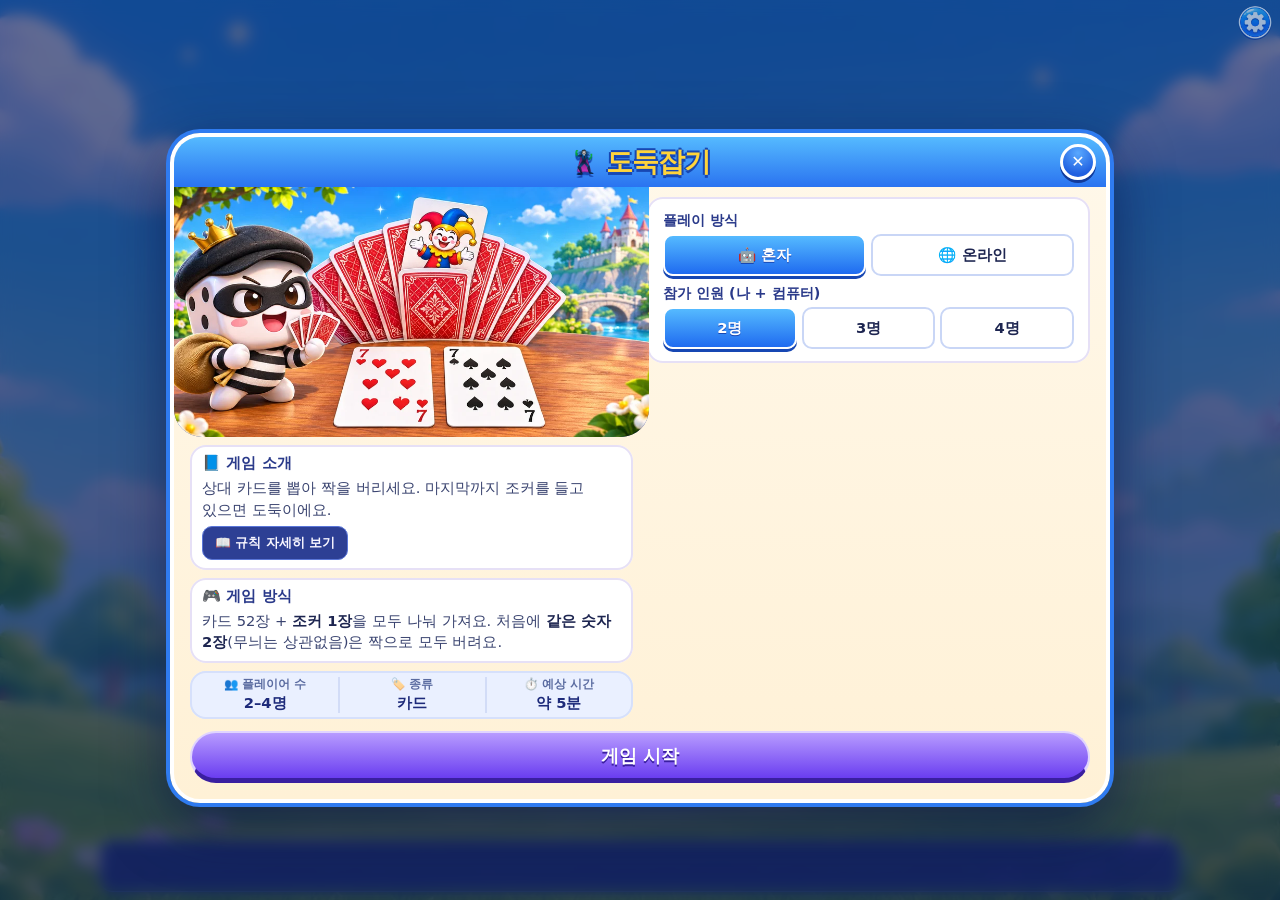
<file: thief/index.html>
<!DOCTYPE html>
<html lang="ko"><head><meta charset="utf-8"><meta name="viewport" content="width=device-width, initial-scale=1">
<link rel="manifest" href="../manifest.json"><meta name="theme-color" content="#10111d">
<meta name="mobile-web-app-capable" content="yes"><meta name="apple-mobile-web-app-capable" content="yes">
<link rel="apple-touch-icon" href="../icons/apple-touch-icon.png"><link rel="icon" type="image/png" href="../icons/favicon.png"><title>도둑잡기</title>
<link rel="stylesheet" href="../theme.css">
</head>
<body>
<script src="../cardart.js"></script><script src="../fx.js"></script><script src="../cardkit.js"></script><script src="../firebase-config.js"></script><script src="../net.js"></script>
<script>
const {rnd,shuf,card,rank,suit,SU,RK}=CK;
const JK=52;
function dropPairs(S,p){ // 같은 숫자 2장씩 버리기
  const h=S.hands[p],seen={};const keep=[];
  h.forEach(c=>{const r=c===JK?0:rank(c);if(c!==JK&&seen[r]!=null){keep.splice(keep.indexOf(seen[r]),1);delete seen[r];S.pairs[p]++}else{if(c!==JK)seen[r]=c;keep.push(c)}});
  S.hands[p]=shuf(S,keep);
}
const alive=S=>S.hands.map((h,i)=>h.length?i:-1).filter(i=>i>=0);
function nextAlive(S,p){for(let k=1;k<=S.np;k++){const q=(p+k)%S.np;if(S.hands[q].length)return q}return -1}
function check(S){const a=alive(S);if(a.length<=1){S.over=true;S.loser=a.length?a[0]:S.last_p;}}
// ── 연출 ──
function fxAfter(S,a,me,names,T){
  if(!window.FX||!S.last)return;
  const [P,Tt,c,m]=S.last.split("|").map(Number);
  setTimeout(()=>{
    const q=FX.center(T);
    if(m){FX.sfx("pop");FX.burst(q.x,q.y,{n:18,color:["#ffd24d","#fff","#5ee08a"],speed:5,g:.1,size:4,life:35,shape:"star"});FX.float(q.x,q.y,P===me?"짝 맞춤! 🗑":names[P]+" 짝!","#5ee08a")}
    if(c===JK){
      if(P===me){FX.sfx("alert");FX.flash("#c77dff");FX.banner("🃏 조커가 왔다!","#c77dff","들키지 않게 넘겨요")}
      else if(Tt===me){FX.sfx("magic");FX.banner("조커를 넘겼다! 😆","#5ee08a")}
      else FX.sfx("whoosh");
    }
    if(!S.over)[P,Tt].forEach(x=>{if(!S.hands[x].length)FX.float(q.x,q.y+50,names[x]+" 탈출! 🏃","#4dabff")});
  },300);
}
CK.run({
 after(S,a,me,names,T){try{fxAfter(S,a,me,names,T)}catch(e){}},
 id:"thief",title:"도둑잡기",icon:"🦹",color:"#8e5cf0",np:[2,3,4],levels:false,
 tagline:"조커를 끝까지 들고 있으면 도둑! 짝을 모두 버리세요 (2~4명)",
 rules:[
  "카드 52장 + <b>조커 1장</b>을 모두 나눠 가져요. 처음에 <b>같은 숫자 2장</b>(무늬는 상관없음)은 짝으로 모두 버려요.",
  "차례가 오면 <b>다음 사람의 손패에서 카드 한 장</b>을 뽑아 와요(뒷면만 보여요!).",
  "뽑은 카드가 내 손패와 <b>같은 숫자면 짝으로 버리고</b>, 아니면 그냥 손에 들어요.",
  "손패를 모두 버린 사람은 먼저 탈출! 마지막까지 <b>조커를 든 사람이 도둑(패배)</b>이에요.",
  "카드 위치는 계속 섞이니 표정(?)으로 조커를 피해 뽑아 보세요 😏"],
 init(seed,np){
  const S={rs:seed,np,cur:0,over:false,loser:-1,hands:[],pairs:Array(np).fill(0),last:"",last_p:0};
  const d=shuf(S,Array.from({length:53},(_,i)=>i));
  for(let p=0;p<np;p++)S.hands.push([]);
  d.forEach((c,i)=>S.hands[i%np].push(c));
  for(let p=0;p<np;p++)dropPairs(S,p);
  check(S);
  if(!S.over&&!S.hands[0].length)S.cur=nextAlive(S,0);
  return S;
 },
 turn:S=>S.over?-1:S.cur,
 apply(S,a){
  const p=a.p,t=nextAlive(S,p);
  const c=S.hands[t].splice(a.i,1)[0];
  const r=c===JK?0:rank(c);
  const m=c!==JK&&S.hands[p].find(x=>x!==JK&&rank(x)===r);
  if(m!=null&&m!==false){S.hands[p].splice(S.hands[p].indexOf(m),1);S.pairs[p]++}
  else S.hands[p].push(c);
  S.hands[p]=shuf(S,S.hands[p]);
  S.last=`${p}|${t}|${c}|${m!=null&&m!==false?1:0}`;S.last_p=p;
  check(S);if(S.over)return;
  S.cur=nextAlive(S,p);
  if(S.cur===p)S.over=true,S.loser=p;
 },
 click(S,me,d){if(d.k==="take")return{t:"take",p:me,i:+d.v}},
 ai(S,p,lv){const t=nextAlive(S,p);return{t:"take",p,i:Math.floor(Math.random()*S.hands[t].length)}},
 render(S,me,ui,names){
  const tg=S.over?-1:nextAlive(S,me);
  let h=`<div class="felt" style="justify-content:flex-start;gap:14px">`;
  for(let k=1;k<S.np;k++){const p=(me+k)%S.np,hand=S.hands[p];
   const mine=S.cur===me&&!S.over&&p===tg;
   h+=`<div class="seat${S.cur===p&&!S.over?" cur":""}" style="width:100%;max-width:640px">${names[p]}${hand.length?"":" · 탈출 ✅"}<small>${hand.length}장 · 짝 ${S.pairs[p]}개${mine?" · 한 장 뽑으세요 👇":""}</small>
    <div class="row" style="margin-top:6px">${hand.map((c,i)=>card(-1,mine?"ok":"",mine?`data-k="take" data-v="${i}" style="--cw:40px"`:'style="--cw:40px"')).join("")}</div></div>`}
  h+=`</div><div class="seat${S.cur===me&&!S.over?" cur":""}" style="align-self:center">${names[me]} · ${S.hands[me].length}장${S.hands[me].length?"":" · 탈출 ✅"} · 짝 ${S.pairs[me]}개</div>
   <div class="hand">${S.hands[me].slice().sort((a,b)=>(a===JK?99:a%13)-(b===JK?99:b%13)).map(c=>card(c)).join("")}</div>`;
  return h;
 },
 msg(S,me,names){
  const [p,t,c,m]=S.last?S.last.split("|"):[];
  let tx="";if(S.last)tx=`${names[p]} → ${names[t]}의 카드를 뽑음${+m?" · 짝 버림!":""}${+p===me?(" ("+(+c===JK?"🃏조커":SU[suit(+c)]+RK[rank(+c)])+")"):+t===me?(" ("+(+c===JK?"🃏조커!":SU[suit(+c)]+RK[rank(+c)])+")"):""}`;
  if(S.over)return[S.loser===me?"🦹 내가 도둑이에요!":names[S.loser]+" 도둑!",S.loser===me?"bad":"good"];
  if(S.cur===me)return[(tx?tx+"\n":"")+"다음 사람의 카드를 한 장 뽑으세요","warn"];
  return[(tx?tx+" · ":"")+names[S.cur]+" 차례",""];
 },
 result:(S,me,names)=>[S.loser===me?"🦹 도둑이 됐어요!":"🎉 도둑을 잡았어요!",S.loser===me?"조커를 끝까지 들고 있었어요 😅":names[S.loser]+" 님이 조커를 들고 있었어요"]
});
</script><script src="../theme.js"></script>
</body></html>
</file>
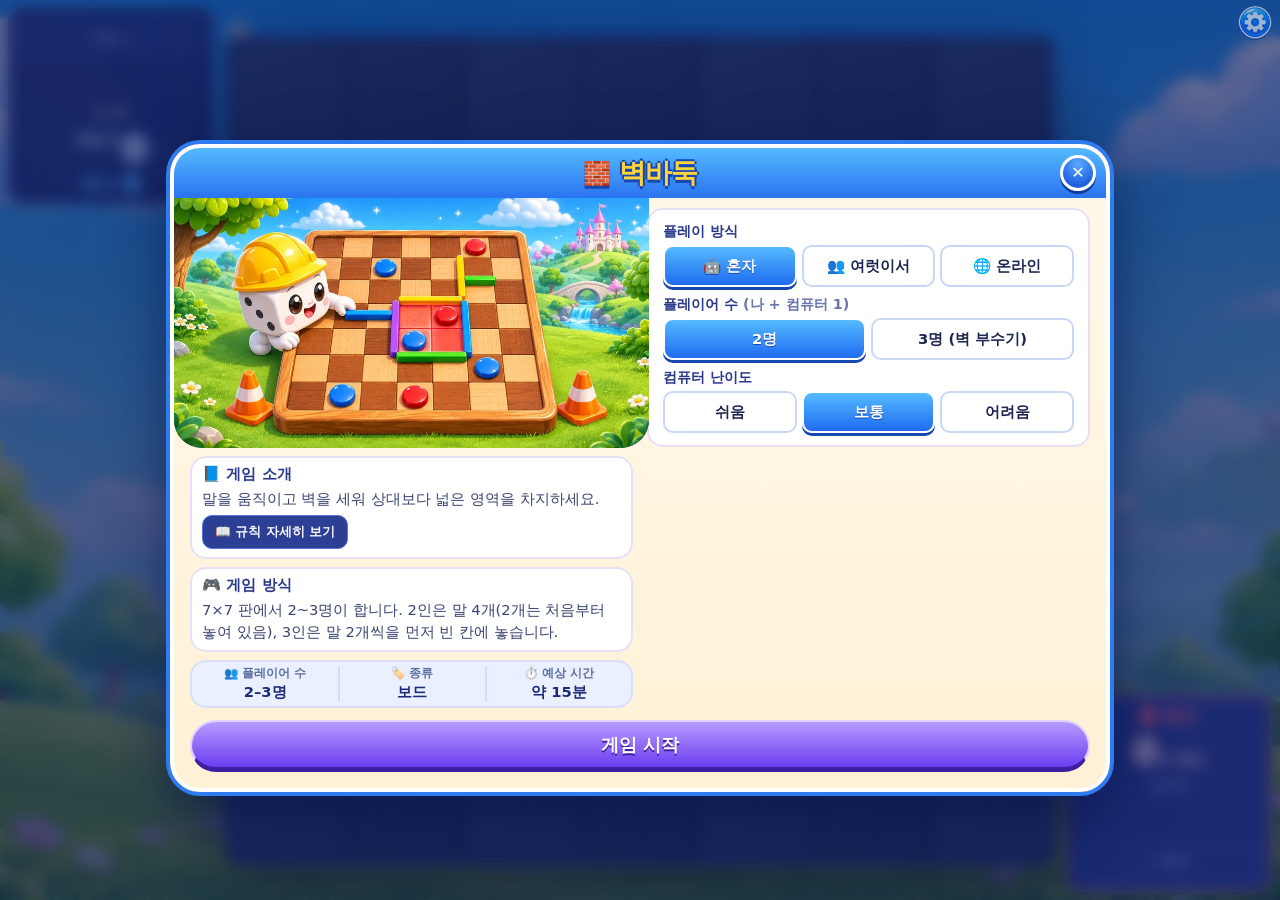
<file: wall-go/index.html>
<!DOCTYPE html>
<html lang="ko">
<head>
<meta charset="utf-8">
<meta name="viewport" content="width=device-width, initial-scale=1">
<link rel="manifest" href="../manifest.json">
<meta name="theme-color" content="#10111d">
<meta name="mobile-web-app-capable" content="yes">
<meta name="apple-mobile-web-app-capable" content="yes">
<meta name="apple-mobile-web-app-title" content="보드게임즈">
<link rel="apple-touch-icon" href="../icons/apple-touch-icon.png"><link rel="icon" type="image/png" href="../icons/favicon.png">
<title>벽바둑 (Wall Go)</title>
<style>
:root{
  --bs:max(220px,min(calc(100dvh - 16px),calc(100vw - 460px)));
  --pw:clamp(150px,calc((100vw - var(--bs))/2 - 24px),300px);
  --cs:calc(var(--bs)/7);
}
*{box-sizing:border-box;-webkit-tap-highlight-color:transparent}
html,body{margin:0;height:100%;overflow:hidden}
body{background:radial-gradient(circle at 50% 40%,#2a3a5e 0%,#141c33 60%,#090d1a 100%);color:#e8eeff;font-family:system-ui,-apple-system,"Apple SD Gothic Neo","Noto Sans KR",sans-serif;user-select:none;touch-action:manipulation}
button{font:inherit;border:0;border-radius:12px;padding:10px 8px;background:#4d7cff;color:#fff;font-weight:700;cursor:pointer}
button:disabled{opacity:.3;cursor:default}
button.sec{background:#ffffff22}

#stage{position:fixed;inset:0;display:grid;padding:8px;gap:8px;
  grid-template-columns:1fr var(--bs) 1fr;grid-template-rows:auto 1fr auto;
  grid-template-areas:"tl board tr" "menu board msg" "bl board br"}
#boardarea{grid-area:board;display:flex;align-items:center;justify-content:center}
#bigmsg{grid-area:msg;align-self:center;justify-self:stretch;min-height:56px;display:flex;align-items:center;justify-content:center;text-align:center;border:3px solid var(--cc,#4d7cff);border-radius:16px;background:#00000066;font-size:clamp(16px,2.1vw,28px);font-weight:800;line-height:1.3;padding:6px 12px;word-break:keep-all}
#bigmsg.bad{color:#ff9a9a}#bigmsg.good{color:#8dffb4}
#menu{grid-area:menu;align-self:center;justify-self:center;display:flex;flex-direction:column;gap:8px}
#menu button{width:46px;height:46px;border-radius:50%;padding:0;font-size:20px}
.p-tl{grid-area:tl;justify-self:start;align-self:start;transform:rotate(180deg)}
.p-tr{grid-area:tr;justify-self:end;align-self:start;transform:rotate(180deg)}
.p-bl{grid-area:bl;justify-self:start;align-self:end}
.p-br{grid-area:br;justify-self:end;align-self:end}

.panel{width:var(--pw);background:#00000055;border:3px solid var(--pc);border-radius:18px;padding:8px 10px;display:flex;flex-direction:column;gap:6px;text-align:center}
.panel.empty{visibility:hidden}
.panel.cur{background:#ffffff20;box-shadow:0 0 22px var(--pc),inset 0 0 18px #ffffff18}
.ph{display:flex;align-items:center;justify-content:center;gap:8px;font-size:17px}
.ph .dot{width:16px;height:16px;border-radius:50%;background:var(--pc);box-shadow:0 0 8px var(--pc)}
.ph b{color:var(--pc)}
.score{font-size:clamp(26px,calc(var(--pw)*.17),40px);font-weight:800;line-height:1.1}
.score small{font-size:13px;font-weight:600;opacity:.75;margin-left:4px}
.info{font-size:12px;opacity:.8}
.pmsg{font-size:13px;min-height:34px;display:flex;align-items:center;justify-content:center;line-height:1.25}
.pmsg.bad{color:#ff9a9a}.pmsg.good{color:#8dffb4}
.pbtns{display:flex;gap:6px}
.pbtns button{flex:1;font-size:14px;padding:11px 4px}
.pbtns button.brk.on{background:#ff9f1c;color:#1a1000}

#boardwrap{width:var(--bs);height:var(--bs);position:relative;border-radius:10px;background:#1b2747;box-shadow:0 0 0 5px var(--cc,#4d7cff),0 0 30px var(--cc,#4d7cff),0 8px 30px #000a}
#board{position:absolute;inset:0;display:grid;grid-template-columns:repeat(7,1fr);grid-template-rows:repeat(7,1fr);border-radius:8px;overflow:hidden}
.cell{position:relative;background:#243358;display:flex;align-items:center;justify-content:center;border:1px solid #ffffff12}
.cell.alt{background:#202e50}
.cell.terr{background:color-mix(in srgb,var(--tc) 30%,#243358)}
.cell.alt.terr{background:color-mix(in srgb,var(--tc) 26%,#202e50)}
.cell.dest{cursor:pointer}
.cell.dest::after{content:"";position:absolute;width:34%;height:34%;border-radius:50%;background:#fff;opacity:.55;animation:pulse .7s infinite alternate}
.cell.dest.brk::after{background:#ff9f1c;opacity:.85}
.cell.placeable{cursor:pointer}
.cell.placeable:hover{background:#3a4f86}
.cell.placeable::after{content:"";position:absolute;width:30%;height:30%;border-radius:50%;background:var(--pcur,#fff);opacity:.6;animation:pulse .8s infinite alternate}
.solo .pmsg{display:none}
.pc{width:64%;height:64%;border-radius:50%;background:var(--pc);border:3px solid #fff;box-shadow:0 3px 8px #000b,inset 0 -4px 8px #0006;z-index:3;transition:transform .15s}
.pc.mine{animation:bob .8s infinite alternate;cursor:pointer}
.pc.sel{transform:scale(1.18);box-shadow:0 0 0 4px #fff,0 0 22px var(--pc)}
@keyframes bob{to{transform:translateY(-4px)}}
@keyframes pulse{to{opacity:.15}}
#walls{position:absolute;inset:0;pointer-events:none}
.wall{position:absolute;background:var(--wc);border-radius:3px;box-shadow:0 0 8px var(--wc),0 0 0 1px #0008;z-index:4}
.cand{position:absolute;background:var(--wc);border-radius:4px;opacity:.55;pointer-events:auto;cursor:pointer;z-index:6;animation:pulse .6s infinite alternate}
.cand:hover{opacity:1;animation:none}

.ov{position:fixed;inset:0;background:#090d1aee;display:flex;align-items:center;justify-content:center;z-index:50;padding:16px}
.ov.hide{display:none}
.card{max-height:100%;overflow:auto;background:#1b2747;border:2px solid #4d7cff;border-radius:18px;padding:20px;max-width:420px;width:100%;text-align:center}
.card h2{margin:0 0 4px}
.opt{display:flex;gap:6px;justify-content:center;margin:6px 0 14px}
.opt button{flex:1;background:#ffffff1a;padding:10px 4px;font-size:14px}
.opt button.on{background:#4d7cff}
.lbl{font-size:13px;opacity:.75;margin-top:10px;text-align:left}
.rules ol{text-align:left;margin:8px 0 10px;padding-left:20px;font-size:13px;line-height:1.6}
.rules .note{font-size:12px;opacity:.7;text-align:left;margin-bottom:12px}
.rot{transform:rotate(180deg)}
.solo .p-tl,.solo .p-tr{transform:none}
.solo .rot{display:none}
.panel .thinking{animation:pulse .7s infinite alternate}

@media (max-aspect-ratio:11/10){
  :root{--bs:max(220px,min(calc(100vw - 16px),calc(100dvh - 462px)));--pw:calc(50vw - 14px)}
  #stage{grid-template-columns:1fr 1fr;grid-template-rows:auto auto 1fr auto auto;
    grid-template-areas:"tl tr" "menu menu" "board board" "msg msg" "bl br"}
  #bigmsg{width:auto;justify-self:stretch;font-size:clamp(16px,4.4vw,26px)}
  #boardarea{container-type:size;min-height:0}
  #boardwrap{width:min(100cqw,100cqh);height:min(100cqw,100cqh)}
  #menu{flex-direction:row}
  #menu button{width:40px;height:40px;font-size:17px}
  .p-tl{justify-self:start}.p-tr{justify-self:end}
  .panel{padding:5px 6px;gap:3px}
  .score{font-size:22px}.info{display:none}.pmsg{font-size:11px;min-height:28px}
  .pbtns button{font-size:12px;padding:8px 2px}
}
/* ── 꾸미기 ── */
body::before{content:"";position:fixed;inset:-20%;z-index:-1;pointer-events:none;background:radial-gradient(circle at 20% 30%,#4d7cff33 0,transparent 35%),radial-gradient(circle at 80% 70%,#ff5d7322 0,transparent 35%),radial-gradient(circle at 60% 20%,#ffd24d18 0,transparent 30%);animation:aur 18s ease-in-out infinite alternate}
@keyframes aur{to{transform:translate(4%,-3%) rotate(8deg) scale(1.08)}}
#boardwrap{background:linear-gradient(145deg,#2a3a66,#141d38);animation:glow 1.6s ease-in-out infinite alternate;transition:box-shadow .4s}
@keyframes glow{from{box-shadow:0 0 0 5px var(--cc,#4d7cff),0 0 18px var(--cc,#4d7cff),0 8px 30px #000a}to{box-shadow:0 0 0 5px var(--cc,#4d7cff),0 0 42px var(--cc,#4d7cff),0 8px 30px #000a}}
.cell{background:linear-gradient(160deg,#2b3d68,#21305a);box-shadow:inset 0 1px 0 #ffffff18,inset 0 -3px 6px #0005;border:1px solid #0003}
.cell.alt{background:linear-gradient(160deg,#27385f,#1d2b50)}
.cell.terr,.cell.alt.terr{background:repeating-linear-gradient(45deg,color-mix(in srgb,var(--tc) 42%,#243358) 0 8px,color-mix(in srgb,var(--tc) 32%,#243358) 8px 16px);box-shadow:inset 0 0 14px color-mix(in srgb,var(--tc) 60%,transparent),inset 0 1px 0 #ffffff22}
.cell.dest::after{width:42%;height:42%;background:transparent;border:3px solid #fff;opacity:.8;box-shadow:0 0 10px #fff;animation:dpulse .8s infinite ease-in-out}
.cell.dest.brk::after{border-color:#ff9f1c;box-shadow:0 0 12px #ff9f1c}
@keyframes dpulse{0%,100%{transform:scale(.75);opacity:.9}50%{transform:scale(1.05);opacity:.4}}
.pc{background:radial-gradient(circle at 34% 28%,#ffffffcc 0,#ffffff00 26%),radial-gradient(circle at 50% 62%,var(--pc) 0,color-mix(in srgb,var(--pc) 55%,#000) 100%);border:3px solid #ffffffdd;box-shadow:0 5px 0 color-mix(in srgb,var(--pc) 40%,#000),0 8px 14px #000c}
.pc.sel{box-shadow:0 0 0 4px #fff,0 0 26px var(--pc),0 0 50px var(--pc)}
.wall{background:linear-gradient(90deg,color-mix(in srgb,var(--wc) 70%,#fff),var(--wc) 40%,color-mix(in srgb,var(--wc) 60%,#000));box-shadow:0 0 10px var(--wc),0 0 22px color-mix(in srgb,var(--wc) 60%,transparent),0 0 0 1px #000a}
.panel{background:linear-gradient(160deg,#ffffff10,#00000055);backdrop-filter:blur(4px)}
.panel.cur{animation:pglow 1.2s ease-in-out infinite alternate}
@keyframes pglow{from{box-shadow:0 0 10px var(--pc),inset 0 0 12px #ffffff12}to{box-shadow:0 0 30px var(--pc),inset 0 0 22px #ffffff22}}
.score{text-shadow:0 0 14px var(--pc)}
.score .sv{display:inline-block}
</style>
<link rel="stylesheet" href="../theme.css">
</head>
<body>
<div id="stage">
  <div class="panel p-tl empty" id="pTL"></div>
  <div class="panel p-tr empty" id="pTR"></div>
  <div class="panel p-bl empty" id="pBL"></div>
  <div class="panel p-br empty" id="pBR"></div>
  <div id="menu">
    <button class="sec" id="homeBtn" title="게임 목록" style="display:none">🏠</button>
    <button class="sec" id="fsBtn" title="전체화면">⛶</button>
    <button class="sec" id="sndBtn" title="소리">🔊</button>
    <button class="sec" id="ruleBtn" title="규칙">❓</button>
    <button class="sec" id="newBtn" title="새 게임">↻</button>
  </div>
  <div id="boardarea"><div id="boardwrap"><div id="board"></div><div id="walls"></div></div></div>
  <div id="bigmsg"></div>
</div>

<div class="ov" id="setup"><div class="card">
<h2>🧱 벽바둑</h2>
<div style="font-size:13px;opacity:.8">말을 움직이고 벽을 세워 더 넓은 영역을 차지하세요</div>
<div class="lbl">플레이 방식</div>
<div class="opt" id="optMode"><button data-v="solo" class="on">🤖 혼자</button><button data-v="multi">👥 여럿이서</button><button data-v="online">🌐 온라인</button></div>
<div id="pBox"><div class="lbl">플레이어 수 <span id="pHint" style="opacity:.7">(나 + 컴퓨터 1)</span></div>
<div class="opt" id="optP"><button data-v="2" class="on">2명</button><button data-v="3">3명 (벽 부수기)</button></div></div>
<div id="lvBox"><div class="lbl">컴퓨터 난이도</div>
<div class="opt" id="optLv"><button data-v="easy">쉬움</button><button data-v="normal" class="on">보통</button><button data-v="hard">어려움</button></div></div>
<div id="olNote" style="font-size:12px;color:#ffb3b3;min-height:16px"></div>
<button id="startBtn" style="width:100%;margin-top:6px;padding:14px">게임 시작</button>
</div></div>

<div class="ov hide" id="rules"><div class="card rules"><h2>벽바둑 규칙</h2>
<ol>
<li>7×7 판에서 2~3명이 합니다. 2인은 말 4개(2개는 처음부터 놓여 있음), 3인은 말 2개씩을 먼저 빈 칸에 놓습니다.</li>
<li>내 차례에 <b>말 하나를 골라 상하좌우로 0~2칸</b> 움직입니다. 빈 칸으로만, 벽이나 다른 말은 지나갈 수 없어요.</li>
<li>움직인 뒤 그 말이 있는 칸의 <b>네 면 중 한 곳에 반드시 벽</b>을 세웁니다. 이미 벽이 있는 면과 판 바깥 테두리에는 세울 수 없어요.</li>
<li>벽은 <b>모두에게</b> 적용됩니다. 내 벽도 나를 막아요.</li>
<li>벽으로 둘러싸인 구역 안에 <b>한 사람의 말만</b> 있으면 그 사람의 영역이고, 말이 없거나 섞여 있으면 점수가 없습니다.</li>
<li>모든 구역에 한 사람의 말만 남으면 게임이 끝나고, 영역 칸 수 합이 가장 큰 사람이 이깁니다.</li>
<li>3인전에서는 <b>🔨 벽 부수기</b>를 한 게임에 한 번, 이동 경로의 벽 하나를 부수고 지나갈 수 있어요.</li>
</ol>
<div class="note">※ 2인전 시작 위치, 동점 처리 등 세부 규칙은 방송·공개 자료를 바탕으로 한 추정이에요. 동점이면 가장 큰 영역을 비교하고, 그래도 같으면 무승부입니다.</div>
<button id="ruleClose" style="width:100%">닫기</button></div></div>

<div class="ov hide" id="win"><div class="card">
<h2 class="rot wt"></h2><div class="rot wd" style="margin:6px 0 14px;line-height:1.6"></div>
<h2 class="wt"></h2><div class="wd" style="margin:6px 0 14px;line-height:1.6"></div>
<button id="againBtn" style="width:100%;padding:14px">다시 하기</button></div></div>

<script src="../fx.js"></script>
<script src="../firebase-config.js"></script>
<script src="../net.js"></script>
<script>
const N=7;
const COLORS=[{n:"빨강",c:"#ff5d73"},{n:"파랑",c:"#4dabff"},{n:"노랑",c:"#ffd24d"}];
const PANELS={2:["#pBR","#pTL"],3:["#pBR","#pTL","#pTR"]};
const DIRS=[[1,0],[-1,0],[0,1],[0,-1]];
function panelOf(i){
  if(G.online){const rel=(i-G.me+G.np)%G.np;return rel===0?"#pBR":rel===1?"#pTL":"#pTR"}
  return PANELS[G.np][i];
}
const $=s=>document.querySelector(s);
const inB=(r,c)=>r>=0&&c>=0&&r<N&&c<N;
function edge(r,c,dr,dc){return dr===1?`h${r},${c}`:dr===-1?`h${r-1},${c}`:dc===1?`v${r},${c}`:`v${r},${c-1}`}

let sel={p:2,mode:"solo",lv:"normal"}, G=null, soundOn=window.FX?FX.on:true, ac=null;
const sfx=(n,o)=>{if(window.FX&&soundOn)FX.sfx(n,o)};

function beep(f,d,type="sine",v=.07,delay=0){
  if(!soundOn||window.FX)return;
  try{ac=ac||new(window.AudioContext||window.webkitAudioContext)();
    const o=ac.createOscillator(),g=ac.createGain(),t=ac.currentTime+delay;
    o.type=type;o.frequency.value=f;g.gain.setValueAtTime(v,t);g.gain.exponentialRampToValueAtTime(.0001,t+d);
    o.connect(g);g.connect(ac.destination);o.start(t);o.stop(t+d)}catch(e){}
}

const pieceAt=(r,c)=>G.pieces.find(p=>p.r===r&&p.c===c);

function sides(r,c,ign){
  const out=[];
  for(const [dr,dc] of DIRS){
    if(!inB(r+dr,c+dc))continue;
    const k=edge(r,c,dr,dc);
    if(!G.walls.has(k)||k===ign)out.push(k);
  }
  return out;
}

// 이동 가능한 칸: Map "r,c" -> {r,c,bk}
function reach(p,armed){
  const res=new Map();
  const add=(r,c,bk)=>{const k=r+","+c;if(!res.has(k))res.set(k,{r,c,bk})};
  if(!armed)add(p.r,p.c,null);
  (function dfs(r,c,steps,crossed,bk){
    if(steps===2)return;
    for(const [dr,dc] of DIRS){
      const nr=r+dr,nc=c+dc;
      if(!inB(nr,nc)||pieceAt(nr,nc))continue;
      const k=edge(r,c,dr,dc),w=G.walls.has(k);
      let cr=crossed,b=bk;
      if(w){if(!armed||crossed)continue;cr=1;b=k}
      if(!armed||cr===1)add(nr,nc,b);
      dfs(nr,nc,steps+1,cr,b);
    }
  })(p.r,p.c,0,0,null);
  for(const [k,d] of [...res])if(sides(d.r,d.c,d.bk).length===0)res.delete(k);
  return res;
}
const hasMove=o=>G.pieces.some(p=>p.owner===o&&reach(p,false).size>0);

// 영역 계산
function territory(){
  const seen=Array.from({length:N},()=>Array(N).fill(-1)),regs=[];
  for(let r=0;r<N;r++)for(let c=0;c<N;c++){
    if(seen[r][c]>=0)continue;
    const id=regs.length,cells=[],st=[[r,c]];seen[r][c]=id;
    while(st.length){
      const [y,x]=st.pop();cells.push([y,x]);
      for(const [dr,dc] of DIRS){
        const ny=y+dr,nx=x+dc;
        if(!inB(ny,nx)||seen[ny][nx]>=0||G.walls.has(edge(y,x,dr,dc)))continue;
        seen[ny][nx]=id;st.push([ny,nx]);
      }
    }
    regs.push({cells,owners:new Set()});
  }
  G.pieces.forEach(p=>regs[seen[p.r][p.c]].owners.add(p.owner));
  const scores=G.players.map(()=>0),largest=G.players.map(()=>0);
  regs.forEach(g=>{
    g.owner=g.owners.size===1?[...g.owners][0]:(g.owners.size===0?null:-1);
    if(g.owner!==null&&g.owner>=0){scores[g.owner]+=g.cells.length;largest[g.owner]=Math.max(largest[g.owner],g.cells.length)}
  });
  return {regs,seen,scores,largest,over:regs.every(g=>g.owner!==-1)};
}

function newGame(net){
  const np=net?net.np:sel.p;
  const solo=!net&&sel.mode==="solo";aiGen++;
  document.body.classList.toggle("solo",solo||!!net);
  G={np,solo,online:net||null,me:net?net.me:0,ver:0,lv:sel.lv,players:COLORS.slice(0,np).map((x,i)=>({...x,n:net?net.names[i]+(i===net.me?"(나)":""):solo?(i===0?x.n+"(나)":"🤖 "+x.n):x.n,cpu:solo&&i>0,breaks:np===3?1:0})),pieces:[],walls:new Map(),
     phase:"place",cur:0,sel:null,armed:false,moved:null,msg:"",kind:"",placeOrder:[],placeIdx:0};
  if(np===2){
    [[0,1,1],[0,5,5],[1,1,5],[1,5,1]].forEach(([o,r,c])=>G.pieces.push({owner:o,r,c}));
    G.placeOrder=[0,1,1,0];
  }else G.placeOrder=[0,1,2,2,1,0];
  G.cur=G.placeOrder[0];
  updMsg();render();maybeAI();
}

function updMsg(){
  const n=G.players[G.cur].n;
  if(G.players[G.cur].cpu){G.msg=`${n} 생각하는 중…`;G.kind="";return}
  if(G.online&&G.cur!==G.me){G.msg=`${n} 차례… 기다리는 중`;G.kind="";return}
  const m={
    place:`${n}: 말을 놓을 빈 칸을 누르세요`,
    select:`${n} 차례: 움직일 내 말을 누르세요`,
    move:G.armed?`🔨 부술 벽을 지나 이동할 칸을 누르세요`:`이동할 칸을 누르세요 (제자리: 내 말을 한 번 더)`,
    wall:`벽을 세울 면을 누르세요`,
  }[G.phase];
  if(m){G.msg=m;G.kind=""}
}
function setMsg(t,k=""){G.msg=t;G.kind=k;if(k==="bad"){sfx("bad");if(window.FX)FX.shake($("#boardwrap"),5)}}

function beginTurn(){
  G.sel=null;G.armed=false;G.moved=null;G.phase="select";
  let tries=0;
  while(!hasMove(G.cur)&&tries++<G.np){
    G.cur=(G.cur+1)%G.np;
  }
  if(tries>G.np){finish();return}
  updMsg();
}

function onCell(r,c){
  if(!G||G.phase==="over"||(G.players[G.cur]&&G.players[G.cur].cpu&&!aiAct))return;
  const p=pieceAt(r,c);
  if(G.phase==="place"){
    if(p){setMsg("이미 말이 있는 칸이에요","bad");return render()}
    G.pieces.push({owner:G.cur,r,c});G.anim={t:"place",r,c,o:G.cur};G.ver++;
    G.placeIdx++;
    if(G.placeIdx>=G.placeOrder.length){G.cur=0;beginTurn()}
    else{G.cur=G.placeOrder[G.placeIdx];updMsg()}
    render();maybeAI();return;
  }
  if(G.phase==="select"||G.phase==="move"){
    if(p&&p.owner===G.cur){
      if(G.phase==="move"&&p===G.sel&&!G.armed){G.moved=p;G.phase="wall";sfx("tap");G.ver++;updMsg();return render()}
      const d=reach(p,G.armed);
      if(!d.size){setMsg("이 말은 움직일 수 없어요","bad");return render()}
      G.sel=p;G.phase="move";G.ver++;sfx("pop");updMsg();return render();
    }
    if(G.phase==="move"){
      const d=reach(G.sel,G.armed).get(r+","+c);
      if(!d){setMsg("그 칸으로는 갈 수 없어요","bad");return render()}
      const bw=d.bk?G.walls.get(d.bk):null;
      if(d.bk){G.walls.delete(d.bk);G.players[G.cur].breaks--;G.armed=false}
      G.anim={t:"move",fr:[G.sel.r,G.sel.c],r,c,o:G.cur,bk:d.bk,bw};
      G.sel.r=r;G.sel.c=c;G.moved=G.sel;G.phase="wall";G.ver++;
      updMsg();return render();
    }
    setMsg("내 말을 눌러 주세요","bad");return render();
  }
}

function onWall(key){
  if(!G||G.phase!=="wall"||(G.players[G.cur].cpu&&!aiAct))return;
  G.walls.set(key,G.cur);G.anim={t:"wall",k:key,o:G.cur};G.ver++;
  const T=territory();
  if(T.over){finish();return render()}
  G.cur=(G.cur+1)%G.np;beginTurn();render();maybeAI();
}

function finish(){
  G.phase="over";
  const T=territory();
  const rank=G.players.map((p,i)=>({i,s:T.scores[i],l:T.largest[i]})).sort((a,b)=>b.s-a.s||b.l-a.l);
  const draw=rank.length>1&&rank[0].s===rank[1].s&&rank[0].l===rank[1].l;
  const w=G.players[rank[0].i];
  const wt=G.left?`🏁 ${G.left} 님이 나갔어요`:draw?"🤝 무승부!":G.solo?(rank[0].i===0?"🎉 승리했어요!":"🤖 컴퓨터 승리"):G.online?(rank[0].i===G.me?"🎉 승리했어요!":`🏆 ${w.n} 승리!`):`🏆 ${w.n} 승리!`;
  if(G.online)G.online.finish();
  document.querySelectorAll(".wt").forEach(e=>e.textContent=wt);
  const lines=rank.map((x,k)=>`${k+1}위 <b style="color:${G.players[x.i].c}">${G.players[x.i].n}</b> ${x.s}칸`).join("<br>");
  document.querySelectorAll(".wd").forEach(e=>e.innerHTML=lines);
  const iWon=!G.left&&!draw&&(G.solo?rank[0].i===0:G.online?rank[0].i===G.me:true);
  setTimeout(()=>{
    if(iWon||draw){sfx("win");if(window.FX){FX.confetti({colors:[w.c,"#fff","#ffd24d",w.c]});FX.banner(draw?"무승부!":(G.solo||G.online)?"승리!":w.n+" 승리!",w.c,`${rank[0].s}칸 확보`)}}
    else{sfx("lose");if(window.FX)FX.banner("패배…","#666",`${w.n} ${rank[0].s}칸`)}
  },500);
  setTimeout(()=>$("#win").classList.remove("hide"),2200);
}

function render(){
  const cur=G.players[G.cur],T=territory();
  const over=G.phase==="over";
  const dests=G.phase==="move"?reach(G.sel,G.armed):null;
  const canPlace=G.phase==="place"&&!cur.cpu&&(!G.online||G.cur===G.me);
  let h="";
  for(let r=0;r<N;r++)for(let c=0;c<N;c++){
    const g=T.regs[T.seen[r][c]];
    const own=g.owner!==null&&g.owner>=0;
    const p=pieceAt(r,c);
    const d=dests&&dests.get(r+","+c);
    h+=`<div class="cell${(r+c)%2?" alt":""}${own?" terr":""}${d?" dest"+(d.bk?" brk":""):""}${canPlace&&!p?" placeable":""}" data-r="${r}" data-c="${c}"${own?` style="--tc:${G.players[g.owner].c}"`:""}>`
      +(p?`<div class="pc${!over&&p.owner===G.cur&&(G.phase==="select"||G.phase==="move")?" mine":""}${G.sel===p&&G.phase!=="select"?" sel":""}" style="--pc:${G.players[p.owner].c}"></div>`:"")
      +`</div>`;
  }
  $("#board").innerHTML=h;
  $("#board").style.setProperty("--pcur",cur.c);
  const bm=$("#bigmsg");bm.textContent=over?"게임 종료":(G.phase==="idle"?"":G.msg);bm.className=over?"":G.kind;bm.style.setProperty("--cc",over?"#4d7cff":cur.c);bm.style.visibility=(G.phase==="idle")?"hidden":"visible";
  $("#boardwrap").style.setProperty("--cc",over?"#4d7cff":cur.c);
  // 벽
  const u=100/N,t=1.7,t2=3.6;
  const geo=(k,th)=>{
    const ty=k[0],[r,c]=k.slice(1).split(",").map(Number);
    return ty==="h"
      ?`left:${c*u}%;top:calc(${(r+1)*u}% - ${th/2}%);width:${u}%;height:${th}%`
      :`left:calc(${(c+1)*u}% - ${th/2}%);top:${r*u}%;width:${th}%;height:${u}%`;
  };
  let w="";
  G.walls.forEach((o,k)=>{w+=`<div class="wall" data-w="${k}" style="--wc:${G.players[o].c};${geo(k,t)}"></div>`});
  if(G.phase==="wall"){
    sides(G.moved.r,G.moved.c,null).forEach(k=>{w+=`<div class="cand" data-k="${k}" style="--wc:${cur.c};${geo(k,t2)}"></div>`});
  }
  $("#walls").innerHTML=w;
  // 패널
  ["#pTL","#pTR","#pBL","#pBR"].forEach(id=>{const e=$(id);e.classList.add("empty");e.classList.remove("cur");e.innerHTML=""});
  G.players.forEach((p,i)=>{
    const el=$(panelOf(i));
    const mine=i===G.cur&&!over;
    el.classList.remove("empty");el.classList.toggle("cur",mine);el.style.setProperty("--pc",p.c);
    const cnt=G.pieces.filter(x=>x.owner===i).length;
    const canBrk=mine&&(!G.online||i===G.me)&&G.np===3&&p.breaks>0&&(G.phase==="select"||G.phase==="move");
    const canCancel=mine&&(!G.online||i===G.me)&&G.phase==="move";
    el.innerHTML=`<div class="ph"><span class="dot"></span><b>${p.n}</b></div>`
      +`<div class="score"><span class="sv" data-i="${i}">${T.scores[i]}</span><small>칸 확보</small></div>`
      +`<div class="info">말 ${cnt}개${G.np===3?` · 🔨 ${p.breaks}회`:""}</div>`
      +`<div class="pmsg ${G.kind}">${G.msg}</div>`
      +(p.cpu?"":`<div class="pbtns">`
      +(G.np===3?`<button class="brk${mine&&G.armed?" on":""}" data-act="brk" data-p="${i}"${canBrk?"":" disabled"}>🔨 벽 부수기</button>`:"")
      +`<button class="sec" data-act="cancel" data-p="${i}"${canCancel?"":" disabled"}>↩ 취소</button></div>`);
  });
  try{postFx(T)}catch(e){}
}
// ── 연출: 렌더 직후 바뀐 것만 움직이기 ──
function cellEl(r,c){return $(`#board .cell[data-r="${r}"][data-c="${c}"]`)}
function wallXY(k){
  const b=$("#boardwrap").getBoundingClientRect(),u=b.width/N,ty=k[0],[r,c]=k.slice(1).split(",").map(Number);
  return ty==="h"?{x:b.left+(c+.5)*u,y:b.top+(r+1)*u,w:u,h:4}:{x:b.left+(c+1)*u,y:b.top+(r+.5)*u,w:4,h:u};
}
function postFx(T){
  const own=[];for(let r=0;r<N;r++)for(let c=0;c<N;c++){const g=T.regs[T.seen[r][c]];own.push(g.owner!==null&&g.owner>=0?g.owner:-1)}
  const prev=G.prevOwn,ps=G.prevScores;G.prevOwn=own;G.prevScores=T.scores.slice();
  const prevCur=G.prevCur;G.prevCur=G.cur;
  if(!window.FX||G.phase==="idle")return;
  const A=G.anim;G.anim=null;
  const col=A?G.players[A.o].c:"#fff";
  if(A&&A.t==="place"){
    const e=cellEl(A.r,A.c),pc=e&&e.querySelector(".pc");
    if(pc){pc.animate([{transform:"translateY(-120%) scale(1.5)",opacity:0},{transform:"translateY(8%) scale(.92)",opacity:1,offset:.7},{transform:"none"}],{duration:380,easing:"cubic-bezier(.5,0,.6,1.3)"});
      setTimeout(()=>{const p=FX.center(e);sfx("place");FX.ring(p.x,p.y,col,{r0:p.w*.25,grow:2});FX.burst(p.x,p.y,{n:14,color:[col,"#fff"],speed:4,g:.05,size:3,life:30,glow:1});FX.vib(15)},260)}
  }
  if(A&&A.t==="move"){
    const e=cellEl(A.r,A.c),pc=e&&e.querySelector(".pc");
    if(A.bk){const p=wallXY(A.bk),wc=G.players[A.bw].c;sfx("crash");FX.burst(p.x,p.y,{n:40,color:[wc,"#fff",wc],speed:9,g:.35,size:4,life:55,shape:"rect",w:p.w,h:p.h});FX.flash(wc);FX.shake($("#boardwrap"),12);FX.vib([40,30,60]);FX.banner("💥 쾅!",wc)}
    if(pc&&(A.fr[0]!==A.r||A.fr[1]!==A.c)){
      const u=e.getBoundingClientRect().width,dx=(A.fr[1]-A.c)*u,dy=(A.fr[0]-A.r)*u;
      pc.animate([{transform:`translate(${dx}px,${dy}px) scale(1.15)`},{transform:`translate(${dx*.5}px,${dy*.5}px) scale(1.3)`,offset:.5},{transform:"none"}],{duration:330,easing:"cubic-bezier(.3,.1,.3,1)"});
      sfx("slide");
      setTimeout(()=>{const p=FX.center(e);FX.burst(p.x,p.y+p.h*.25,{n:10,color:["#ffffffaa","#c9d6ff"],speed:3,g:-.02,size:3,life:25})},300);
    }
  }
  let wallDelay=0;
  if(A&&A.t==="wall"){
    wallDelay=260;
    const we=$(`#walls .wall[data-w="${A.k}"]`),hz=A.k[0]==="h";
    if(we)we.animate([{transform:hz?"scaleX(0) translateY(-30px)":"scaleY(0) translateX(-30px)",opacity:0,filter:"brightness(3)"},{transform:hz?"scaleX(1.15) scaleY(2.2)":"scaleY(1.15) scaleX(2.2)",opacity:1,filter:"brightness(2.2)",offset:.6},{transform:"none",filter:"none"}],{duration:300,easing:"cubic-bezier(.5,0,.7,1)"});
    setTimeout(()=>{const p=wallXY(A.k);sfx("wall");FX.burst(p.x,p.y,{n:26,color:[col,"#fff","#9aa"],speed:5,g:.25,size:3,life:35,w:p.w,h:p.h});FX.ring(p.x,p.y,col,{r0:4,grow:1.6,life:22});FX.shake($("#boardwrap"),5);FX.vib(25)},180);
  }
  // 새로 확보한 영역
  if(prev){
    const gained={};own.forEach((o,i)=>{if(o>=0&&prev[i]!==o)(gained[o]=gained[o]||[]).push(i)});
    Object.keys(gained).forEach(o=>{
      const cells=gained[o],c=G.players[o].c;
      let sx=0,sy=0;cells.forEach(i=>{sy+=(i/N|0);sx+=i%N});const cy=sy/cells.length,cx=sx/cells.length;
      cells.forEach(i=>{const r=i/N|0,cc=i%N,e=cellEl(r,cc);if(!e)return;const d=Math.hypot(r-cy,cc-cx);
        e.animate([{transform:"scale(1)",filter:"brightness(1)"},{transform:"scale(.78)",filter:"brightness(2.4)",offset:.4},{transform:"scale(1)",filter:"brightness(1)"}],{duration:420,delay:wallDelay+120+d*70,easing:"ease-out"})});
      setTimeout(()=>{
        const b=$("#boardwrap").getBoundingClientRect(),u=b.width/N,x=b.left+(cx+.5)*u,y=b.top+(cy+.5)*u;
        sfx("gain",{n:cells.length});FX.float(x,y,`+${cells.length}칸`,c);
        FX.burst(x,y,{n:Math.min(60,10+cells.length*4),color:[c,"#fff","#ffd24d"],speed:5+Math.min(6,cells.length*.5),g:.08,size:5,life:50,shape:"star"});
        if(cells.length>=5)FX.banner("영역 확보!",c,`${G.players[o].n} +${cells.length}칸`);
      },wallDelay+150);
    });
  }
  // 점수 카운트업
  if(ps)T.scores.forEach((v,i)=>{if(ps[i]!==v){const e=$(`.sv[data-i="${i}"]`);if(e){e.textContent=ps[i];setTimeout(()=>FX.countUp(e,ps[i],v,700),wallDelay+300)}}});
  // 내 차례 알림
  if(prevCur!==undefined&&prevCur!==G.cur&&G.phase==="select"){
    const p=G.players[G.cur],mine=G.online?G.cur===G.me:!p.cpu;
    if(mine)setTimeout(()=>{sfx("turn");const el=$(panelOf(G.cur));if(el&&el.animate)el.animate([{filter:"brightness(1)"},{filter:"brightness(1.8)"},{filter:"brightness(1)"}],{duration:500})},wallDelay+500);
  }
}

// ===== 컴퓨터 상대 =====
let aiGen=0,aiAct=false;
const rnd=n=>Math.floor(Math.random()*n);
const LV={easy:{rand:.6,noise:4,look:0},normal:{rand:.06,noise:1.2,look:0},hard:{rand:0,noise:.15,look:1,k:8}};
function later(fn,ms){const g=aiGen;setTimeout(()=>{if(g===aiGen&&G&&G.phase!=="over")fn()},ms)}
function act(fn){aiAct=true;try{fn()}finally{aiAct=false}}
function maybeAI(){
  if(!G||G.phase==="over"||G.phase==="idle")return;
  const pl=G.players[G.cur];if(!pl||!pl.cpu)return;
  later(aiTurn,G.phase==="place"?600:1100);
}
function aiTurn(){
  const me=G.cur,lv=G.players[me].lv||G.lv;
  if(!G.players[me].cpu)return;
  if(G.phase==="place"){const [r,c]=aiPlace(me,lv);act(()=>onCell(r,c));return}
  if(G.phase!=="select")return;
  const a=aiChoose(me,lv);if(!a)return;
  G.armed=a.armed;
  act(()=>onCell(a.p.r,a.p.c));
  later(()=>{act(()=>onCell(a.r,a.c));later(()=>act(()=>onWall(a.wall)),650)},600);
}
function actions(me){
  const out=[],pl=G.players[me];
  for(const p of G.pieces)if(p.owner===me){
    for(const armed of (pl.breaks>0?[false,true]:[false])){
      for(const [,v] of reach(p,armed))for(const k of sides(v.r,v.c,v.bk))out.push({p,r:v.r,c:v.c,bk:v.bk,wall:k,armed});
    }
  }
  return out;
}
function simApply(a,me){
  const pl=G.players[me];
  const u={p:a.p,r:a.p.r,c:a.p.c,bk:a.bk,bo:a.bk?G.walls.get(a.bk):null,w:a.wall,br:pl.breaks};
  if(a.bk){G.walls.delete(a.bk);pl.breaks--}
  a.p.r=a.r;a.p.c=a.c;G.walls.set(a.wall,me);
  return u;
}
function simUndo(u,me){
  G.walls.delete(u.w);
  if(u.bk){G.walls.set(u.bk,u.bo);G.players[me].breaks=u.br}
  u.p.r=u.r;u.p.c=u.c;
}
function voronoi(){
  const np=G.np,dist=G.players.map(()=>new Array(N*N).fill(99));
  for(let i=0;i<np;i++){
    const q=[];
    for(const p of G.pieces)if(p.owner===i){dist[i][p.r*N+p.c]=0;q.push([p.r,p.c])}
    for(let h=0;h<q.length;h++){
      const [r,c]=q[h],d=dist[i][r*N+c];
      for(const [dr,dc] of DIRS){
        const nr=r+dr,nc=c+dc;
        if(!inB(nr,nc)||G.walls.has(edge(r,c,dr,dc)))continue;
        if(dist[i][nr*N+nc]>d+1){dist[i][nr*N+nc]=d+1;q.push([nr,nc])}
      }
    }
  }
  const V=Array(np).fill(0);
  for(let k=0;k<N*N;k++){
    let m=99,o=-1,tie=false;
    for(let i=0;i<np;i++){const d=dist[i][k];if(d<m){m=d;o=i;tie=false}else if(d===m&&d<99)tie=true}
    if(o>=0&&!tie)V[o]++;
  }
  return V;
}
function evalFor(me){
  const T=territory(),np=G.np;
  if(T.over&&G.phase!=="place"){
    let b=-1,bl=-1;
    for(let i=0;i<np;i++)if(i!==me){b=Math.max(b,T.scores[i]);bl=Math.max(bl,T.largest[i])}
    const d=T.scores[me]-b;
    if(d)return d>0?1000+d:-1000+d;
    return T.largest[me]>bl?500:T.largest[me]<bl?-500:0;
  }
  const V=voronoi(),val=i=>V[i]+1.2*T.scores[i];
  let mx=-1e9;
  for(let i=0;i<np;i++)if(i!==me)mx=Math.max(mx,val(i));
  return val(me)-mx;
}
function aiPlace(me,lv){
  const empty=[];
  for(let r=0;r<N;r++)for(let c=0;c<N;c++)if(!pieceAt(r,c))empty.push([r,c]);
  if(lv==="easy"||Math.random()<(lv==="normal"?.12:0))return empty[rnd(empty.length)];
  let best=empty[0],bs=-1e9;
  for(const [r,c] of empty){
    const p={owner:me,r,c};G.pieces.push(p);
    const s=evalFor(me)+Math.random()*(lv==="hard"?.2:1.2);
    G.pieces.pop();
    if(s>bs){bs=s;best=[r,c]}
  }
  return best;
}
function aiChoose(me,lv){
  const acts=actions(me);if(!acts.length)return null;
  const cfg=LV[lv]||LV.normal;
  if(Math.random()<cfg.rand)return acts[rnd(acts.length)];
  const sc=acts.map(a=>{const u=simApply(a,me);const s=evalFor(me)+Math.random()*cfg.noise;simUndo(u,me);return {a,s}});
  sc.sort((x,y)=>y.s-x.s);
  if(!cfg.look)return sc[0].a;
  const top=sc.slice(0,cfg.k);
  for(const x of top){
    const u=simApply(x.a,me);
    let s;
    if(territory().over)s=evalFor(me);
    else{
      const nx=(me+1)%G.np,rep=actions(nx);
      if(!rep.length)s=evalFor(me);
      else{
        let bs=-1e9,ba=null;
        for(const b of rep){const u2=simApply(b,nx);const v=evalFor(nx);simUndo(u2,nx);if(v>bs){bs=v;ba=b}}
        const u2=simApply(ba,nx);s=evalFor(me);simUndo(u2,nx);
      }
    }
    simUndo(u,me);
    x.s2=s+Math.random()*cfg.noise;
  }
  top.sort((x,y)=>y.s2-x.s2);
  return top[0].a;
}

// 이벤트
function toggleBrk(){
  G.armed=!G.armed;
  if(G.sel&&G.phase==="move"){
    if(!reach(G.sel,G.armed).size){G.armed=false;setMsg("부수고 갈 수 있는 칸이 없어요","bad");return render()}
  }else{G.phase="select"}
  if(G.armed&&G.phase==="select")setMsg("🔨 이제 움직일 내 말을 누르세요");else updMsg();
  G.ver++;render();
}
function doCancel(){G.sel=null;G.armed=false;G.phase="select";updMsg();G.ver++;render()}
function applyEv(e){
  if(!G||G.phase==="over")return;
  if(e.t==="c")onCell(e.r,e.c);else if(e.t==="w")onWall(e.k);else if(e.t==="b")toggleBrk();else if(e.t==="x")doCancel();
}
// 사람이 직접 누른 동작: 온라인이면 내 차례에만 허용하고, 바뀐 경우 상대에게 전송
function userAct(ev){
  if(!G||G.phase==="over"||G.phase==="idle")return;
  if(G.players[G.cur].cpu)return;
  if(G.online&&G.cur!==G.me)return;
  const v=G.ver;applyEv(ev);
  if(G.online&&G.ver!==v)G.online.send(ev);
}
function onPlayerLeft(i,name){
  if(!G||G.phase==="over")return;
  G.left=name;finish();render();
}
$("#board").addEventListener("click",e=>{
  const el=e.target.closest(".cell");if(!el||!G)return;
  userAct({t:"c",r:+el.dataset.r,c:+el.dataset.c});
});
$("#stage").addEventListener("click",e=>{
  if(!G)return;
  const cd=e.target.closest(".cand");
  if(cd){userAct({t:"w",k:cd.dataset.k});return}
  const b=e.target.closest("button[data-act]");
  if(!b||+b.dataset.p!==G.cur||G.phase==="over")return;
  userAct({t:b.dataset.act==="brk"?"b":"x"});
});
$("#ruleBtn").onclick=()=>$("#rules").classList.remove("hide");
$("#ruleClose").onclick=()=>$("#rules").classList.add("hide");
$("#sndBtn").textContent=soundOn?"🔊":"🔇";
$("#sndBtn").onclick=()=>{soundOn=!soundOn;if(window.FX)FX.on=soundOn;$("#sndBtn").textContent=soundOn?"🔊":"🔇";sfx("tap")};
const again=()=>{aiGen++;if(G&&G.online){G.online.leave();G.online=null}$("#win").classList.add("hide");$("#setup").classList.remove("hide")};
$("#newBtn").onclick=again;$("#againBtn").onclick=again;
function bindOpt(id,key,num){
  $(id).addEventListener("click",e=>{
    const b=e.target.closest("button");if(!b)return;
    [...$(id).children].forEach(x=>x.classList.remove("on"));b.classList.add("on");sel[key]=num?+b.dataset.v:b.dataset.v;syncSetup();
  });
}
function syncSetup(){
  $("#lvBox").style.display=sel.mode==="solo"?"":"none";
  $("#pBox").style.display=sel.mode==="online"?"none":"";
  $("#pHint").textContent=sel.mode==="solo"?`(나 + 컴퓨터 ${sel.p-1})`:"";
  $("#startBtn").textContent=sel.mode==="online"?"🌐 방 목록 열기":"게임 시작";
  $("#olNote").textContent=sel.mode==="online"&&!(window.BGNet&&BGNet.configured)?"온라인 서버 설정이 아직 안 되어 있어요":"";
}
bindOpt("#optP","p",true);bindOpt("#optMode","mode");bindOpt("#optLv","lv");syncSetup();
$("#startBtn").onclick=()=>{
  if(sel.mode==="online"){
    if(!window.BGNet){$("#olNote").textContent="온라인 모듈을 불러오지 못했어요 (저장소 주소로 열어 주세요)";return}
    $("#setup").classList.add("hide");
    BGNet.open({game:"wall-go",title:"벽바둑",sizes:[{np:2,label:"2명"},{np:3,label:"3명 (벽 부수기)"}],
      onStart:ctx=>{$("#win").classList.add("hide");newGame(ctx);ctx.onEvent=applyEv;ctx.onLeft=onPlayerLeft},
      onClose:()=>$("#setup").classList.remove("hide")});
    return;
  }
  $("#setup").classList.add("hide");newGame();
};

(function(){
  const d=document,el=d.documentElement,btn=$("#fsBtn");
  const isFs=()=>!!(d.fullscreenElement||d.webkitFullscreenElement);
  const sync=()=>{btn.textContent=isFs()?"✕":"⛶"};
  btn.onclick=async()=>{
    try{
      if(isFs()){await(d.exitFullscreen||d.webkitExitFullscreen).call(d)}
      else{const f=el.requestFullscreen||el.webkitRequestFullscreen;if(!f)throw 0;await f.call(el)}
    }catch(e){if(G){setMsg("이 환경에서는 전체화면을 쓸 수 없어요","bad");render()}}
  };
  d.addEventListener("fullscreenchange",sync);d.addEventListener("webkitfullscreenchange",sync);
})();

// 초기 빈 화면
G={np:2,players:COLORS.slice(0,2).map(x=>({...x,breaks:0})),pieces:[],walls:new Map(),phase:"idle",cur:0,sel:null,armed:false,moved:null,msg:"",kind:"",placeOrder:[],placeIdx:0};
render();

// 게임 목록(홈)으로 돌아가기: 저장소 폴더 구조에서 열렸을 때만 표시
(function(){
  if(/\/(magic-labyrinth|wall-go)\/?(index\.html)?$/.test(location.pathname)){
    const b=document.getElementById("homeBtn");b.style.display="";
    b.onclick=()=>{location.href="../"};
  }
})();
</script>
<script>if("serviceWorker" in navigator)addEventListener("load",()=>navigator.serviceWorker.register("../sw.js").catch(()=>{}));</script>
<script src="../theme.js"></script>
</body>
</html>
</file>
<file: theme.css>
:root {
  color-scheme: dark;
  --bg-page: #10111d;
  --bg-surface: #191b2c;
  --bg-raised: #22253a;
  --bg-control: #272a42;
  --bg-line: #393d58;
  --bg-ink: #f8f6ff;
  --bg-muted: #bdbbd1;
  --bg-accent: #ffce79;
  --bg-accent-hover: #ffdf9e;
  --bg-accent-ink: #2b1b07;
  --bg-lilac: #c8baff;
  --bg-font: system-ui, -apple-system, "Apple SD Gothic Neo", "Noto Sans KR", sans-serif;
  --bg-shadow: 0 20px 70px #07061088;
}

:where(button, a, input, select):focus-visible {
  outline: 2px solid var(--bg-lilac);
  outline-offset: 3px;
}

body.bg-game {
  background: radial-gradient(ellipse at 50% 0%, #282341, transparent 68%), var(--bg-page);
  color: var(--bg-ink);
  font-family: var(--bg-font);
}

.bg-game::before { content: none; }

.bg-game #stage {
  padding: max(8px, env(safe-area-inset-top)) max(8px, env(safe-area-inset-right))
    max(8px, env(safe-area-inset-bottom)) max(8px, env(safe-area-inset-left));
}

.bg-game #table {
  width: min(100%, 1080px);
  justify-self: center;
  scrollbar-width: thin;
}

.bg-game #stage:has(#table) #bigmsg {
  justify-self: center;
  width: min(100%, 1080px);
}

.bg-game button {
  background: var(--bg-accent);
  color: var(--bg-accent-ink);
  border-radius: 10px;
}

.bg-game button.sec, .bg-game #menu button {
  background: var(--bg-control);
  color: var(--bg-ink);
  border: 1px solid var(--bg-line);
}

.bg-game button:disabled { opacity: .52; cursor: default; }
.bg-game #menu { gap: 4px; }

.bg-game #menu:has(.bg-stage-title) {
  width: min(100%, 250px);
  justify-self: center;
  flex-wrap: wrap;
  justify-content: center;
  align-content: start;
}

.bg-stage-title {
  flex: 0 0 100%;
  margin: 0 0 4px;
  color: var(--bg-muted);
  text-align: center;
  font-size: .875rem;
  letter-spacing: -.02em;
}

.bg-game #stage:focus { outline: none; }

.bg-game #menu button {
  min-width: 44px;
  min-height: 44px;
  border-radius: 11px;
  font-size: 1.08rem;
}

@media (hover: hover) {
  .bg-game button:not(:disabled):hover { filter: brightness(1.12); }
  .bg-game #setup .opt button[aria-pressed="false"]:hover { border-color: var(--bg-lilac); }
}

.bg-game #boardwrap {
  box-shadow: 0 0 0 1px var(--bg-line), 0 0 0 5px var(--bg-surface), var(--bg-shadow);
  border-radius: 12px;
}

.bg-game #boardwrap:not(.shake), .bg-game .panel.cur { animation: none; }

.bg-game .panel, .bg-game .seat {
  background: var(--bg-surface);
  border: 1px solid var(--bg-line);
  border-radius: 14px;
  box-shadow: none;
  backdrop-filter: none;
}

.bg-game .panel.cur, .bg-game .seat.cur {
  background: var(--bg-raised);
  border-color: var(--pc, var(--bg-accent));
  box-shadow: inset 0 0 0 1px var(--pc, var(--bg-accent));
}

.bg-game #bigmsg {
  background: var(--bg-surface);
  border: 1px solid var(--bg-line);
  border-radius: 12px;
  box-shadow: none;
  font-size: clamp(.95rem, 2.6vw, 1.23rem);
}

.bg-game .felt {
  background: radial-gradient(ellipse at center, #34304e55, transparent 78%);
  border-radius: 16px;
}

.bg-game .ov, .bgn#bgnet {
  background: #0c0c18d9;
  backdrop-filter: blur(7px);
  padding: max(12px, env(safe-area-inset-top)) max(12px, env(safe-area-inset-right))
    max(12px, env(safe-area-inset-bottom)) max(12px, env(safe-area-inset-left));
}

.bg-game .ov:is(#setup, #rules, #promo, #win) { z-index: 70; }
.bg-game #win { top: 0; }

.bg-game .ov > :is(.card, .cd) {
  background: var(--bg-surface);
  color: var(--bg-ink);
  border: 1px solid var(--bg-line);
  border-radius: 20px;
  box-shadow: var(--bg-shadow);
  padding: clamp(16px, 4vw, 26px);
  scrollbar-width: thin;
}

.bg-game .ov h2 {
  margin: 0 0 12px;
  font-size: clamp(1.3rem, 5vw, 1.7rem);
  line-height: 1.25;
  letter-spacing: -.04em;
}

.bg-game .ov h2:focus { outline: none; }

.bg-game #setup .bg-setup-card {
  display: flex;
  flex-direction: column;
  width: min(100%, 880px);
  background: var(--bg-page);
  border: 1px solid #51476c;
  border-radius: 24px;
  max-width: none;
  overflow: hidden;
  padding: 0;
  text-align: left;
  user-select: text;
}

.bg-dialog-header {
  display: grid;
  grid-template-columns: auto 1fr auto;
  align-items: center;
  gap: 12px;
  padding: 13px 18px;
  background: #151625;
  border-bottom: 1px solid var(--bg-line);
}

.bg-game #setup .bg-dialog-header h2 {
  margin: 0;
  text-align: left;
  overflow-wrap: anywhere;
}

.bg-game .bg-back {
  width: 44px;
  height: 44px;
  padding: 0 0 3px;
  font-size: 1.8rem;
  line-height: 1;
}

.bg-game .bg-rules-button {
  min-height: 44px;
  padding: 8px 12px;
  font-size: .875rem;
  white-space: nowrap;
}

.bg-setup-layout {
  display: grid;
  grid-template-columns: minmax(0, 1fr) minmax(0, 1fr);
  gap: 24px;
  padding: 22px;
  overflow-y: auto;
  scrollbar-width: thin;
  overscroll-behavior: contain;
}

/* 게임 소개 이미지: 원래 그림 그대로(자르거나 덧씌우지 않음) */
.bg-game-overview {
  align-self: start;
  overflow: hidden;
  background: var(--bg-raised);
  border: 1px solid var(--bg-line);
  border-radius: 14px;
}

.bg-game-cover {
  display: block;
  width: 100%;
  aspect-ratio: 2 / 1;
  object-fit: cover;
  object-position: left center;
  background: var(--bg-control);
}

.bg-game-details { padding: 14px; }

.bg-game-meta {
  margin: 0 0 6px;
  color: var(--bg-lilac);
  font-size: .875rem;
  font-weight: 700;
}

.bg-game-description {
  margin: 0;
  color: var(--bg-ink);
  font-size: .95rem;
  line-height: 1.6;
  word-break: keep-all;
}

.bg-game #setup .lbl {
  margin: 0 0 7px;
  color: var(--bg-muted);
  opacity: 1;
  font-size: .875rem;
  font-weight: 700;
}

.bg-game #setup .opt {
  gap: 6px;
  margin: 0 0 14px;
}

.bg-game #setup .lbl { margin-top: 2px; }

.bg-game #setup .opt button {
  min-width: 0;
  min-height: 46px;
  padding: 7px 4px;
  background: var(--bg-surface);
  color: var(--bg-ink);
  border: 1px solid var(--bg-line);
  border-radius: 9px;
  font-size: .875rem;
  overflow-wrap: anywhere;
}

.bg-game #setup .opt button.on {
  background: #393153;
  font-weight: 800;
  color: #fff;
  border-color: var(--bg-lilac);
  box-shadow: inset 0 -2px var(--bg-lilac);
}

.bg-game #setup #olNote:empty, .bg-game #setup #onNote:empty { display: none; }

.bg-dialog-footer {
  flex: none;
  display: flex;
  justify-content: flex-end;
  padding: 12px 22px;
  background: #151625;
  border-top: 1px solid var(--bg-line);
}

.bg-game #startBtn {
  width: min(100%, 220px);
  min-height: 48px;
  padding: 10px 16px;
  font-size: 1rem;
}

.bg-game #rules .rules {
  max-width: 540px;
  text-align: left;
  user-select: text;
}

.bg-game #rules ol {
  color: var(--bg-muted);
  padding-left: 1.4em;
  font-size: .95rem;
  line-height: 1.65;
  overflow-wrap: anywhere;
}

.bg-game #rules li + li { margin-top: 8px; }
.bg-game #rules li b { color: var(--bg-ink); }
.bg-game #ruleClose { margin-top: 8px; min-height: 44px; }
.bg-game #promoOpt button { font-size: 1.65rem; }

.bg-game #win > :is(.card, .cd) {
  text-align: center;
  border-top: 3px solid var(--bg-accent);
}

.bg-result-mascot {
  display: block;
  width: clamp(74px, 16vh, 116px);
  aspect-ratio: 1;
  margin: 0 auto 14px;
  border-radius: 50%;
  border: 2px solid var(--bg-accent);
  object-fit: cover;
}

.bg-result-mascot[hidden] { display: none; }
.bg-result-mascot[data-kind="lose"] { border-color: var(--bg-lilac); }

.bg-result-actions {
  display: grid;
  grid-template-columns: repeat(2, minmax(0, 1fr));
  gap: 8px;
  margin-top: 18px;
}

.bg-result-actions button { min-height: 44px; padding: 8px; }

@media (max-width: 620px) {
  .bg-dialog-header { padding: 9px 12px; gap: 9px; }
  .bg-setup-layout { grid-template-columns: minmax(0, 1fr); padding: 12px; gap: 14px; }
  .bg-game-overview {
    display: grid;
    grid-template-columns: minmax(72px, 27%) minmax(0, 1fr);
    align-items: stretch;
  }
  .bg-game-cover { height: 100%; aspect-ratio: auto; }
  .bg-game-details { padding: 10px; }
  .bg-game-description { font-size: .875rem; }
  .bg-game-meta { font-size: .8125rem; }
  .bg-dialog-footer { padding: 10px 12px; }
  .bg-game #startBtn { width: 100%; }
}

@media (max-height: 530px) {
  .bg-stage-title { display: none; }
}

@media (prefers-reduced-motion: reduce) {
  .bg-game *, .bg-game *::before, .bg-game *::after { animation-duration: .01ms !important; }
}

/* ===== 밝은 앱 테마(하늘 배경 · 반짝이는 보라 창 · 공통 상단 버튼) ===== */
body.bg-game {
  --bg-surface: #1d2c6aee;
  --bg-raised: #2b3d8e;
  --bg-control: #2d3f94;
  --bg-line: #5a76d8;
  --bg-lilac: #d3c8ff;
  background: linear-gradient(#10286a40, #0a1a4c80), url(img/bg_sky.webp) center / cover fixed #1b3f9a;
}

/* 보라색 반짝이는 창(설정·규칙·결과) */
.bg-game .ov > :is(.card, .cd) {
  background: linear-gradient(180deg, #6a4ee0 0%, #3b2490 55%, #2c1a78 100%);
  border: 3px solid #a592ff;
  border-radius: 28px;
  box-shadow: 0 0 0 3px #2a1a6b, 0 18px 60px #0b0640aa, inset 0 2px 0 #ffffff55;
}

.bg-game .ov h2 {
  color: #fff;
  text-shadow: 0 2px 0 #2a1a6b, 0 0 14px #9b86ff;
}

.bg-game #setup .bg-setup-card {
  background: linear-gradient(180deg, #6a4ee0 0%, #3b2490 40%, #2c1a78 100%);
  border: 3px solid #a592ff;
  border-radius: 28px;
}

.bg-dialog-header { background: #2a1a7099; border-bottom: 1px solid #ffffff30; }
.bg-dialog-footer { background: #2a1a7099; border-top: 1px solid #ffffff30; }

.bg-game #setup .opt button {
  background: #20105f99;
  border: 1px solid #8f7cf0;
}

.bg-game #setup .opt button.on {
  background: linear-gradient(180deg, #8b6cff, #5a37d6);
  border-color: #ffe08a;
  box-shadow: inset 0 -3px #ffe08a;
}

.bg-game #setup .lbl { color: #e4dcff; }

.bg-game #startBtn {
  border-radius: 999px;
  background: linear-gradient(180deg, #b79bff, #6a3df0);
  color: #fff;
  border: 2px solid #e0d4ff;
  border-bottom: 5px solid #3a1fa0;
  font-size: 1.15rem;
  font-weight: 800;
  text-shadow: 0 2px 0 #3a1fa0;
}

.bg-game #rules ol { color: #e4dcff; }
.bg-game #win > :is(.card, .cd) { border-top: 3px solid #ffe08a; }

.bg-game .ov, .bgn#bgnet { background: #0c1c5a88; }

/* ===== 게임 입장 화면: 파란 프레임 + 크림색 카드 ===== */
.bg-game #setup .bg-setup-card {
  width: min(100%, 560px);
  max-height: 100%;
  background: linear-gradient(180deg, #fff8ea, #fff1d6);
  color: #1d2550;
  border: 4px solid #fff;
  border-radius: 30px;
  box-shadow: 0 0 0 4px #2f7bf0, 0 20px 60px #07124aaa;
}

.bg-dialog-header {
  position: relative;
  display: flex;
  align-items: center;
  justify-content: center;
  gap: 8px;
  padding: 14px 64px 12px;
  background: linear-gradient(180deg, #55baff, #2a73f0);
  border-bottom: 0;
}

.bg-game #setup .bg-dialog-header h2 {
  margin: 0;
  color: #fff;
  font-size: clamp(1.6rem, 6vw, 2.1rem);
  font-weight: 900;
  text-align: center;
  letter-spacing: -.04em;
  text-shadow: 0 3px 0 #1747b3, 2px 0 0 #1747b3, -2px 0 0 #1747b3, 0 -2px 0 #1747b3;
}

.bg-dialog-header h2 em { color: #ffd43b; font-style: normal; }
.bg-title-badge { font-size: 1.8rem; filter: drop-shadow(0 3px 0 #1747b3); }

.bg-game .bg-back {
  position: absolute;
  right: 12px;
  top: 50%;
  transform: translateY(-50%);
  width: 42px;
  height: 42px;
  padding: 0;
  font-size: 1.2rem;
  font-weight: 900;
  color: #fff;
  background: radial-gradient(circle at 50% 20%, #5aa9ff, #1f5fe0 75%);
  border: 3px solid #fff;
  border-radius: 50%;
  box-shadow: 0 3px 0 #123a9a;
}

.bg-setup-layout {
  display: flex;
  flex-direction: column;
  gap: 12px;
  padding: 0 14px 12px;
  overflow-y: auto;
}

.bg-game-overview {
  margin: 0 -14px;
  background: none;
  border: 0;
  border-radius: 0 0 28px 28px;
  align-self: stretch;
}

.bg-game-cover { aspect-ratio: 2 / 1; object-position: center; }

.bg-info {
  background: #fff;
  border-radius: 20px;
  padding: 12px 16px 14px;
  box-shadow: inset 0 0 0 2px #e6e0f6;
}

.bg-info h3 { margin: 0 0 6px; font-size: 1.12rem; font-weight: 900; color: #2a3a8a; }

.bg-game .bg-game-description {
  margin: 0;
  color: #3a4470;
  font-size: .95rem;
  line-height: 1.6;
}

.bg-game .bg-game-description b { color: #1d2550; }
.bg-game .bg-rules-button { margin-top: 10px; min-height: 40px; }

.bg-stats {
  display: grid;
  grid-template-columns: repeat(3, minmax(0, 1fr));
  background: #eaf0ff;
  border-radius: 20px;
  padding: 10px 4px;
  box-shadow: inset 0 0 0 2px #d6e0fb;
}

.bg-stat { display: grid; gap: 4px; justify-items: center; padding: 0 6px; text-align: center; }
.bg-stat + .bg-stat { border-left: 2px solid #d2dcf7; }
.bg-stat span { color: #5a6ba0; font-size: .8125rem; font-weight: 700; }
.bg-stat b { color: #1d2a7a; font-size: 1.05rem; font-weight: 900; }

.bg-settings {
  background: #fff;
  border-radius: 20px;
  padding: 12px 14px 2px;
  box-shadow: inset 0 0 0 2px #e6e0f6;
}

.bg-game #setup .lbl { color: #2a3a8a; font-weight: 800; }

.bg-game #setup .opt button {
  background: #fff;
  color: #1d2550;
  border: 2px solid #c9d6f6;
  border-radius: 12px;
  font-weight: 700;
}

.bg-game #setup .opt button.on {
  background: linear-gradient(180deg, #55baff, #1f6bf0);
  color: #fff;
  border-color: #fff;
  box-shadow: 0 3px 0 #1747b3;
  text-shadow: 0 1px 0 #1747b3;
}

.bg-game #setup #olNote { color: #d23a3a !important; }

.bg-dialog-footer { background: none; border-top: 0; padding: 2px 14px 16px; }
.bg-game #startBtn { width: 100%; min-height: 56px; font-size: 1.3rem; }

/* 규칙 · 결과 창도 같은 크림색 카드 */
.bg-game .ov:is(#rules, #win, #promo) > :is(.card, .cd) {
  background: linear-gradient(180deg, #fff8ea, #fff1d6);
  color: #1d2550;
  border: 4px solid #fff;
  box-shadow: 0 0 0 4px #2f7bf0, 0 20px 60px #07124aaa;
}

.bg-game .ov:is(#rules, #win, #promo) h2 { color: #1d2550; text-shadow: none; }
.bg-game #rules ol { color: #3a4470; }
.bg-game #rules li b { color: #1d2550; }

@media (max-width: 620px) {
  .bg-dialog-header { padding: 12px 56px 10px; }
  .bg-setup-layout { padding: 0 10px 10px; }
  .bg-game-overview { margin: 0 -10px; }
  .bg-dialog-footer { padding: 2px 10px 12px; }
}

.bg-setup-layout > * { flex: none; }
.bg-game-cover { width: 100%; height: auto; }

/* 창이 상단 버튼 밑에서 시작하도록 / 폰에서도 소개 그림 비율 유지 */
.bg-game .ov:is(#setup, #rules, #promo, #win) { padding-top: 48px; }
@media (max-width: 620px) {
  .bg-game-overview { display: block; }
  .bg-game-cover { height: auto; aspect-ratio: 2 / 1; }
}

/* ===== 입장 화면: 스크롤 없이 한 화면에 ===== */
.bg-game #setup .bg-setup-card { height: 100%; max-height: 100%; }
.bg-setup-layout { flex: 1 1 auto; min-height: 0; gap: 8px; padding: 0 12px 6px; }
.bg-col-left { flex: 1 1 auto; min-height: 0; display: flex; flex-direction: column; gap: 8px; }
.bg-col-left > * { flex: none; }
.bg-setup-layout > .bg-settings { flex: none; }

/* 그림이 남는 높이를 흡수 */
.bg-col-left > .bg-game-overview { flex: 1 1 0; min-height: 64px; max-height: 230px; position: relative; margin: 0 -12px; }
.bg-game-overview .bg-game-cover { position: absolute; inset: 0; width: 100%; height: 100%; aspect-ratio: auto; object-fit: cover; object-position: center; }

.bg-dialog-header { padding: 8px 52px 8px; }
.bg-game #setup .bg-dialog-header h2 { font-size: clamp(1.3rem, 5vw, 1.7rem); }
.bg-title-badge { font-size: 1.4rem; }
.bg-game .bg-back { width: 36px; height: 36px; right: 10px; font-size: 1rem; }

.bg-info { padding: 8px 12px 10px; border-radius: 16px; }
.bg-info h3 { margin: 0 0 3px; font-size: .95rem; }
.bg-game .bg-game-description { font-size: .85rem; line-height: 1.45; }
.bg-game .bg-rules-button { margin-top: 6px; min-height: 34px; padding: 4px 12px; font-size: .8rem; }
.bg-stats { padding: 6px 2px; border-radius: 16px; }
.bg-stat { gap: 2px; }
.bg-stat span { font-size: .72rem; }
.bg-stat b { font-size: .92rem; }
.bg-settings { padding: 8px 12px 0; border-radius: 16px; }
.bg-game #setup .lbl { margin: 0 0 4px; font-size: .78rem; }
.bg-game #setup .opt { margin: 0 0 8px; gap: 5px; }
.bg-game #setup .opt button { min-height: 36px; padding: 4px 3px; font-size: .8rem; border-radius: 10px; }
.bg-dialog-footer { padding: 2px 12px 10px; }
.bg-game #startBtn { min-height: 48px; font-size: 1.15rem; }

/* 낮은 폰 화면: 방식 카드와 정보 줄을 줄여 스크롤 방지 */
.bg-how { display: none; }
@media (max-height: 700px) and (max-width: 899px) { .bg-stats { display: none; } }

/* PC: 왼쪽(그림·소개·방식·정보) + 오른쪽(설정) 두 칸 */
@media (min-width: 900px) {
  .bg-game #setup .bg-setup-card { width: min(100%, 940px); height: auto; }
  .bg-setup-layout { display: grid; grid-template-columns: minmax(0, 1fr) minmax(0, 1fr); gap: 14px; padding: 0 16px 8px; align-items: start; }
  .bg-col-left > .bg-game-overview { flex: none; height: clamp(120px, 30dvh, 250px); max-height: none; margin: 0 -16px 0; border-radius: 0 0 28px 28px; }
  .bg-col-left { margin-top: 0; }
  .bg-how { display: block; }
  .bg-settings { padding: 14px 16px 6px; margin-top: 10px; }
  .bg-game #setup .lbl { font-size: .9rem; }
  .bg-game #setup .opt button { min-height: 42px; font-size: .92rem; }
  .bg-dialog-footer { padding: 4px 16px 16px; }
  .bg-game .bg-game-description { font-size: .92rem; }
}

.bg-col-left { min-height: min-content; }
@media (max-height: 700px) and (max-width: 899px) {
  .bg-col-left > .bg-game-overview { min-height: 48px; }
  .bg-info h3 { display: none; }
  .bg-game .bg-rules-button { display: none; } /* 규칙은 위쪽 ❓ 버튼으로 */
}

/* ===== 메뉴 시트(하단) + 게임 화면 메뉴 버튼 ===== */
#bgMenuBtn {
  position: fixed;
  top: max(6px, env(safe-area-inset-top));
  right: max(8px, env(safe-area-inset-right));
  z-index: 95;
  width: 34px;
  height: 34px;
  padding: 0;
  border: 0;
  border-radius: 50%;
  background: url(img/ui/options.webp) center / contain no-repeat;
  opacity: .6;
  cursor: pointer;
  transition: opacity .15s, transform .12s;
}
#bgMenuBtn:hover, #bgMenuBtn:focus-visible { opacity: 1; }
#bgMenuBtn:active { transform: scale(.92); }

.bg-game #menu { display: none !important; }
</file>
